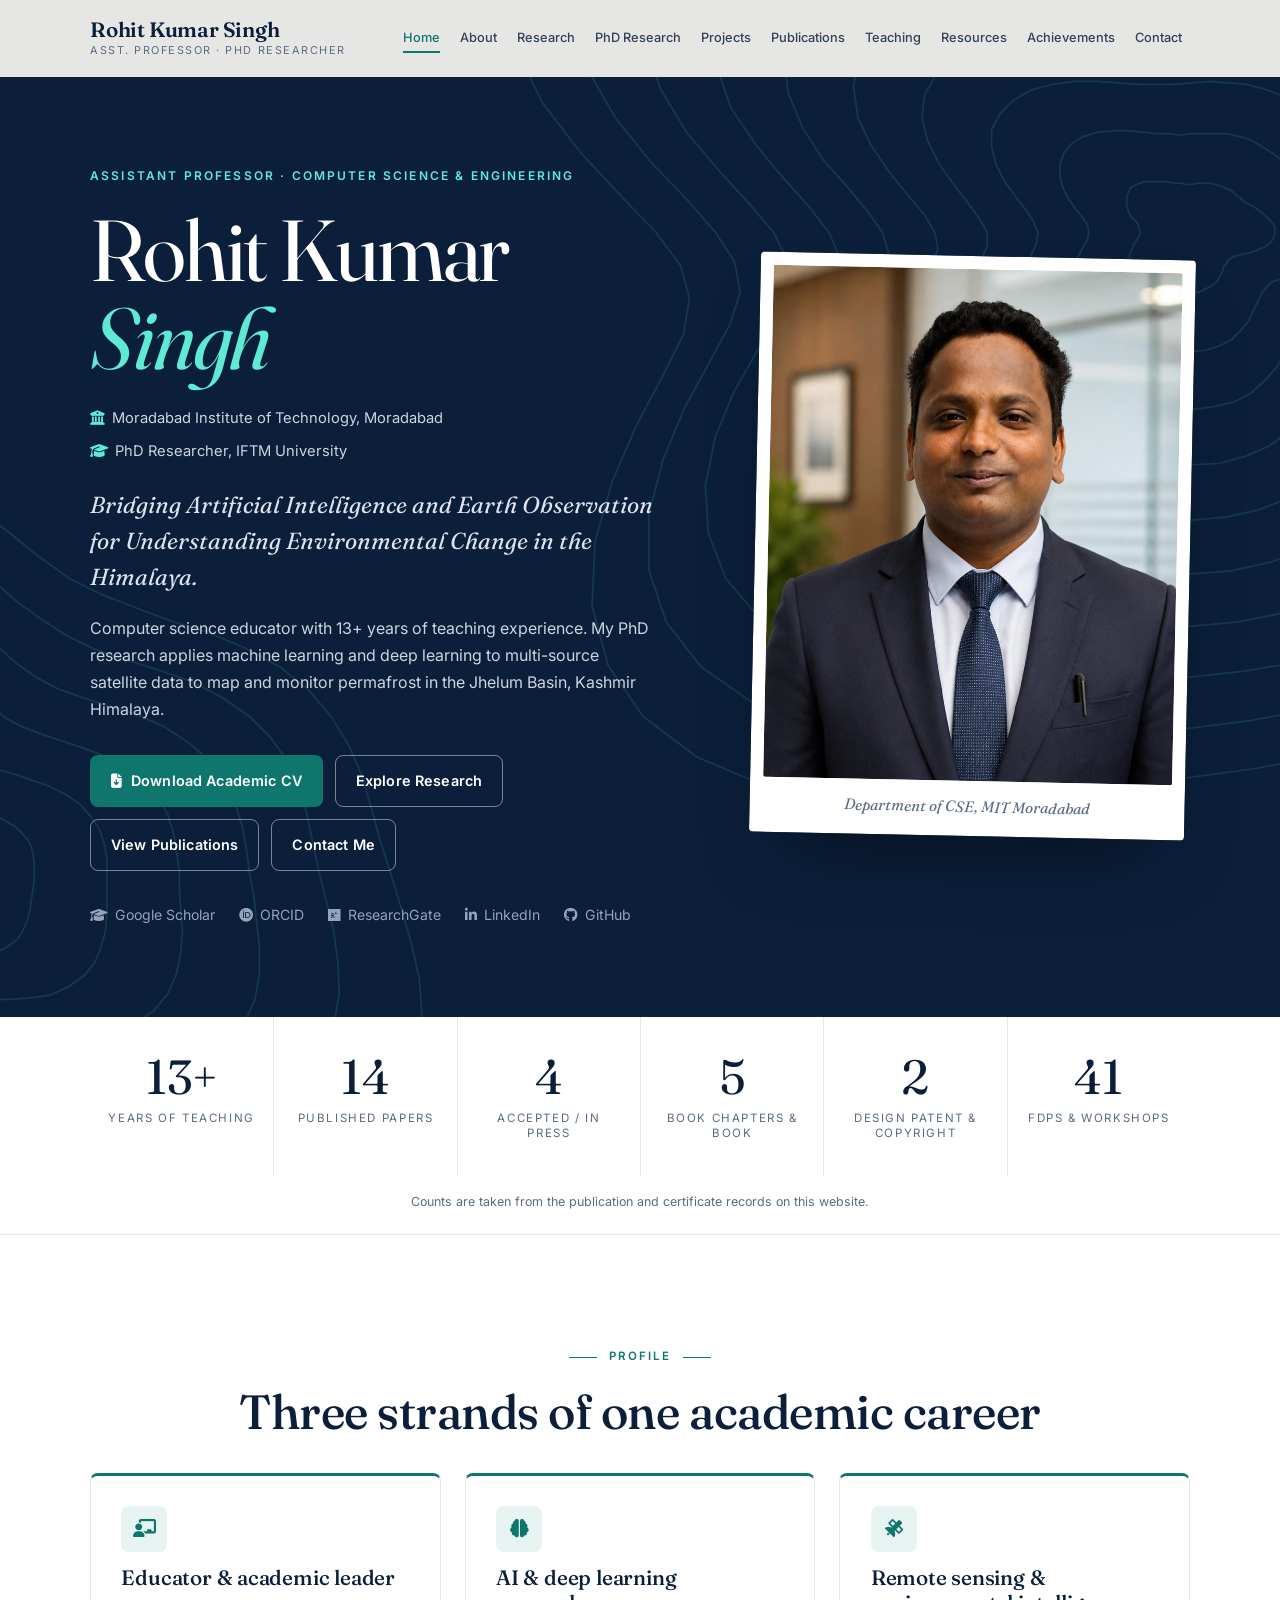
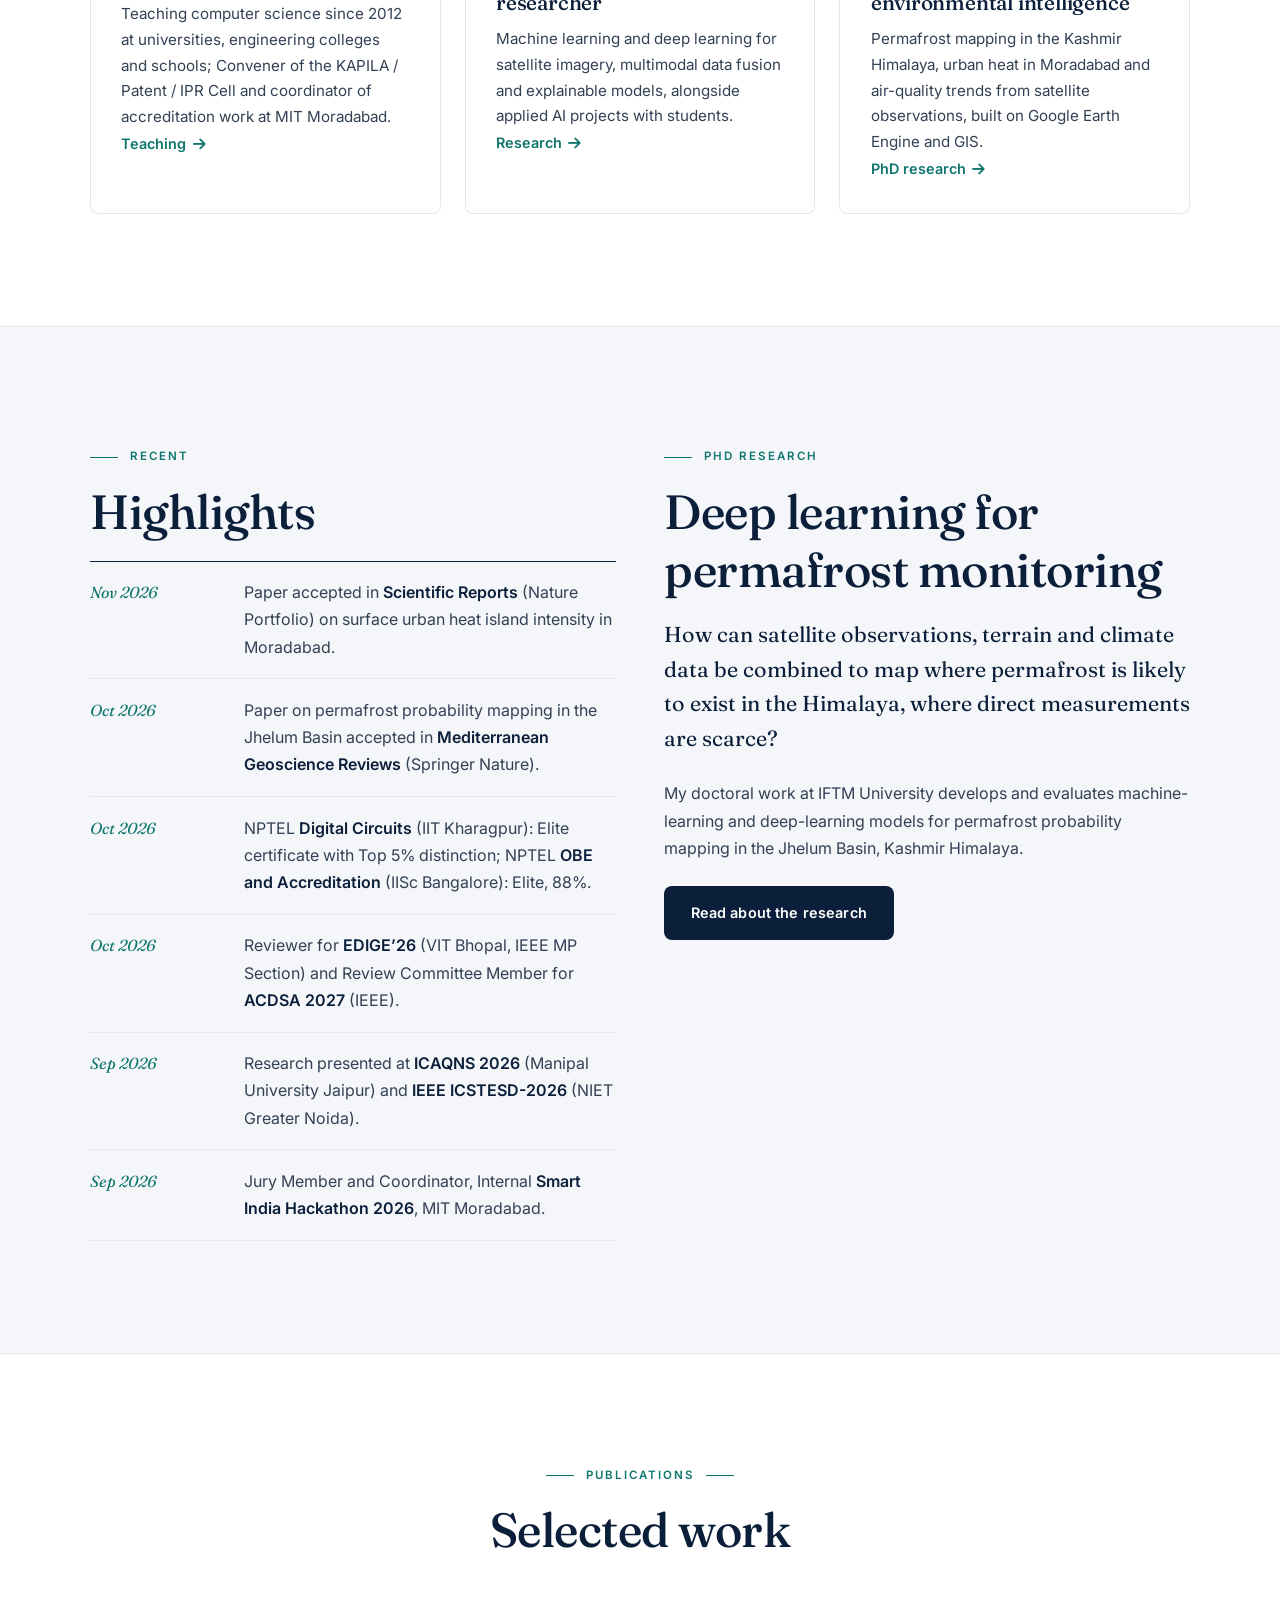
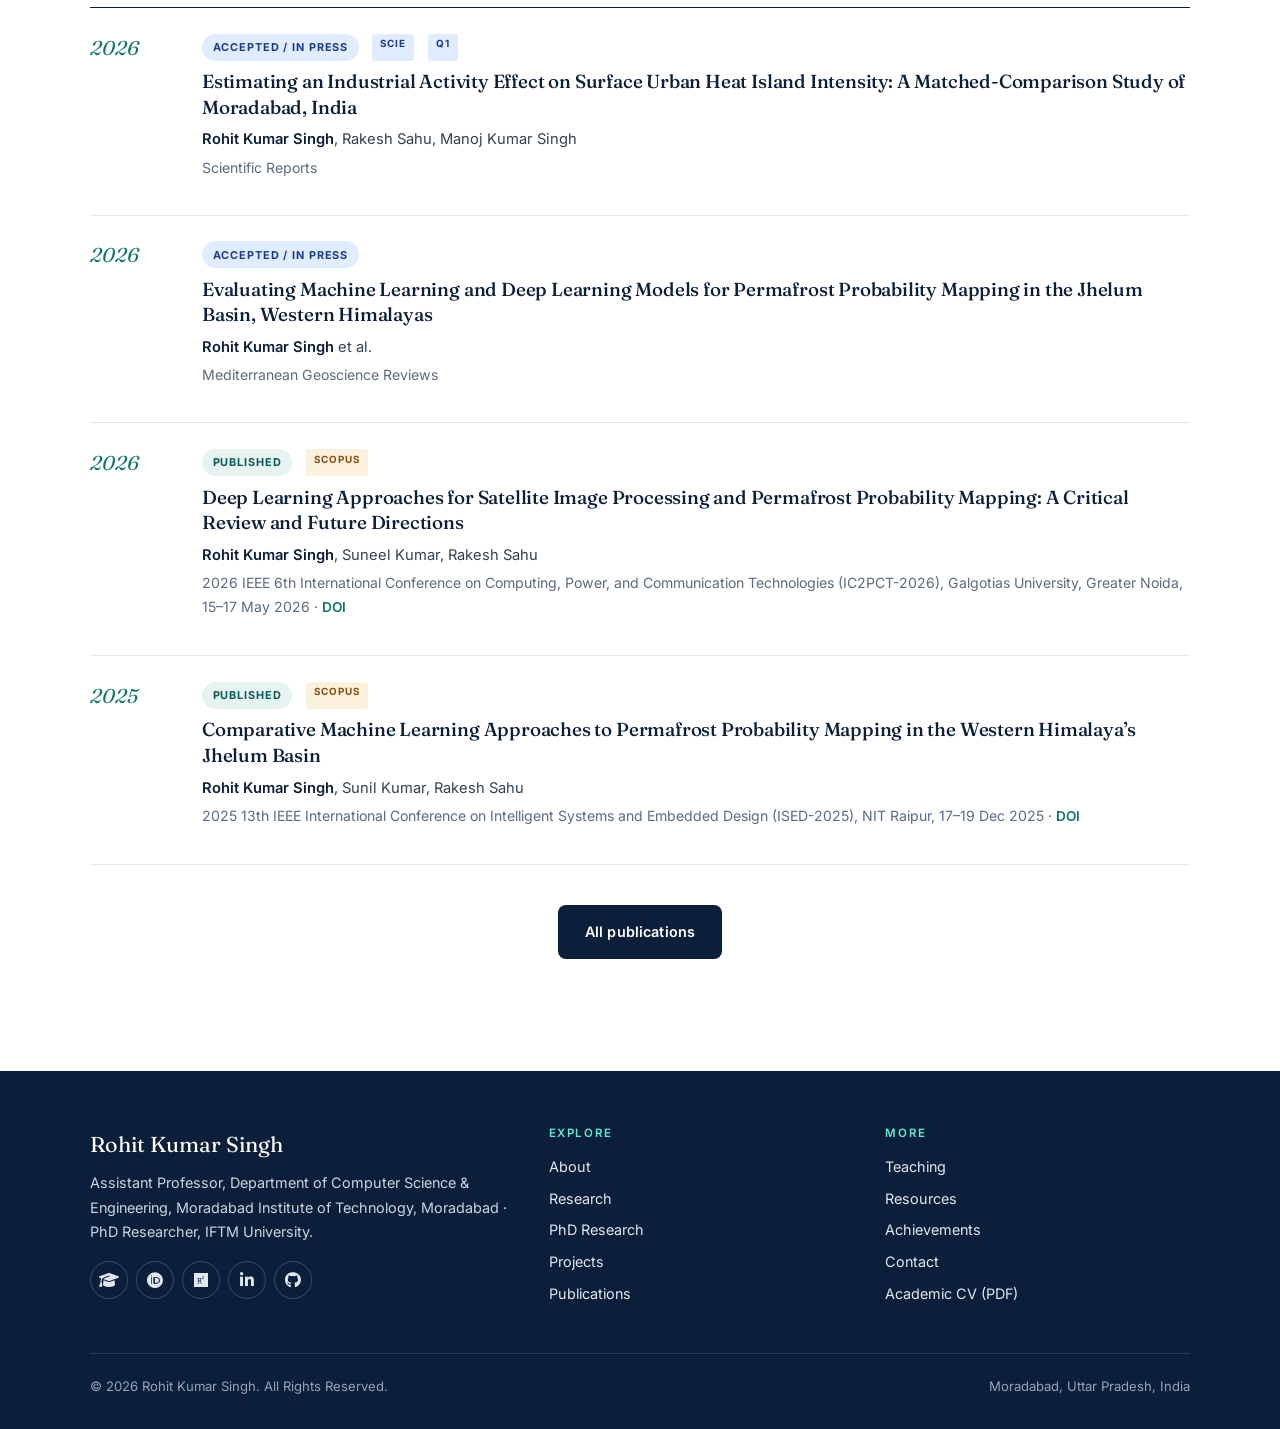
<file: index.html>
<!DOCTYPE html>
<html lang="en">
<head>
  <meta charset="UTF-8" />
  <meta name="viewport" content="width=device-width, initial-scale=1.0" />
  <title>Rohit Kumar Singh | AI &amp; Remote Sensing Researcher, Assistant Professor (CSE)</title>
  <meta name="description" content="Rohit Kumar Singh – Assistant Professor (CSE), MIT Moradabad, and PhD researcher at IFTM University working on deep learning and remote sensing for permafrost monitoring in the Himalaya." />
  <meta name="author" content="Rohit Kumar Singh" />
  <meta name="robots" content="index, follow" />
  <link rel="canonical" href="https://rohittheprofessor.netlify.app/" />
  <meta property="og:type" content="profile" />
  <meta property="og:site_name" content="Rohit Kumar Singh – Academic Portfolio" />
  <meta property="og:title" content="Rohit Kumar Singh | AI &amp; Remote Sensing Researcher, Assistant Professor (CSE)" />
  <meta property="og:description" content="Rohit Kumar Singh – Assistant Professor (CSE), MIT Moradabad, and PhD researcher at IFTM University working on deep learning and remote sensing for permafrost monitoring in the Himalaya." />
  <meta property="og:url" content="https://rohittheprofessor.netlify.app/" />
  <meta property="og:image" content="https://rohittheprofessor.netlify.app/assets/photo.jpg" />
  <meta property="og:locale" content="en_IN" />
  <meta name="twitter:card" content="summary" />
  <meta name="twitter:title" content="Rohit Kumar Singh | AI &amp; Remote Sensing Researcher, Assistant Professor (CSE)" />
  <meta name="twitter:description" content="Rohit Kumar Singh – Assistant Professor (CSE), MIT Moradabad, and PhD researcher at IFTM University working on deep learning and remote sensing for permafrost monitoring in the Himalaya." />
  <meta name="theme-color" content="#0b1f3a" />
  <link rel="icon" href="data:image/svg+xml,%3Csvg xmlns='http://www.w3.org/2000/svg' viewBox='0 0 64 64'%3E%3Crect width='64' height='64' rx='12' fill='%230b1f3a'/%3E%3Ctext x='32' y='44' font-family='Georgia,serif' font-size='34' fill='%235eead4' text-anchor='middle'%3ERS%3C/text%3E%3C/svg%3E" />
  <link rel="preconnect" href="https://fonts.googleapis.com">
  <link rel="preconnect" href="https://fonts.gstatic.com" crossorigin>
  <link href="https://fonts.googleapis.com/css2?family=Fraunces:ital,opsz,wght@0,9..144,300..700;1,9..144,300..700&family=Inter:wght@400;500;600;700&display=swap" rel="stylesheet">
  <link rel="stylesheet" href="https://cdnjs.cloudflare.com/ajax/libs/font-awesome/6.4.0/css/all.min.css" />
  <link rel="stylesheet" href="/style.css" />
  <script type="application/ld+json">{"@context": "https://schema.org", "@graph": [{"@type": "Person", "@id": "https://rohittheprofessor.netlify.app/#person", "name": "Rohit Kumar Singh", "jobTitle": "Assistant Professor, Computer Science & Engineering", "affiliation": [{"@type": "CollegeOrUniversity", "name": "Moradabad Institute of Technology, Moradabad"}, {"@type": "CollegeOrUniversity", "name": "IFTM University, Moradabad"}], "url": "https://rohittheprofessor.netlify.app/", "image": "https://rohittheprofessor.netlify.app/assets/photo.jpg", "address": {"@type": "PostalAddress", "addressLocality": "Moradabad", "addressRegion": "Uttar Pradesh", "addressCountry": "IN"}, "sameAs": ["https://scholar.google.co.in/citations?user=rX7KQU0AAAAJ&hl=en", "https://orcid.org/0009-0001-3104-0350", "https://www.researchgate.net/profile/Rohit-Singh-220/research", "https://www.linkedin.com/in/rohit-kumar-singh-1ba386183/", "https://github.com/rohittheprofessor"], "knowsAbout": ["Artificial Intelligence", "Machine Learning", "Deep Learning", "Remote Sensing", "Satellite Image Processing", "GIS", "Permafrost Monitoring", "Computer Vision", "Multimodal Learning"]}, {"@type": "WebSite", "@id": "https://rohittheprofessor.netlify.app/#website", "url": "https://rohittheprofessor.netlify.app/", "name": "Rohit Kumar Singh – Academic Portfolio"}]}</script><script type="application/ld+json">{"@context": "https://schema.org", "@type": "ProfilePage", "mainEntity": {"@id": "https://rohittheprofessor.netlify.app/#person"}}</script>
</head>
<body data-page="home">
  <a class="skip-link" href="#main">Skip to content</a>
  <nav id="navbar" aria-label="Primary">
    <div class="nav-container">
      <a class="brand" href="/" aria-label="Rohit Kumar Singh – home">
        <span class="brand-name">Rohit Kumar Singh</span>
        <span class="brand-sub">Asst. Professor · PhD Researcher</span>
      </a>
      <ul class="nav-links">
          <li><a href="/">Home</a></li>
          <li><a href="/about">About</a></li>
          <li><a href="/research">Research</a></li>
          <li><a href="/phd-research">PhD Research</a></li>
          <li><a href="/projects">Projects</a></li>
          <li><a href="/publications">Publications</a></li>
          <li><a href="/teaching">Teaching</a></li>
          <li><a href="/resources">Resources</a></li>
          <li><a href="/achievements">Achievements</a></li>
          <li><a href="/contact">Contact</a></li>
      </ul>
      <button class="hamburger" type="button" aria-label="Open menu" aria-expanded="false" aria-controls="mobile-menu"><i class="fas fa-bars"></i></button>
    </div>
  </nav>
  <div class="mobile-menu" id="mobile-menu">
    <ul>
          <li><a href="/">Home</a></li>
          <li><a href="/about">About</a></li>
          <li><a href="/research">Research</a></li>
          <li><a href="/phd-research">PhD Research</a></li>
          <li><a href="/projects">Projects</a></li>
          <li><a href="/publications">Publications</a></li>
          <li><a href="/teaching">Teaching</a></li>
          <li><a href="/resources">Resources</a></li>
          <li><a href="/achievements">Achievements</a></li>
          <li><a href="/contact">Contact</a></li>
    </ul>
  </div>
  <main id="main">
    <header class="hero">
      <svg class="hero-contours" viewBox="0 0 1400 700" preserveAspectRatio="xMidYMid slice" aria-hidden="true"><g fill="none" stroke="currentColor" stroke-width="1.2"><path d="M1137,160 L1136,164 L1134,167 L1130,170 L1125,172 L1120,174 L1115,175 L1111,176 L1108,177 L1105,179 L1104,181 L1102,183 L1101,187 L1099,190 L1097,194 L1093,197 L1089,199 L1085,201 L1080,202 L1075,201 L1070,201 L1066,199 L1061,198 L1057,196 L1053,195 L1049,193 L1045,191 L1042,188 L1039,185 L1038,182 L1037,178 L1037,175 L1039,171 L1040,168 L1042,165 L1044,162 L1044,160 L1044,158 L1043,155 L1041,152 L1038,149 L1036,145 L1035,141 L1035,136 L1036,133 L1038,129 L1042,127 L1047,125 L1052,125 L1058,125 L1063,125 L1068,126 L1072,126 L1076,127 L1080,127 L1084,126 L1088,126 L1092,126 L1096,127 L1100,128 L1104,130 L1107,131 L1110,134 L1113,136 L1115,138 L1118,140 L1122,142 L1125,144 L1129,147 L1132,150 L1135,153 L1137,156 L1137,160 Z"/><path d="M1195,160 L1193,167 L1187,174 L1179,180 L1169,184 L1159,187 L1149,190 L1141,192 L1135,194 L1131,198 L1128,202 L1125,208 L1122,214 L1119,221 L1113,228 L1107,234 L1099,238 L1090,241 L1080,242 L1070,242 L1061,240 L1052,238 L1043,236 L1034,233 L1026,230 L1017,226 L1010,222 L1003,217 L998,211 L995,204 L994,197 L995,189 L998,182 L1002,176 L1005,170 L1008,165 L1009,160 L1008,155 L1005,150 L1000,144 L995,137 L991,129 L989,121 L989,113 L992,105 L997,99 L1005,94 L1015,91 L1026,90 L1036,90 L1046,91 L1055,92 L1064,92 L1072,93 L1080,92 L1088,92 L1096,92 L1104,92 L1113,94 L1120,96 L1127,100 L1133,104 L1139,108 L1144,112 L1150,116 L1156,120 L1163,124 L1171,129 L1178,133 L1186,139 L1191,145 L1195,153 L1195,160 Z"/><path d="M1254,160 L1249,171 L1239,181 L1226,189 L1211,195 L1196,200 L1183,204 L1171,207 L1163,212 L1157,217 L1153,224 L1149,233 L1144,243 L1138,253 L1130,262 L1120,271 L1108,277 L1094,280 L1080,282 L1066,281 L1052,280 L1038,277 L1024,274 L1011,270 L998,266 L985,261 L973,254 L963,246 L956,237 L952,226 L951,215 L954,204 L959,193 L965,183 L970,174 L973,167 L974,160 L971,153 L966,145 L959,136 L951,125 L945,113 L942,101 L942,89 L948,78 L957,69 L969,62 L984,58 L999,56 L1015,56 L1029,57 L1043,58 L1056,58 L1068,58 L1080,57 L1092,56 L1105,57 L1117,58 L1129,61 L1140,65 L1150,70 L1159,76 L1167,83 L1176,89 L1184,95 L1194,101 L1205,106 L1217,113 L1229,120 L1240,128 L1249,138 L1254,149 L1254,160 Z"/><path d="M1312,160 L1304,175 L1291,187 L1273,198 L1253,207 L1233,213 L1216,218 L1202,223 L1191,229 L1184,237 L1178,247 L1173,259 L1167,272 L1159,285 L1147,297 L1133,307 L1117,314 L1099,319 L1080,320 L1061,320 L1042,318 L1024,315 L1005,312 L987,308 L969,302 L952,296 L936,287 L923,276 L914,263 L909,248 L910,233 L914,217 L921,203 L929,190 L935,179 L939,169 L939,160 L934,151 L926,140 L916,127 L906,113 L898,97 L894,81 L896,65 L904,51 L917,39 L934,31 L953,26 L974,23 L994,23 L1013,23 L1031,23 L1047,23 L1064,22 L1080,21 L1097,20 L1113,21 L1130,23 L1145,28 L1159,34 L1172,42 L1184,50 L1195,59 L1206,67 L1218,74 L1232,81 L1248,88 L1265,96 L1282,106 L1296,117 L1307,130 L1313,145 L1312,160 Z"/><path d="M1370,160 L1359,178 L1341,194 L1318,207 L1293,217 L1269,225 L1248,232 L1232,239 L1220,247 L1211,257 L1205,270 L1198,285 L1190,301 L1179,317 L1164,331 L1146,343 L1126,351 L1103,356 L1080,358 L1057,358 L1033,356 L1010,353 L987,350 L963,346 L940,340 L918,332 L898,321 L882,307 L872,289 L867,270 L868,250 L875,231 L884,213 L894,197 L901,183 L905,171 L903,160 L896,148 L885,135 L872,119 L859,100 L850,81 L847,60 L850,41 L861,24 L878,10 L899,0 L923,-6 L948,-9 L973,-10 L996,-11 L1018,-12 L1039,-13 L1059,-15 L1080,-16 L1101,-17 L1122,-16 L1142,-12 L1161,-5 L1178,4 L1194,14 L1208,25 L1222,35 L1236,45 L1252,53 L1271,61 L1291,70 L1314,79 L1335,91 L1354,106 L1367,123 L1372,141 L1370,160 Z"/><path d="M1427,160 L1412,182 L1389,200 L1362,216 L1332,228 L1305,238 L1281,246 L1263,255 L1249,265 L1240,278 L1232,294 L1224,312 L1214,331 L1199,350 L1181,366 L1159,378 L1134,387 L1107,393 L1080,395 L1052,395 L1024,394 L996,392 L967,389 L938,385 L910,378 L883,368 L859,355 L841,337 L830,316 L825,292 L828,268 L837,244 L848,222 L860,204 L868,188 L871,174 L867,160 L857,146 L843,129 L826,110 L812,88 L802,64 L799,40 L805,17 L819,-3 L840,-18 L865,-29 L894,-37 L923,-41 L952,-43 L979,-45 L1005,-47 L1030,-50 L1055,-53 L1080,-55 L1105,-55 L1130,-52 L1155,-46 L1177,-37 L1197,-26 L1215,-13 L1231,-0 L1248,12 L1266,23 L1286,32 L1310,41 L1336,51 L1364,62 L1390,76 L1412,94 L1426,115 L1432,137 L1427,160 Z"/><path d="M1483,160 L1464,185 L1437,207 L1404,224 L1371,238 L1340,250 L1314,260 L1294,271 L1280,284 L1269,300 L1261,319 L1251,340 L1237,362 L1220,382 L1198,399 L1172,413 L1142,422 L1112,428 L1080,431 L1048,432 L1015,432 L982,431 L948,429 L913,425 L879,418 L848,406 L820,389 L800,367 L788,342 L785,313 L790,284 L800,257 L814,232 L827,210 L835,192 L837,176 L830,160 L817,143 L799,123 L780,100 L763,75 L753,47 L751,19 L760,-6 L777,-28 L802,-46 L833,-58 L866,-67 L899,-72 L931,-76 L962,-80 L992,-84 L1021,-88 L1050,-92 L1080,-94 L1110,-93 L1139,-89 L1167,-80 L1192,-68 L1215,-54 L1235,-39 L1254,-24 L1273,-11 L1295,1 L1320,11 L1350,20 L1382,31 L1415,44 L1446,61 L1471,82 L1486,107 L1491,133 L1483,160 Z"/><path d="M1538,160 L1515,188 L1482,213 L1445,233 L1408,248 L1375,262 L1347,274 L1326,288 L1311,304 L1300,323 L1290,345 L1277,369 L1261,392 L1240,414 L1214,432 L1184,447 L1151,456 L1116,462 L1080,466 L1044,468 L1006,470 L968,470 L928,470 L887,466 L848,458 L812,444 L781,424 L759,398 L747,367 L745,334 L752,300 L765,269 L781,241 L794,217 L802,196 L801,178 L792,160 L775,140 L754,117 L732,91 L714,61 L704,30 L704,-1 L716,-29 L737,-53 L766,-72 L801,-87 L837,-97 L874,-104 L910,-110 L945,-115 L978,-121 L1012,-127 L1046,-131 L1080,-133 L1114,-131 L1148,-125 L1179,-114 L1207,-99 L1232,-82 L1255,-64 L1276,-47 L1299,-33 L1325,-21 L1355,-11 L1390,-1 L1429,11 L1467,26 L1502,46 L1530,71 L1546,99 L1549,130 L1538,160 Z"/><path d="M1592,160 L1564,191 L1527,218 L1486,241 L1446,259 L1410,274 L1381,289 L1360,305 L1344,324 L1332,346 L1319,371 L1305,398 L1285,423 L1260,446 L1230,465 L1195,479 L1158,489 L1120,496 L1080,501 L1039,505 L997,508 L953,511 L907,511 L861,508 L816,499 L775,482 L742,459 L718,428 L706,392 L706,354 L716,316 L731,280 L748,249 L762,223 L769,201 L765,180 L752,160 L732,137 L707,111 L683,81 L664,48 L655,13 L658,-20 L673,-51 L698,-78 L731,-98 L769,-114 L810,-126 L850,-135 L889,-144 L927,-152 L964,-160 L1002,-167 L1041,-172 L1080,-173 L1119,-170 L1156,-161 L1191,-146 L1222,-128 L1249,-108 L1273,-88 L1298,-70 L1324,-56 L1355,-44 L1391,-33 L1432,-23 L1477,-10 L1521,8 L1560,31 L1590,59 L1606,91 L1606,126 L1592,160 Z"/><path d="M1644,160 L1611,194 L1570,224 L1526,248 L1483,269 L1446,286 L1416,304 L1394,323 L1378,345 L1364,371 L1350,398 L1332,426 L1309,453 L1279,477 L1245,496 L1207,510 L1166,521 L1124,529 L1080,535 L1035,542 L988,548 L938,552 L886,554 L834,551 L784,540 L739,521 L702,493 L678,458 L667,417 L669,373 L681,331 L698,292 L716,258 L730,230 L734,205 L728,183 L711,160 L687,135 L659,105 L633,71 L615,35 L607,-3 L613,-40 L631,-73 L660,-101 L697,-124 L739,-141 L782,-155 L825,-167 L867,-178 L908,-189 L950,-199 L992,-208 L1036,-213 L1080,-214 L1123,-208 L1165,-196 L1202,-178 L1235,-156 L1265,-133 L1292,-112 L1319,-93 L1350,-78 L1385,-66 L1428,-56 L1476,-45 L1527,-31 L1576,-11 L1619,15 L1649,47 L1665,84 L1663,122 L1644,160 Z"/><path d="M232,600 L232,603 L231,607 L231,610 L230,613 L229,617 L227,620 L225,623 L222,626 L218,628 L213,629 L208,630 L203,629 L198,628 L193,627 L189,626 L186,625 L183,625 L180,626 L177,628 L173,630 L168,633 L163,635 L157,636 L152,636 L146,636 L142,634 L138,631 L135,628 L134,624 L133,620 L132,616 L132,613 L132,610 L131,606 L131,603 L131,600 L132,597 L133,594 L135,591 L138,589 L141,586 L144,585 L147,583 L149,581 L151,579 L153,576 L155,573 L157,570 L159,566 L162,563 L165,560 L170,558 L175,557 L180,557 L185,559 L189,561 L193,564 L196,568 L198,571 L201,573 L203,576 L206,577 L209,578 L213,580 L217,581 L221,582 L225,585 L228,587 L230,590 L232,593 L232,597 L232,600 Z"/><path d="M283,600 L283,607 L282,613 L281,620 L280,627 L278,634 L275,641 L271,647 L264,652 L256,656 L246,658 L236,659 L225,658 L215,656 L206,653 L199,651 L192,650 L186,651 L180,653 L173,657 L165,662 L156,666 L145,670 L134,673 L123,673 L113,671 L104,667 L97,661 L92,655 L88,647 L86,640 L85,633 L84,626 L83,619 L82,613 L81,606 L82,600 L83,594 L86,588 L91,582 L96,577 L103,573 L109,570 L114,566 L119,562 L123,558 L126,552 L129,546 L132,539 L137,532 L143,525 L151,519 L160,515 L170,514 L180,515 L190,518 L198,523 L205,530 L211,536 L217,542 L221,547 L226,551 L232,554 L239,556 L247,559 L255,561 L263,565 L270,569 L275,574 L280,580 L282,587 L283,593 L283,600 Z"/><path d="M333,600 L333,610 L333,620 L333,630 L332,641 L329,652 L325,662 L318,671 L307,679 L294,685 L279,687 L263,688 L247,686 L232,682 L219,679 L207,676 L198,675 L189,677 L180,681 L170,687 L158,694 L143,701 L128,706 L111,709 L95,709 L80,706 L67,700 L57,691 L49,681 L44,671 L40,660 L37,649 L35,639 L32,629 L31,619 L30,610 L31,600 L34,591 L39,582 L47,574 L56,566 L65,560 L75,555 L83,550 L90,544 L95,537 L99,528 L103,518 L108,507 L115,496 L124,486 L136,477 L150,472 L165,471 L180,473 L194,478 L207,486 L218,496 L227,505 L234,513 L242,520 L250,526 L259,530 L270,533 L281,537 L293,541 L305,547 L315,554 L322,562 L328,571 L331,580 L333,590 L333,600 Z"/><path d="M383,600 L383,613 L384,627 L385,641 L384,655 L381,670 L375,684 L365,696 L351,706 L332,713 L311,716 L289,716 L268,713 L248,708 L231,703 L216,700 L204,700 L192,703 L180,709 L166,718 L150,727 L131,736 L110,743 L88,746 L67,745 L47,740 L31,732 L18,720 L8,707 L0,693 L-6,679 L-11,666 L-15,653 L-19,639 L-22,626 L-23,613 L-21,600 L-16,587 L-8,575 L3,565 L16,556 L30,548 L42,541 L53,534 L61,526 L67,516 L71,504 L76,490 L83,475 L92,460 L104,446 L121,436 L139,429 L160,428 L180,432 L199,440 L216,450 L230,463 L242,474 L252,485 L263,494 L274,500 L287,505 L302,510 L317,515 L333,521 L347,529 L359,538 L369,549 L375,561 L379,574 L381,587 L383,600 Z"/><path d="M431,600 L434,616 L436,633 L438,651 L438,670 L435,688 L427,706 L413,721 L394,733 L370,741 L343,744 L315,743 L288,739 L264,733 L243,727 L225,724 L210,725 L195,730 L180,738 L162,750 L142,762 L118,772 L92,780 L65,783 L39,781 L15,774 L-4,763 L-21,749 L-33,733 L-43,716 L-52,699 L-59,683 L-66,666 L-71,650 L-75,633 L-76,617 L-73,600 L-66,584 L-54,569 L-39,557 L-22,546 L-5,536 L10,527 L23,518 L32,508 L38,495 L43,479 L49,461 L57,442 L68,423 L85,406 L105,394 L129,387 L155,386 L180,392 L203,402 L224,415 L241,430 L257,444 L270,456 L284,466 L299,474 L316,480 L334,486 L354,492 L372,500 L389,511 L403,523 L414,537 L421,552 L426,568 L429,584 L431,600 Z"/><path d="M479,600 L484,620 L489,640 L492,662 L493,684 L489,707 L479,728 L462,746 L437,760 L408,769 L374,771 L340,769 L308,764 L279,757 L254,751 L234,748 L216,750 L199,757 L180,768 L158,782 L133,797 L104,809 L73,817 L42,819 L12,816 L-16,807 L-39,793 L-58,776 L-74,758 L-87,738 L-98,719 L-109,700 L-118,680 L-125,661 L-130,641 L-131,620 L-126,600 L-115,581 L-99,564 L-80,548 L-59,536 L-39,525 L-21,514 L-7,503 L2,490 L9,473 L14,453 L20,431 L30,407 L44,385 L65,365 L90,352 L119,345 L150,345 L180,353 L208,365 L232,381 L253,398 L271,414 L289,427 L306,438 L325,447 L346,454 L368,461 L391,469 L412,480 L431,493 L446,508 L458,525 L466,543 L471,562 L475,581 L479,600 Z"/><path d="M528,600 L535,623 L542,647 L548,673 L550,700 L545,726 L532,751 L510,771 L480,787 L444,796 L404,798 L364,795 L327,788 L294,780 L266,775 L242,773 L222,776 L202,786 L180,800 L154,816 L125,832 L91,846 L55,854 L19,855 L-15,850 L-46,839 L-72,823 L-95,804 L-114,783 L-130,761 L-145,739 L-159,717 L-171,695 L-181,672 L-186,648 L-186,624 L-178,600 L-164,578 L-144,558 L-120,541 L-95,526 L-71,513 L-51,501 L-37,488 L-27,471 L-21,451 L-16,427 L-9,400 L3,372 L20,346 L45,325 L75,310 L109,303 L145,305 L180,315 L212,330 L240,348 L265,366 L286,383 L307,398 L329,409 L352,418 L376,427 L402,435 L428,446 L452,459 L472,475 L488,494 L500,514 L509,535 L515,556 L521,578 L528,600 Z"/></g></svg>
      <div class="container hero-grid">
        <div class="hero-text">
          <p class="hero-eyebrow">Assistant Professor · Computer Science &amp; Engineering</p>
          <h1 class="hero-title">Rohit Kumar <em>Singh</em></h1>
          <div class="hero-affil">
            <span><i class="fas fa-building-columns"></i> Moradabad Institute of Technology, Moradabad</span>
            <span><i class="fas fa-graduation-cap"></i> PhD Researcher, IFTM University</span>
          </div>
          <p class="hero-tagline">Bridging Artificial Intelligence and Earth Observation for Understanding Environmental Change in the Himalaya.</p>
          <p class="hero-intro">Computer science educator with 13+ years of teaching experience. My PhD research applies machine learning and deep learning to multi-source satellite data to map and monitor permafrost in the Jhelum Basin, Kashmir Himalaya.</p>
          <div class="hero-cta">
            <a class="btn btn-teal" href="/assets/cv.pdf" target="_blank" rel="noopener"><i class="fas fa-file-arrow-down"></i> Download Academic CV</a>
            <a class="btn btn-ghost-light" href="/research">Explore Research</a>
            <a class="btn btn-ghost-light" href="/publications">View Publications</a>
            <a class="btn btn-ghost-light" href="/contact">Contact Me</a>
          </div>
          <div class="hero-meta">
            <a href="https://scholar.google.co.in/citations?user=rX7KQU0AAAAJ&hl=en" target="_blank" rel="noopener noreferrer"><i class="fas fa-graduation-cap"></i> Google Scholar</a>
            <a href="https://orcid.org/0009-0001-3104-0350" target="_blank" rel="noopener noreferrer"><i class="fab fa-orcid"></i> ORCID</a>
            <a href="https://www.researchgate.net/profile/Rohit-Singh-220/research" target="_blank" rel="noopener noreferrer"><i class="fab fa-researchgate"></i> ResearchGate</a>
            <a href="https://www.linkedin.com/in/rohit-kumar-singh-1ba386183/" target="_blank" rel="noopener noreferrer"><i class="fab fa-linkedin-in"></i> LinkedIn</a>
            <a href="https://github.com/rohittheprofessor" target="_blank" rel="noopener noreferrer"><i class="fab fa-github"></i> GitHub</a>
          </div>
        </div>
        <div class="hero-portrait">
          <figure>
            <img src="/assets/photo.jpg" alt="Portrait of Rohit Kumar Singh" width="800" height="1000" fetchpriority="high">
            <figcaption>Department of CSE, MIT Moradabad</figcaption>
          </figure>
        </div>
      </div>
    </header>

    <section class="stats-strip" aria-label="Academic statistics">
      <div class="container stats-grid stats-6"><div><div class="stat-num">13+</div><div class="stat-label">Years of teaching</div></div><div><div class="stat-num">14</div><div class="stat-label">Published papers</div></div><div><div class="stat-num">4</div><div class="stat-label">Accepted / in press</div></div><div><div class="stat-num">5</div><div class="stat-label">Book chapters & book</div></div><div><div class="stat-num">2</div><div class="stat-label">Design patent & copyright</div></div><div><div class="stat-num">41</div><div class="stat-label">FDPs & workshops</div></div></div>
      <p class="stat-note container">Counts are taken from the publication and certificate records on this website.</p>
    </section>

    <section class="fade-in">
      <div class="container">
        <div class="section-head text-center">
          <span class="section-label">PROFILE</span>
          <h2 class="section-title">Three strands of one academic career</h2>
        </div>
        <div class="identity-grid">
          <div class="identity"><div class="card-icon"><i class="fas fa-chalkboard-user"></i></div>
            <h3>Educator &amp; academic leader</h3>
            <p>Teaching computer science since 2012 at universities, engineering colleges and schools; Convener of the KAPILA / Patent / IPR Cell and coordinator of accreditation work at MIT Moradabad.</p>
            <a class="card-link" href="/teaching">Teaching <i class="fas fa-arrow-right"></i></a></div>
          <div class="identity"><div class="card-icon"><i class="fas fa-brain"></i></div>
            <h3>AI &amp; deep learning researcher</h3>
            <p>Machine learning and deep learning for satellite imagery, multimodal data fusion and explainable models, alongside applied AI projects with students.</p>
            <a class="card-link" href="/research">Research <i class="fas fa-arrow-right"></i></a></div>
          <div class="identity"><div class="card-icon"><i class="fas fa-satellite"></i></div>
            <h3>Remote sensing &amp; environmental intelligence</h3>
            <p>Permafrost mapping in the Kashmir Himalaya, urban heat in Moradabad and air-quality trends from satellite observations, built on Google Earth Engine and GIS.</p>
            <a class="card-link" href="/phd-research">PhD research <i class="fas fa-arrow-right"></i></a></div>
        </div>
      </div>
    </section>

    <section class="bg-light fade-in">
      <div class="container two-col">
        <div>
          <span class="section-label">RECENT</span>
          <h2 class="section-title">Highlights</h2>
          <ul class="highlights"><li><span class="hl-date">Nov 2026</span><span class="hl-text">Paper accepted in <strong>Scientific Reports</strong> (Nature Portfolio) on surface urban heat island intensity in Moradabad.</span></li><li><span class="hl-date">Oct 2026</span><span class="hl-text">Paper on permafrost probability mapping in the Jhelum Basin accepted in <strong>Mediterranean Geoscience Reviews</strong> (Springer Nature).</span></li><li><span class="hl-date">Oct 2026</span><span class="hl-text">NPTEL <strong>Digital Circuits</strong> (IIT Kharagpur): Elite certificate with Top 5% distinction; NPTEL <strong>OBE and Accreditation</strong> (IISc Bangalore): Elite, 88%.</span></li><li><span class="hl-date">Oct 2026</span><span class="hl-text">Reviewer for <strong>EDIGE’26</strong> (VIT Bhopal, IEEE MP Section) and Review Committee Member for <strong>ACDSA 2027</strong> (IEEE).</span></li><li><span class="hl-date">Sep 2026</span><span class="hl-text">Research presented at <strong>ICAQNS 2026</strong> (Manipal University Jaipur) and <strong>IEEE ICSTESD-2026</strong> (NIET Greater Noida).</span></li><li><span class="hl-date">Sep 2026</span><span class="hl-text">Jury Member and Coordinator, Internal <strong>Smart India Hackathon 2026</strong>, MIT Moradabad.</span></li></ul>
        </div>
        <div>
          <span class="section-label">PHD RESEARCH</span>
          <h2 class="section-title">Deep learning for permafrost monitoring</h2>
          <p class="lead-text">How can satellite observations, terrain and climate data be combined to map where permafrost is likely to exist in the Himalaya, where direct measurements are scarce?</p>
          <p>My doctoral work at IFTM University develops and evaluates machine-learning and deep-learning models for permafrost probability mapping in the Jhelum Basin, Kashmir Himalaya.</p>
          <div class="button-group" style="justify-content:flex-start;margin-top:1.5rem">
            <a class="btn btn-primary" href="/phd-research">Read about the research</a>
          </div>
        </div>
      </div>
    </section>

    <section class="fade-in">
      <div class="container">
        <span class="section-label text-center-block">PUBLICATIONS</span>
        <h2 class="section-title text-center">Selected work</h2>
        <div class="academic-list mt-large">
        <div class="academic-row">
          <div class="academic-year">2026</div>
          <div class="academic-content">
            <div class="pub-meta"><span class="chip chip-accepted">Accepted / in press</span><span class="pub-tag scie">SCIE</span><span class="pub-tag q1">Q1</span></div>
            <h3 class="paper-title">Estimating an Industrial Activity Effect on Surface Urban Heat Island Intensity: A Matched-Comparison Study of Moradabad, India</h3>
            <p class="paper-authors"><strong>Rohit Kumar Singh</strong>, Rakesh Sahu, Manoj Kumar Singh</p>
            <p class="paper-venue">Scientific Reports</p>
          </div>
        </div>
        <div class="academic-row">
          <div class="academic-year">2026</div>
          <div class="academic-content">
            <div class="pub-meta"><span class="chip chip-accepted">Accepted / in press</span></div>
            <h3 class="paper-title">Evaluating Machine Learning and Deep Learning Models for Permafrost Probability Mapping in the Jhelum Basin, Western Himalayas</h3>
            <p class="paper-authors"><strong>Rohit Kumar Singh</strong> et al.</p>
            <p class="paper-venue">Mediterranean Geoscience Reviews</p>
          </div>
        </div>
        <div class="academic-row">
          <div class="academic-year">2026</div>
          <div class="academic-content">
            <div class="pub-meta"><span class="chip chip-published">Published</span><span class="pub-tag scopus">Scopus</span></div>
            <h3 class="paper-title">Deep Learning Approaches for Satellite Image Processing and Permafrost Probability Mapping: A Critical Review and Future Directions</h3>
            <p class="paper-authors"><strong>Rohit Kumar Singh</strong>, Suneel Kumar, Rakesh Sahu</p>
            <p class="paper-venue">2026 IEEE 6th International Conference on Computing, Power, and Communication Technologies (IC2PCT-2026), Galgotias University, Greater Noida, 15–17 May 2026 · <a class="paper-link" href="https://doi.org/10.1109/IC2PCT68894.2026.11584416" target="_blank" rel="noopener noreferrer">DOI</a></p>
          </div>
        </div>
        <div class="academic-row">
          <div class="academic-year">2025</div>
          <div class="academic-content">
            <div class="pub-meta"><span class="chip chip-published">Published</span><span class="pub-tag scopus">Scopus</span></div>
            <h3 class="paper-title">Comparative Machine Learning Approaches to Permafrost Probability Mapping in the Western Himalaya’s Jhelum Basin</h3>
            <p class="paper-authors"><strong>Rohit Kumar Singh</strong>, Sunil Kumar, Rakesh Sahu</p>
            <p class="paper-venue">2025 13th IEEE International Conference on Intelligent Systems and Embedded Design (ISED-2025), NIT Raipur, 17–19 Dec 2025 · <a class="paper-link" href="https://doi.org/10.1109/ISED67359.2025.11405315" target="_blank" rel="noopener noreferrer">DOI</a></p>
          </div>
        </div>
        </div>
        <div class="text-center" style="margin-top:2.5rem">
          <a class="btn btn-primary" href="/publications">All publications</a>
        </div>
      </div>
    </section>

  </main>
  <footer class="site-footer">
    <div class="container">
      <div class="footer-grid">
        <div>
          <div class="footer-brand">Rohit Kumar Singh</div>
          <p>Assistant Professor, Department of Computer Science &amp; Engineering, Moradabad Institute of Technology, Moradabad · PhD Researcher, IFTM University.</p>
          <div class="footer-social">
            <a href="https://scholar.google.co.in/citations?user=rX7KQU0AAAAJ&hl=en" target="_blank" rel="noopener noreferrer" aria-label="Google Scholar"><i class="fas fa-graduation-cap"></i></a>
            <a href="https://orcid.org/0009-0001-3104-0350" target="_blank" rel="noopener noreferrer" aria-label="ORCID"><i class="fab fa-orcid"></i></a>
            <a href="https://www.researchgate.net/profile/Rohit-Singh-220/research" target="_blank" rel="noopener noreferrer" aria-label="ResearchGate"><i class="fab fa-researchgate"></i></a>
            <a href="https://www.linkedin.com/in/rohit-kumar-singh-1ba386183/" target="_blank" rel="noopener noreferrer" aria-label="LinkedIn"><i class="fab fa-linkedin-in"></i></a>
            <a href="https://github.com/rohittheprofessor" target="_blank" rel="noopener noreferrer" aria-label="GitHub"><i class="fab fa-github"></i></a>
          </div>
        </div>
        <div><h4>Explore</h4><ul><li><a href="/about">About</a></li><li><a href="/research">Research</a></li><li><a href="/phd-research">PhD Research</a></li><li><a href="/projects">Projects</a></li><li><a href="/publications">Publications</a></li></ul></div>
        <div><h4>More</h4><ul><li><a href="/teaching">Teaching</a></li><li><a href="/resources">Resources</a></li><li><a href="/achievements">Achievements</a></li><li><a href="/contact">Contact</a></li><li><a href="/assets/cv.pdf" target="_blank" rel="noopener">Academic CV (PDF)</a></li></ul></div>
      </div>
      <div class="footer-bottom">
        <span>&copy; <span class="js-year">2026</span> Rohit Kumar Singh. All Rights Reserved.</span>
        <span>Moradabad, Uttar Pradesh, India</span>
      </div>
    </div>
  </footer>
  <div id="imageModal" class="img-modal" role="dialog" aria-label="Certificate preview">
    <button class="close-modal" type="button" aria-label="Close preview">&times;</button>
    <img class="modal-content" id="modalImg" alt="">
  </div>
  <script src="/script.js"></script>
</body>
</html>
</file>
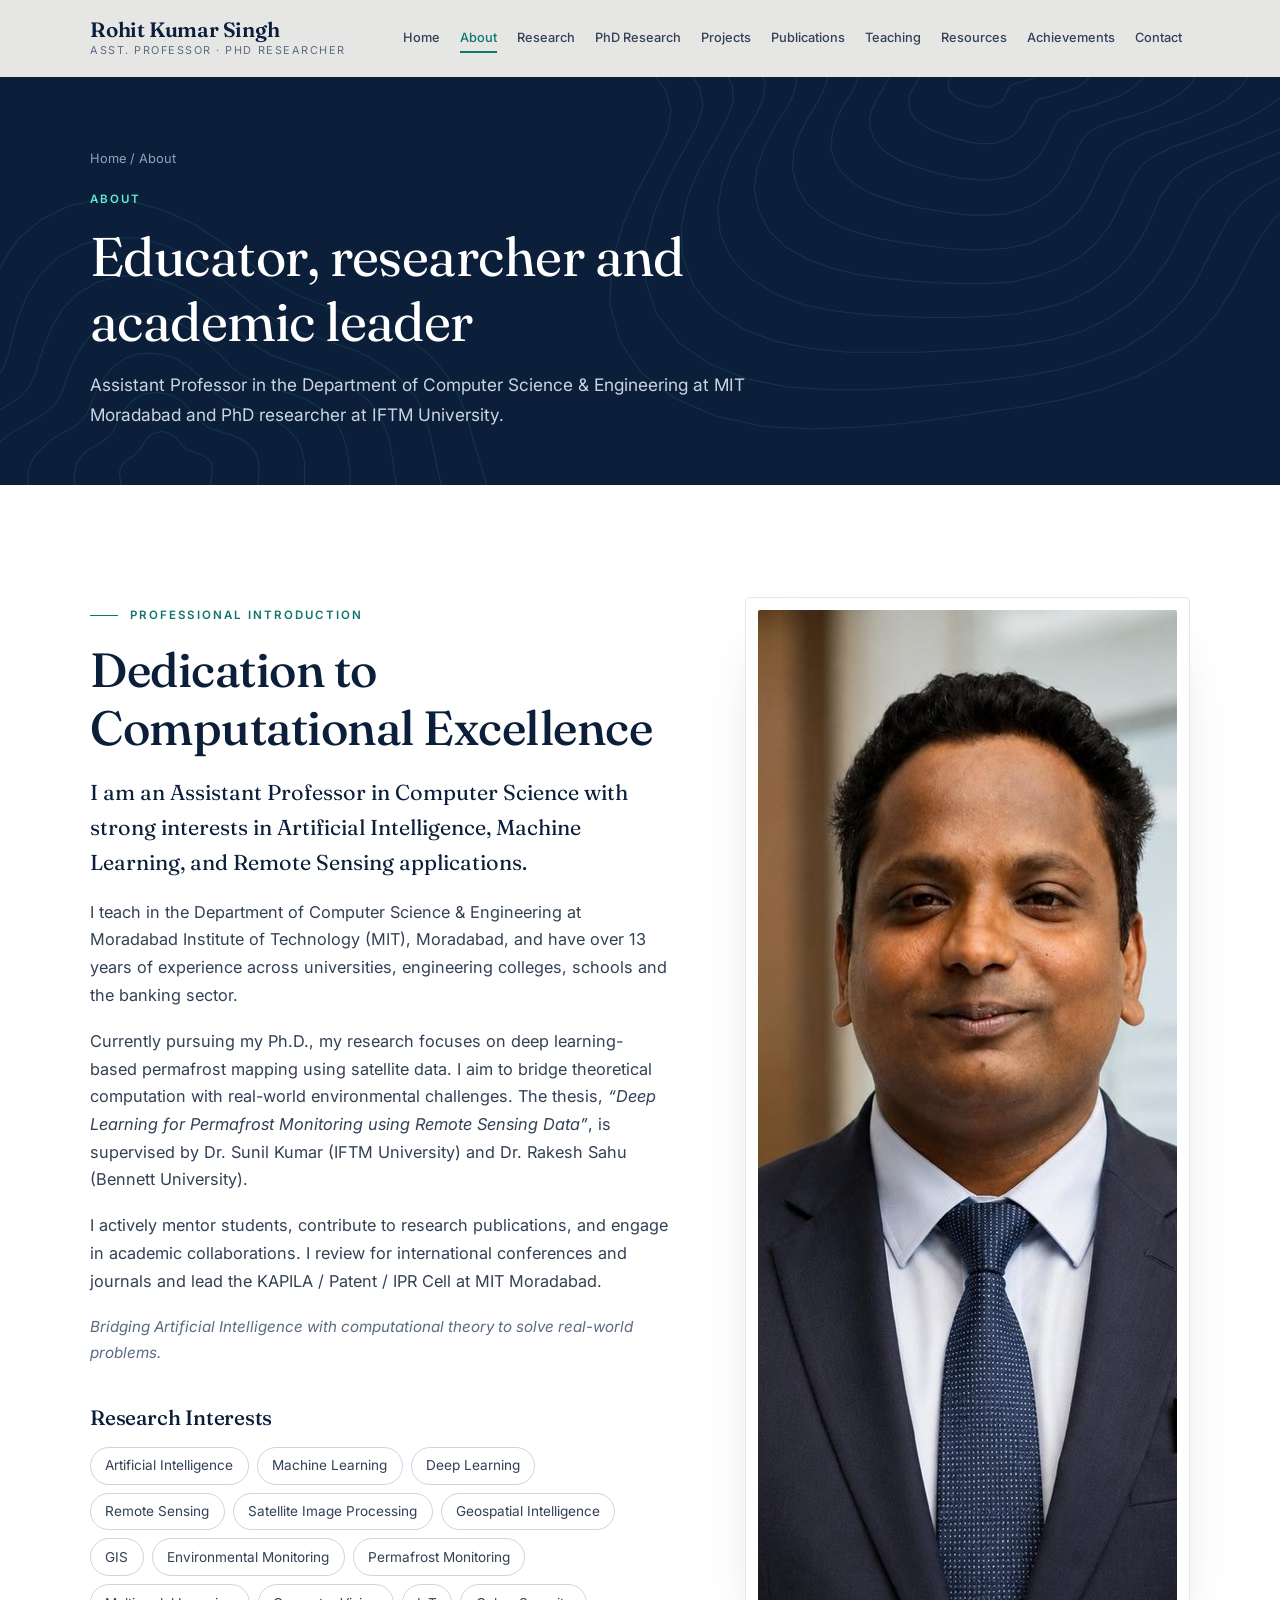
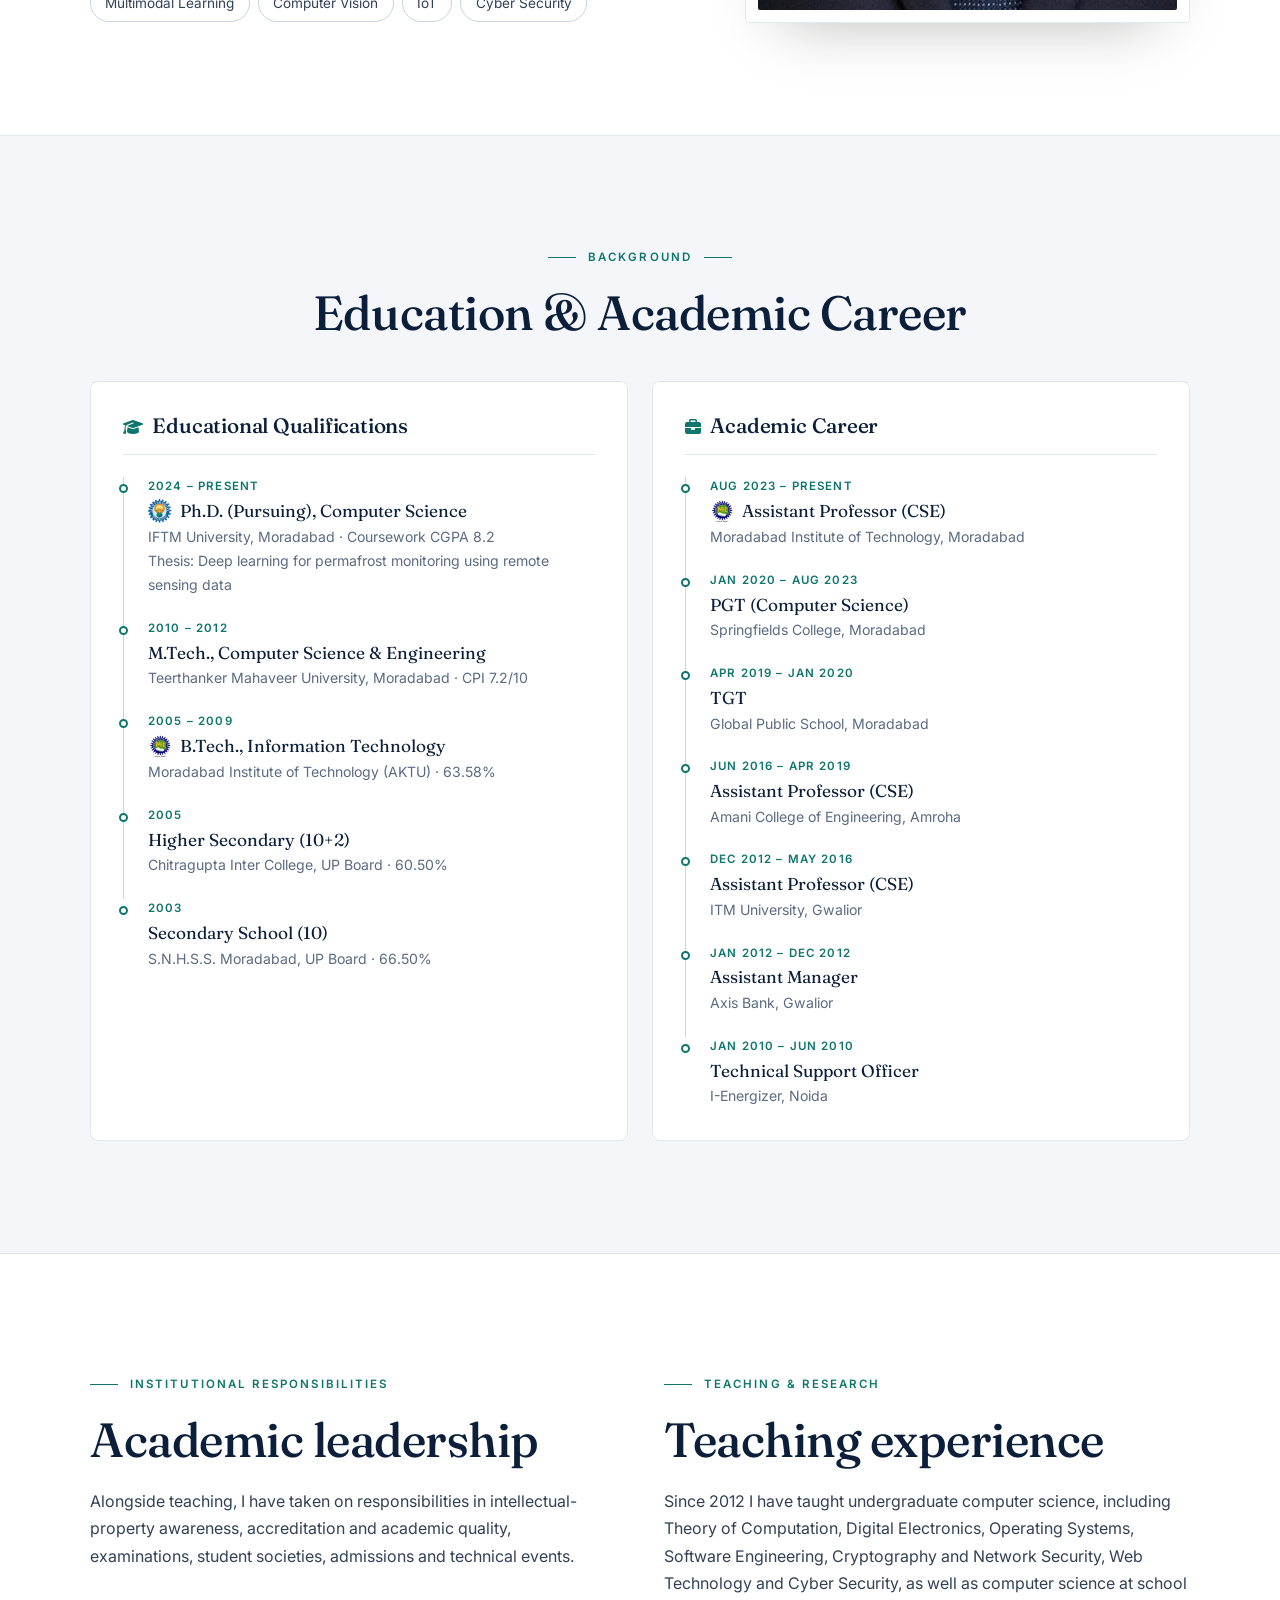
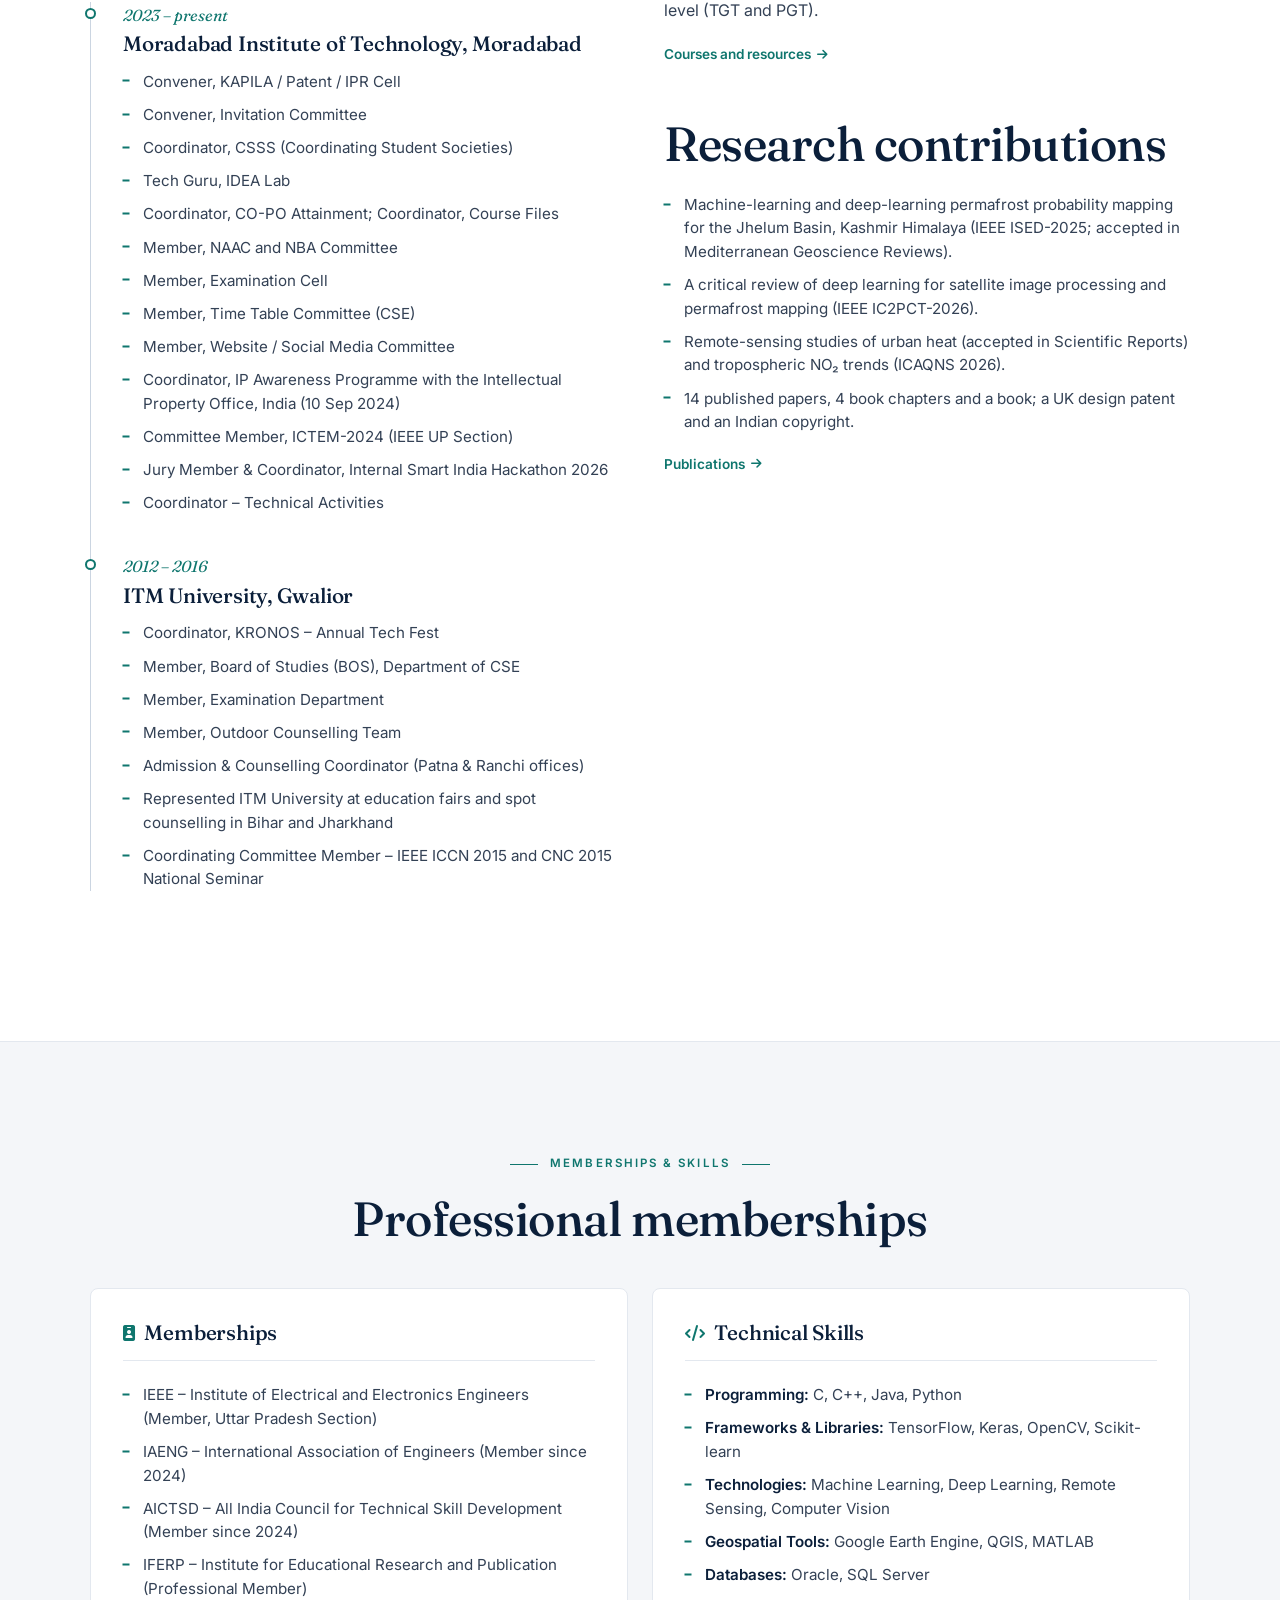
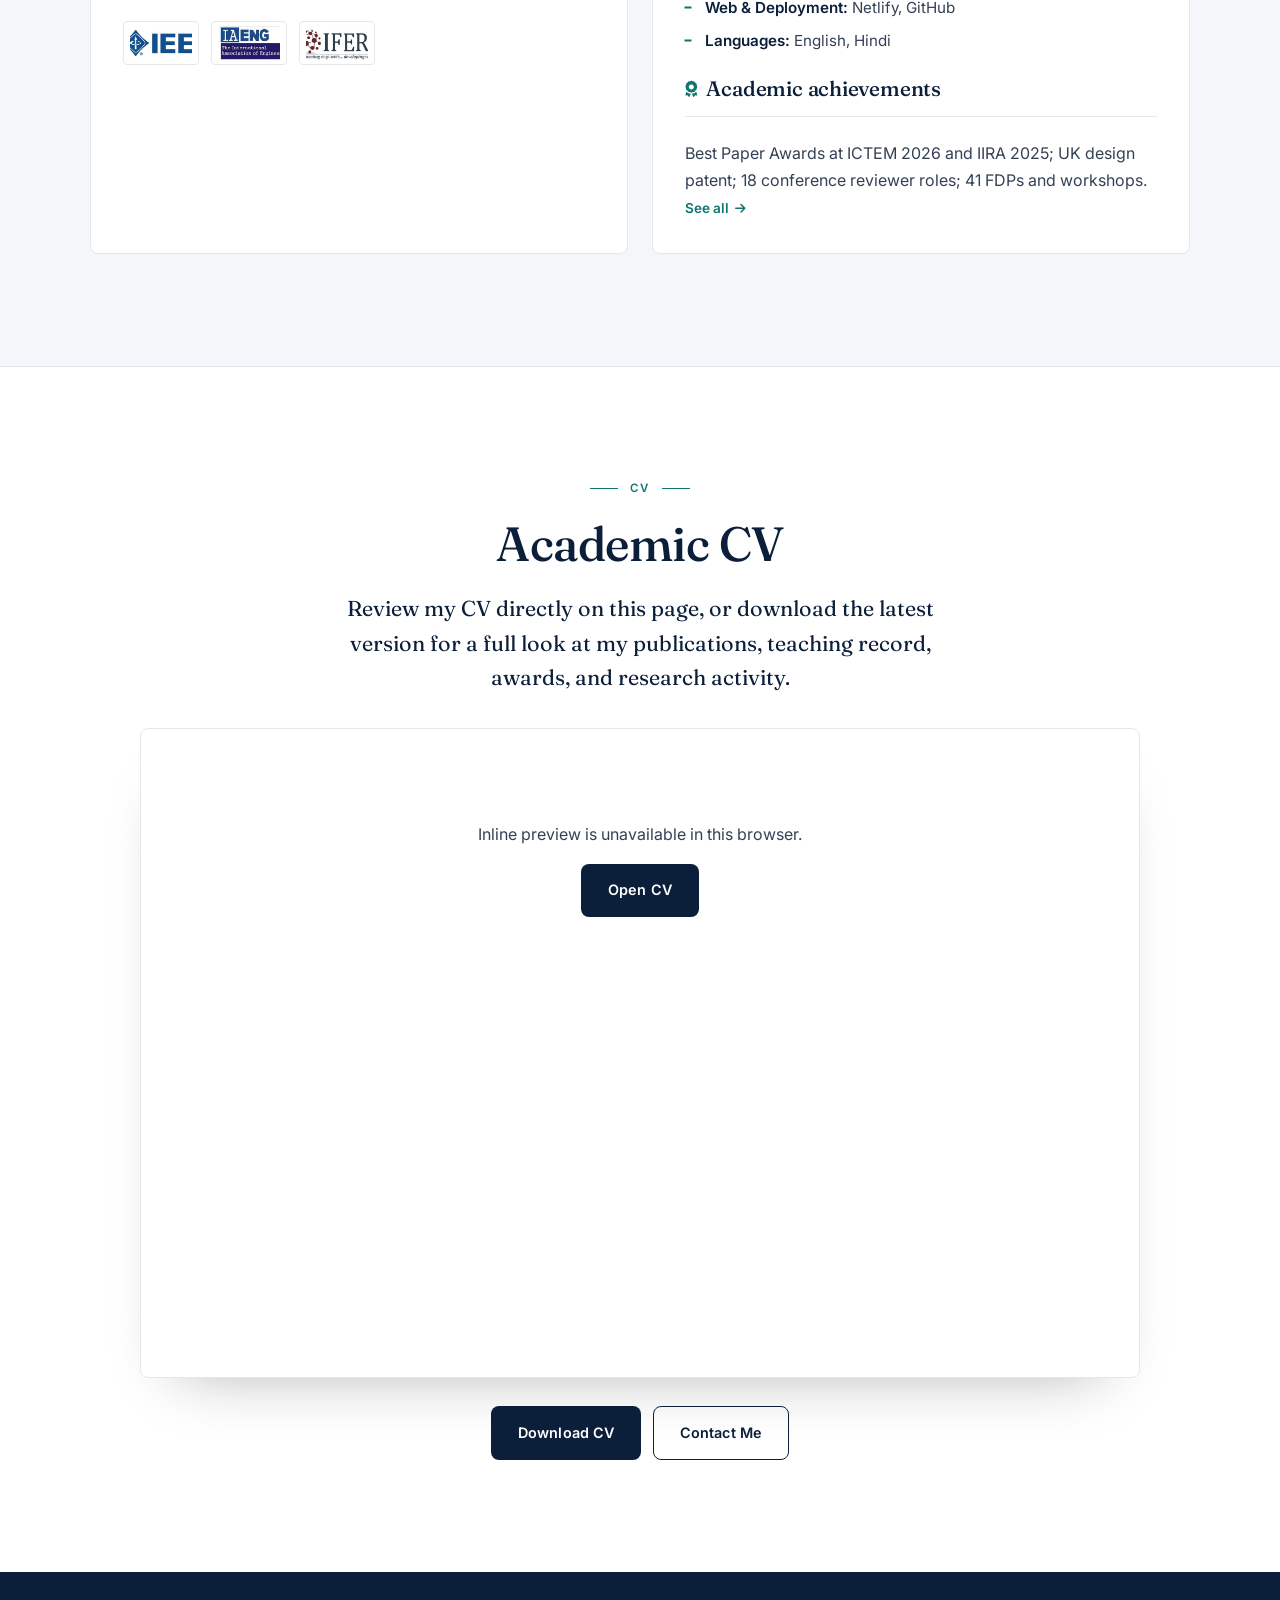
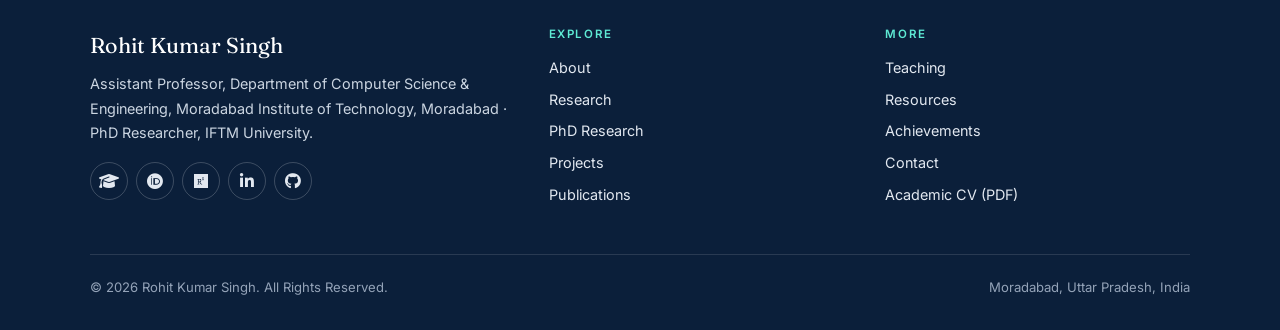
<file: about.html>
<!DOCTYPE html>
<html lang="en">
<head>
  <meta charset="UTF-8" />
  <meta name="viewport" content="width=device-width, initial-scale=1.0" />
  <title>About | Rohit Kumar Singh</title>
  <meta name="description" content="Biography, education, academic career, leadership roles, memberships and CV of Rohit Kumar Singh, Assistant Professor (CSE), MIT Moradabad." />
  <meta name="author" content="Rohit Kumar Singh" />
  <meta name="robots" content="index, follow" />
  <link rel="canonical" href="https://rohittheprofessor.netlify.app/about" />
  <meta property="og:type" content="profile" />
  <meta property="og:site_name" content="Rohit Kumar Singh – Academic Portfolio" />
  <meta property="og:title" content="About | Rohit Kumar Singh" />
  <meta property="og:description" content="Biography, education, academic career, leadership roles, memberships and CV of Rohit Kumar Singh, Assistant Professor (CSE), MIT Moradabad." />
  <meta property="og:url" content="https://rohittheprofessor.netlify.app/about" />
  <meta property="og:image" content="https://rohittheprofessor.netlify.app/assets/photo.jpg" />
  <meta property="og:locale" content="en_IN" />
  <meta name="twitter:card" content="summary" />
  <meta name="twitter:title" content="About | Rohit Kumar Singh" />
  <meta name="twitter:description" content="Biography, education, academic career, leadership roles, memberships and CV of Rohit Kumar Singh, Assistant Professor (CSE), MIT Moradabad." />
  <meta name="theme-color" content="#0b1f3a" />
  <link rel="icon" href="data:image/svg+xml,%3Csvg xmlns='http://www.w3.org/2000/svg' viewBox='0 0 64 64'%3E%3Crect width='64' height='64' rx='12' fill='%230b1f3a'/%3E%3Ctext x='32' y='44' font-family='Georgia,serif' font-size='34' fill='%235eead4' text-anchor='middle'%3ERS%3C/text%3E%3C/svg%3E" />
  <link rel="preconnect" href="https://fonts.googleapis.com">
  <link rel="preconnect" href="https://fonts.gstatic.com" crossorigin>
  <link href="https://fonts.googleapis.com/css2?family=Fraunces:ital,opsz,wght@0,9..144,300..700;1,9..144,300..700&family=Inter:wght@400;500;600;700&display=swap" rel="stylesheet">
  <link rel="stylesheet" href="https://cdnjs.cloudflare.com/ajax/libs/font-awesome/6.4.0/css/all.min.css" />
  <link rel="stylesheet" href="/style.css" />
  <script type="application/ld+json">{"@context": "https://schema.org", "@graph": [{"@type": "Person", "@id": "https://rohittheprofessor.netlify.app/#person", "name": "Rohit Kumar Singh", "jobTitle": "Assistant Professor, Computer Science & Engineering", "affiliation": [{"@type": "CollegeOrUniversity", "name": "Moradabad Institute of Technology, Moradabad"}, {"@type": "CollegeOrUniversity", "name": "IFTM University, Moradabad"}], "url": "https://rohittheprofessor.netlify.app/", "image": "https://rohittheprofessor.netlify.app/assets/photo.jpg", "address": {"@type": "PostalAddress", "addressLocality": "Moradabad", "addressRegion": "Uttar Pradesh", "addressCountry": "IN"}, "sameAs": ["https://scholar.google.co.in/citations?user=rX7KQU0AAAAJ&hl=en", "https://orcid.org/0009-0001-3104-0350", "https://www.researchgate.net/profile/Rohit-Singh-220/research", "https://www.linkedin.com/in/rohit-kumar-singh-1ba386183/", "https://github.com/rohittheprofessor"], "knowsAbout": ["Artificial Intelligence", "Machine Learning", "Deep Learning", "Remote Sensing", "Satellite Image Processing", "GIS", "Permafrost Monitoring", "Computer Vision", "Multimodal Learning"]}, {"@type": "WebSite", "@id": "https://rohittheprofessor.netlify.app/#website", "url": "https://rohittheprofessor.netlify.app/", "name": "Rohit Kumar Singh – Academic Portfolio"}]}</script><script type="application/ld+json">{"@context": "https://schema.org", "@type": "ProfilePage", "mainEntity": {"@id": "https://rohittheprofessor.netlify.app/#person"}}</script>
</head>
<body data-page="about">
  <a class="skip-link" href="#main">Skip to content</a>
  <nav id="navbar" aria-label="Primary">
    <div class="nav-container">
      <a class="brand" href="/" aria-label="Rohit Kumar Singh – home">
        <span class="brand-name">Rohit Kumar Singh</span>
        <span class="brand-sub">Asst. Professor · PhD Researcher</span>
      </a>
      <ul class="nav-links">
          <li><a href="/">Home</a></li>
          <li><a href="/about">About</a></li>
          <li><a href="/research">Research</a></li>
          <li><a href="/phd-research">PhD Research</a></li>
          <li><a href="/projects">Projects</a></li>
          <li><a href="/publications">Publications</a></li>
          <li><a href="/teaching">Teaching</a></li>
          <li><a href="/resources">Resources</a></li>
          <li><a href="/achievements">Achievements</a></li>
          <li><a href="/contact">Contact</a></li>
      </ul>
      <button class="hamburger" type="button" aria-label="Open menu" aria-expanded="false" aria-controls="mobile-menu"><i class="fas fa-bars"></i></button>
    </div>
  </nav>
  <div class="mobile-menu" id="mobile-menu">
    <ul>
          <li><a href="/">Home</a></li>
          <li><a href="/about">About</a></li>
          <li><a href="/research">Research</a></li>
          <li><a href="/phd-research">PhD Research</a></li>
          <li><a href="/projects">Projects</a></li>
          <li><a href="/publications">Publications</a></li>
          <li><a href="/teaching">Teaching</a></li>
          <li><a href="/resources">Resources</a></li>
          <li><a href="/achievements">Achievements</a></li>
          <li><a href="/contact">Contact</a></li>
    </ul>
  </div>
  <main id="main">
    <header class="page-head">
      <svg class="hero-contours" viewBox="0 0 1400 700" preserveAspectRatio="xMidYMid slice" aria-hidden="true"><g fill="none" stroke="currentColor" stroke-width="1.2"><path d="M1137,160 L1136,164 L1134,167 L1130,170 L1125,172 L1120,174 L1115,175 L1111,176 L1108,177 L1105,179 L1104,181 L1102,183 L1101,187 L1099,190 L1097,194 L1093,197 L1089,199 L1085,201 L1080,202 L1075,201 L1070,201 L1066,199 L1061,198 L1057,196 L1053,195 L1049,193 L1045,191 L1042,188 L1039,185 L1038,182 L1037,178 L1037,175 L1039,171 L1040,168 L1042,165 L1044,162 L1044,160 L1044,158 L1043,155 L1041,152 L1038,149 L1036,145 L1035,141 L1035,136 L1036,133 L1038,129 L1042,127 L1047,125 L1052,125 L1058,125 L1063,125 L1068,126 L1072,126 L1076,127 L1080,127 L1084,126 L1088,126 L1092,126 L1096,127 L1100,128 L1104,130 L1107,131 L1110,134 L1113,136 L1115,138 L1118,140 L1122,142 L1125,144 L1129,147 L1132,150 L1135,153 L1137,156 L1137,160 Z"/><path d="M1195,160 L1193,167 L1187,174 L1179,180 L1169,184 L1159,187 L1149,190 L1141,192 L1135,194 L1131,198 L1128,202 L1125,208 L1122,214 L1119,221 L1113,228 L1107,234 L1099,238 L1090,241 L1080,242 L1070,242 L1061,240 L1052,238 L1043,236 L1034,233 L1026,230 L1017,226 L1010,222 L1003,217 L998,211 L995,204 L994,197 L995,189 L998,182 L1002,176 L1005,170 L1008,165 L1009,160 L1008,155 L1005,150 L1000,144 L995,137 L991,129 L989,121 L989,113 L992,105 L997,99 L1005,94 L1015,91 L1026,90 L1036,90 L1046,91 L1055,92 L1064,92 L1072,93 L1080,92 L1088,92 L1096,92 L1104,92 L1113,94 L1120,96 L1127,100 L1133,104 L1139,108 L1144,112 L1150,116 L1156,120 L1163,124 L1171,129 L1178,133 L1186,139 L1191,145 L1195,153 L1195,160 Z"/><path d="M1254,160 L1249,171 L1239,181 L1226,189 L1211,195 L1196,200 L1183,204 L1171,207 L1163,212 L1157,217 L1153,224 L1149,233 L1144,243 L1138,253 L1130,262 L1120,271 L1108,277 L1094,280 L1080,282 L1066,281 L1052,280 L1038,277 L1024,274 L1011,270 L998,266 L985,261 L973,254 L963,246 L956,237 L952,226 L951,215 L954,204 L959,193 L965,183 L970,174 L973,167 L974,160 L971,153 L966,145 L959,136 L951,125 L945,113 L942,101 L942,89 L948,78 L957,69 L969,62 L984,58 L999,56 L1015,56 L1029,57 L1043,58 L1056,58 L1068,58 L1080,57 L1092,56 L1105,57 L1117,58 L1129,61 L1140,65 L1150,70 L1159,76 L1167,83 L1176,89 L1184,95 L1194,101 L1205,106 L1217,113 L1229,120 L1240,128 L1249,138 L1254,149 L1254,160 Z"/><path d="M1312,160 L1304,175 L1291,187 L1273,198 L1253,207 L1233,213 L1216,218 L1202,223 L1191,229 L1184,237 L1178,247 L1173,259 L1167,272 L1159,285 L1147,297 L1133,307 L1117,314 L1099,319 L1080,320 L1061,320 L1042,318 L1024,315 L1005,312 L987,308 L969,302 L952,296 L936,287 L923,276 L914,263 L909,248 L910,233 L914,217 L921,203 L929,190 L935,179 L939,169 L939,160 L934,151 L926,140 L916,127 L906,113 L898,97 L894,81 L896,65 L904,51 L917,39 L934,31 L953,26 L974,23 L994,23 L1013,23 L1031,23 L1047,23 L1064,22 L1080,21 L1097,20 L1113,21 L1130,23 L1145,28 L1159,34 L1172,42 L1184,50 L1195,59 L1206,67 L1218,74 L1232,81 L1248,88 L1265,96 L1282,106 L1296,117 L1307,130 L1313,145 L1312,160 Z"/><path d="M1370,160 L1359,178 L1341,194 L1318,207 L1293,217 L1269,225 L1248,232 L1232,239 L1220,247 L1211,257 L1205,270 L1198,285 L1190,301 L1179,317 L1164,331 L1146,343 L1126,351 L1103,356 L1080,358 L1057,358 L1033,356 L1010,353 L987,350 L963,346 L940,340 L918,332 L898,321 L882,307 L872,289 L867,270 L868,250 L875,231 L884,213 L894,197 L901,183 L905,171 L903,160 L896,148 L885,135 L872,119 L859,100 L850,81 L847,60 L850,41 L861,24 L878,10 L899,0 L923,-6 L948,-9 L973,-10 L996,-11 L1018,-12 L1039,-13 L1059,-15 L1080,-16 L1101,-17 L1122,-16 L1142,-12 L1161,-5 L1178,4 L1194,14 L1208,25 L1222,35 L1236,45 L1252,53 L1271,61 L1291,70 L1314,79 L1335,91 L1354,106 L1367,123 L1372,141 L1370,160 Z"/><path d="M1427,160 L1412,182 L1389,200 L1362,216 L1332,228 L1305,238 L1281,246 L1263,255 L1249,265 L1240,278 L1232,294 L1224,312 L1214,331 L1199,350 L1181,366 L1159,378 L1134,387 L1107,393 L1080,395 L1052,395 L1024,394 L996,392 L967,389 L938,385 L910,378 L883,368 L859,355 L841,337 L830,316 L825,292 L828,268 L837,244 L848,222 L860,204 L868,188 L871,174 L867,160 L857,146 L843,129 L826,110 L812,88 L802,64 L799,40 L805,17 L819,-3 L840,-18 L865,-29 L894,-37 L923,-41 L952,-43 L979,-45 L1005,-47 L1030,-50 L1055,-53 L1080,-55 L1105,-55 L1130,-52 L1155,-46 L1177,-37 L1197,-26 L1215,-13 L1231,-0 L1248,12 L1266,23 L1286,32 L1310,41 L1336,51 L1364,62 L1390,76 L1412,94 L1426,115 L1432,137 L1427,160 Z"/><path d="M1483,160 L1464,185 L1437,207 L1404,224 L1371,238 L1340,250 L1314,260 L1294,271 L1280,284 L1269,300 L1261,319 L1251,340 L1237,362 L1220,382 L1198,399 L1172,413 L1142,422 L1112,428 L1080,431 L1048,432 L1015,432 L982,431 L948,429 L913,425 L879,418 L848,406 L820,389 L800,367 L788,342 L785,313 L790,284 L800,257 L814,232 L827,210 L835,192 L837,176 L830,160 L817,143 L799,123 L780,100 L763,75 L753,47 L751,19 L760,-6 L777,-28 L802,-46 L833,-58 L866,-67 L899,-72 L931,-76 L962,-80 L992,-84 L1021,-88 L1050,-92 L1080,-94 L1110,-93 L1139,-89 L1167,-80 L1192,-68 L1215,-54 L1235,-39 L1254,-24 L1273,-11 L1295,1 L1320,11 L1350,20 L1382,31 L1415,44 L1446,61 L1471,82 L1486,107 L1491,133 L1483,160 Z"/><path d="M1538,160 L1515,188 L1482,213 L1445,233 L1408,248 L1375,262 L1347,274 L1326,288 L1311,304 L1300,323 L1290,345 L1277,369 L1261,392 L1240,414 L1214,432 L1184,447 L1151,456 L1116,462 L1080,466 L1044,468 L1006,470 L968,470 L928,470 L887,466 L848,458 L812,444 L781,424 L759,398 L747,367 L745,334 L752,300 L765,269 L781,241 L794,217 L802,196 L801,178 L792,160 L775,140 L754,117 L732,91 L714,61 L704,30 L704,-1 L716,-29 L737,-53 L766,-72 L801,-87 L837,-97 L874,-104 L910,-110 L945,-115 L978,-121 L1012,-127 L1046,-131 L1080,-133 L1114,-131 L1148,-125 L1179,-114 L1207,-99 L1232,-82 L1255,-64 L1276,-47 L1299,-33 L1325,-21 L1355,-11 L1390,-1 L1429,11 L1467,26 L1502,46 L1530,71 L1546,99 L1549,130 L1538,160 Z"/><path d="M1592,160 L1564,191 L1527,218 L1486,241 L1446,259 L1410,274 L1381,289 L1360,305 L1344,324 L1332,346 L1319,371 L1305,398 L1285,423 L1260,446 L1230,465 L1195,479 L1158,489 L1120,496 L1080,501 L1039,505 L997,508 L953,511 L907,511 L861,508 L816,499 L775,482 L742,459 L718,428 L706,392 L706,354 L716,316 L731,280 L748,249 L762,223 L769,201 L765,180 L752,160 L732,137 L707,111 L683,81 L664,48 L655,13 L658,-20 L673,-51 L698,-78 L731,-98 L769,-114 L810,-126 L850,-135 L889,-144 L927,-152 L964,-160 L1002,-167 L1041,-172 L1080,-173 L1119,-170 L1156,-161 L1191,-146 L1222,-128 L1249,-108 L1273,-88 L1298,-70 L1324,-56 L1355,-44 L1391,-33 L1432,-23 L1477,-10 L1521,8 L1560,31 L1590,59 L1606,91 L1606,126 L1592,160 Z"/><path d="M1644,160 L1611,194 L1570,224 L1526,248 L1483,269 L1446,286 L1416,304 L1394,323 L1378,345 L1364,371 L1350,398 L1332,426 L1309,453 L1279,477 L1245,496 L1207,510 L1166,521 L1124,529 L1080,535 L1035,542 L988,548 L938,552 L886,554 L834,551 L784,540 L739,521 L702,493 L678,458 L667,417 L669,373 L681,331 L698,292 L716,258 L730,230 L734,205 L728,183 L711,160 L687,135 L659,105 L633,71 L615,35 L607,-3 L613,-40 L631,-73 L660,-101 L697,-124 L739,-141 L782,-155 L825,-167 L867,-178 L908,-189 L950,-199 L992,-208 L1036,-213 L1080,-214 L1123,-208 L1165,-196 L1202,-178 L1235,-156 L1265,-133 L1292,-112 L1319,-93 L1350,-78 L1385,-66 L1428,-56 L1476,-45 L1527,-31 L1576,-11 L1619,15 L1649,47 L1665,84 L1663,122 L1644,160 Z"/><path d="M232,600 L232,603 L231,607 L231,610 L230,613 L229,617 L227,620 L225,623 L222,626 L218,628 L213,629 L208,630 L203,629 L198,628 L193,627 L189,626 L186,625 L183,625 L180,626 L177,628 L173,630 L168,633 L163,635 L157,636 L152,636 L146,636 L142,634 L138,631 L135,628 L134,624 L133,620 L132,616 L132,613 L132,610 L131,606 L131,603 L131,600 L132,597 L133,594 L135,591 L138,589 L141,586 L144,585 L147,583 L149,581 L151,579 L153,576 L155,573 L157,570 L159,566 L162,563 L165,560 L170,558 L175,557 L180,557 L185,559 L189,561 L193,564 L196,568 L198,571 L201,573 L203,576 L206,577 L209,578 L213,580 L217,581 L221,582 L225,585 L228,587 L230,590 L232,593 L232,597 L232,600 Z"/><path d="M283,600 L283,607 L282,613 L281,620 L280,627 L278,634 L275,641 L271,647 L264,652 L256,656 L246,658 L236,659 L225,658 L215,656 L206,653 L199,651 L192,650 L186,651 L180,653 L173,657 L165,662 L156,666 L145,670 L134,673 L123,673 L113,671 L104,667 L97,661 L92,655 L88,647 L86,640 L85,633 L84,626 L83,619 L82,613 L81,606 L82,600 L83,594 L86,588 L91,582 L96,577 L103,573 L109,570 L114,566 L119,562 L123,558 L126,552 L129,546 L132,539 L137,532 L143,525 L151,519 L160,515 L170,514 L180,515 L190,518 L198,523 L205,530 L211,536 L217,542 L221,547 L226,551 L232,554 L239,556 L247,559 L255,561 L263,565 L270,569 L275,574 L280,580 L282,587 L283,593 L283,600 Z"/><path d="M333,600 L333,610 L333,620 L333,630 L332,641 L329,652 L325,662 L318,671 L307,679 L294,685 L279,687 L263,688 L247,686 L232,682 L219,679 L207,676 L198,675 L189,677 L180,681 L170,687 L158,694 L143,701 L128,706 L111,709 L95,709 L80,706 L67,700 L57,691 L49,681 L44,671 L40,660 L37,649 L35,639 L32,629 L31,619 L30,610 L31,600 L34,591 L39,582 L47,574 L56,566 L65,560 L75,555 L83,550 L90,544 L95,537 L99,528 L103,518 L108,507 L115,496 L124,486 L136,477 L150,472 L165,471 L180,473 L194,478 L207,486 L218,496 L227,505 L234,513 L242,520 L250,526 L259,530 L270,533 L281,537 L293,541 L305,547 L315,554 L322,562 L328,571 L331,580 L333,590 L333,600 Z"/><path d="M383,600 L383,613 L384,627 L385,641 L384,655 L381,670 L375,684 L365,696 L351,706 L332,713 L311,716 L289,716 L268,713 L248,708 L231,703 L216,700 L204,700 L192,703 L180,709 L166,718 L150,727 L131,736 L110,743 L88,746 L67,745 L47,740 L31,732 L18,720 L8,707 L0,693 L-6,679 L-11,666 L-15,653 L-19,639 L-22,626 L-23,613 L-21,600 L-16,587 L-8,575 L3,565 L16,556 L30,548 L42,541 L53,534 L61,526 L67,516 L71,504 L76,490 L83,475 L92,460 L104,446 L121,436 L139,429 L160,428 L180,432 L199,440 L216,450 L230,463 L242,474 L252,485 L263,494 L274,500 L287,505 L302,510 L317,515 L333,521 L347,529 L359,538 L369,549 L375,561 L379,574 L381,587 L383,600 Z"/><path d="M431,600 L434,616 L436,633 L438,651 L438,670 L435,688 L427,706 L413,721 L394,733 L370,741 L343,744 L315,743 L288,739 L264,733 L243,727 L225,724 L210,725 L195,730 L180,738 L162,750 L142,762 L118,772 L92,780 L65,783 L39,781 L15,774 L-4,763 L-21,749 L-33,733 L-43,716 L-52,699 L-59,683 L-66,666 L-71,650 L-75,633 L-76,617 L-73,600 L-66,584 L-54,569 L-39,557 L-22,546 L-5,536 L10,527 L23,518 L32,508 L38,495 L43,479 L49,461 L57,442 L68,423 L85,406 L105,394 L129,387 L155,386 L180,392 L203,402 L224,415 L241,430 L257,444 L270,456 L284,466 L299,474 L316,480 L334,486 L354,492 L372,500 L389,511 L403,523 L414,537 L421,552 L426,568 L429,584 L431,600 Z"/><path d="M479,600 L484,620 L489,640 L492,662 L493,684 L489,707 L479,728 L462,746 L437,760 L408,769 L374,771 L340,769 L308,764 L279,757 L254,751 L234,748 L216,750 L199,757 L180,768 L158,782 L133,797 L104,809 L73,817 L42,819 L12,816 L-16,807 L-39,793 L-58,776 L-74,758 L-87,738 L-98,719 L-109,700 L-118,680 L-125,661 L-130,641 L-131,620 L-126,600 L-115,581 L-99,564 L-80,548 L-59,536 L-39,525 L-21,514 L-7,503 L2,490 L9,473 L14,453 L20,431 L30,407 L44,385 L65,365 L90,352 L119,345 L150,345 L180,353 L208,365 L232,381 L253,398 L271,414 L289,427 L306,438 L325,447 L346,454 L368,461 L391,469 L412,480 L431,493 L446,508 L458,525 L466,543 L471,562 L475,581 L479,600 Z"/><path d="M528,600 L535,623 L542,647 L548,673 L550,700 L545,726 L532,751 L510,771 L480,787 L444,796 L404,798 L364,795 L327,788 L294,780 L266,775 L242,773 L222,776 L202,786 L180,800 L154,816 L125,832 L91,846 L55,854 L19,855 L-15,850 L-46,839 L-72,823 L-95,804 L-114,783 L-130,761 L-145,739 L-159,717 L-171,695 L-181,672 L-186,648 L-186,624 L-178,600 L-164,578 L-144,558 L-120,541 L-95,526 L-71,513 L-51,501 L-37,488 L-27,471 L-21,451 L-16,427 L-9,400 L3,372 L20,346 L45,325 L75,310 L109,303 L145,305 L180,315 L212,330 L240,348 L265,366 L286,383 L307,398 L329,409 L352,418 L376,427 L402,435 L428,446 L452,459 L472,475 L488,494 L500,514 L509,535 L515,556 L521,578 L528,600 Z"/></g></svg>
      <div class="container">
        <p class="crumbs"><a href="/">Home</a> / About</p>
        <p class="eyebrow">About</p>
        <h1>Educator, researcher and academic leader</h1>
        <p class="lede">Assistant Professor in the Department of Computer Science &amp; Engineering at MIT Moradabad and PhD researcher at IFTM University.</p>
      </div>
    </header>
    <section class="about fade-in">
      <div class="container">
        <div class="about-grid">
          <div class="about-text">
            <span class="section-label">PROFESSIONAL INTRODUCTION</span>
            <h2 class="section-title">Dedication to Computational Excellence</h2>
            <p class="lead-text">I am an Assistant Professor in Computer Science with strong interests in Artificial Intelligence, Machine Learning, and Remote Sensing applications.</p>
            <p>I teach in the Department of Computer Science &amp; Engineering at Moradabad Institute of Technology (MIT), Moradabad, and have over 13 years of experience across universities, engineering colleges, schools and the banking sector.</p>
            <p>Currently pursuing my Ph.D., my research focuses on deep learning-based permafrost mapping using satellite data. I aim to bridge theoretical computation with real-world environmental challenges. The thesis, <em>“Deep Learning for Permafrost Monitoring using Remote Sensing Data”</em>, is supervised by Dr. Sunil Kumar (IFTM University) and Dr. Rakesh Sahu (Bennett University).</p>
            <p>I actively mentor students, contribute to research publications, and engage in academic collaborations. I review for international conferences and journals and lead the KAPILA / Patent / IPR Cell at MIT Moradabad.</p>
            <p style="color:var(--muted);font-size:.95rem"><em>Bridging Artificial Intelligence with computational theory to solve real-world problems.</em></p>
            <h3 class="subsection-title">Research Interests</h3>
            <div class="pill-group"><span class="pill-badge">Artificial Intelligence</span><span class="pill-badge">Machine Learning</span><span class="pill-badge">Deep Learning</span><span class="pill-badge">Remote Sensing</span><span class="pill-badge">Satellite Image Processing</span><span class="pill-badge">Geospatial Intelligence</span><span class="pill-badge">GIS</span><span class="pill-badge">Environmental Monitoring</span><span class="pill-badge">Permafrost Monitoring</span><span class="pill-badge">Multimodal Learning</span><span class="pill-badge">Computer Vision</span><span class="pill-badge">IoT</span><span class="pill-badge">Cyber Security</span></div>
          </div>
          <div class="about-image-wrapper">
            <img src="/assets/photo.jpg" alt="Rohit Kumar Singh" class="about-image" width="800" height="1000">
          </div>
        </div>
      </div>
    </section>

    <section class="bg-light fade-in" id="background">
      <div class="container">
        <span class="section-label text-center-block">BACKGROUND</span>
        <h2 class="section-title text-center">Education &amp; Academic Career</h2>
        <div class="info-grid">
          <div class="info-card">
            <h3><i class="fas fa-graduation-cap"></i> Educational Qualifications</h3>
            <ul class="mini-timeline">
              <li><div class="mt-when">2024 – Present</div><div class="mt-what"><img class="edu-logo" src="/assets/logos/iftm.png" alt="IFTM University" width="24" height="24">Ph.D. (Pursuing), Computer Science</div>
                <div class="mt-where">IFTM University, Moradabad · Coursework CGPA 8.2<br>Thesis: Deep learning for permafrost monitoring using remote sensing data</div></li>
              <li><div class="mt-when">2010 – 2012</div><div class="mt-what">M.Tech., Computer Science &amp; Engineering</div><div class="mt-where">Teerthanker Mahaveer University, Moradabad · CPI 7.2/10</div></li>
              <li><div class="mt-when">2005 – 2009</div><div class="mt-what"><img class="edu-logo" src="/assets/logos/mit.png" alt="MIT Moradabad" width="24" height="24">B.Tech., Information Technology</div><div class="mt-where">Moradabad Institute of Technology (AKTU) · 63.58%</div></li>
              <li><div class="mt-when">2005</div><div class="mt-what">Higher Secondary (10+2)</div><div class="mt-where">Chitragupta Inter College, UP Board · 60.50%</div></li>
              <li><div class="mt-when">2003</div><div class="mt-what">Secondary School (10)</div><div class="mt-where">S.N.H.S.S. Moradabad, UP Board · 66.50%</div></li>
            </ul>
          </div>
          <div class="info-card">
            <h3><i class="fas fa-briefcase"></i> Academic Career</h3>
            <ul class="mini-timeline">
              <li><div class="mt-when">Aug 2023 – Present</div><div class="mt-what"><img class="edu-logo" src="/assets/logos/mit.png" alt="MIT Moradabad" width="24" height="24">Assistant Professor (CSE)</div><div class="mt-where">Moradabad Institute of Technology, Moradabad</div></li>
              <li><div class="mt-when">Jan 2020 – Aug 2023</div><div class="mt-what">PGT (Computer Science)</div><div class="mt-where">Springfields College, Moradabad</div></li>
              <li><div class="mt-when">Apr 2019 – Jan 2020</div><div class="mt-what">TGT</div><div class="mt-where">Global Public School, Moradabad</div></li>
              <li><div class="mt-when">Jun 2016 – Apr 2019</div><div class="mt-what">Assistant Professor (CSE)</div><div class="mt-where">Amani College of Engineering, Amroha</div></li>
              <li><div class="mt-when">Dec 2012 – May 2016</div><div class="mt-what">Assistant Professor (CSE)</div><div class="mt-where">ITM University, Gwalior</div></li>
              <li><div class="mt-when">Jan 2012 – Dec 2012</div><div class="mt-what">Assistant Manager</div><div class="mt-where">Axis Bank, Gwalior</div></li>
              <li><div class="mt-when">Jan 2010 – Jun 2010</div><div class="mt-what">Technical Support Officer</div><div class="mt-where">I-Energizer, Noida</div></li>
            </ul>
          </div>
        </div>
      </div>
    </section>

    <section class="fade-in" id="leadership">
      <div class="container two-col">
        <div>
          <span class="section-label">INSTITUTIONAL RESPONSIBILITIES</span>
          <h2 class="section-title">Academic leadership</h2>
          <p>Alongside teaching, I have taken on responsibilities in intellectual-property awareness, accreditation and academic quality, examinations, student societies, admissions and technical events.</p>
          <div class="lead-timeline">
        <div class="lead-block">
          <div class="lead-when">2023 – present</div>
          <h3>Moradabad Institute of Technology, Moradabad</h3>
          <ul class="tick-list"><li>Convener, KAPILA / Patent / IPR Cell</li>
<li>Convener, Invitation Committee</li>
<li>Coordinator, CSSS (Coordinating Student Societies)</li>
<li>Tech Guru, IDEA Lab</li>
<li>Coordinator, CO-PO Attainment; Coordinator, Course Files</li>
<li>Member, NAAC and NBA Committee</li>
<li>Member, Examination Cell</li>
<li>Member, Time Table Committee (CSE)</li>
<li>Member, Website / Social Media Committee</li>
<li>Coordinator, IP Awareness Programme with the Intellectual Property Office, India (10 Sep 2024)</li>
<li>Committee Member, ICTEM-2024 (IEEE UP Section)</li>
<li>Jury Member &amp; Coordinator, Internal Smart India Hackathon 2026</li>
<li>Coordinator – Technical Activities</li></ul>
        </div>        <div class="lead-block">
          <div class="lead-when">2012 – 2016</div>
          <h3>ITM University, Gwalior</h3>
          <ul class="tick-list"><li>Coordinator, KRONOS – Annual Tech Fest</li>
<li>Member, Board of Studies (BOS), Department of CSE</li>
<li>Member, Examination Department</li>
<li>Member, Outdoor Counselling Team</li>
<li>Admission &amp; Counselling Coordinator (Patna &amp; Ranchi offices)</li>
<li>Represented ITM University at education fairs and spot counselling in Bihar and Jharkhand</li>
<li>Coordinating Committee Member – IEEE ICCN 2015 and CNC 2015 National Seminar</li></ul>
        </div>
          </div>
        </div>
        <div>
          <span class="section-label">TEACHING &amp; RESEARCH</span>
          <h2 class="section-title">Teaching experience</h2>
          <p>Since 2012 I have taught undergraduate computer science, including Theory of Computation, Digital Electronics, Operating Systems, Software Engineering, Cryptography and Network Security, Web Technology and Cyber Security, as well as computer science at school level (TGT and PGT).</p>
          <p style="margin-top:1rem"><a class="paper-link" href="/teaching">Courses and resources <i class="fas fa-arrow-right"></i></a></p>
          <h2 class="section-title" style="margin-top:3rem">Research contributions</h2>
          <ul class="tick-list">
            <li>Machine-learning and deep-learning permafrost probability mapping for the Jhelum Basin, Kashmir Himalaya (IEEE ISED-2025; accepted in Mediterranean Geoscience Reviews).</li>
            <li>A critical review of deep learning for satellite image processing and permafrost mapping (IEEE IC2PCT-2026).</li>
            <li>Remote-sensing studies of urban heat (accepted in Scientific Reports) and tropospheric NO₂ trends (ICAQNS 2026).</li>
            <li>14 published papers, 4 book chapters and a book; a UK design patent and an Indian copyright.</li>
          </ul>
          <p style="margin-top:1rem"><a class="paper-link" href="/publications">Publications <i class="fas fa-arrow-right"></i></a></p>
        </div>
      </div>
    </section>

    <section class="bg-light fade-in">
      <div class="container">
        <span class="section-label text-center-block">MEMBERSHIPS &amp; SKILLS</span>
        <h2 class="section-title text-center">Professional memberships</h2>
        <div class="info-grid">
          <div class="info-card">
            <h3><i class="fas fa-id-badge"></i> Memberships</h3>
            <ul class="tick-list">
              <li>IEEE – Institute of Electrical and Electronics Engineers (Member, Uttar Pradesh Section)</li>
              <li>IAENG – International Association of Engineers (Member since 2024)</li>
              <li>AICTSD – All India Council for Technical Skill Development (Member since 2024)</li>
              <li>IFERP – Institute for Educational Research and Publication (Professional Member)</li>
            </ul>
            <div class="logo-row">
              <img src="/assets/logos/ieee.png" alt="IEEE" width="80" height="44">
              <img src="/assets/logos/iaeng.png" alt="IAENG" width="80" height="44">
              <img src="/assets/logos/iferp.png" alt="IFERP" width="80" height="44">
            </div>
          </div>
          <div class="info-card">
            <h3><i class="fas fa-code"></i> Technical Skills</h3>
            <ul class="tick-list">
              <li><strong>Programming:</strong> C, C++, Java, Python</li>
              <li><strong>Frameworks &amp; Libraries:</strong> TensorFlow, Keras, OpenCV, Scikit-learn</li>
              <li><strong>Technologies:</strong> Machine Learning, Deep Learning, Remote Sensing, Computer Vision</li>
              <li><strong>Geospatial Tools:</strong> Google Earth Engine, QGIS, MATLAB</li>
              <li><strong>Databases:</strong> Oracle, SQL Server</li>
              <li><strong>Web &amp; Deployment:</strong> Netlify, GitHub</li>
              <li><strong>Languages:</strong> English, Hindi</li>
            </ul>
            <h3 style="margin-top:1.5rem"><i class="fas fa-award"></i> Academic achievements</h3>
            <p>Best Paper Awards at ICTEM 2026 and IIRA 2025; UK design patent; 18 conference reviewer roles; 41 FDPs and workshops. <a class="paper-link" href="/achievements">See all <i class="fas fa-arrow-right"></i></a></p>
          </div>
        </div>
      </div>
    </section>

    <section class="cv-panel fade-in" id="cv">
      <div class="container">
        <div class="text-center">
          <span class="section-label">CV</span>
          <h2 class="section-title">Academic CV</h2>
          <p class="lead-text">Review my CV directly on this page, or download the latest version for a full look at my publications, teaching record, awards, and research activity.</p>
        </div>
        <div class="cv-embed-wrapper">
          <object data="/assets/cv.pdf" type="application/pdf" class="cv-object" aria-label="Academic CV">
            <div class="cv-embed-fallback">
              <p>Inline preview is unavailable in this browser.</p>
              <a href="/assets/cv.pdf" class="btn btn-primary" target="_blank" rel="noopener">Open CV</a>
            </div>
          </object>
        </div>
        <div class="button-group">
          <a href="/assets/cv.pdf" class="btn btn-primary" target="_blank" rel="noopener" download>Download CV</a>
          <a class="btn btn-outline" href="/contact">Contact Me</a>
        </div>
      </div>
    </section>

  </main>
  <footer class="site-footer">
    <div class="container">
      <div class="footer-grid">
        <div>
          <div class="footer-brand">Rohit Kumar Singh</div>
          <p>Assistant Professor, Department of Computer Science &amp; Engineering, Moradabad Institute of Technology, Moradabad · PhD Researcher, IFTM University.</p>
          <div class="footer-social">
            <a href="https://scholar.google.co.in/citations?user=rX7KQU0AAAAJ&hl=en" target="_blank" rel="noopener noreferrer" aria-label="Google Scholar"><i class="fas fa-graduation-cap"></i></a>
            <a href="https://orcid.org/0009-0001-3104-0350" target="_blank" rel="noopener noreferrer" aria-label="ORCID"><i class="fab fa-orcid"></i></a>
            <a href="https://www.researchgate.net/profile/Rohit-Singh-220/research" target="_blank" rel="noopener noreferrer" aria-label="ResearchGate"><i class="fab fa-researchgate"></i></a>
            <a href="https://www.linkedin.com/in/rohit-kumar-singh-1ba386183/" target="_blank" rel="noopener noreferrer" aria-label="LinkedIn"><i class="fab fa-linkedin-in"></i></a>
            <a href="https://github.com/rohittheprofessor" target="_blank" rel="noopener noreferrer" aria-label="GitHub"><i class="fab fa-github"></i></a>
          </div>
        </div>
        <div><h4>Explore</h4><ul><li><a href="/about">About</a></li><li><a href="/research">Research</a></li><li><a href="/phd-research">PhD Research</a></li><li><a href="/projects">Projects</a></li><li><a href="/publications">Publications</a></li></ul></div>
        <div><h4>More</h4><ul><li><a href="/teaching">Teaching</a></li><li><a href="/resources">Resources</a></li><li><a href="/achievements">Achievements</a></li><li><a href="/contact">Contact</a></li><li><a href="/assets/cv.pdf" target="_blank" rel="noopener">Academic CV (PDF)</a></li></ul></div>
      </div>
      <div class="footer-bottom">
        <span>&copy; <span class="js-year">2026</span> Rohit Kumar Singh. All Rights Reserved.</span>
        <span>Moradabad, Uttar Pradesh, India</span>
      </div>
    </div>
  </footer>
  <div id="imageModal" class="img-modal" role="dialog" aria-label="Certificate preview">
    <button class="close-modal" type="button" aria-label="Close preview">&times;</button>
    <img class="modal-content" id="modalImg" alt="">
  </div>
  <script src="/script.js"></script>
</body>
</html>
</file>
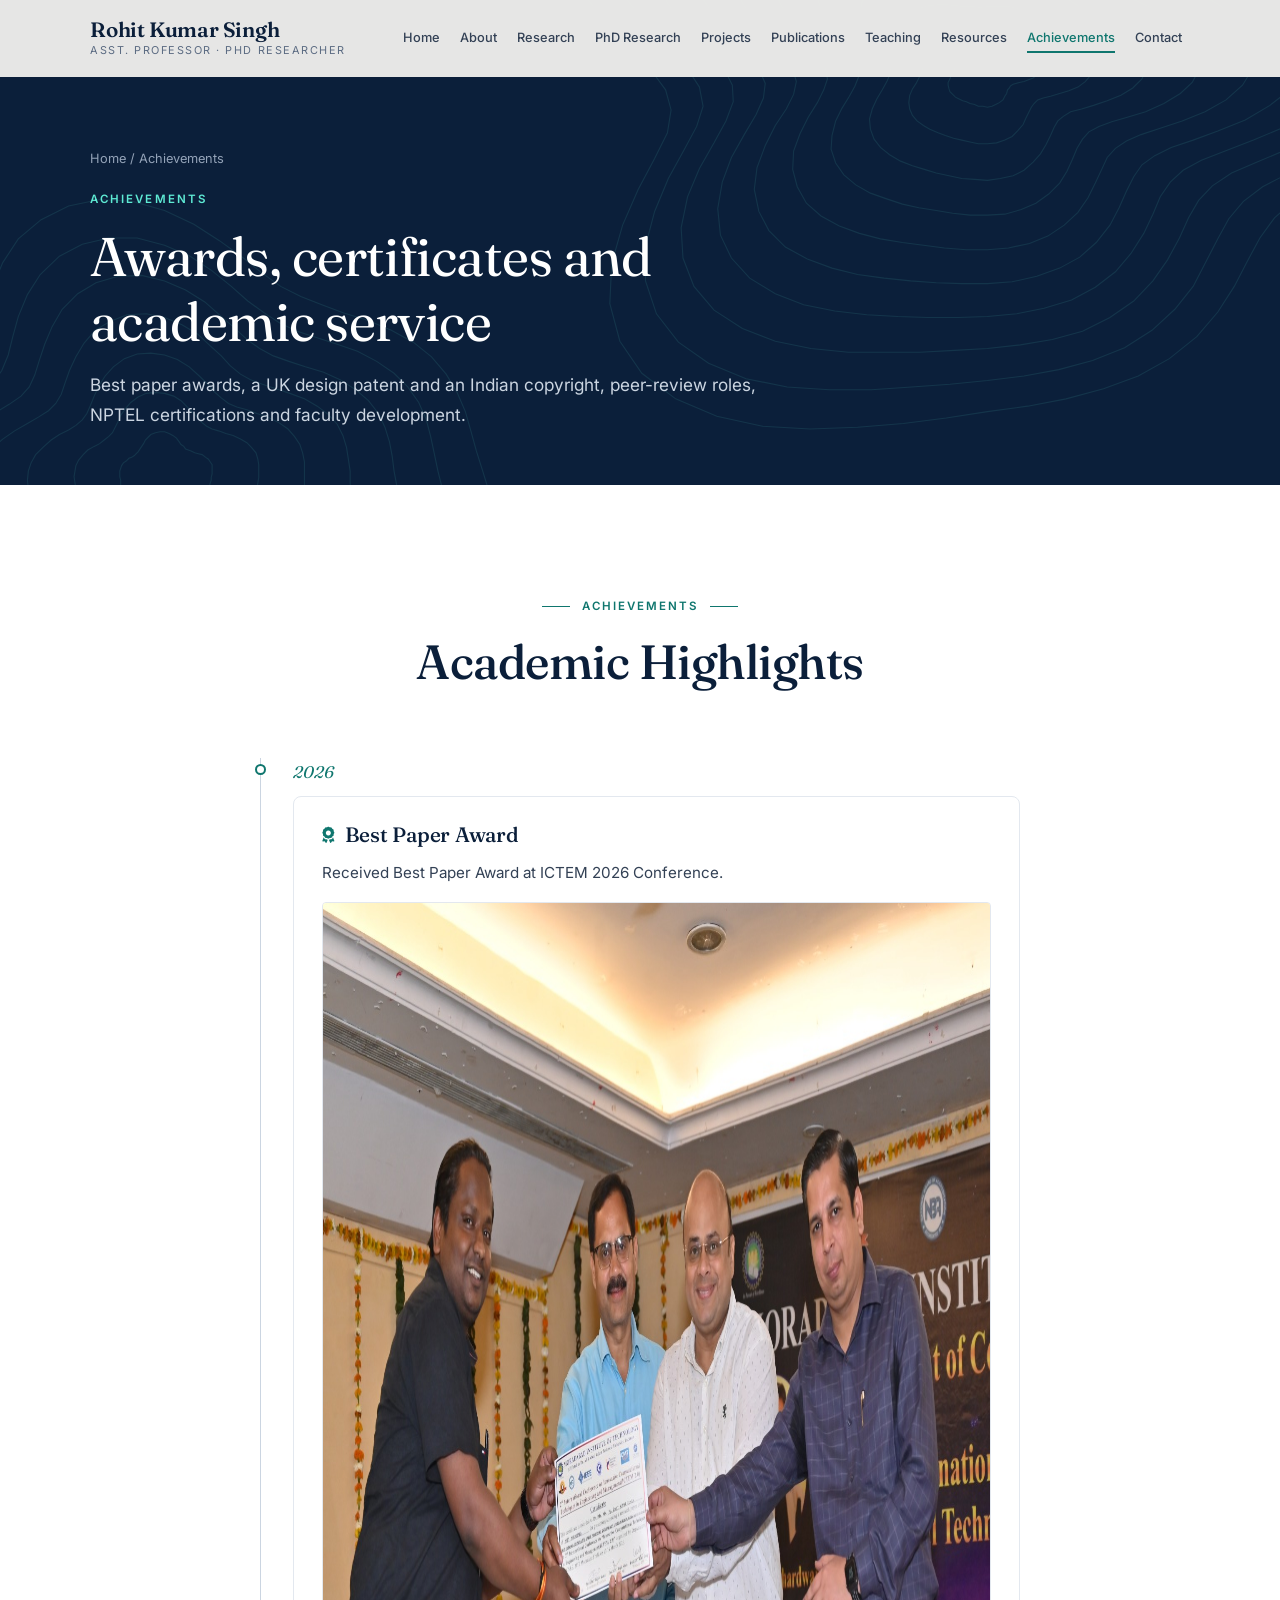
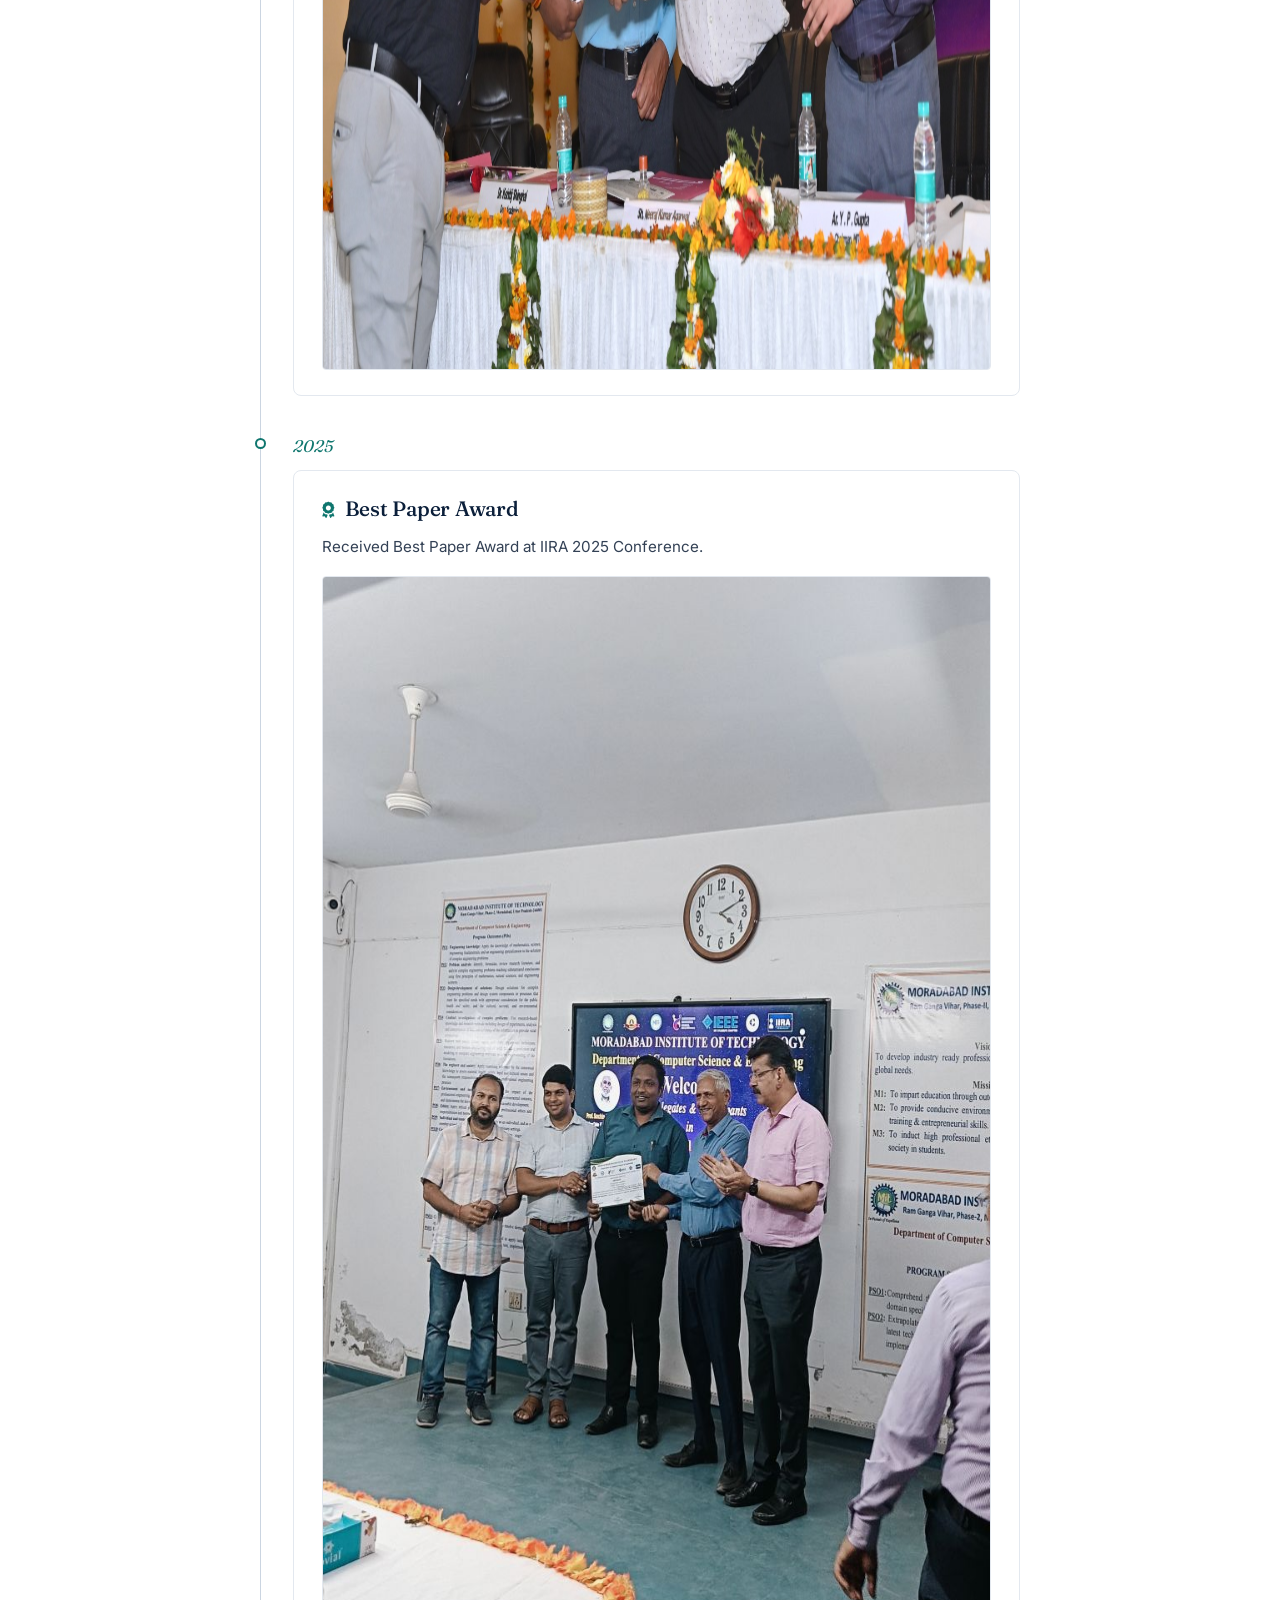
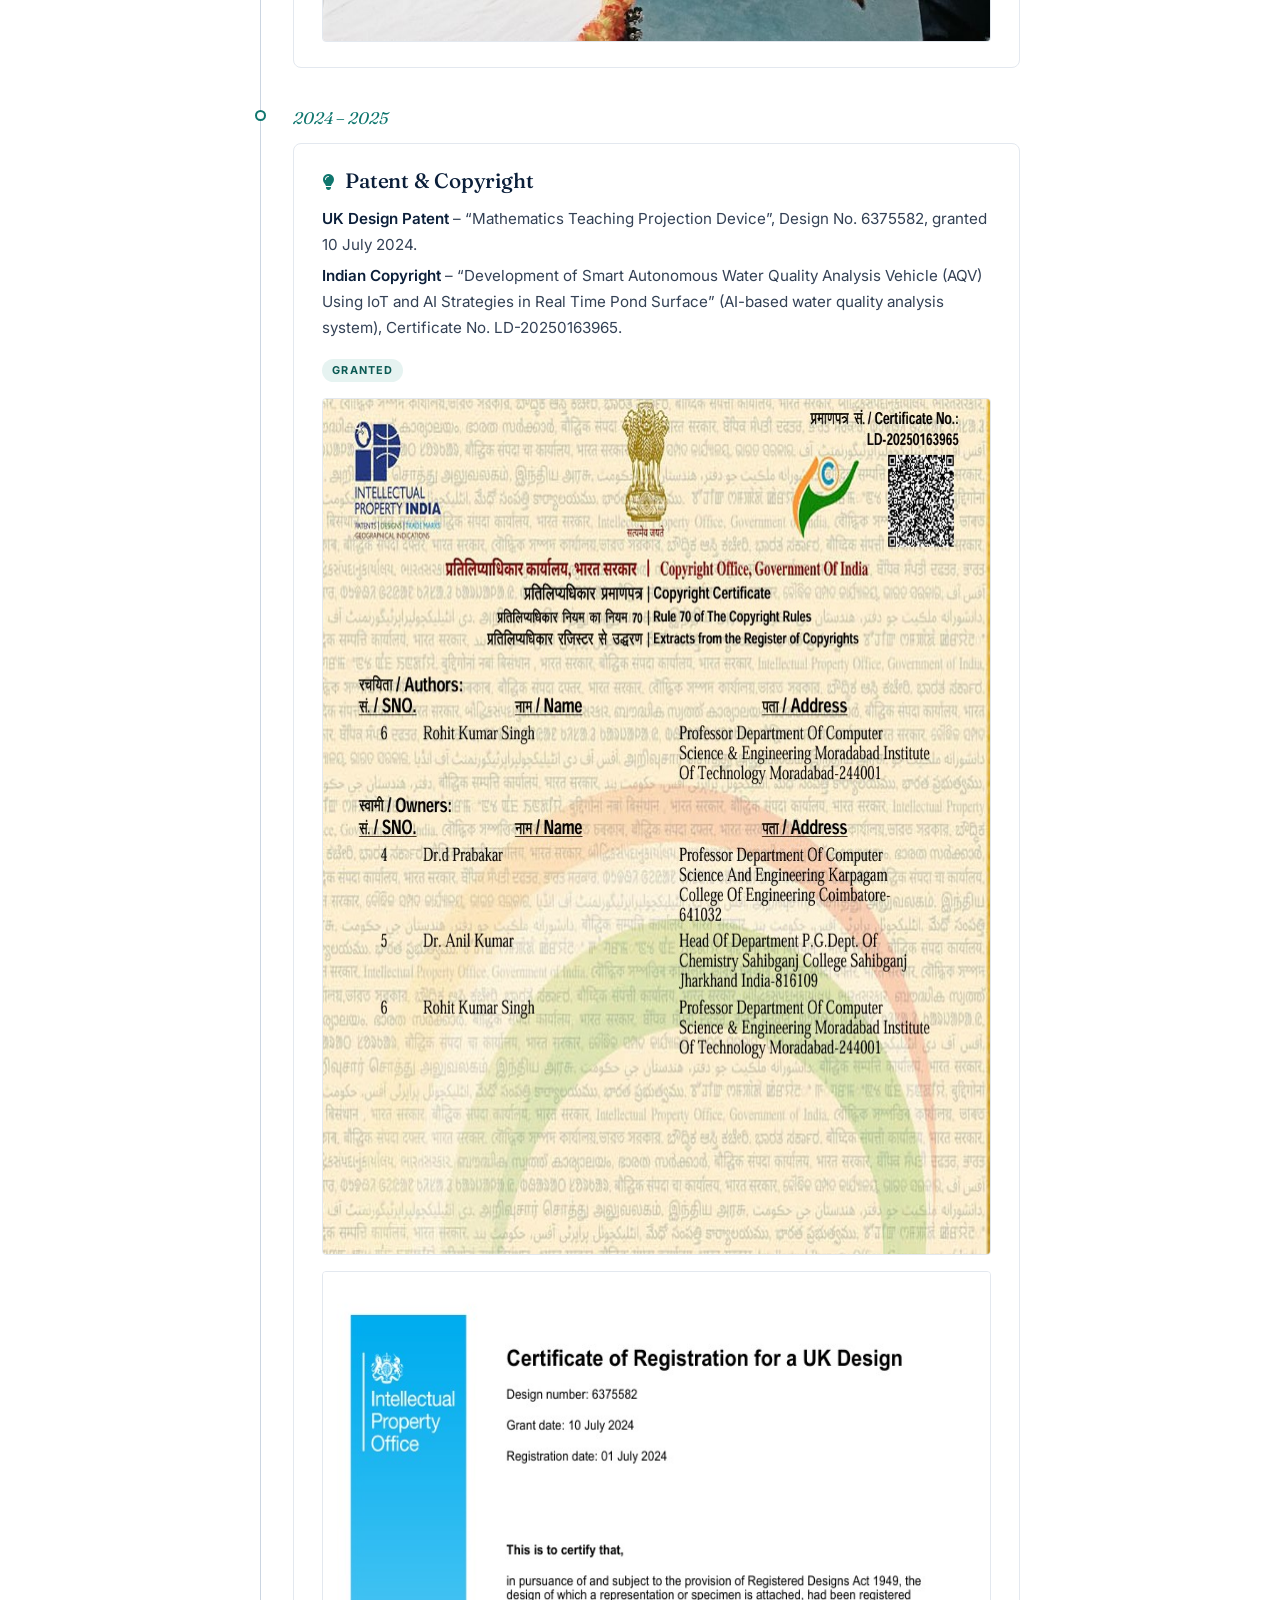
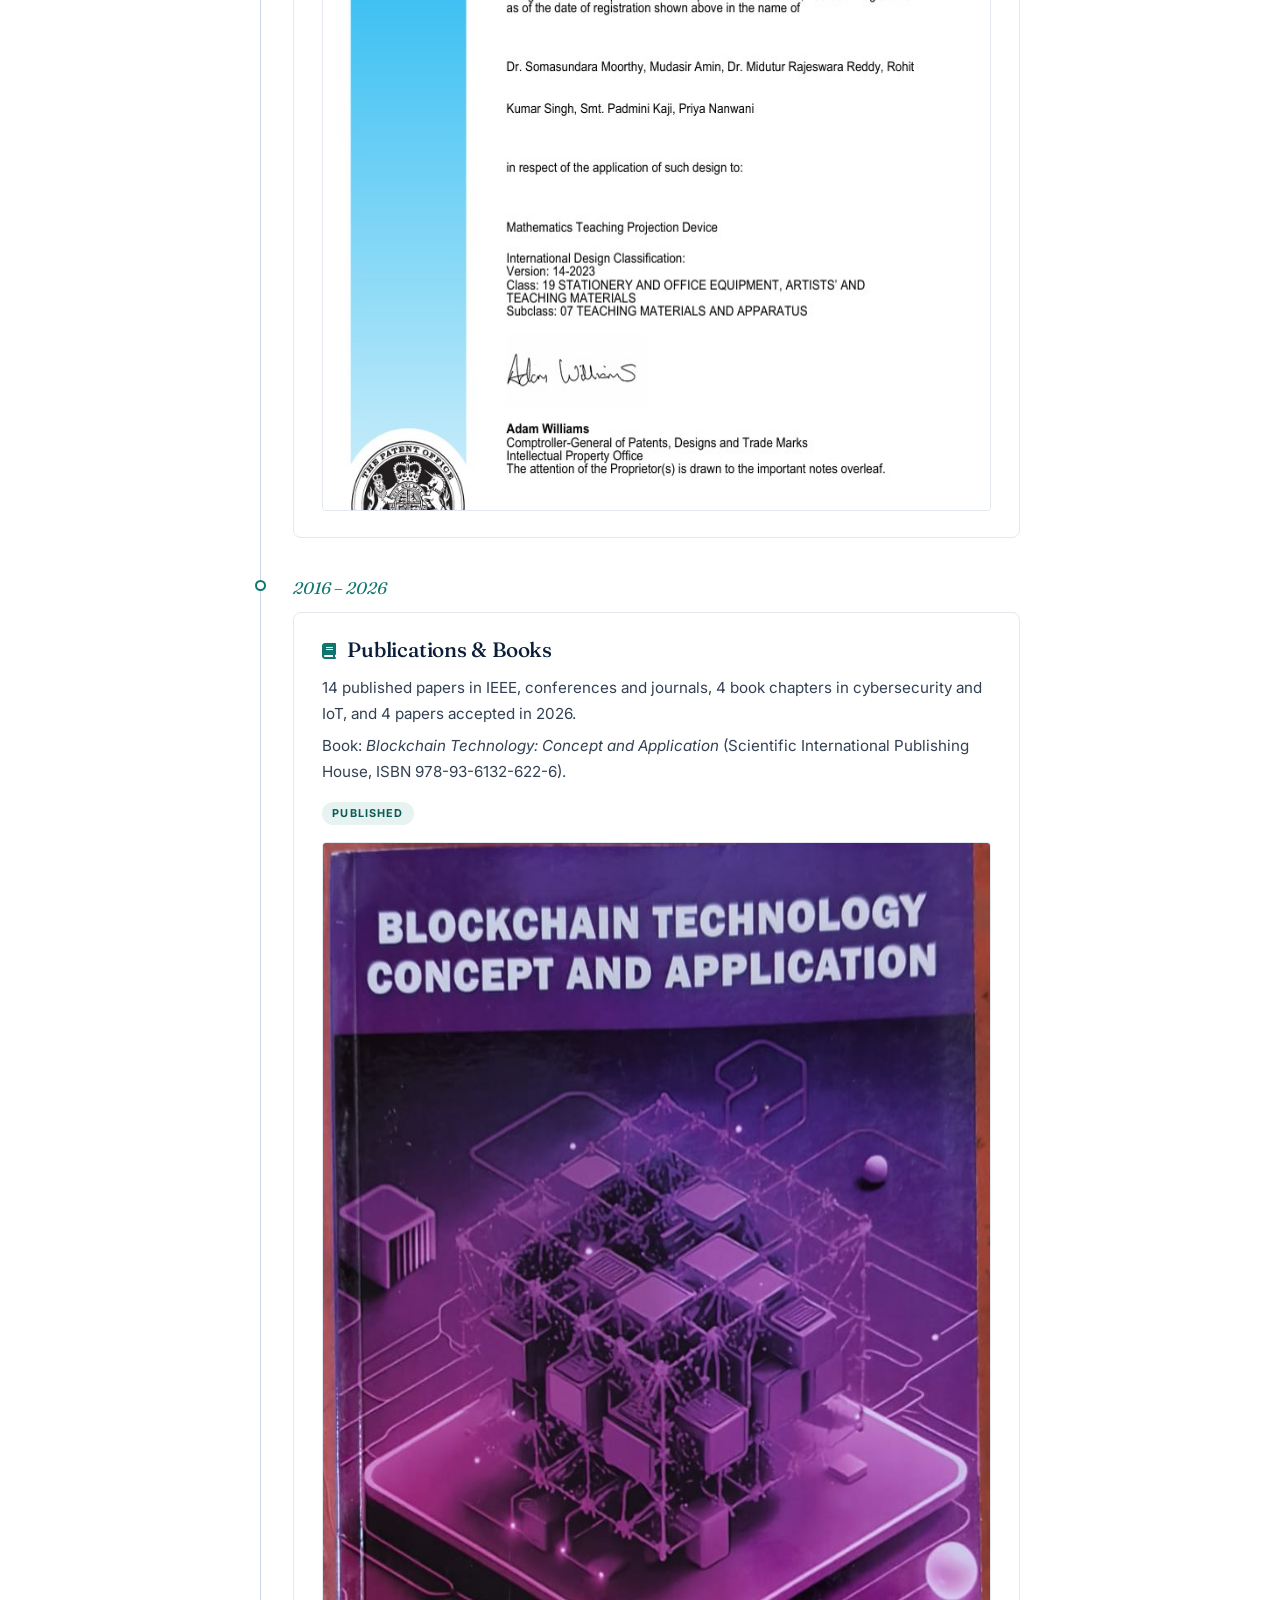
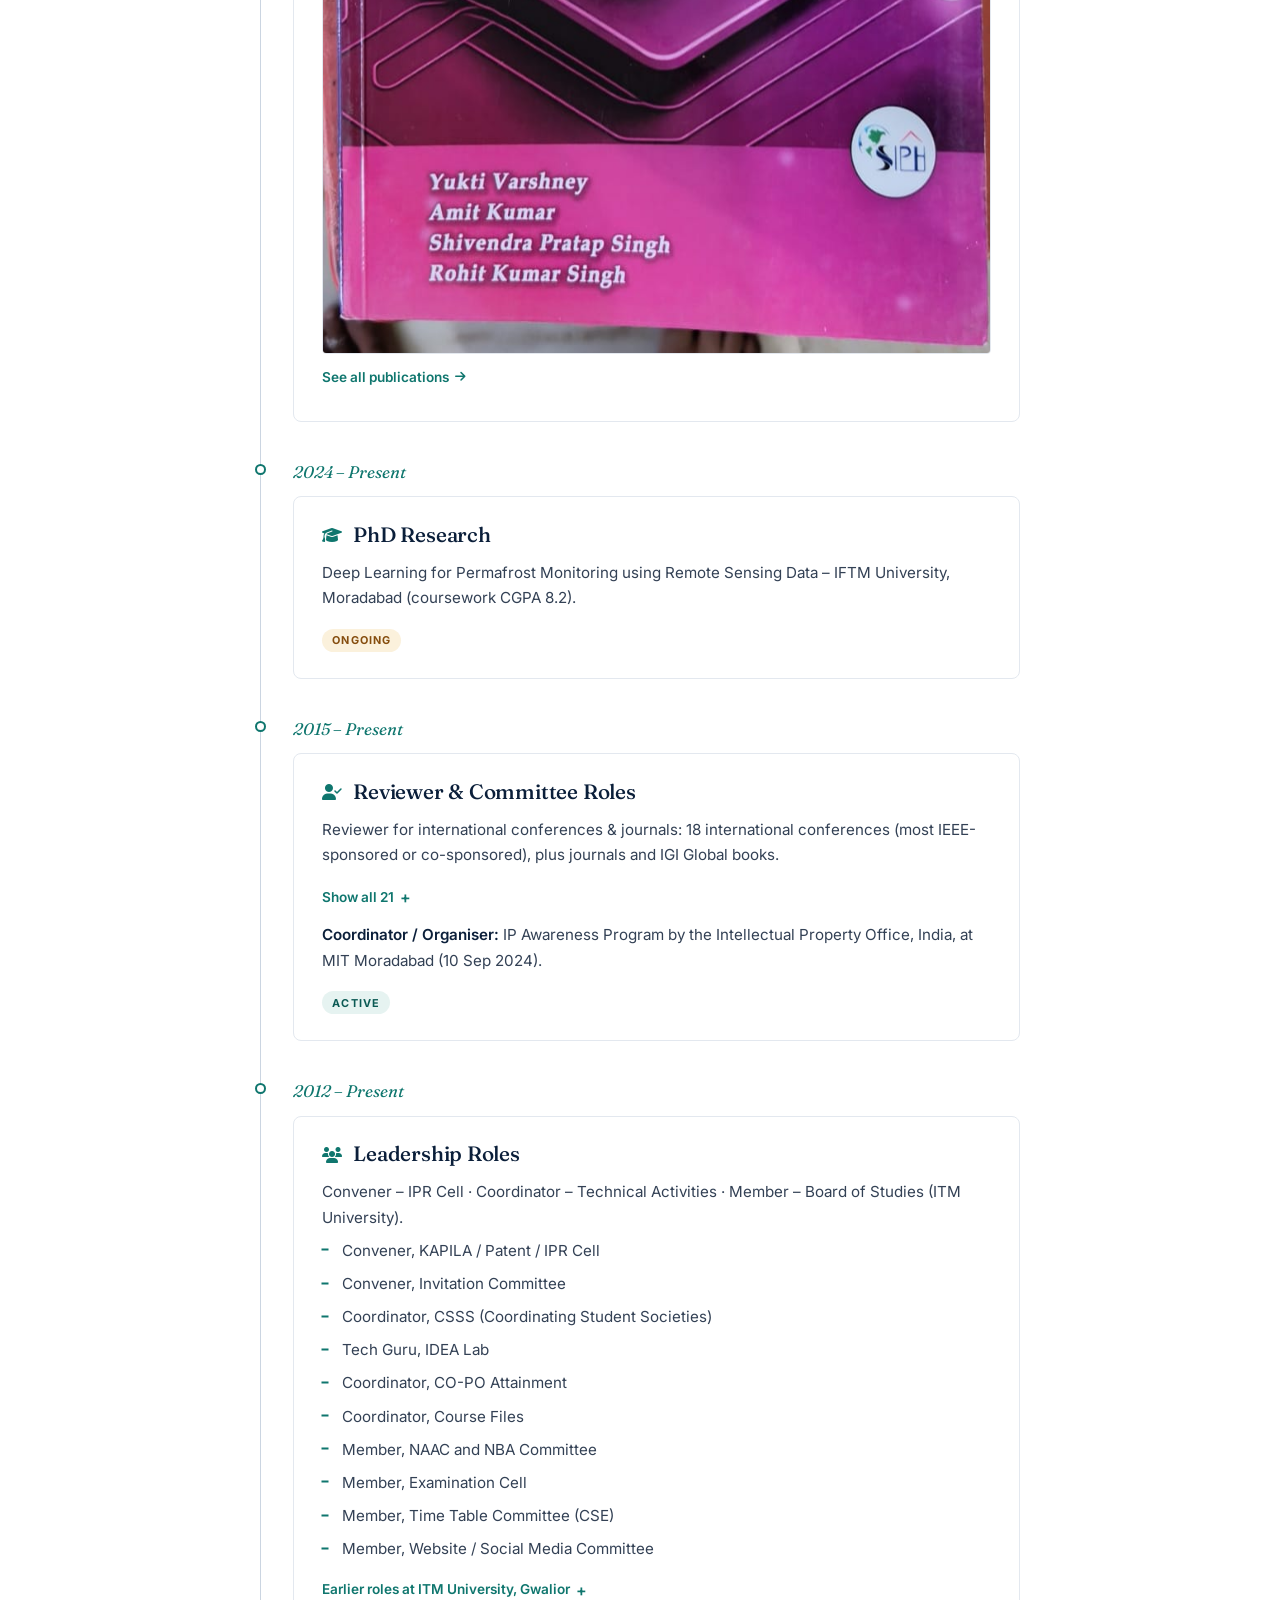
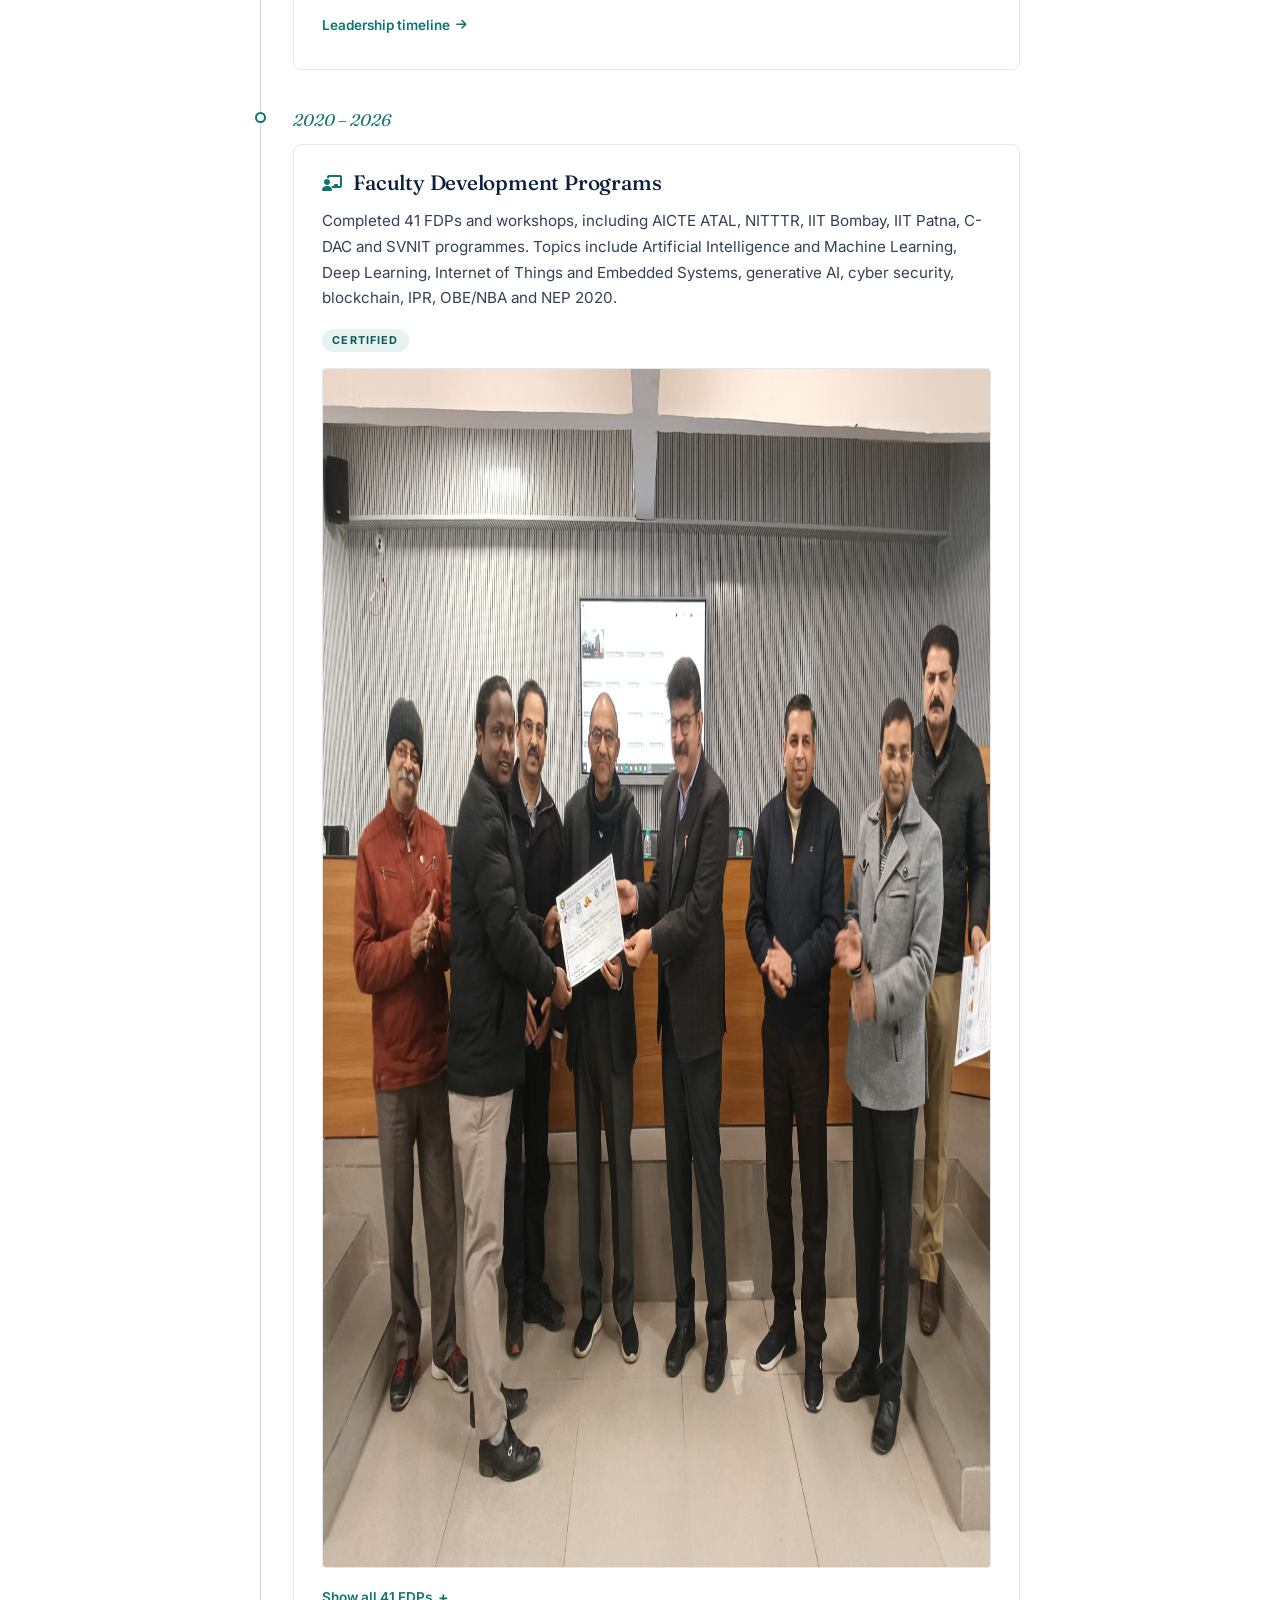
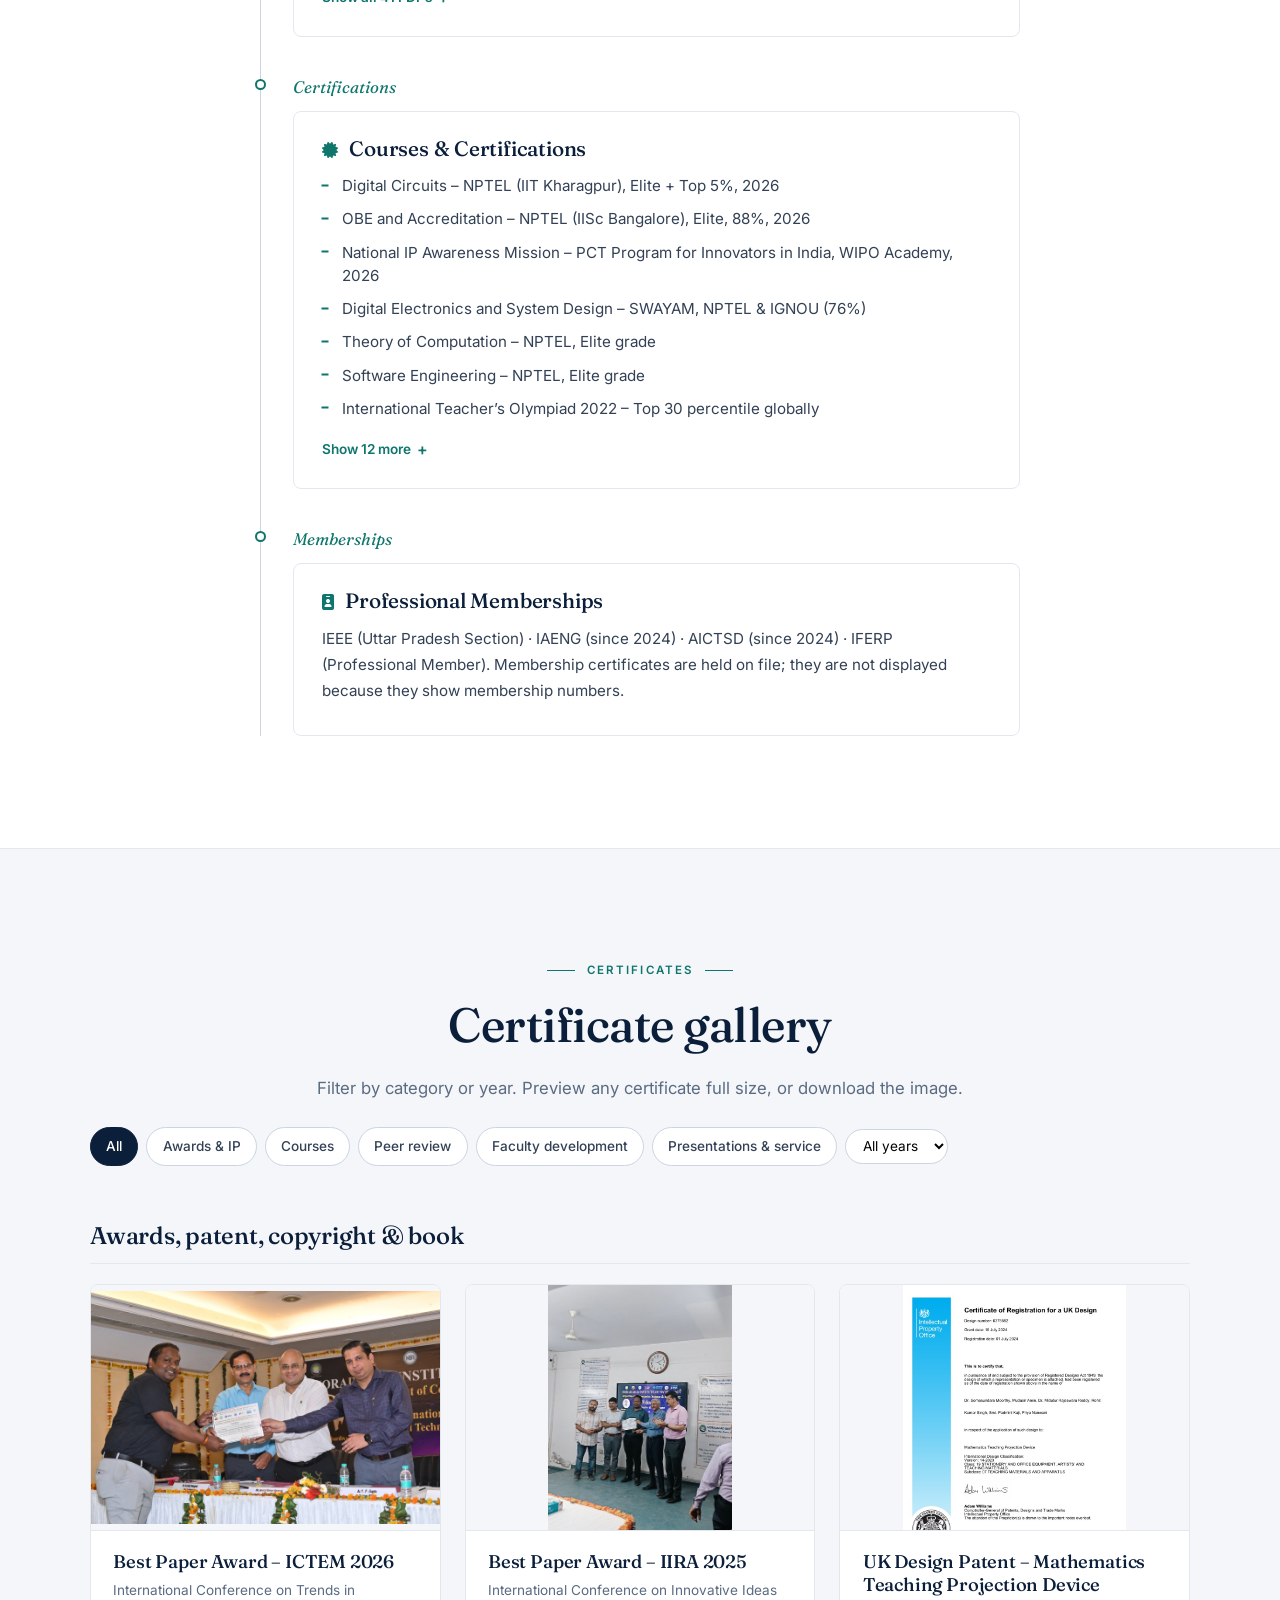
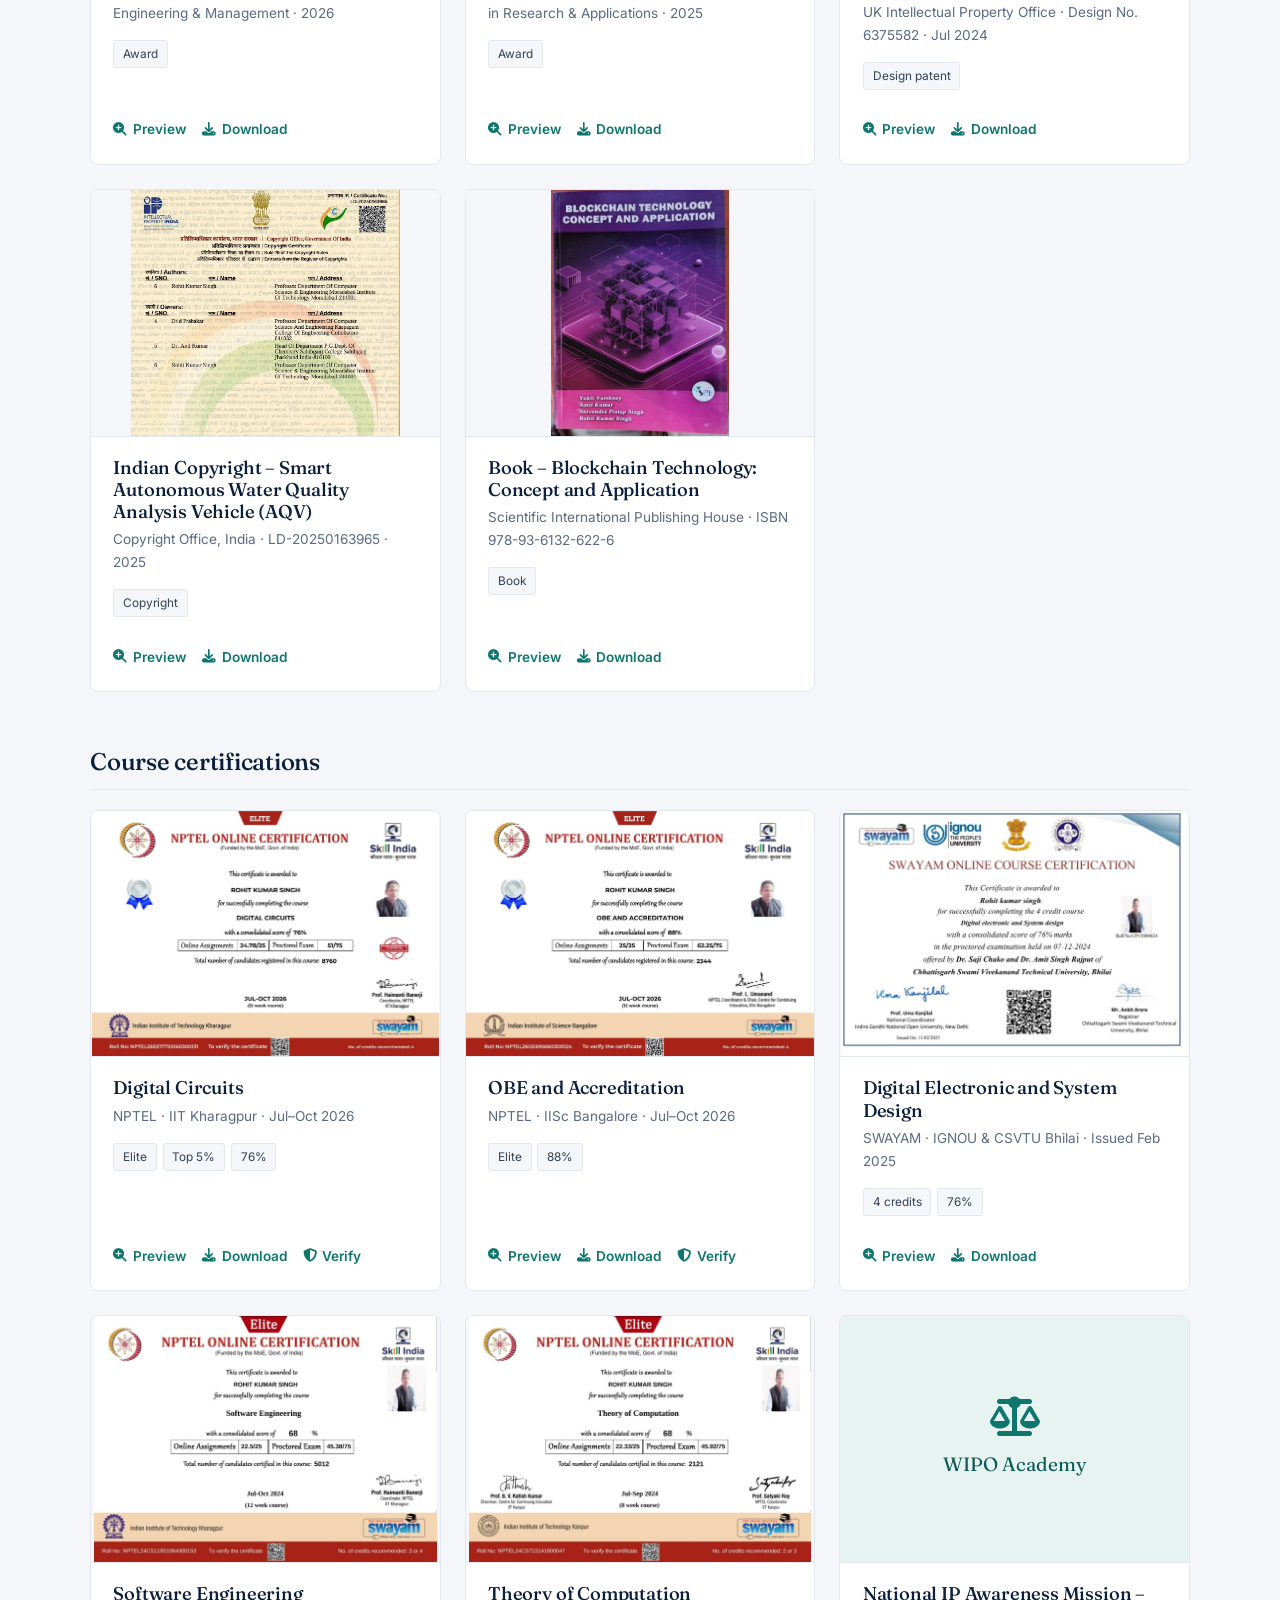
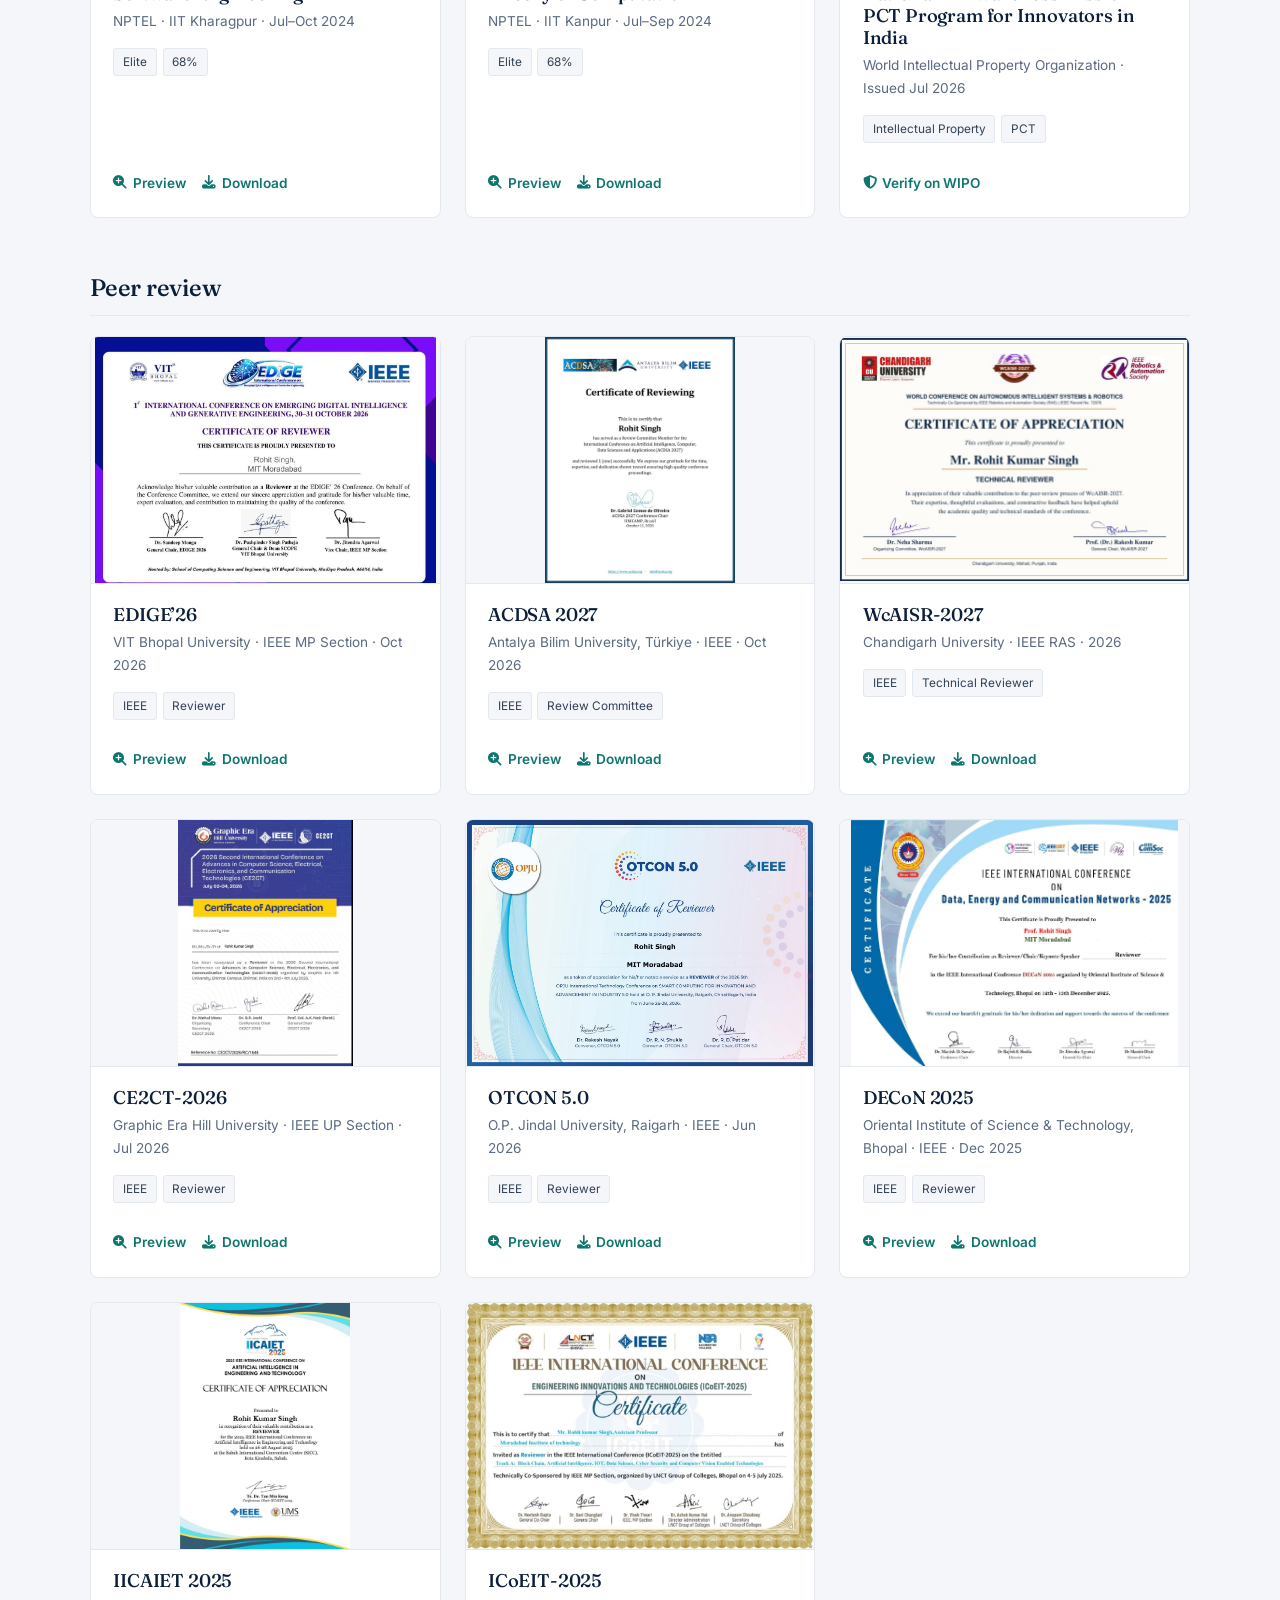
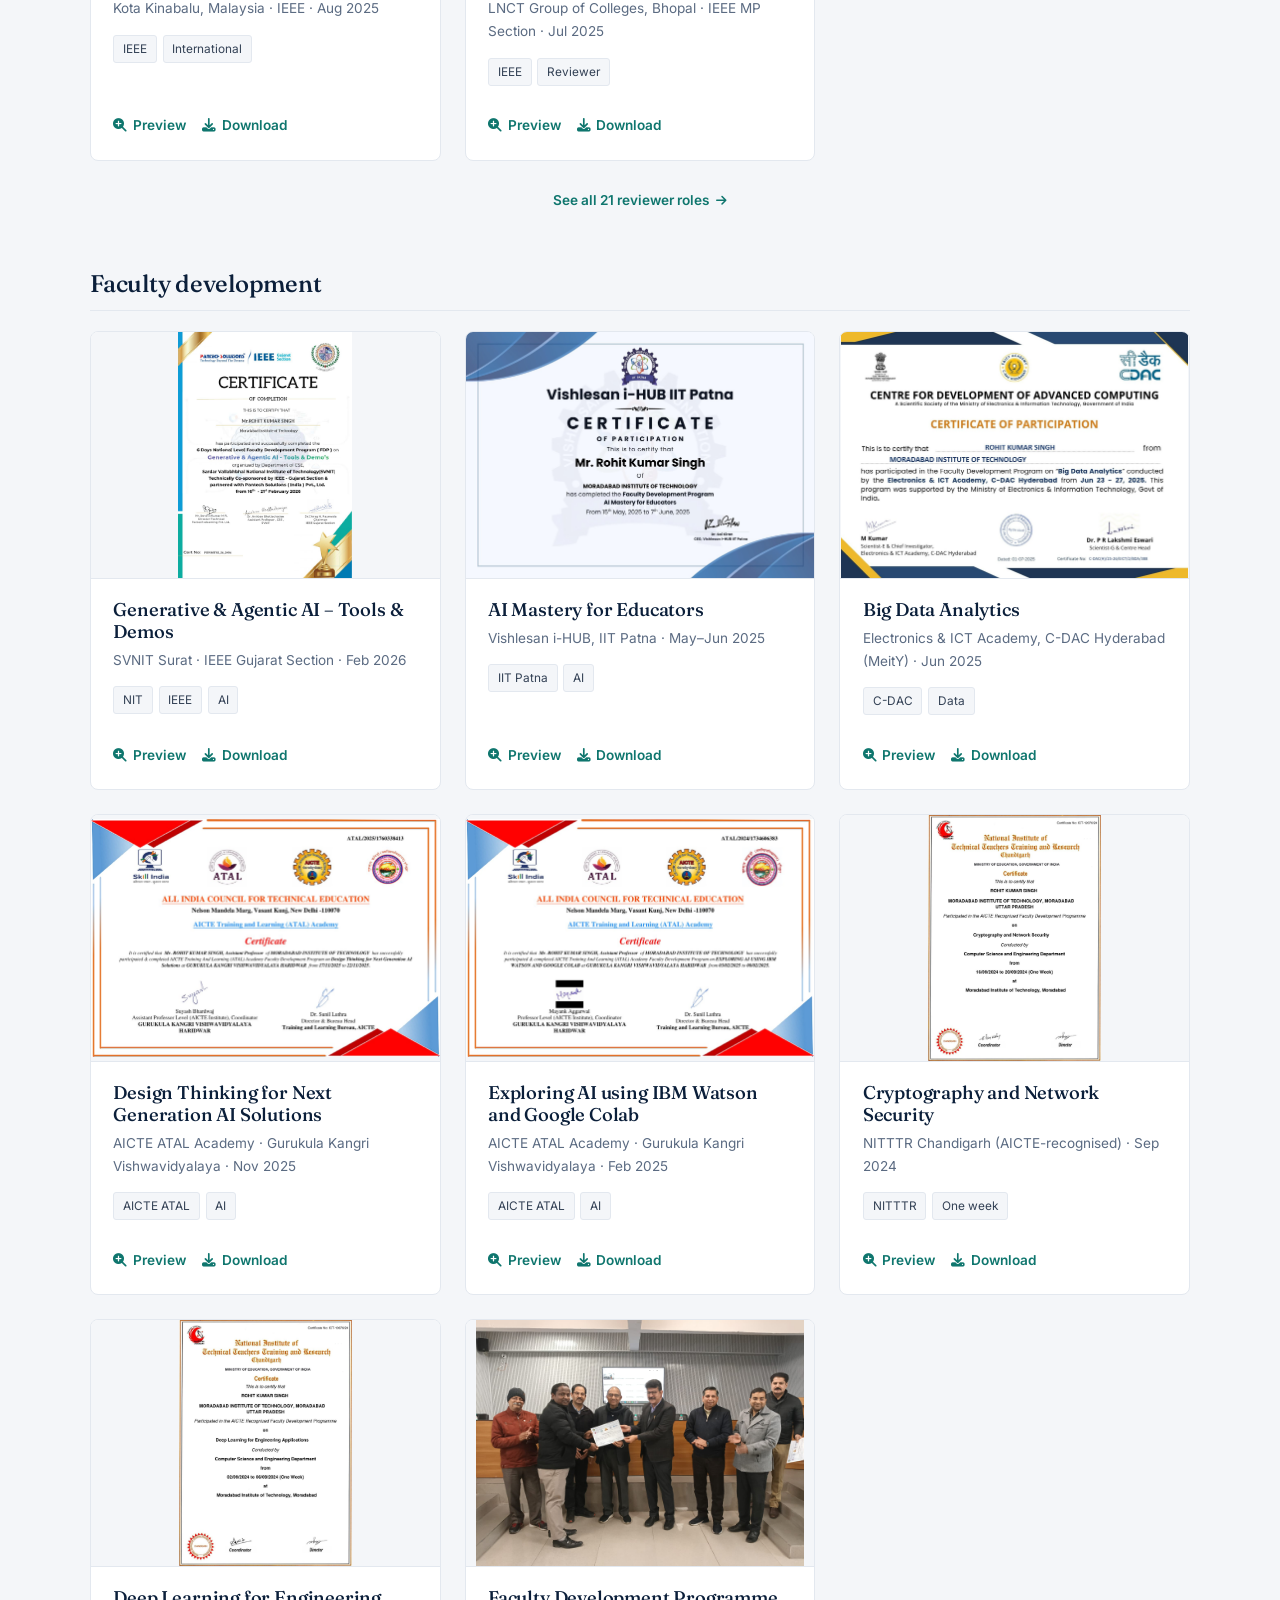
<file: achievements.html>
<!DOCTYPE html>
<html lang="en">
<head>
  <meta charset="UTF-8" />
  <meta name="viewport" content="width=device-width, initial-scale=1.0" />
  <title>Achievements &amp; Certificates | Rohit Kumar Singh</title>
  <meta name="description" content="Best paper awards, UK design patent, Indian copyright, reviewer roles for IEEE conferences, NPTEL certifications and faculty development of Rohit Kumar Singh." />
  <meta name="author" content="Rohit Kumar Singh" />
  <meta name="robots" content="index, follow" />
  <link rel="canonical" href="https://rohittheprofessor.netlify.app/achievements" />
  <meta property="og:type" content="website" />
  <meta property="og:site_name" content="Rohit Kumar Singh – Academic Portfolio" />
  <meta property="og:title" content="Achievements &amp; Certificates | Rohit Kumar Singh" />
  <meta property="og:description" content="Best paper awards, UK design patent, Indian copyright, reviewer roles for IEEE conferences, NPTEL certifications and faculty development of Rohit Kumar Singh." />
  <meta property="og:url" content="https://rohittheprofessor.netlify.app/achievements" />
  <meta property="og:image" content="https://rohittheprofessor.netlify.app/assets/photo.jpg" />
  <meta property="og:locale" content="en_IN" />
  <meta name="twitter:card" content="summary" />
  <meta name="twitter:title" content="Achievements &amp; Certificates | Rohit Kumar Singh" />
  <meta name="twitter:description" content="Best paper awards, UK design patent, Indian copyright, reviewer roles for IEEE conferences, NPTEL certifications and faculty development of Rohit Kumar Singh." />
  <meta name="theme-color" content="#0b1f3a" />
  <link rel="icon" href="data:image/svg+xml,%3Csvg xmlns='http://www.w3.org/2000/svg' viewBox='0 0 64 64'%3E%3Crect width='64' height='64' rx='12' fill='%230b1f3a'/%3E%3Ctext x='32' y='44' font-family='Georgia,serif' font-size='34' fill='%235eead4' text-anchor='middle'%3ERS%3C/text%3E%3C/svg%3E" />
  <link rel="preconnect" href="https://fonts.googleapis.com">
  <link rel="preconnect" href="https://fonts.gstatic.com" crossorigin>
  <link href="https://fonts.googleapis.com/css2?family=Fraunces:ital,opsz,wght@0,9..144,300..700;1,9..144,300..700&family=Inter:wght@400;500;600;700&display=swap" rel="stylesheet">
  <link rel="stylesheet" href="https://cdnjs.cloudflare.com/ajax/libs/font-awesome/6.4.0/css/all.min.css" />
  <link rel="stylesheet" href="/style.css" />
  <script type="application/ld+json">{"@context": "https://schema.org", "@graph": [{"@type": "Person", "@id": "https://rohittheprofessor.netlify.app/#person", "name": "Rohit Kumar Singh", "jobTitle": "Assistant Professor, Computer Science & Engineering", "affiliation": [{"@type": "CollegeOrUniversity", "name": "Moradabad Institute of Technology, Moradabad"}, {"@type": "CollegeOrUniversity", "name": "IFTM University, Moradabad"}], "url": "https://rohittheprofessor.netlify.app/", "image": "https://rohittheprofessor.netlify.app/assets/photo.jpg", "address": {"@type": "PostalAddress", "addressLocality": "Moradabad", "addressRegion": "Uttar Pradesh", "addressCountry": "IN"}, "sameAs": ["https://scholar.google.co.in/citations?user=rX7KQU0AAAAJ&hl=en", "https://orcid.org/0009-0001-3104-0350", "https://www.researchgate.net/profile/Rohit-Singh-220/research", "https://www.linkedin.com/in/rohit-kumar-singh-1ba386183/", "https://github.com/rohittheprofessor"], "knowsAbout": ["Artificial Intelligence", "Machine Learning", "Deep Learning", "Remote Sensing", "Satellite Image Processing", "GIS", "Permafrost Monitoring", "Computer Vision", "Multimodal Learning"]}, {"@type": "WebSite", "@id": "https://rohittheprofessor.netlify.app/#website", "url": "https://rohittheprofessor.netlify.app/", "name": "Rohit Kumar Singh – Academic Portfolio"}]}</script>
</head>
<body data-page="achievements">
  <a class="skip-link" href="#main">Skip to content</a>
  <nav id="navbar" aria-label="Primary">
    <div class="nav-container">
      <a class="brand" href="/" aria-label="Rohit Kumar Singh – home">
        <span class="brand-name">Rohit Kumar Singh</span>
        <span class="brand-sub">Asst. Professor · PhD Researcher</span>
      </a>
      <ul class="nav-links">
          <li><a href="/">Home</a></li>
          <li><a href="/about">About</a></li>
          <li><a href="/research">Research</a></li>
          <li><a href="/phd-research">PhD Research</a></li>
          <li><a href="/projects">Projects</a></li>
          <li><a href="/publications">Publications</a></li>
          <li><a href="/teaching">Teaching</a></li>
          <li><a href="/resources">Resources</a></li>
          <li><a href="/achievements">Achievements</a></li>
          <li><a href="/contact">Contact</a></li>
      </ul>
      <button class="hamburger" type="button" aria-label="Open menu" aria-expanded="false" aria-controls="mobile-menu"><i class="fas fa-bars"></i></button>
    </div>
  </nav>
  <div class="mobile-menu" id="mobile-menu">
    <ul>
          <li><a href="/">Home</a></li>
          <li><a href="/about">About</a></li>
          <li><a href="/research">Research</a></li>
          <li><a href="/phd-research">PhD Research</a></li>
          <li><a href="/projects">Projects</a></li>
          <li><a href="/publications">Publications</a></li>
          <li><a href="/teaching">Teaching</a></li>
          <li><a href="/resources">Resources</a></li>
          <li><a href="/achievements">Achievements</a></li>
          <li><a href="/contact">Contact</a></li>
    </ul>
  </div>
  <main id="main">
    <header class="page-head">
      <svg class="hero-contours" viewBox="0 0 1400 700" preserveAspectRatio="xMidYMid slice" aria-hidden="true"><g fill="none" stroke="currentColor" stroke-width="1.2"><path d="M1137,160 L1136,164 L1134,167 L1130,170 L1125,172 L1120,174 L1115,175 L1111,176 L1108,177 L1105,179 L1104,181 L1102,183 L1101,187 L1099,190 L1097,194 L1093,197 L1089,199 L1085,201 L1080,202 L1075,201 L1070,201 L1066,199 L1061,198 L1057,196 L1053,195 L1049,193 L1045,191 L1042,188 L1039,185 L1038,182 L1037,178 L1037,175 L1039,171 L1040,168 L1042,165 L1044,162 L1044,160 L1044,158 L1043,155 L1041,152 L1038,149 L1036,145 L1035,141 L1035,136 L1036,133 L1038,129 L1042,127 L1047,125 L1052,125 L1058,125 L1063,125 L1068,126 L1072,126 L1076,127 L1080,127 L1084,126 L1088,126 L1092,126 L1096,127 L1100,128 L1104,130 L1107,131 L1110,134 L1113,136 L1115,138 L1118,140 L1122,142 L1125,144 L1129,147 L1132,150 L1135,153 L1137,156 L1137,160 Z"/><path d="M1195,160 L1193,167 L1187,174 L1179,180 L1169,184 L1159,187 L1149,190 L1141,192 L1135,194 L1131,198 L1128,202 L1125,208 L1122,214 L1119,221 L1113,228 L1107,234 L1099,238 L1090,241 L1080,242 L1070,242 L1061,240 L1052,238 L1043,236 L1034,233 L1026,230 L1017,226 L1010,222 L1003,217 L998,211 L995,204 L994,197 L995,189 L998,182 L1002,176 L1005,170 L1008,165 L1009,160 L1008,155 L1005,150 L1000,144 L995,137 L991,129 L989,121 L989,113 L992,105 L997,99 L1005,94 L1015,91 L1026,90 L1036,90 L1046,91 L1055,92 L1064,92 L1072,93 L1080,92 L1088,92 L1096,92 L1104,92 L1113,94 L1120,96 L1127,100 L1133,104 L1139,108 L1144,112 L1150,116 L1156,120 L1163,124 L1171,129 L1178,133 L1186,139 L1191,145 L1195,153 L1195,160 Z"/><path d="M1254,160 L1249,171 L1239,181 L1226,189 L1211,195 L1196,200 L1183,204 L1171,207 L1163,212 L1157,217 L1153,224 L1149,233 L1144,243 L1138,253 L1130,262 L1120,271 L1108,277 L1094,280 L1080,282 L1066,281 L1052,280 L1038,277 L1024,274 L1011,270 L998,266 L985,261 L973,254 L963,246 L956,237 L952,226 L951,215 L954,204 L959,193 L965,183 L970,174 L973,167 L974,160 L971,153 L966,145 L959,136 L951,125 L945,113 L942,101 L942,89 L948,78 L957,69 L969,62 L984,58 L999,56 L1015,56 L1029,57 L1043,58 L1056,58 L1068,58 L1080,57 L1092,56 L1105,57 L1117,58 L1129,61 L1140,65 L1150,70 L1159,76 L1167,83 L1176,89 L1184,95 L1194,101 L1205,106 L1217,113 L1229,120 L1240,128 L1249,138 L1254,149 L1254,160 Z"/><path d="M1312,160 L1304,175 L1291,187 L1273,198 L1253,207 L1233,213 L1216,218 L1202,223 L1191,229 L1184,237 L1178,247 L1173,259 L1167,272 L1159,285 L1147,297 L1133,307 L1117,314 L1099,319 L1080,320 L1061,320 L1042,318 L1024,315 L1005,312 L987,308 L969,302 L952,296 L936,287 L923,276 L914,263 L909,248 L910,233 L914,217 L921,203 L929,190 L935,179 L939,169 L939,160 L934,151 L926,140 L916,127 L906,113 L898,97 L894,81 L896,65 L904,51 L917,39 L934,31 L953,26 L974,23 L994,23 L1013,23 L1031,23 L1047,23 L1064,22 L1080,21 L1097,20 L1113,21 L1130,23 L1145,28 L1159,34 L1172,42 L1184,50 L1195,59 L1206,67 L1218,74 L1232,81 L1248,88 L1265,96 L1282,106 L1296,117 L1307,130 L1313,145 L1312,160 Z"/><path d="M1370,160 L1359,178 L1341,194 L1318,207 L1293,217 L1269,225 L1248,232 L1232,239 L1220,247 L1211,257 L1205,270 L1198,285 L1190,301 L1179,317 L1164,331 L1146,343 L1126,351 L1103,356 L1080,358 L1057,358 L1033,356 L1010,353 L987,350 L963,346 L940,340 L918,332 L898,321 L882,307 L872,289 L867,270 L868,250 L875,231 L884,213 L894,197 L901,183 L905,171 L903,160 L896,148 L885,135 L872,119 L859,100 L850,81 L847,60 L850,41 L861,24 L878,10 L899,0 L923,-6 L948,-9 L973,-10 L996,-11 L1018,-12 L1039,-13 L1059,-15 L1080,-16 L1101,-17 L1122,-16 L1142,-12 L1161,-5 L1178,4 L1194,14 L1208,25 L1222,35 L1236,45 L1252,53 L1271,61 L1291,70 L1314,79 L1335,91 L1354,106 L1367,123 L1372,141 L1370,160 Z"/><path d="M1427,160 L1412,182 L1389,200 L1362,216 L1332,228 L1305,238 L1281,246 L1263,255 L1249,265 L1240,278 L1232,294 L1224,312 L1214,331 L1199,350 L1181,366 L1159,378 L1134,387 L1107,393 L1080,395 L1052,395 L1024,394 L996,392 L967,389 L938,385 L910,378 L883,368 L859,355 L841,337 L830,316 L825,292 L828,268 L837,244 L848,222 L860,204 L868,188 L871,174 L867,160 L857,146 L843,129 L826,110 L812,88 L802,64 L799,40 L805,17 L819,-3 L840,-18 L865,-29 L894,-37 L923,-41 L952,-43 L979,-45 L1005,-47 L1030,-50 L1055,-53 L1080,-55 L1105,-55 L1130,-52 L1155,-46 L1177,-37 L1197,-26 L1215,-13 L1231,-0 L1248,12 L1266,23 L1286,32 L1310,41 L1336,51 L1364,62 L1390,76 L1412,94 L1426,115 L1432,137 L1427,160 Z"/><path d="M1483,160 L1464,185 L1437,207 L1404,224 L1371,238 L1340,250 L1314,260 L1294,271 L1280,284 L1269,300 L1261,319 L1251,340 L1237,362 L1220,382 L1198,399 L1172,413 L1142,422 L1112,428 L1080,431 L1048,432 L1015,432 L982,431 L948,429 L913,425 L879,418 L848,406 L820,389 L800,367 L788,342 L785,313 L790,284 L800,257 L814,232 L827,210 L835,192 L837,176 L830,160 L817,143 L799,123 L780,100 L763,75 L753,47 L751,19 L760,-6 L777,-28 L802,-46 L833,-58 L866,-67 L899,-72 L931,-76 L962,-80 L992,-84 L1021,-88 L1050,-92 L1080,-94 L1110,-93 L1139,-89 L1167,-80 L1192,-68 L1215,-54 L1235,-39 L1254,-24 L1273,-11 L1295,1 L1320,11 L1350,20 L1382,31 L1415,44 L1446,61 L1471,82 L1486,107 L1491,133 L1483,160 Z"/><path d="M1538,160 L1515,188 L1482,213 L1445,233 L1408,248 L1375,262 L1347,274 L1326,288 L1311,304 L1300,323 L1290,345 L1277,369 L1261,392 L1240,414 L1214,432 L1184,447 L1151,456 L1116,462 L1080,466 L1044,468 L1006,470 L968,470 L928,470 L887,466 L848,458 L812,444 L781,424 L759,398 L747,367 L745,334 L752,300 L765,269 L781,241 L794,217 L802,196 L801,178 L792,160 L775,140 L754,117 L732,91 L714,61 L704,30 L704,-1 L716,-29 L737,-53 L766,-72 L801,-87 L837,-97 L874,-104 L910,-110 L945,-115 L978,-121 L1012,-127 L1046,-131 L1080,-133 L1114,-131 L1148,-125 L1179,-114 L1207,-99 L1232,-82 L1255,-64 L1276,-47 L1299,-33 L1325,-21 L1355,-11 L1390,-1 L1429,11 L1467,26 L1502,46 L1530,71 L1546,99 L1549,130 L1538,160 Z"/><path d="M1592,160 L1564,191 L1527,218 L1486,241 L1446,259 L1410,274 L1381,289 L1360,305 L1344,324 L1332,346 L1319,371 L1305,398 L1285,423 L1260,446 L1230,465 L1195,479 L1158,489 L1120,496 L1080,501 L1039,505 L997,508 L953,511 L907,511 L861,508 L816,499 L775,482 L742,459 L718,428 L706,392 L706,354 L716,316 L731,280 L748,249 L762,223 L769,201 L765,180 L752,160 L732,137 L707,111 L683,81 L664,48 L655,13 L658,-20 L673,-51 L698,-78 L731,-98 L769,-114 L810,-126 L850,-135 L889,-144 L927,-152 L964,-160 L1002,-167 L1041,-172 L1080,-173 L1119,-170 L1156,-161 L1191,-146 L1222,-128 L1249,-108 L1273,-88 L1298,-70 L1324,-56 L1355,-44 L1391,-33 L1432,-23 L1477,-10 L1521,8 L1560,31 L1590,59 L1606,91 L1606,126 L1592,160 Z"/><path d="M1644,160 L1611,194 L1570,224 L1526,248 L1483,269 L1446,286 L1416,304 L1394,323 L1378,345 L1364,371 L1350,398 L1332,426 L1309,453 L1279,477 L1245,496 L1207,510 L1166,521 L1124,529 L1080,535 L1035,542 L988,548 L938,552 L886,554 L834,551 L784,540 L739,521 L702,493 L678,458 L667,417 L669,373 L681,331 L698,292 L716,258 L730,230 L734,205 L728,183 L711,160 L687,135 L659,105 L633,71 L615,35 L607,-3 L613,-40 L631,-73 L660,-101 L697,-124 L739,-141 L782,-155 L825,-167 L867,-178 L908,-189 L950,-199 L992,-208 L1036,-213 L1080,-214 L1123,-208 L1165,-196 L1202,-178 L1235,-156 L1265,-133 L1292,-112 L1319,-93 L1350,-78 L1385,-66 L1428,-56 L1476,-45 L1527,-31 L1576,-11 L1619,15 L1649,47 L1665,84 L1663,122 L1644,160 Z"/><path d="M232,600 L232,603 L231,607 L231,610 L230,613 L229,617 L227,620 L225,623 L222,626 L218,628 L213,629 L208,630 L203,629 L198,628 L193,627 L189,626 L186,625 L183,625 L180,626 L177,628 L173,630 L168,633 L163,635 L157,636 L152,636 L146,636 L142,634 L138,631 L135,628 L134,624 L133,620 L132,616 L132,613 L132,610 L131,606 L131,603 L131,600 L132,597 L133,594 L135,591 L138,589 L141,586 L144,585 L147,583 L149,581 L151,579 L153,576 L155,573 L157,570 L159,566 L162,563 L165,560 L170,558 L175,557 L180,557 L185,559 L189,561 L193,564 L196,568 L198,571 L201,573 L203,576 L206,577 L209,578 L213,580 L217,581 L221,582 L225,585 L228,587 L230,590 L232,593 L232,597 L232,600 Z"/><path d="M283,600 L283,607 L282,613 L281,620 L280,627 L278,634 L275,641 L271,647 L264,652 L256,656 L246,658 L236,659 L225,658 L215,656 L206,653 L199,651 L192,650 L186,651 L180,653 L173,657 L165,662 L156,666 L145,670 L134,673 L123,673 L113,671 L104,667 L97,661 L92,655 L88,647 L86,640 L85,633 L84,626 L83,619 L82,613 L81,606 L82,600 L83,594 L86,588 L91,582 L96,577 L103,573 L109,570 L114,566 L119,562 L123,558 L126,552 L129,546 L132,539 L137,532 L143,525 L151,519 L160,515 L170,514 L180,515 L190,518 L198,523 L205,530 L211,536 L217,542 L221,547 L226,551 L232,554 L239,556 L247,559 L255,561 L263,565 L270,569 L275,574 L280,580 L282,587 L283,593 L283,600 Z"/><path d="M333,600 L333,610 L333,620 L333,630 L332,641 L329,652 L325,662 L318,671 L307,679 L294,685 L279,687 L263,688 L247,686 L232,682 L219,679 L207,676 L198,675 L189,677 L180,681 L170,687 L158,694 L143,701 L128,706 L111,709 L95,709 L80,706 L67,700 L57,691 L49,681 L44,671 L40,660 L37,649 L35,639 L32,629 L31,619 L30,610 L31,600 L34,591 L39,582 L47,574 L56,566 L65,560 L75,555 L83,550 L90,544 L95,537 L99,528 L103,518 L108,507 L115,496 L124,486 L136,477 L150,472 L165,471 L180,473 L194,478 L207,486 L218,496 L227,505 L234,513 L242,520 L250,526 L259,530 L270,533 L281,537 L293,541 L305,547 L315,554 L322,562 L328,571 L331,580 L333,590 L333,600 Z"/><path d="M383,600 L383,613 L384,627 L385,641 L384,655 L381,670 L375,684 L365,696 L351,706 L332,713 L311,716 L289,716 L268,713 L248,708 L231,703 L216,700 L204,700 L192,703 L180,709 L166,718 L150,727 L131,736 L110,743 L88,746 L67,745 L47,740 L31,732 L18,720 L8,707 L0,693 L-6,679 L-11,666 L-15,653 L-19,639 L-22,626 L-23,613 L-21,600 L-16,587 L-8,575 L3,565 L16,556 L30,548 L42,541 L53,534 L61,526 L67,516 L71,504 L76,490 L83,475 L92,460 L104,446 L121,436 L139,429 L160,428 L180,432 L199,440 L216,450 L230,463 L242,474 L252,485 L263,494 L274,500 L287,505 L302,510 L317,515 L333,521 L347,529 L359,538 L369,549 L375,561 L379,574 L381,587 L383,600 Z"/><path d="M431,600 L434,616 L436,633 L438,651 L438,670 L435,688 L427,706 L413,721 L394,733 L370,741 L343,744 L315,743 L288,739 L264,733 L243,727 L225,724 L210,725 L195,730 L180,738 L162,750 L142,762 L118,772 L92,780 L65,783 L39,781 L15,774 L-4,763 L-21,749 L-33,733 L-43,716 L-52,699 L-59,683 L-66,666 L-71,650 L-75,633 L-76,617 L-73,600 L-66,584 L-54,569 L-39,557 L-22,546 L-5,536 L10,527 L23,518 L32,508 L38,495 L43,479 L49,461 L57,442 L68,423 L85,406 L105,394 L129,387 L155,386 L180,392 L203,402 L224,415 L241,430 L257,444 L270,456 L284,466 L299,474 L316,480 L334,486 L354,492 L372,500 L389,511 L403,523 L414,537 L421,552 L426,568 L429,584 L431,600 Z"/><path d="M479,600 L484,620 L489,640 L492,662 L493,684 L489,707 L479,728 L462,746 L437,760 L408,769 L374,771 L340,769 L308,764 L279,757 L254,751 L234,748 L216,750 L199,757 L180,768 L158,782 L133,797 L104,809 L73,817 L42,819 L12,816 L-16,807 L-39,793 L-58,776 L-74,758 L-87,738 L-98,719 L-109,700 L-118,680 L-125,661 L-130,641 L-131,620 L-126,600 L-115,581 L-99,564 L-80,548 L-59,536 L-39,525 L-21,514 L-7,503 L2,490 L9,473 L14,453 L20,431 L30,407 L44,385 L65,365 L90,352 L119,345 L150,345 L180,353 L208,365 L232,381 L253,398 L271,414 L289,427 L306,438 L325,447 L346,454 L368,461 L391,469 L412,480 L431,493 L446,508 L458,525 L466,543 L471,562 L475,581 L479,600 Z"/><path d="M528,600 L535,623 L542,647 L548,673 L550,700 L545,726 L532,751 L510,771 L480,787 L444,796 L404,798 L364,795 L327,788 L294,780 L266,775 L242,773 L222,776 L202,786 L180,800 L154,816 L125,832 L91,846 L55,854 L19,855 L-15,850 L-46,839 L-72,823 L-95,804 L-114,783 L-130,761 L-145,739 L-159,717 L-171,695 L-181,672 L-186,648 L-186,624 L-178,600 L-164,578 L-144,558 L-120,541 L-95,526 L-71,513 L-51,501 L-37,488 L-27,471 L-21,451 L-16,427 L-9,400 L3,372 L20,346 L45,325 L75,310 L109,303 L145,305 L180,315 L212,330 L240,348 L265,366 L286,383 L307,398 L329,409 L352,418 L376,427 L402,435 L428,446 L452,459 L472,475 L488,494 L500,514 L509,535 L515,556 L521,578 L528,600 Z"/></g></svg>
      <div class="container">
        <p class="crumbs"><a href="/">Home</a> / Achievements</p>
        <p class="eyebrow">Achievements</p>
        <h1>Awards, certificates and academic service</h1>
        <p class="lede">Best paper awards, a UK design patent and an Indian copyright, peer-review roles, NPTEL certifications and faculty development.</p>
      </div>
    </header>
    <section class="achievements fade-in">
      <div class="container">
        <span class="section-label text-center-block">ACHIEVEMENTS</span>
        <h2 class="section-title text-center">Academic Highlights</h2>
        <div class="timeline-wrapper">
          <div class="timeline">
            <div class="timeline-item"><div class="timeline-year">2026</div>
              <div class="timeline-card premium-glass"><div class="card-header"><i class="fas fa-award"></i><h3>Best Paper Award</h3></div>
                <p>Received Best Paper Award at ICTEM 2026 Conference.</p>
                <img src="/assets/award1.jpg" class="achievement-img" loading="lazy" alt="Best Paper Award, ICTEM 2026" width="1600" height="1068" /></div></div>
            <div class="timeline-item"><div class="timeline-year">2025</div>
              <div class="timeline-card premium-glass"><div class="card-header"><i class="fas fa-award"></i><h3>Best Paper Award</h3></div>
                <p>Received Best Paper Award at IIRA 2025 Conference.</p>
                <img src="/assets/iira25.jpg" class="achievement-img" loading="lazy" alt="Best Paper Award, IIRA 2025" width="800" height="1066" /></div></div>
            <div class="timeline-item"><div class="timeline-year">2024 – 2025</div>
              <div class="timeline-card premium-glass"><div class="card-header"><i class="fas fa-lightbulb"></i><h3>Patent &amp; Copyright</h3></div>
                <p><strong>UK Design Patent</strong> – “Mathematics Teaching Projection Device”, Design No. 6375582, granted 10 July 2024.</p>
                <p><strong>Indian Copyright</strong> – “Development of Smart Autonomous Water Quality Analysis Vehicle (AQV) Using IoT and AI Strategies in Real Time Pond Surface” (AI-based water quality analysis system), Certificate No. LD-20250163965.</p>
                <span class="badge success">Granted</span>
                <img src="/assets/copy.jpg" class="achievement-img" loading="lazy" alt="Copyright certificate" width="937" height="857" />
                <img src="/assets/patent.jpg" class="achievement-img" loading="lazy" alt="UK design patent certificate" width="762" height="840" /></div></div>
            <div class="timeline-item"><div class="timeline-year">2016 – 2026</div>
              <div class="timeline-card premium-glass"><div class="card-header"><i class="fas fa-book"></i><h3>Publications &amp; Books</h3></div>
                <p>14 published papers in IEEE, conferences and journals, 4 book chapters in cybersecurity and IoT, and 4 papers accepted in 2026.</p>
                <p>Book: <em>Blockchain Technology: Concept and Application</em> (Scientific International Publishing House, ISBN 978-93-6132-622-6).</p>
                <span class="badge success">Published</span>
                <img src="/assets/block.jpg" class="achievement-img" loading="lazy" alt="Blockchain book" width="808" height="1112" />
                <p style="margin-top:10px"><a class="paper-link" href="/publications">See all publications <i class="fas fa-arrow-right"></i></a></p></div></div>
            <div class="timeline-item"><div class="timeline-year">2024 – Present</div>
              <div class="timeline-card premium-glass"><div class="card-header"><i class="fas fa-graduation-cap"></i><h3>PhD Research</h3></div>
                <p>Deep Learning for Permafrost Monitoring using Remote Sensing Data – IFTM University, Moradabad (coursework CGPA 8.2).</p>
                <span class="badge ongoing">Ongoing</span></div></div>
            <div class="timeline-item"><div class="timeline-year">2015 – Present</div>
              <div class="timeline-card premium-glass"><div class="card-header"><i class="fas fa-user-check"></i><h3>Reviewer &amp; Committee Roles</h3></div>
                <p>Reviewer for international conferences &amp; journals: 18 international conferences (most IEEE-sponsored or co-sponsored), plus journals and IGI Global books.</p>
                <details class="more" id="reviewer-list"><summary>Show all 21</summary>
                  <ul class="tick-list" style="margin-top:0.75rem"><li>EDIGE’26 – 1st International Conference on Emerging Digital Intelligence and Generative Engineering, VIT Bhopal University, with IEEE MP Section (Oct 2026)</li>
<li>ACDSA 2027 – International Conference on AI, Computer, Data Sciences and Applications (IEEE; Antalya Bilim University, Türkiye) – Review Committee Member (Oct 2026)</li>
<li>WcAISR-2027 – World Conference on Autonomous Intelligent Systems &amp; Robotics, Chandigarh University, technically co-sponsored by IEEE RAS – Technical Reviewer (2026)</li>
<li>CE2CT-2026 – 2nd International Conference on Advances in Computer Science, Electrical, Electronics and Communication Technologies, Graphic Era Hill University, technically co-sponsored by IEEE UP Section (Jul 2026)</li>
<li>OTCON 5.0 – 5th OPJU International Technology Conference (IEEE), O.P. Jindal University, Raigarh (Jun 2026)</li>
<li>AKGEC 2026 – 3rd International Conference on Advancements &amp; Key Challenges in Green Energy and Computing, Ajay Kumar Garg Engineering College, Ghaziabad (Feb 2026)</li>
<li>IEEE DECoN 2025 – International Conference on Data, Energy and Communication Networks, Oriental Institute of Science &amp; Technology, Bhopal (Dec 2025)</li>
<li>IICAIET 2025 – IEEE International Conference on Artificial Intelligence in Engineering and Technology, Kota Kinabalu, Sabah, Malaysia (Aug 2025)</li>
<li>ICoEIT-2025 – IEEE International Conference on Engineering Innovations and Technologies, LNCT Group of Colleges, Bhopal, technically co-sponsored by IEEE MP Section (Jul 2025)</li>
<li>IIRA 5.0 – 5th International Conference on Innovations in IoT, Robotics and Automation, MIT Moradabad (May 2025)</li>
<li>ICIC 2025 – 4th International Conference on Innovation in Computing, CGC College of Engineering, Mohali (Apr 2025)</li>
<li>OTCON 4.0 – 4th OPJU International Technology Conference (IEEE), O.P. Jindal University, Raigarh (Apr 2025)</li>
<li>IC3SE 2025 – 2nd International Conference on Communication, Computer Sciences and Engineering (Mar 2025)</li>
<li>CE2CT-2025 – 1st International Conference on Advances in Computer Science, Electrical, Electronics and Communication Technologies (IEEE), Graphic Era Hill University, Bhimtal (Feb 2025)</li>
<li>ICTEM-2024 – 1st IEEE International Conference on Innovative Computational Techniques in Engineering and Management, MIT Moradabad with IEEE UP Section (Dec 2024; also Committee Member)</li>
<li>Global AI Summit 2024 – Bennett University, with IEEE UP Section (Sep 2024)</li>
<li>ICASET 2024 – International Conference on Advances in Science, Engineering and Technology, Integral University, Lucknow (Jul 2024)</li>
<li>IIRA 4.0 – International Conference on Innovations in IoT, Robotics and Automation, MIT Moradabad (Mar 2024)</li>
<li>Coordinating Committee Member – IEEE ICCN 2015 and CNC 2015 National Seminar, ITM University, Gwalior</li>
<li><strong>Journals:</strong> American Journal of Information Science and Technology (3 reviews, 2025–26); Asian Journal of Research in Computer Science (2 reviews, 2025); Asian Journal of Geographical Research (Oct 2026)</li>
<li><strong>Books:</strong> <em>Understanding the Human Factors in the Psychology of Cyber Threats</em> and <em>Effective Strategies for Combatting Social Engineering in Cybersecurity</em>, IGI Global (2024)</li></ul></details>
                <p style="margin-top:0.75rem"><strong>Coordinator / Organiser:</strong> IP Awareness Program by the Intellectual Property Office, India, at MIT Moradabad (10 Sep 2024).</p>
                <span class="badge success">Active</span></div></div>
            <div class="timeline-item"><div class="timeline-year">2012 – Present</div>
              <div class="timeline-card premium-glass"><div class="card-header"><i class="fas fa-users"></i><h3>Leadership Roles</h3></div>
                <p>Convener – IPR Cell · Coordinator – Technical Activities · Member – Board of Studies (ITM University).</p>
                <ul class="tick-list" style="margin-top:0.5rem"><li>Convener, KAPILA / Patent / IPR Cell</li>
<li>Convener, Invitation Committee</li>
<li>Coordinator, CSSS (Coordinating Student Societies)</li>
<li>Tech Guru, IDEA Lab</li>
<li>Coordinator, CO-PO Attainment</li>
<li>Coordinator, Course Files</li>
<li>Member, NAAC and NBA Committee</li>
<li>Member, Examination Cell</li>
<li>Member, Time Table Committee (CSE)</li>
<li>Member, Website / Social Media Committee</li></ul>
                <details class="more"><summary>Earlier roles at ITM University, Gwalior</summary>
                  <ul class="tick-list" style="margin-top:0.75rem"><li>Coordinator, KRONOS – Annual Tech Fest</li>
<li>Member, Board of Studies (BOS), CSE</li>
<li>Member, Examination Department</li>
<li>Member, Outdoor Counselling Team</li>
<li>Admission &amp; Counselling Coordinator (Patna &amp; Ranchi offices)</li>
<li>Represented ITM University at education fairs and spot counselling in Bihar and Jharkhand</li></ul></details>
                <p style="margin-top:.6rem"><a class="paper-link" href="/about#leadership">Leadership timeline <i class="fas fa-arrow-right"></i></a></p></div></div>
            <div class="timeline-item"><div class="timeline-year">2020 – 2026</div>
              <div class="timeline-card premium-glass"><div class="card-header"><i class="fas fa-chalkboard-teacher"></i><h3>Faculty Development Programs</h3></div>
                <p>Completed 41 FDPs and workshops, including AICTE ATAL, NITTTR, IIT Bombay, IIT Patna, C-DAC and SVNIT programmes. Topics include Artificial Intelligence and Machine Learning, Deep Learning, Internet of Things and Embedded Systems, generative AI, cyber security, blockchain, IPR, OBE/NBA and NEP 2020.</p>
                <span class="badge success">Certified</span>
                <img src="/assets/fdp.jpg" class="achievement-img" loading="lazy" alt="FDP certificate" width="1600" height="1200" />
                <details class="more" id="fdp-list"><summary>Show all 41 FDPs</summary><ol class="fdp-list"><li>Python for Machine Learning – MIT Moradabad, with Spoken Tutorial Project, IIT Bombay (22–27 Jun 2026)</li>
<li>Integrating AI Tools in OBE Framework for NAAC and NBA Compliance – ECE Dept., MIT Moradabad (26 May – 1 Jun 2026)</li>
<li>Modern Educators AI Tool Box for Productivity Enhancement – AICTE-recognised, CSE Dept., MIT Moradabad, recognised by NITTTR Chandigarh (18–22 May 2026)</li>
<li>Generative &amp; Agentic AI – Tools &amp; Demos – SVNIT Surat, technically co-sponsored by IEEE Gujarat Section (16–21 Feb 2026)</li>
<li>AICTE ATAL FDP: Digital Application Fundamentals – nasscom (2–7 Feb 2026)</li>
<li>Digital Transformation and Emerging Technologies – CSE Dept., MIT Moradabad (27–31 Jan 2026)</li>
<li>Innovation, Entrepreneurship &amp; Design Thinking – ECE Dept., MIT Moradabad (19–23 Jan 2026)</li>
<li>AICTE ATAL FDP: AI Leading to Academic Excellence – Transforming Academic Writing &amp; Research – Oriental College of Management, Bhopal (12–17 Jan 2026)</li>
<li>AICTE ATAL FDP: Design Thinking for Next Generation AI Solutions – Gurukula Kangri Vishwavidyalaya, Haridwar (17–22 Nov 2025)</li>
<li>AICTE ATAL FDP: Artificial Intelligence – Concepts, Tools and Emerging Applications – Chadalawada Ramanamma Engineering College (27 Oct – 1 Nov 2025)</li>
<li>AICTE ATAL FDP: From Goals to Outcomes – Designing Education for Measurable SDG Impact – Teerthanker Mahaveer University (6–11 Oct 2025)</li>
<li>Big Data Analytics – Electronics &amp; ICT Academy, C-DAC Hyderabad, supported by MeitY (23–27 Jun 2025)</li>
<li>AI Mastery for Educators – Vishlesan i-HUB, IIT Patna (15 May – 7 Jun 2025)</li>
<li>IP Utsav Master Class Series – AICTE &amp; MIC (21–26 Apr 2025)</li>
<li>AICTE ATAL FDP: Exploring AI using IBM Watson and Google Colab – Gurukula Kangri Vishwavidyalaya, Haridwar (3–8 Feb 2025)</li>
<li>AICTE ATAL FDP: Deep Learning and Computer Vision in Clinical Research – Thiagarajar College of Engineering (17–22 Feb 2025)</li>
<li>AI Tools – Dayananda Sagar Academy of Technology and Management with Brainovision, in collaboration with AICTE (17–21 Feb 2025)</li>
<li>Methods of Research and Publication Ethics – NITTTR, held at MIT Moradabad (17–21 Feb 2025)</li>
<li>Generative AI – CSE Dept., MIT Moradabad with Logicpro Infosystem (27–31 Jan 2025)</li>
<li>AICTE ATAL FDP: AI Enabled Collaborative Learning in 6G and Beyond – Manipal University Jaipur (20–25 Jan 2025)</li>
<li>AICTE ATAL FDP: Quantum Machine Learning – Raj Kumar Goel Institute of Technology (6–11 Jan 2025)</li>
<li>AICTE ATAL FDP: Blockchain and Cyber Security for Smart City Infrastructure – Priyadarshini College of Engineering (2–7 Dec 2024)</li>
<li>AICTE ATAL FDP: Innovative Applications and Ethical Considerations of AI in Modern Research – Bhagwan Parshuram Institute of Technology (25–30 Nov 2024)</li>
<li>Cryptography and Network Security – CSE Dept., NITTTR (16–20 Sep 2024)</li>
<li>Deep Learning for Engineering Applications – CSE Dept., NITTTR (2–6 Sep 2024)</li>
<li>Entrepreneurship, Incubation and Innovation – Bansal Institute of Engineering and Technology, Lucknow (5–10 Aug 2024)</li>
<li>Inculcating Universal Human Values in Technical Education – AICTE, at MIT Moradabad (25–27 Jul 2024)</li>
<li>Recent Trends in Computing 4.0 – Vishwakarma Institute of Technology, Pune (8–13 Jul 2024)</li>
<li>Blockchain Technology and Application – BIT Mesra, Noida Campus (24–28 Jun 2024)</li>
<li>Intellectual Property Rights in the Age of AI, ML, Cyber Security and Blockchain – Mangalmay Institute of Management and Technology (24–28 Jun 2024)</li>
<li>Workshop: Transform Your Future with Generative AI – Pencil Blitz (21–22 Jun 2024)</li>
<li>Arduino Training – Spoken Tutorial Project, IIT Bombay (24 Jun 2024)</li>
<li>Machine Learning Applications for Sustainable Society – Dr. B.C. Roy Engineering College, Durgapur (22–26 Apr 2024)</li>
<li>Intellectual Property Rights and Wealth Creation – Rama University, Kanpur (24–28 Apr 2024)</li>
<li>NEP 2020: Education Policy, Reforms and Initiatives – Rama University, Kanpur (15–20 Apr 2024)</li>
<li>Intellectual Property Rights – Uttarakhand Open University, Haldwani (18–22 Mar 2024)</li>
<li>The Engine of Continuous Improvement in IP Management – Pencil Blitz (14 Apr 2024)</li>
<li>iOS App Development – Pencil Blitz (14 Apr 2024)</li>
<li>Navigating OBE and NBA – MIT Moradabad (22–26 Aug 2023)</li>
<li>Bloom’s Taxonomy, Assessment &amp; Role of Quotients – Full Marks (29 Aug 2020)</li>
<li>One-day FDP by GLA University, Mathura – at Springfields College (26 Oct 2020)</li></ol></details></div></div>
            <div class="timeline-item"><div class="timeline-year">Certifications</div>
              <div class="timeline-card premium-glass"><div class="card-header"><i class="fas fa-certificate"></i><h3>Courses &amp; Certifications</h3></div>
                <ul class="tick-list">
                  <li>Digital Circuits – NPTEL (IIT Kharagpur), Elite + Top 5%, 2026</li>
                  <li>OBE and Accreditation – NPTEL (IISc Bangalore), Elite, 88%, 2026</li>
                  <li>National IP Awareness Mission – PCT Program for Innovators in India, WIPO Academy, 2026</li>
                  <li>Digital Electronics and System Design – SWAYAM, NPTEL &amp; IGNOU (76%)</li>
                  <li>Theory of Computation – NPTEL, Elite grade</li>
                  <li>Software Engineering – NPTEL, Elite grade</li>
                  <li>International Teacher’s Olympiad 2022 – Top 30 percentile globally</li>
                </ul>
                <details class="more"><summary>Show 12 more</summary><ul class="tick-list" style="margin-top:0.75rem"><li>Python Foundation Certification – Infosys Springboard (Jul 2025)</li>
<li>Programming Fundamentals using Python, Parts 1 &amp; 2, and Basics of Python – Infosys Springboard (Jul 2025)</li>
<li>Introduction to Cloud Computing – Infosys Springboard (Jul 2025)</li>
<li>Introduction to Deep Learning – Infosys Springboard (Feb 2025)</li>
<li>Introduction to Artificial Intelligence – Infosys Springboard (Feb 2025)</li>
<li>Introduction to Robotic Process Automation – Infosys Springboard (Feb 2025)</li>
<li>Python 101 for Data Science – Cognitive Class (IBM)</li>
<li>SQL and Relational Databases 101 – Cognitive Class (IBM)</li>
<li>Google Analytics for Beginners, Advanced and Power Users – Google Analytics Academy</li>
<li>Course on Computer Concepts (CCC) – NIELIT (Grade A)</li>
<li>National Education Policy 2020 Quiz – GEM Foundation</li>
<li>30-day Industrial Training – BHEL, Haridwar</li></ul></details></div></div>
            <div class="timeline-item"><div class="timeline-year">Memberships</div>
              <div class="timeline-card premium-glass"><div class="card-header"><i class="fas fa-id-badge"></i><h3>Professional Memberships</h3></div>
                <p>IEEE (Uttar Pradesh Section) · IAENG (since 2024) · AICTSD (since 2024) · IFERP (Professional Member). Membership certificates are held on file; they are not displayed because they show membership numbers.</p></div></div>
          </div>
        </div>
      </div>
    </section>

    <section class="bg-light fade-in" id="certificates">
      <div class="container">
        <span class="section-label text-center-block">CERTIFICATES</span>
        <h2 class="section-title text-center">Certificate gallery</h2>
        <p class="section-intro">Filter by category or year. Preview any certificate full size, or download the image.</p>
        <div class="cert-filters" role="group" aria-label="Filter certificates">
          <button type="button" class="on" data-cat="all">All</button>
          <button type="button" data-cat="award">Awards &amp; IP</button>
          <button type="button" data-cat="course">Courses</button>
          <button type="button" data-cat="review">Peer review</button>
          <button type="button" data-cat="fdp">Faculty development</button>
          <button type="button" data-cat="talk">Presentations &amp; service</button>
          <select id="cert-year" aria-label="Filter by year"><option value="all">All years</option><option value="2026">2026</option><option value="2025">2025</option><option value="2024">2024</option></select>
        </div>
        <div data-certs>
          <div class="cert-group"><h3 class="cert-subhead">Awards, patent, copyright &amp; book</h3><div class="cert-grid">
        <figure class="cert-card" data-cat="award" data-year="2026">
          <img src="/assets/award1.jpg" class="achievement-img" loading="lazy" alt="Best Paper Award – ICTEM 2026 – certificate of Rohit Kumar Singh">
          <figcaption>
            <h3>Best Paper Award – ICTEM 2026</h3>
            <p class="cert-meta">International Conference on Trends in Engineering &amp; Management · 2026</p>
            <div class="tech-tags"><span>Award</span></div>
            <div class="cert-actions">
              <button type="button" data-zoom="/assets/award1.jpg"><i class="fas fa-magnifying-glass-plus"></i> Preview</button>
              <a href="/assets/award1.jpg" download><i class="fas fa-download"></i> Download</a>
              
            </div>
          </figcaption>
        </figure>
        <figure class="cert-card" data-cat="award" data-year="2025">
          <img src="/assets/iira25.jpg" class="achievement-img" loading="lazy" alt="Best Paper Award – IIRA 2025 – certificate of Rohit Kumar Singh">
          <figcaption>
            <h3>Best Paper Award – IIRA 2025</h3>
            <p class="cert-meta">International Conference on Innovative Ideas in Research &amp; Applications · 2025</p>
            <div class="tech-tags"><span>Award</span></div>
            <div class="cert-actions">
              <button type="button" data-zoom="/assets/iira25.jpg"><i class="fas fa-magnifying-glass-plus"></i> Preview</button>
              <a href="/assets/iira25.jpg" download><i class="fas fa-download"></i> Download</a>
              
            </div>
          </figcaption>
        </figure>
        <figure class="cert-card" data-cat="award" data-year="2024">
          <img src="/assets/patent.jpg" class="achievement-img" loading="lazy" alt="UK Design Patent – Mathematics Teaching Projection Device – certificate of Rohit Kumar Singh">
          <figcaption>
            <h3>UK Design Patent – Mathematics Teaching Projection Device</h3>
            <p class="cert-meta">UK Intellectual Property Office · Design No. 6375582 · Jul 2024</p>
            <div class="tech-tags"><span>Design patent</span></div>
            <div class="cert-actions">
              <button type="button" data-zoom="/assets/patent.jpg"><i class="fas fa-magnifying-glass-plus"></i> Preview</button>
              <a href="/assets/patent.jpg" download><i class="fas fa-download"></i> Download</a>
              
            </div>
          </figcaption>
        </figure>
        <figure class="cert-card" data-cat="award" data-year="2025">
          <img src="/assets/copy.jpg" class="achievement-img" loading="lazy" alt="Indian Copyright – Smart Autonomous Water Quality Analysis Vehicle (AQV) – certificate of Rohit Kumar Singh">
          <figcaption>
            <h3>Indian Copyright – Smart Autonomous Water Quality Analysis Vehicle (AQV)</h3>
            <p class="cert-meta">Copyright Office, India · LD-20250163965 · 2025</p>
            <div class="tech-tags"><span>Copyright</span></div>
            <div class="cert-actions">
              <button type="button" data-zoom="/assets/copy.jpg"><i class="fas fa-magnifying-glass-plus"></i> Preview</button>
              <a href="/assets/copy.jpg" download><i class="fas fa-download"></i> Download</a>
              
            </div>
          </figcaption>
        </figure>
        <figure class="cert-card" data-cat="award" data-year="n.d.">
          <img src="/assets/block.jpg" class="achievement-img" loading="lazy" alt="Book – Blockchain Technology: Concept and Application – certificate of Rohit Kumar Singh">
          <figcaption>
            <h3>Book – Blockchain Technology: Concept and Application</h3>
            <p class="cert-meta">Scientific International Publishing House · ISBN 978-93-6132-622-6</p>
            <div class="tech-tags"><span>Book</span></div>
            <div class="cert-actions">
              <button type="button" data-zoom="/assets/block.jpg"><i class="fas fa-magnifying-glass-plus"></i> Preview</button>
              <a href="/assets/block.jpg" download><i class="fas fa-download"></i> Download</a>
              
            </div>
          </figcaption>
        </figure>
          </div></div>
          <div class="cert-group"><h3 class="cert-subhead">Course certifications</h3><div class="cert-grid">
        <figure class="cert-card" data-cat="course" data-year="2026">
          <img src="/assets/certificates/nptel-digital-circuits-2026.jpg" class="achievement-img" loading="lazy" alt="Digital Circuits – certificate of Rohit Kumar Singh">
          <figcaption>
            <h3>Digital Circuits</h3>
            <p class="cert-meta">NPTEL · IIT Kharagpur · Jul–Oct 2026</p>
            <div class="tech-tags"><span>Elite</span><span>Top 5%</span><span>76%</span></div>
            <div class="cert-actions">
              <button type="button" data-zoom="/assets/certificates/nptel-digital-circuits-2026.jpg"><i class="fas fa-magnifying-glass-plus"></i> Preview</button>
              <a href="/assets/certificates/nptel-digital-circuits-2026.jpg" download><i class="fas fa-download"></i> Download</a>
              <a href="https://beta.nptel.ac.in/verify/NOC-1MAN-BFPB-47ZYC" target="_blank" rel="noopener noreferrer"><i class="fas fa-shield-halved"></i> Verify</a>
            </div>
          </figcaption>
        </figure>
        <figure class="cert-card" data-cat="course" data-year="2026">
          <img src="/assets/certificates/nptel-obe-accreditation-2026.jpg" class="achievement-img" loading="lazy" alt="OBE and Accreditation – certificate of Rohit Kumar Singh">
          <figcaption>
            <h3>OBE and Accreditation</h3>
            <p class="cert-meta">NPTEL · IISc Bangalore · Jul–Oct 2026</p>
            <div class="tech-tags"><span>Elite</span><span>88%</span></div>
            <div class="cert-actions">
              <button type="button" data-zoom="/assets/certificates/nptel-obe-accreditation-2026.jpg"><i class="fas fa-magnifying-glass-plus"></i> Preview</button>
              <a href="/assets/certificates/nptel-obe-accreditation-2026.jpg" download><i class="fas fa-download"></i> Download</a>
              <a href="https://beta.nptel.ac.in/verify/NOC-QCB3-TPN9-6W79B" target="_blank" rel="noopener noreferrer"><i class="fas fa-shield-halved"></i> Verify</a>
            </div>
          </figcaption>
        </figure>
        <figure class="cert-card" data-cat="course" data-year="2025">
          <img src="/assets/certificates/swayam-digital-electronics-2025.jpg" class="achievement-img" loading="lazy" alt="Digital Electronic and System Design – certificate of Rohit Kumar Singh">
          <figcaption>
            <h3>Digital Electronic and System Design</h3>
            <p class="cert-meta">SWAYAM · IGNOU &amp; CSVTU Bhilai · Issued Feb 2025</p>
            <div class="tech-tags"><span>4 credits</span><span>76%</span></div>
            <div class="cert-actions">
              <button type="button" data-zoom="/assets/certificates/swayam-digital-electronics-2025.jpg"><i class="fas fa-magnifying-glass-plus"></i> Preview</button>
              <a href="/assets/certificates/swayam-digital-electronics-2025.jpg" download><i class="fas fa-download"></i> Download</a>
              
            </div>
          </figcaption>
        </figure>
        <figure class="cert-card" data-cat="course" data-year="2024">
          <img src="/assets/certificates/nptel-software-engineering-2024.jpg" class="achievement-img" loading="lazy" alt="Software Engineering – certificate of Rohit Kumar Singh">
          <figcaption>
            <h3>Software Engineering</h3>
            <p class="cert-meta">NPTEL · IIT Kharagpur · Jul–Oct 2024</p>
            <div class="tech-tags"><span>Elite</span><span>68%</span></div>
            <div class="cert-actions">
              <button type="button" data-zoom="/assets/certificates/nptel-software-engineering-2024.jpg"><i class="fas fa-magnifying-glass-plus"></i> Preview</button>
              <a href="/assets/certificates/nptel-software-engineering-2024.jpg" download><i class="fas fa-download"></i> Download</a>
              
            </div>
          </figcaption>
        </figure>
        <figure class="cert-card" data-cat="course" data-year="2024">
          <img src="/assets/certificates/nptel-theory-of-computation-2024.jpg" class="achievement-img" loading="lazy" alt="Theory of Computation – certificate of Rohit Kumar Singh">
          <figcaption>
            <h3>Theory of Computation</h3>
            <p class="cert-meta">NPTEL · IIT Kanpur · Jul–Sep 2024</p>
            <div class="tech-tags"><span>Elite</span><span>68%</span></div>
            <div class="cert-actions">
              <button type="button" data-zoom="/assets/certificates/nptel-theory-of-computation-2024.jpg"><i class="fas fa-magnifying-glass-plus"></i> Preview</button>
              <a href="/assets/certificates/nptel-theory-of-computation-2024.jpg" download><i class="fas fa-download"></i> Download</a>
              
            </div>
          </figcaption>
        </figure>
        <figure class="cert-card" data-cat="course" data-year="2026">
          <div class="cert-placeholder"><i class="fas fa-scale-balanced"></i><span>WIPO Academy</span></div>
          <figcaption>
            <h3>National IP Awareness Mission – PCT Program for Innovators in India</h3>
            <p class="cert-meta">World Intellectual Property Organization · Issued Jul 2026</p>
            <div class="tech-tags"><span>Intellectual Property</span><span>PCT</span></div>
            <div class="cert-actions"><a href="https://welc.wipo.int/lms/verify/index.php?q=oyoGkHPtkh" target="_blank" rel="noopener noreferrer"><i class="fas fa-shield-halved"></i> Verify on WIPO</a></div>
          </figcaption>
        </figure>
          </div></div>
          <div class="cert-group"><h3 class="cert-subhead">Peer review</h3><div class="cert-grid">
        <figure class="cert-card" data-cat="review" data-year="2026">
          <img src="/assets/certificates/ieee-edige-2026-vit-bhopal.jpg" class="achievement-img" loading="lazy" alt="EDIGE’26 – certificate of Rohit Kumar Singh">
          <figcaption>
            <h3>EDIGE’26</h3>
            <p class="cert-meta">VIT Bhopal University · IEEE MP Section · Oct 2026</p>
            <div class="tech-tags"><span>IEEE</span><span>Reviewer</span></div>
            <div class="cert-actions">
              <button type="button" data-zoom="/assets/certificates/ieee-edige-2026-vit-bhopal.jpg"><i class="fas fa-magnifying-glass-plus"></i> Preview</button>
              <a href="/assets/certificates/ieee-edige-2026-vit-bhopal.jpg" download><i class="fas fa-download"></i> Download</a>
              
            </div>
          </figcaption>
        </figure>
        <figure class="cert-card" data-cat="review" data-year="2026">
          <img src="/assets/certificates/ieee-acdsa-2027-reviewer.jpg" class="achievement-img" loading="lazy" alt="ACDSA 2027 – certificate of Rohit Kumar Singh">
          <figcaption>
            <h3>ACDSA 2027</h3>
            <p class="cert-meta">Antalya Bilim University, Türkiye · IEEE · Oct 2026</p>
            <div class="tech-tags"><span>IEEE</span><span>Review Committee</span></div>
            <div class="cert-actions">
              <button type="button" data-zoom="/assets/certificates/ieee-acdsa-2027-reviewer.jpg"><i class="fas fa-magnifying-glass-plus"></i> Preview</button>
              <a href="/assets/certificates/ieee-acdsa-2027-reviewer.jpg" download><i class="fas fa-download"></i> Download</a>
              
            </div>
          </figcaption>
        </figure>
        <figure class="cert-card" data-cat="review" data-year="2026">
          <img src="/assets/certificates/ieee-wcaisr-2027-reviewer.jpg" class="achievement-img" loading="lazy" alt="WcAISR-2027 – certificate of Rohit Kumar Singh">
          <figcaption>
            <h3>WcAISR-2027</h3>
            <p class="cert-meta">Chandigarh University · IEEE RAS · 2026</p>
            <div class="tech-tags"><span>IEEE</span><span>Technical Reviewer</span></div>
            <div class="cert-actions">
              <button type="button" data-zoom="/assets/certificates/ieee-wcaisr-2027-reviewer.jpg"><i class="fas fa-magnifying-glass-plus"></i> Preview</button>
              <a href="/assets/certificates/ieee-wcaisr-2027-reviewer.jpg" download><i class="fas fa-download"></i> Download</a>
              
            </div>
          </figcaption>
        </figure>
        <figure class="cert-card" data-cat="review" data-year="2026">
          <img src="/assets/certificates/ieee-ce2ct-2026-reviewer.jpg" class="achievement-img" loading="lazy" alt="CE2CT-2026 – certificate of Rohit Kumar Singh">
          <figcaption>
            <h3>CE2CT-2026</h3>
            <p class="cert-meta">Graphic Era Hill University · IEEE UP Section · Jul 2026</p>
            <div class="tech-tags"><span>IEEE</span><span>Reviewer</span></div>
            <div class="cert-actions">
              <button type="button" data-zoom="/assets/certificates/ieee-ce2ct-2026-reviewer.jpg"><i class="fas fa-magnifying-glass-plus"></i> Preview</button>
              <a href="/assets/certificates/ieee-ce2ct-2026-reviewer.jpg" download><i class="fas fa-download"></i> Download</a>
              
            </div>
          </figcaption>
        </figure>
        <figure class="cert-card" data-cat="review" data-year="2026">
          <img src="/assets/certificates/ieee-otcon5-2026-reviewer.jpg" class="achievement-img" loading="lazy" alt="OTCON 5.0 – certificate of Rohit Kumar Singh">
          <figcaption>
            <h3>OTCON 5.0</h3>
            <p class="cert-meta">O.P. Jindal University, Raigarh · IEEE · Jun 2026</p>
            <div class="tech-tags"><span>IEEE</span><span>Reviewer</span></div>
            <div class="cert-actions">
              <button type="button" data-zoom="/assets/certificates/ieee-otcon5-2026-reviewer.jpg"><i class="fas fa-magnifying-glass-plus"></i> Preview</button>
              <a href="/assets/certificates/ieee-otcon5-2026-reviewer.jpg" download><i class="fas fa-download"></i> Download</a>
              
            </div>
          </figcaption>
        </figure>
        <figure class="cert-card" data-cat="review" data-year="2025">
          <img src="/assets/certificates/ieee-decon-2025-reviewer.jpg" class="achievement-img" loading="lazy" alt="DECoN 2025 – certificate of Rohit Kumar Singh">
          <figcaption>
            <h3>DECoN 2025</h3>
            <p class="cert-meta">Oriental Institute of Science &amp; Technology, Bhopal · IEEE · Dec 2025</p>
            <div class="tech-tags"><span>IEEE</span><span>Reviewer</span></div>
            <div class="cert-actions">
              <button type="button" data-zoom="/assets/certificates/ieee-decon-2025-reviewer.jpg"><i class="fas fa-magnifying-glass-plus"></i> Preview</button>
              <a href="/assets/certificates/ieee-decon-2025-reviewer.jpg" download><i class="fas fa-download"></i> Download</a>
              
            </div>
          </figcaption>
        </figure>
        <figure class="cert-card" data-cat="review" data-year="2025">
          <img src="/assets/certificates/ieee-iicaiet-2025-reviewer.jpg" class="achievement-img" loading="lazy" alt="IICAIET 2025 – certificate of Rohit Kumar Singh">
          <figcaption>
            <h3>IICAIET 2025</h3>
            <p class="cert-meta">Kota Kinabalu, Malaysia · IEEE · Aug 2025</p>
            <div class="tech-tags"><span>IEEE</span><span>International</span></div>
            <div class="cert-actions">
              <button type="button" data-zoom="/assets/certificates/ieee-iicaiet-2025-reviewer.jpg"><i class="fas fa-magnifying-glass-plus"></i> Preview</button>
              <a href="/assets/certificates/ieee-iicaiet-2025-reviewer.jpg" download><i class="fas fa-download"></i> Download</a>
              
            </div>
          </figcaption>
        </figure>
        <figure class="cert-card" data-cat="review" data-year="2025">
          <img src="/assets/certificates/ieee-icoeit-2025-reviewer.jpg" class="achievement-img" loading="lazy" alt="ICoEIT-2025 – certificate of Rohit Kumar Singh">
          <figcaption>
            <h3>ICoEIT-2025</h3>
            <p class="cert-meta">LNCT Group of Colleges, Bhopal · IEEE MP Section · Jul 2025</p>
            <div class="tech-tags"><span>IEEE</span><span>Reviewer</span></div>
            <div class="cert-actions">
              <button type="button" data-zoom="/assets/certificates/ieee-icoeit-2025-reviewer.jpg"><i class="fas fa-magnifying-glass-plus"></i> Preview</button>
              <a href="/assets/certificates/ieee-icoeit-2025-reviewer.jpg" download><i class="fas fa-download"></i> Download</a>
              
            </div>
          </figcaption>
        </figure>
          </div>
          <p class="section-intro" style="margin-top:1.5rem"><a class="paper-link" href="#reviewer-list" data-open="reviewer-list">See all 21 reviewer roles <i class="fas fa-arrow-right"></i></a></p></div>
          <div class="cert-group"><h3 class="cert-subhead">Faculty development</h3><div class="cert-grid">
        <figure class="cert-card" data-cat="fdp" data-year="2026">
          <img src="/assets/certificates/fdp-svnit-genai-2026.jpg" class="achievement-img" loading="lazy" alt="Generative &amp;amp; Agentic AI – Tools &amp;amp; Demos – certificate of Rohit Kumar Singh">
          <figcaption>
            <h3>Generative &amp; Agentic AI – Tools &amp; Demos</h3>
            <p class="cert-meta">SVNIT Surat · IEEE Gujarat Section · Feb 2026</p>
            <div class="tech-tags"><span>NIT</span><span>IEEE</span><span>AI</span></div>
            <div class="cert-actions">
              <button type="button" data-zoom="/assets/certificates/fdp-svnit-genai-2026.jpg"><i class="fas fa-magnifying-glass-plus"></i> Preview</button>
              <a href="/assets/certificates/fdp-svnit-genai-2026.jpg" download><i class="fas fa-download"></i> Download</a>
              
            </div>
          </figcaption>
        </figure>
        <figure class="cert-card" data-cat="fdp" data-year="2025">
          <img src="/assets/certificates/fdp-iitpatna-ai-mastery-2025.jpg" class="achievement-img" loading="lazy" alt="AI Mastery for Educators – certificate of Rohit Kumar Singh">
          <figcaption>
            <h3>AI Mastery for Educators</h3>
            <p class="cert-meta">Vishlesan i-HUB, IIT Patna · May–Jun 2025</p>
            <div class="tech-tags"><span>IIT Patna</span><span>AI</span></div>
            <div class="cert-actions">
              <button type="button" data-zoom="/assets/certificates/fdp-iitpatna-ai-mastery-2025.jpg"><i class="fas fa-magnifying-glass-plus"></i> Preview</button>
              <a href="/assets/certificates/fdp-iitpatna-ai-mastery-2025.jpg" download><i class="fas fa-download"></i> Download</a>
              
            </div>
          </figcaption>
        </figure>
        <figure class="cert-card" data-cat="fdp" data-year="2025">
          <img src="/assets/certificates/fdp-cdac-big-data-2025.jpg" class="achievement-img" loading="lazy" alt="Big Data Analytics – certificate of Rohit Kumar Singh">
          <figcaption>
            <h3>Big Data Analytics</h3>
            <p class="cert-meta">Electronics &amp; ICT Academy, C-DAC Hyderabad (MeitY) · Jun 2025</p>
            <div class="tech-tags"><span>C-DAC</span><span>Data</span></div>
            <div class="cert-actions">
              <button type="button" data-zoom="/assets/certificates/fdp-cdac-big-data-2025.jpg"><i class="fas fa-magnifying-glass-plus"></i> Preview</button>
              <a href="/assets/certificates/fdp-cdac-big-data-2025.jpg" download><i class="fas fa-download"></i> Download</a>
              
            </div>
          </figcaption>
        </figure>
        <figure class="cert-card" data-cat="fdp" data-year="2025">
          <img src="/assets/certificates/fdp-atal-design-thinking-ai-2025.jpg" class="achievement-img" loading="lazy" alt="Design Thinking for Next Generation AI Solutions – certificate of Rohit Kumar Singh">
          <figcaption>
            <h3>Design Thinking for Next Generation AI Solutions</h3>
            <p class="cert-meta">AICTE ATAL Academy · Gurukula Kangri Vishwavidyalaya · Nov 2025</p>
            <div class="tech-tags"><span>AICTE ATAL</span><span>AI</span></div>
            <div class="cert-actions">
              <button type="button" data-zoom="/assets/certificates/fdp-atal-design-thinking-ai-2025.jpg"><i class="fas fa-magnifying-glass-plus"></i> Preview</button>
              <a href="/assets/certificates/fdp-atal-design-thinking-ai-2025.jpg" download><i class="fas fa-download"></i> Download</a>
              
            </div>
          </figcaption>
        </figure>
        <figure class="cert-card" data-cat="fdp" data-year="2025">
          <img src="/assets/certificates/fdp-atal-ai-ibm-watson-2025.jpg" class="achievement-img" loading="lazy" alt="Exploring AI using IBM Watson and Google Colab – certificate of Rohit Kumar Singh">
          <figcaption>
            <h3>Exploring AI using IBM Watson and Google Colab</h3>
            <p class="cert-meta">AICTE ATAL Academy · Gurukula Kangri Vishwavidyalaya · Feb 2025</p>
            <div class="tech-tags"><span>AICTE ATAL</span><span>AI</span></div>
            <div class="cert-actions">
              <button type="button" data-zoom="/assets/certificates/fdp-atal-ai-ibm-watson-2025.jpg"><i class="fas fa-magnifying-glass-plus"></i> Preview</button>
              <a href="/assets/certificates/fdp-atal-ai-ibm-watson-2025.jpg" download><i class="fas fa-download"></i> Download</a>
              
            </div>
          </figcaption>
        </figure>
        <figure class="cert-card" data-cat="fdp" data-year="2024">
          <img src="/assets/certificates/fdp-nitttr-cryptography-2024.jpg" class="achievement-img" loading="lazy" alt="Cryptography and Network Security – certificate of Rohit Kumar Singh">
          <figcaption>
            <h3>Cryptography and Network Security</h3>
            <p class="cert-meta">NITTTR Chandigarh (AICTE-recognised) · Sep 2024</p>
            <div class="tech-tags"><span>NITTTR</span><span>One week</span></div>
            <div class="cert-actions">
              <button type="button" data-zoom="/assets/certificates/fdp-nitttr-cryptography-2024.jpg"><i class="fas fa-magnifying-glass-plus"></i> Preview</button>
              <a href="/assets/certificates/fdp-nitttr-cryptography-2024.jpg" download><i class="fas fa-download"></i> Download</a>
              
            </div>
          </figcaption>
        </figure>
        <figure class="cert-card" data-cat="fdp" data-year="2024">
          <img src="/assets/certificates/fdp-nitttr-deep-learning-2024.jpg" class="achievement-img" loading="lazy" alt="Deep Learning for Engineering Applications – certificate of Rohit Kumar Singh">
          <figcaption>
            <h3>Deep Learning for Engineering Applications</h3>
            <p class="cert-meta">NITTTR Chandigarh (AICTE-recognised) · Sep 2024</p>
            <div class="tech-tags"><span>NITTTR</span><span>One week</span></div>
            <div class="cert-actions">
              <button type="button" data-zoom="/assets/certificates/fdp-nitttr-deep-learning-2024.jpg"><i class="fas fa-magnifying-glass-plus"></i> Preview</button>
              <a href="/assets/certificates/fdp-nitttr-deep-learning-2024.jpg" download><i class="fas fa-download"></i> Download</a>
              
            </div>
          </figcaption>
        </figure>
        <figure class="cert-card" data-cat="fdp" data-year="n.d.">
          <img src="/assets/fdp.jpg" class="achievement-img" loading="lazy" alt="Faculty Development Programme certificate – certificate of Rohit Kumar Singh">
          <figcaption>
            <h3>Faculty Development Programme certificate</h3>
            <p class="cert-meta">Shown on the original website</p>
            <div class="tech-tags"><span>FDP</span></div>
            <div class="cert-actions">
              <button type="button" data-zoom="/assets/fdp.jpg"><i class="fas fa-magnifying-glass-plus"></i> Preview</button>
              <a href="/assets/fdp.jpg" download><i class="fas fa-download"></i> Download</a>
              
            </div>
          </figcaption>
        </figure>
          </div>
          <p class="section-intro" style="margin-top:1.5rem"><a class="paper-link" href="#fdp-list" data-open="fdp-list">See all 41 FDPs and workshops <i class="fas fa-arrow-right"></i></a></p></div>
          <div class="cert-group"><h3 class="cert-subhead">Presentations &amp; IP service</h3><div class="cert-grid">
        <figure class="cert-card" data-cat="talk" data-year="2026">
          <img src="/assets/certificates/icaqns-2026-manipal-presentation.jpg" class="achievement-img" loading="lazy" alt="Oral Presentation – ICAQNS 2026 – certificate of Rohit Kumar Singh">
          <figcaption>
            <h3>Oral Presentation – ICAQNS 2026</h3>
            <p class="cert-meta">Manipal University Jaipur with University of Crete, Greece · Sep–Oct 2026</p>
            <div class="tech-tags"><span>Conference talk</span><span>Remote Sensing</span></div>
            <div class="cert-actions">
              <button type="button" data-zoom="/assets/certificates/icaqns-2026-manipal-presentation.jpg"><i class="fas fa-magnifying-glass-plus"></i> Preview</button>
              <a href="/assets/certificates/icaqns-2026-manipal-presentation.jpg" download><i class="fas fa-download"></i> Download</a>
              
            </div>
          </figcaption>
        </figure>
        <figure class="cert-card" data-cat="talk" data-year="2024">
          <img src="/assets/certificates/ipr-awareness-coordinator-2024.jpg" class="achievement-img" loading="lazy" alt="Coordinator – IP Awareness Programme – certificate of Rohit Kumar Singh">
          <figcaption>
            <h3>Coordinator – IP Awareness Programme</h3>
            <p class="cert-meta">Intellectual Property Office, India (NIPAM) at MIT Moradabad · Sep 2024</p>
            <div class="tech-tags"><span>IPR</span><span>Outreach</span></div>
            <div class="cert-actions">
              <button type="button" data-zoom="/assets/certificates/ipr-awareness-coordinator-2024.jpg"><i class="fas fa-magnifying-glass-plus"></i> Preview</button>
              <a href="/assets/certificates/ipr-awareness-coordinator-2024.jpg" download><i class="fas fa-download"></i> Download</a>
              
            </div>
          </figcaption>
        </figure>
          </div></div>
        </div>
      </div>
    </section>

  </main>
  <footer class="site-footer">
    <div class="container">
      <div class="footer-grid">
        <div>
          <div class="footer-brand">Rohit Kumar Singh</div>
          <p>Assistant Professor, Department of Computer Science &amp; Engineering, Moradabad Institute of Technology, Moradabad · PhD Researcher, IFTM University.</p>
          <div class="footer-social">
            <a href="https://scholar.google.co.in/citations?user=rX7KQU0AAAAJ&hl=en" target="_blank" rel="noopener noreferrer" aria-label="Google Scholar"><i class="fas fa-graduation-cap"></i></a>
            <a href="https://orcid.org/0009-0001-3104-0350" target="_blank" rel="noopener noreferrer" aria-label="ORCID"><i class="fab fa-orcid"></i></a>
            <a href="https://www.researchgate.net/profile/Rohit-Singh-220/research" target="_blank" rel="noopener noreferrer" aria-label="ResearchGate"><i class="fab fa-researchgate"></i></a>
            <a href="https://www.linkedin.com/in/rohit-kumar-singh-1ba386183/" target="_blank" rel="noopener noreferrer" aria-label="LinkedIn"><i class="fab fa-linkedin-in"></i></a>
            <a href="https://github.com/rohittheprofessor" target="_blank" rel="noopener noreferrer" aria-label="GitHub"><i class="fab fa-github"></i></a>
          </div>
        </div>
        <div><h4>Explore</h4><ul><li><a href="/about">About</a></li><li><a href="/research">Research</a></li><li><a href="/phd-research">PhD Research</a></li><li><a href="/projects">Projects</a></li><li><a href="/publications">Publications</a></li></ul></div>
        <div><h4>More</h4><ul><li><a href="/teaching">Teaching</a></li><li><a href="/resources">Resources</a></li><li><a href="/achievements">Achievements</a></li><li><a href="/contact">Contact</a></li><li><a href="/assets/cv.pdf" target="_blank" rel="noopener">Academic CV (PDF)</a></li></ul></div>
      </div>
      <div class="footer-bottom">
        <span>&copy; <span class="js-year">2026</span> Rohit Kumar Singh. All Rights Reserved.</span>
        <span>Moradabad, Uttar Pradesh, India</span>
      </div>
    </div>
  </footer>
  <div id="imageModal" class="img-modal" role="dialog" aria-label="Certificate preview">
    <button class="close-modal" type="button" aria-label="Close preview">&times;</button>
    <img class="modal-content" id="modalImg" alt="">
  </div>
  <script src="/script.js"></script>
</body>
</html>
</file>
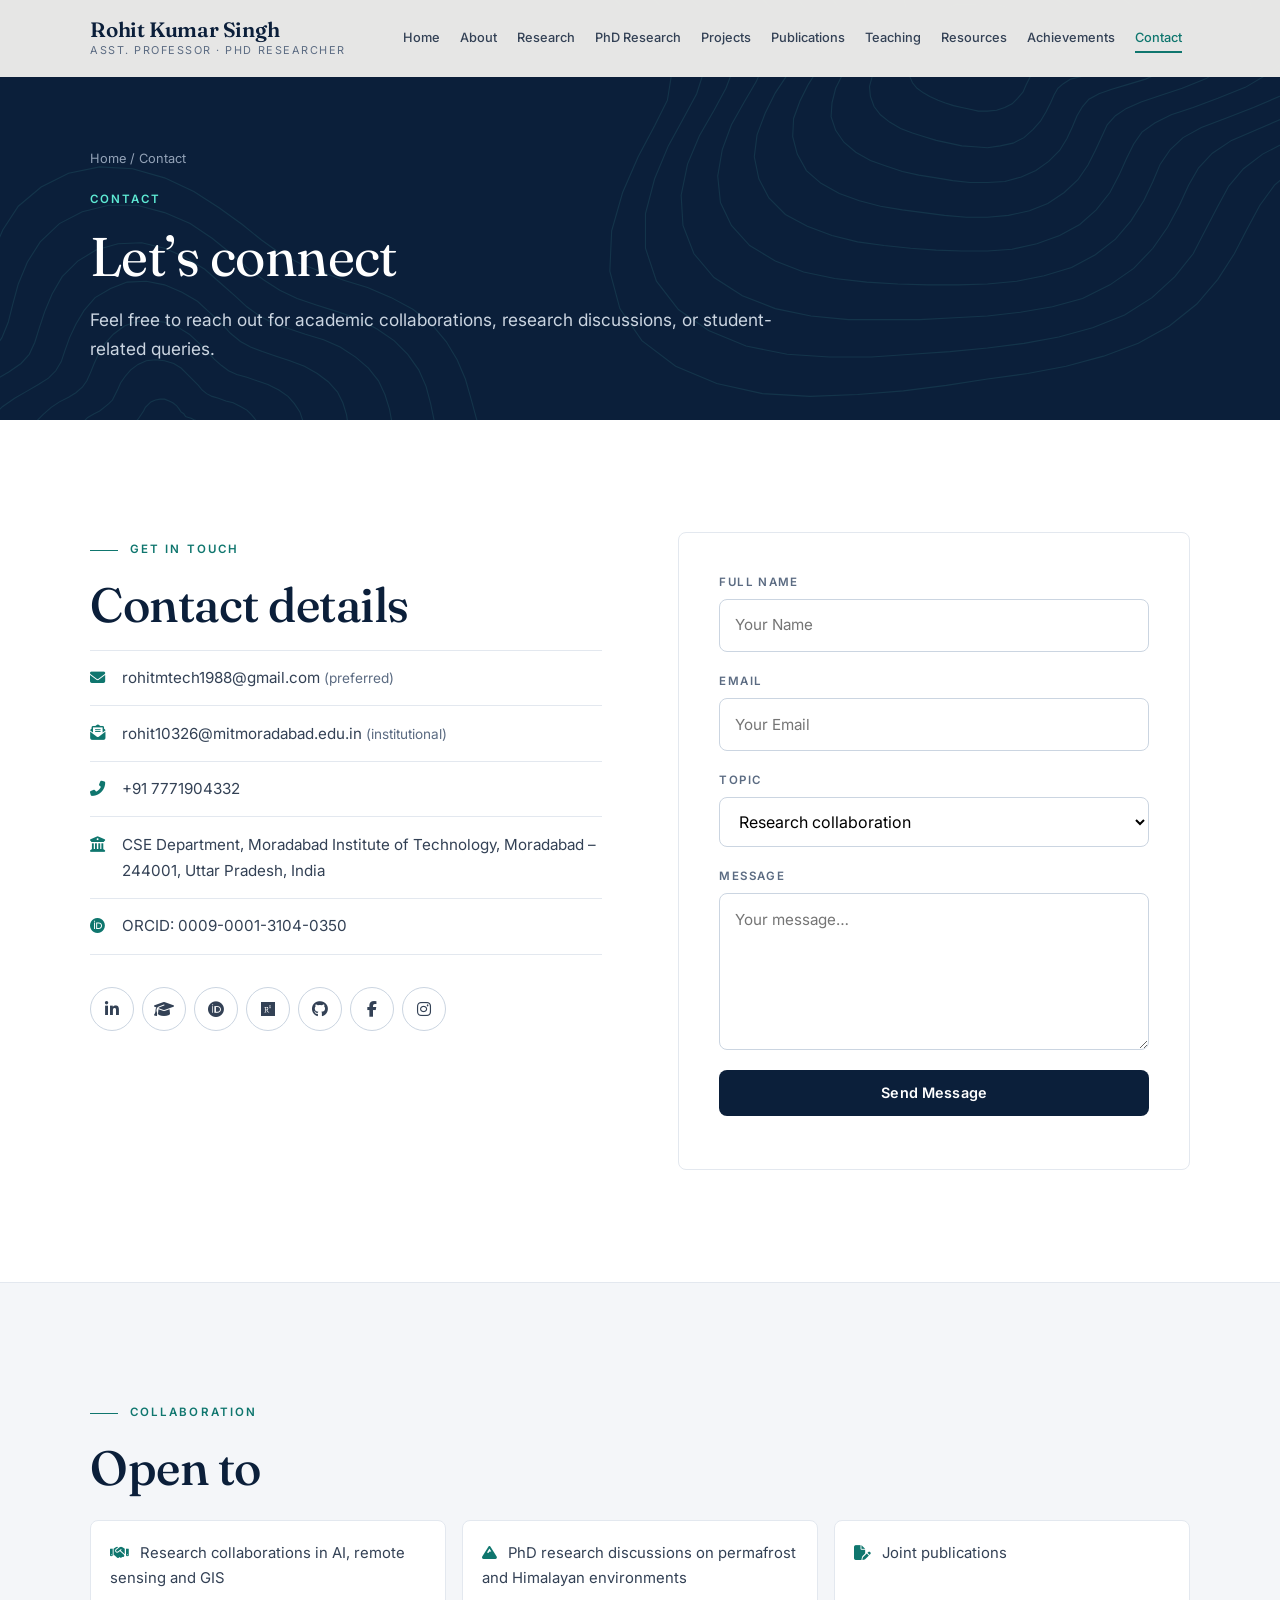
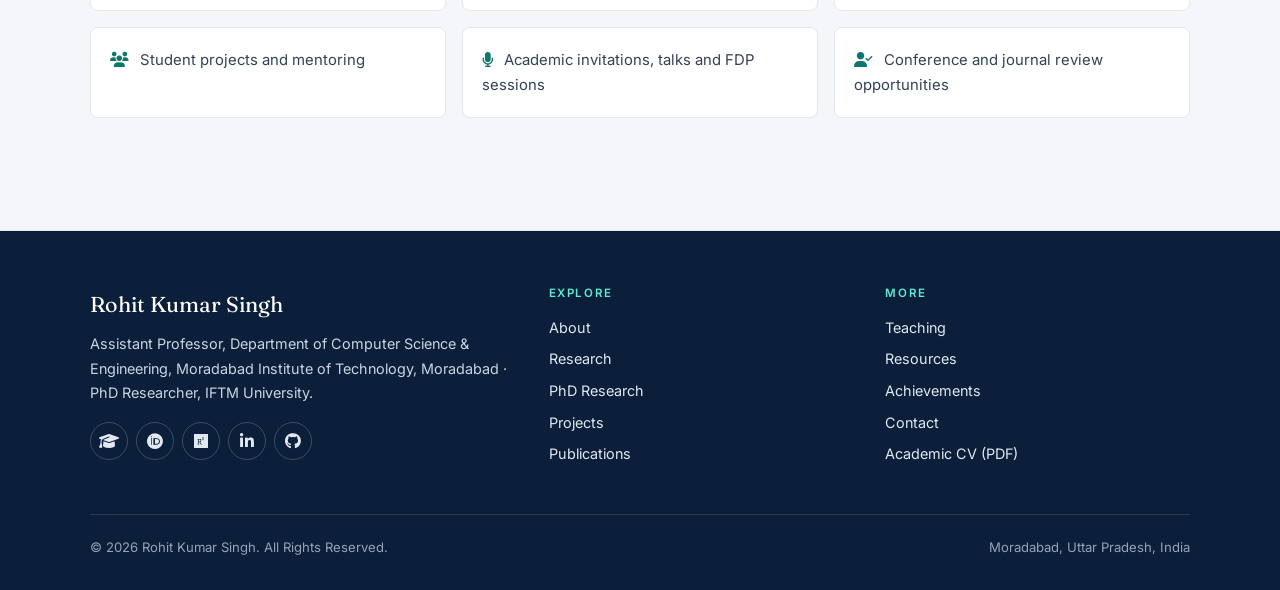
<file: contact.html>
<!DOCTYPE html>
<html lang="en">
<head>
  <meta charset="UTF-8" />
  <meta name="viewport" content="width=device-width, initial-scale=1.0" />
  <title>Contact | Rohit Kumar Singh</title>
  <meta name="description" content="Contact Rohit Kumar Singh, Assistant Professor (CSE), MIT Moradabad, for research collaborations, PhD discussions, joint publications and academic invitations." />
  <meta name="author" content="Rohit Kumar Singh" />
  <meta name="robots" content="index, follow" />
  <link rel="canonical" href="https://rohittheprofessor.netlify.app/contact" />
  <meta property="og:type" content="website" />
  <meta property="og:site_name" content="Rohit Kumar Singh – Academic Portfolio" />
  <meta property="og:title" content="Contact | Rohit Kumar Singh" />
  <meta property="og:description" content="Contact Rohit Kumar Singh, Assistant Professor (CSE), MIT Moradabad, for research collaborations, PhD discussions, joint publications and academic invitations." />
  <meta property="og:url" content="https://rohittheprofessor.netlify.app/contact" />
  <meta property="og:image" content="https://rohittheprofessor.netlify.app/assets/photo.jpg" />
  <meta property="og:locale" content="en_IN" />
  <meta name="twitter:card" content="summary" />
  <meta name="twitter:title" content="Contact | Rohit Kumar Singh" />
  <meta name="twitter:description" content="Contact Rohit Kumar Singh, Assistant Professor (CSE), MIT Moradabad, for research collaborations, PhD discussions, joint publications and academic invitations." />
  <meta name="theme-color" content="#0b1f3a" />
  <link rel="icon" href="data:image/svg+xml,%3Csvg xmlns='http://www.w3.org/2000/svg' viewBox='0 0 64 64'%3E%3Crect width='64' height='64' rx='12' fill='%230b1f3a'/%3E%3Ctext x='32' y='44' font-family='Georgia,serif' font-size='34' fill='%235eead4' text-anchor='middle'%3ERS%3C/text%3E%3C/svg%3E" />
  <link rel="preconnect" href="https://fonts.googleapis.com">
  <link rel="preconnect" href="https://fonts.gstatic.com" crossorigin>
  <link href="https://fonts.googleapis.com/css2?family=Fraunces:ital,opsz,wght@0,9..144,300..700;1,9..144,300..700&family=Inter:wght@400;500;600;700&display=swap" rel="stylesheet">
  <link rel="stylesheet" href="https://cdnjs.cloudflare.com/ajax/libs/font-awesome/6.4.0/css/all.min.css" />
  <link rel="stylesheet" href="/style.css" />
  <script type="application/ld+json">{"@context": "https://schema.org", "@graph": [{"@type": "Person", "@id": "https://rohittheprofessor.netlify.app/#person", "name": "Rohit Kumar Singh", "jobTitle": "Assistant Professor, Computer Science & Engineering", "affiliation": [{"@type": "CollegeOrUniversity", "name": "Moradabad Institute of Technology, Moradabad"}, {"@type": "CollegeOrUniversity", "name": "IFTM University, Moradabad"}], "url": "https://rohittheprofessor.netlify.app/", "image": "https://rohittheprofessor.netlify.app/assets/photo.jpg", "address": {"@type": "PostalAddress", "addressLocality": "Moradabad", "addressRegion": "Uttar Pradesh", "addressCountry": "IN"}, "sameAs": ["https://scholar.google.co.in/citations?user=rX7KQU0AAAAJ&hl=en", "https://orcid.org/0009-0001-3104-0350", "https://www.researchgate.net/profile/Rohit-Singh-220/research", "https://www.linkedin.com/in/rohit-kumar-singh-1ba386183/", "https://github.com/rohittheprofessor"], "knowsAbout": ["Artificial Intelligence", "Machine Learning", "Deep Learning", "Remote Sensing", "Satellite Image Processing", "GIS", "Permafrost Monitoring", "Computer Vision", "Multimodal Learning"]}, {"@type": "WebSite", "@id": "https://rohittheprofessor.netlify.app/#website", "url": "https://rohittheprofessor.netlify.app/", "name": "Rohit Kumar Singh – Academic Portfolio"}]}</script>
</head>
<body data-page="contact">
  <a class="skip-link" href="#main">Skip to content</a>
  <nav id="navbar" aria-label="Primary">
    <div class="nav-container">
      <a class="brand" href="/" aria-label="Rohit Kumar Singh – home">
        <span class="brand-name">Rohit Kumar Singh</span>
        <span class="brand-sub">Asst. Professor · PhD Researcher</span>
      </a>
      <ul class="nav-links">
          <li><a href="/">Home</a></li>
          <li><a href="/about">About</a></li>
          <li><a href="/research">Research</a></li>
          <li><a href="/phd-research">PhD Research</a></li>
          <li><a href="/projects">Projects</a></li>
          <li><a href="/publications">Publications</a></li>
          <li><a href="/teaching">Teaching</a></li>
          <li><a href="/resources">Resources</a></li>
          <li><a href="/achievements">Achievements</a></li>
          <li><a href="/contact">Contact</a></li>
      </ul>
      <button class="hamburger" type="button" aria-label="Open menu" aria-expanded="false" aria-controls="mobile-menu"><i class="fas fa-bars"></i></button>
    </div>
  </nav>
  <div class="mobile-menu" id="mobile-menu">
    <ul>
          <li><a href="/">Home</a></li>
          <li><a href="/about">About</a></li>
          <li><a href="/research">Research</a></li>
          <li><a href="/phd-research">PhD Research</a></li>
          <li><a href="/projects">Projects</a></li>
          <li><a href="/publications">Publications</a></li>
          <li><a href="/teaching">Teaching</a></li>
          <li><a href="/resources">Resources</a></li>
          <li><a href="/achievements">Achievements</a></li>
          <li><a href="/contact">Contact</a></li>
    </ul>
  </div>
  <main id="main">
    <header class="page-head">
      <svg class="hero-contours" viewBox="0 0 1400 700" preserveAspectRatio="xMidYMid slice" aria-hidden="true"><g fill="none" stroke="currentColor" stroke-width="1.2"><path d="M1137,160 L1136,164 L1134,167 L1130,170 L1125,172 L1120,174 L1115,175 L1111,176 L1108,177 L1105,179 L1104,181 L1102,183 L1101,187 L1099,190 L1097,194 L1093,197 L1089,199 L1085,201 L1080,202 L1075,201 L1070,201 L1066,199 L1061,198 L1057,196 L1053,195 L1049,193 L1045,191 L1042,188 L1039,185 L1038,182 L1037,178 L1037,175 L1039,171 L1040,168 L1042,165 L1044,162 L1044,160 L1044,158 L1043,155 L1041,152 L1038,149 L1036,145 L1035,141 L1035,136 L1036,133 L1038,129 L1042,127 L1047,125 L1052,125 L1058,125 L1063,125 L1068,126 L1072,126 L1076,127 L1080,127 L1084,126 L1088,126 L1092,126 L1096,127 L1100,128 L1104,130 L1107,131 L1110,134 L1113,136 L1115,138 L1118,140 L1122,142 L1125,144 L1129,147 L1132,150 L1135,153 L1137,156 L1137,160 Z"/><path d="M1195,160 L1193,167 L1187,174 L1179,180 L1169,184 L1159,187 L1149,190 L1141,192 L1135,194 L1131,198 L1128,202 L1125,208 L1122,214 L1119,221 L1113,228 L1107,234 L1099,238 L1090,241 L1080,242 L1070,242 L1061,240 L1052,238 L1043,236 L1034,233 L1026,230 L1017,226 L1010,222 L1003,217 L998,211 L995,204 L994,197 L995,189 L998,182 L1002,176 L1005,170 L1008,165 L1009,160 L1008,155 L1005,150 L1000,144 L995,137 L991,129 L989,121 L989,113 L992,105 L997,99 L1005,94 L1015,91 L1026,90 L1036,90 L1046,91 L1055,92 L1064,92 L1072,93 L1080,92 L1088,92 L1096,92 L1104,92 L1113,94 L1120,96 L1127,100 L1133,104 L1139,108 L1144,112 L1150,116 L1156,120 L1163,124 L1171,129 L1178,133 L1186,139 L1191,145 L1195,153 L1195,160 Z"/><path d="M1254,160 L1249,171 L1239,181 L1226,189 L1211,195 L1196,200 L1183,204 L1171,207 L1163,212 L1157,217 L1153,224 L1149,233 L1144,243 L1138,253 L1130,262 L1120,271 L1108,277 L1094,280 L1080,282 L1066,281 L1052,280 L1038,277 L1024,274 L1011,270 L998,266 L985,261 L973,254 L963,246 L956,237 L952,226 L951,215 L954,204 L959,193 L965,183 L970,174 L973,167 L974,160 L971,153 L966,145 L959,136 L951,125 L945,113 L942,101 L942,89 L948,78 L957,69 L969,62 L984,58 L999,56 L1015,56 L1029,57 L1043,58 L1056,58 L1068,58 L1080,57 L1092,56 L1105,57 L1117,58 L1129,61 L1140,65 L1150,70 L1159,76 L1167,83 L1176,89 L1184,95 L1194,101 L1205,106 L1217,113 L1229,120 L1240,128 L1249,138 L1254,149 L1254,160 Z"/><path d="M1312,160 L1304,175 L1291,187 L1273,198 L1253,207 L1233,213 L1216,218 L1202,223 L1191,229 L1184,237 L1178,247 L1173,259 L1167,272 L1159,285 L1147,297 L1133,307 L1117,314 L1099,319 L1080,320 L1061,320 L1042,318 L1024,315 L1005,312 L987,308 L969,302 L952,296 L936,287 L923,276 L914,263 L909,248 L910,233 L914,217 L921,203 L929,190 L935,179 L939,169 L939,160 L934,151 L926,140 L916,127 L906,113 L898,97 L894,81 L896,65 L904,51 L917,39 L934,31 L953,26 L974,23 L994,23 L1013,23 L1031,23 L1047,23 L1064,22 L1080,21 L1097,20 L1113,21 L1130,23 L1145,28 L1159,34 L1172,42 L1184,50 L1195,59 L1206,67 L1218,74 L1232,81 L1248,88 L1265,96 L1282,106 L1296,117 L1307,130 L1313,145 L1312,160 Z"/><path d="M1370,160 L1359,178 L1341,194 L1318,207 L1293,217 L1269,225 L1248,232 L1232,239 L1220,247 L1211,257 L1205,270 L1198,285 L1190,301 L1179,317 L1164,331 L1146,343 L1126,351 L1103,356 L1080,358 L1057,358 L1033,356 L1010,353 L987,350 L963,346 L940,340 L918,332 L898,321 L882,307 L872,289 L867,270 L868,250 L875,231 L884,213 L894,197 L901,183 L905,171 L903,160 L896,148 L885,135 L872,119 L859,100 L850,81 L847,60 L850,41 L861,24 L878,10 L899,0 L923,-6 L948,-9 L973,-10 L996,-11 L1018,-12 L1039,-13 L1059,-15 L1080,-16 L1101,-17 L1122,-16 L1142,-12 L1161,-5 L1178,4 L1194,14 L1208,25 L1222,35 L1236,45 L1252,53 L1271,61 L1291,70 L1314,79 L1335,91 L1354,106 L1367,123 L1372,141 L1370,160 Z"/><path d="M1427,160 L1412,182 L1389,200 L1362,216 L1332,228 L1305,238 L1281,246 L1263,255 L1249,265 L1240,278 L1232,294 L1224,312 L1214,331 L1199,350 L1181,366 L1159,378 L1134,387 L1107,393 L1080,395 L1052,395 L1024,394 L996,392 L967,389 L938,385 L910,378 L883,368 L859,355 L841,337 L830,316 L825,292 L828,268 L837,244 L848,222 L860,204 L868,188 L871,174 L867,160 L857,146 L843,129 L826,110 L812,88 L802,64 L799,40 L805,17 L819,-3 L840,-18 L865,-29 L894,-37 L923,-41 L952,-43 L979,-45 L1005,-47 L1030,-50 L1055,-53 L1080,-55 L1105,-55 L1130,-52 L1155,-46 L1177,-37 L1197,-26 L1215,-13 L1231,-0 L1248,12 L1266,23 L1286,32 L1310,41 L1336,51 L1364,62 L1390,76 L1412,94 L1426,115 L1432,137 L1427,160 Z"/><path d="M1483,160 L1464,185 L1437,207 L1404,224 L1371,238 L1340,250 L1314,260 L1294,271 L1280,284 L1269,300 L1261,319 L1251,340 L1237,362 L1220,382 L1198,399 L1172,413 L1142,422 L1112,428 L1080,431 L1048,432 L1015,432 L982,431 L948,429 L913,425 L879,418 L848,406 L820,389 L800,367 L788,342 L785,313 L790,284 L800,257 L814,232 L827,210 L835,192 L837,176 L830,160 L817,143 L799,123 L780,100 L763,75 L753,47 L751,19 L760,-6 L777,-28 L802,-46 L833,-58 L866,-67 L899,-72 L931,-76 L962,-80 L992,-84 L1021,-88 L1050,-92 L1080,-94 L1110,-93 L1139,-89 L1167,-80 L1192,-68 L1215,-54 L1235,-39 L1254,-24 L1273,-11 L1295,1 L1320,11 L1350,20 L1382,31 L1415,44 L1446,61 L1471,82 L1486,107 L1491,133 L1483,160 Z"/><path d="M1538,160 L1515,188 L1482,213 L1445,233 L1408,248 L1375,262 L1347,274 L1326,288 L1311,304 L1300,323 L1290,345 L1277,369 L1261,392 L1240,414 L1214,432 L1184,447 L1151,456 L1116,462 L1080,466 L1044,468 L1006,470 L968,470 L928,470 L887,466 L848,458 L812,444 L781,424 L759,398 L747,367 L745,334 L752,300 L765,269 L781,241 L794,217 L802,196 L801,178 L792,160 L775,140 L754,117 L732,91 L714,61 L704,30 L704,-1 L716,-29 L737,-53 L766,-72 L801,-87 L837,-97 L874,-104 L910,-110 L945,-115 L978,-121 L1012,-127 L1046,-131 L1080,-133 L1114,-131 L1148,-125 L1179,-114 L1207,-99 L1232,-82 L1255,-64 L1276,-47 L1299,-33 L1325,-21 L1355,-11 L1390,-1 L1429,11 L1467,26 L1502,46 L1530,71 L1546,99 L1549,130 L1538,160 Z"/><path d="M1592,160 L1564,191 L1527,218 L1486,241 L1446,259 L1410,274 L1381,289 L1360,305 L1344,324 L1332,346 L1319,371 L1305,398 L1285,423 L1260,446 L1230,465 L1195,479 L1158,489 L1120,496 L1080,501 L1039,505 L997,508 L953,511 L907,511 L861,508 L816,499 L775,482 L742,459 L718,428 L706,392 L706,354 L716,316 L731,280 L748,249 L762,223 L769,201 L765,180 L752,160 L732,137 L707,111 L683,81 L664,48 L655,13 L658,-20 L673,-51 L698,-78 L731,-98 L769,-114 L810,-126 L850,-135 L889,-144 L927,-152 L964,-160 L1002,-167 L1041,-172 L1080,-173 L1119,-170 L1156,-161 L1191,-146 L1222,-128 L1249,-108 L1273,-88 L1298,-70 L1324,-56 L1355,-44 L1391,-33 L1432,-23 L1477,-10 L1521,8 L1560,31 L1590,59 L1606,91 L1606,126 L1592,160 Z"/><path d="M1644,160 L1611,194 L1570,224 L1526,248 L1483,269 L1446,286 L1416,304 L1394,323 L1378,345 L1364,371 L1350,398 L1332,426 L1309,453 L1279,477 L1245,496 L1207,510 L1166,521 L1124,529 L1080,535 L1035,542 L988,548 L938,552 L886,554 L834,551 L784,540 L739,521 L702,493 L678,458 L667,417 L669,373 L681,331 L698,292 L716,258 L730,230 L734,205 L728,183 L711,160 L687,135 L659,105 L633,71 L615,35 L607,-3 L613,-40 L631,-73 L660,-101 L697,-124 L739,-141 L782,-155 L825,-167 L867,-178 L908,-189 L950,-199 L992,-208 L1036,-213 L1080,-214 L1123,-208 L1165,-196 L1202,-178 L1235,-156 L1265,-133 L1292,-112 L1319,-93 L1350,-78 L1385,-66 L1428,-56 L1476,-45 L1527,-31 L1576,-11 L1619,15 L1649,47 L1665,84 L1663,122 L1644,160 Z"/><path d="M232,600 L232,603 L231,607 L231,610 L230,613 L229,617 L227,620 L225,623 L222,626 L218,628 L213,629 L208,630 L203,629 L198,628 L193,627 L189,626 L186,625 L183,625 L180,626 L177,628 L173,630 L168,633 L163,635 L157,636 L152,636 L146,636 L142,634 L138,631 L135,628 L134,624 L133,620 L132,616 L132,613 L132,610 L131,606 L131,603 L131,600 L132,597 L133,594 L135,591 L138,589 L141,586 L144,585 L147,583 L149,581 L151,579 L153,576 L155,573 L157,570 L159,566 L162,563 L165,560 L170,558 L175,557 L180,557 L185,559 L189,561 L193,564 L196,568 L198,571 L201,573 L203,576 L206,577 L209,578 L213,580 L217,581 L221,582 L225,585 L228,587 L230,590 L232,593 L232,597 L232,600 Z"/><path d="M283,600 L283,607 L282,613 L281,620 L280,627 L278,634 L275,641 L271,647 L264,652 L256,656 L246,658 L236,659 L225,658 L215,656 L206,653 L199,651 L192,650 L186,651 L180,653 L173,657 L165,662 L156,666 L145,670 L134,673 L123,673 L113,671 L104,667 L97,661 L92,655 L88,647 L86,640 L85,633 L84,626 L83,619 L82,613 L81,606 L82,600 L83,594 L86,588 L91,582 L96,577 L103,573 L109,570 L114,566 L119,562 L123,558 L126,552 L129,546 L132,539 L137,532 L143,525 L151,519 L160,515 L170,514 L180,515 L190,518 L198,523 L205,530 L211,536 L217,542 L221,547 L226,551 L232,554 L239,556 L247,559 L255,561 L263,565 L270,569 L275,574 L280,580 L282,587 L283,593 L283,600 Z"/><path d="M333,600 L333,610 L333,620 L333,630 L332,641 L329,652 L325,662 L318,671 L307,679 L294,685 L279,687 L263,688 L247,686 L232,682 L219,679 L207,676 L198,675 L189,677 L180,681 L170,687 L158,694 L143,701 L128,706 L111,709 L95,709 L80,706 L67,700 L57,691 L49,681 L44,671 L40,660 L37,649 L35,639 L32,629 L31,619 L30,610 L31,600 L34,591 L39,582 L47,574 L56,566 L65,560 L75,555 L83,550 L90,544 L95,537 L99,528 L103,518 L108,507 L115,496 L124,486 L136,477 L150,472 L165,471 L180,473 L194,478 L207,486 L218,496 L227,505 L234,513 L242,520 L250,526 L259,530 L270,533 L281,537 L293,541 L305,547 L315,554 L322,562 L328,571 L331,580 L333,590 L333,600 Z"/><path d="M383,600 L383,613 L384,627 L385,641 L384,655 L381,670 L375,684 L365,696 L351,706 L332,713 L311,716 L289,716 L268,713 L248,708 L231,703 L216,700 L204,700 L192,703 L180,709 L166,718 L150,727 L131,736 L110,743 L88,746 L67,745 L47,740 L31,732 L18,720 L8,707 L0,693 L-6,679 L-11,666 L-15,653 L-19,639 L-22,626 L-23,613 L-21,600 L-16,587 L-8,575 L3,565 L16,556 L30,548 L42,541 L53,534 L61,526 L67,516 L71,504 L76,490 L83,475 L92,460 L104,446 L121,436 L139,429 L160,428 L180,432 L199,440 L216,450 L230,463 L242,474 L252,485 L263,494 L274,500 L287,505 L302,510 L317,515 L333,521 L347,529 L359,538 L369,549 L375,561 L379,574 L381,587 L383,600 Z"/><path d="M431,600 L434,616 L436,633 L438,651 L438,670 L435,688 L427,706 L413,721 L394,733 L370,741 L343,744 L315,743 L288,739 L264,733 L243,727 L225,724 L210,725 L195,730 L180,738 L162,750 L142,762 L118,772 L92,780 L65,783 L39,781 L15,774 L-4,763 L-21,749 L-33,733 L-43,716 L-52,699 L-59,683 L-66,666 L-71,650 L-75,633 L-76,617 L-73,600 L-66,584 L-54,569 L-39,557 L-22,546 L-5,536 L10,527 L23,518 L32,508 L38,495 L43,479 L49,461 L57,442 L68,423 L85,406 L105,394 L129,387 L155,386 L180,392 L203,402 L224,415 L241,430 L257,444 L270,456 L284,466 L299,474 L316,480 L334,486 L354,492 L372,500 L389,511 L403,523 L414,537 L421,552 L426,568 L429,584 L431,600 Z"/><path d="M479,600 L484,620 L489,640 L492,662 L493,684 L489,707 L479,728 L462,746 L437,760 L408,769 L374,771 L340,769 L308,764 L279,757 L254,751 L234,748 L216,750 L199,757 L180,768 L158,782 L133,797 L104,809 L73,817 L42,819 L12,816 L-16,807 L-39,793 L-58,776 L-74,758 L-87,738 L-98,719 L-109,700 L-118,680 L-125,661 L-130,641 L-131,620 L-126,600 L-115,581 L-99,564 L-80,548 L-59,536 L-39,525 L-21,514 L-7,503 L2,490 L9,473 L14,453 L20,431 L30,407 L44,385 L65,365 L90,352 L119,345 L150,345 L180,353 L208,365 L232,381 L253,398 L271,414 L289,427 L306,438 L325,447 L346,454 L368,461 L391,469 L412,480 L431,493 L446,508 L458,525 L466,543 L471,562 L475,581 L479,600 Z"/><path d="M528,600 L535,623 L542,647 L548,673 L550,700 L545,726 L532,751 L510,771 L480,787 L444,796 L404,798 L364,795 L327,788 L294,780 L266,775 L242,773 L222,776 L202,786 L180,800 L154,816 L125,832 L91,846 L55,854 L19,855 L-15,850 L-46,839 L-72,823 L-95,804 L-114,783 L-130,761 L-145,739 L-159,717 L-171,695 L-181,672 L-186,648 L-186,624 L-178,600 L-164,578 L-144,558 L-120,541 L-95,526 L-71,513 L-51,501 L-37,488 L-27,471 L-21,451 L-16,427 L-9,400 L3,372 L20,346 L45,325 L75,310 L109,303 L145,305 L180,315 L212,330 L240,348 L265,366 L286,383 L307,398 L329,409 L352,418 L376,427 L402,435 L428,446 L452,459 L472,475 L488,494 L500,514 L509,535 L515,556 L521,578 L528,600 Z"/></g></svg>
      <div class="container">
        <p class="crumbs"><a href="/">Home</a> / Contact</p>
        <p class="eyebrow">Contact</p>
        <h1>Let’s connect</h1>
        <p class="lede">Feel free to reach out for academic collaborations, research discussions, or student-related queries.</p>
      </div>
    </header>
    <section class="contact contact-page-layout fade-in">
      <div class="container full-width-grid">
        <div class="contact-info-wrapper">
          <span class="section-label">GET IN TOUCH</span>
          <h2 class="section-title">Contact details</h2>
          <ul class="contact-list">
            <li><i class="fas fa-envelope"></i> <span><a href="mailto:rohitmtech1988@gmail.com">rohitmtech1988@gmail.com</a> <span style="color:var(--muted);font-size:.85rem">(preferred)</span></span></li>
            <li><i class="fas fa-envelope-open-text"></i> <span><a href="mailto:rohit10326@mitmoradabad.edu.in">rohit10326@mitmoradabad.edu.in</a> <span style="color:var(--muted);font-size:.85rem">(institutional)</span></span></li>
            <li><i class="fas fa-phone-alt"></i> <a href="tel:+917771904332">+91 7771904332</a></li>
            <li><i class="fas fa-building-columns"></i> CSE Department, Moradabad Institute of Technology, Moradabad – 244001, Uttar Pradesh, India</li>
            <li><i class="fab fa-orcid"></i> <a href="https://orcid.org/0009-0001-3104-0350" target="_blank" rel="noopener noreferrer">ORCID: 0009-0001-3104-0350</a></li>
          </ul>
          <div class="social-circles">
            <a href="https://www.linkedin.com/in/rohit-kumar-singh-1ba386183/" target="_blank" rel="noopener noreferrer" aria-label="LinkedIn"><i class="fab fa-linkedin-in"></i></a>
            <a href="https://scholar.google.co.in/citations?user=rX7KQU0AAAAJ&hl=en" target="_blank" rel="noopener noreferrer" aria-label="Google Scholar"><i class="fas fa-graduation-cap"></i></a>
            <a href="https://orcid.org/0009-0001-3104-0350" target="_blank" rel="noopener noreferrer" aria-label="ORCID"><i class="fab fa-orcid"></i></a>
            <a href="https://www.researchgate.net/profile/Rohit-Singh-220/research" target="_blank" rel="noopener noreferrer" aria-label="ResearchGate"><i class="fab fa-researchgate"></i></a>
            <a href="https://github.com/rohittheprofessor" target="_blank" rel="noopener noreferrer" aria-label="GitHub"><i class="fab fa-github"></i></a>
            <a href="https://www.facebook.com/drohits1" target="_blank" rel="noopener noreferrer" aria-label="Facebook"><i class="fab fa-facebook-f"></i></a>
            <a href="https://www.instagram.com/rohit_the_professor/" target="_blank" rel="noopener noreferrer" aria-label="Instagram"><i class="fab fa-instagram"></i></a>
          </div>
        </div>
        <div class="contact-form-wrapper glass-card">
          <form class="contact-form" name="contact" method="POST" data-netlify="true" netlify-honeypot="bot-field">
            <input type="hidden" name="form-name" value="contact" />
            <p class="hp"><label>Leave this empty <input name="bot-field" /></label></p>
            <div class="form-group"><label for="cf-name">Full Name</label><input id="cf-name" name="name" type="text" placeholder="Your Name" required autocomplete="name" /></div>
            <div class="form-group"><label for="cf-email">Email</label><input id="cf-email" name="email" type="email" placeholder="Your Email" required autocomplete="email" /></div>
            <div class="form-group"><label for="cf-topic">Topic</label>
              <select id="cf-topic" name="topic" style="width:100%;padding:.8rem .9rem;font:inherit;border:1px solid var(--rule-strong);border-radius:var(--radius);background:var(--paper)">
                <option>Research collaboration</option><option>PhD research discussion</option><option>Joint publication</option>
                <option>Student project</option><option>Academic invitation</option><option>Conference or journal opportunity</option><option>Other</option>
              </select></div>
            <div class="form-group"><label for="cf-msg">Message</label><textarea id="cf-msg" name="message" rows="5" placeholder="Your message…" required></textarea></div>
            <button type="submit" class="btn btn-primary btn-block">Send Message</button>
            <p class="form-status" role="status" aria-live="polite"></p>
          </form>
        </div>
      </div>
    </section>

    <section class="bg-light fade-in">
      <div class="container">
        <span class="section-label">COLLABORATION</span>
        <h2 class="section-title">Open to</h2>
        <div class="collab-grid">
          <div><i class="fas fa-handshake"></i> Research collaborations in AI, remote sensing and GIS</div>
          <div><i class="fas fa-mountain"></i> PhD research discussions on permafrost and Himalayan environments</div>
          <div><i class="fas fa-file-pen"></i> Joint publications</div>
          <div><i class="fas fa-users"></i> Student projects and mentoring</div>
          <div><i class="fas fa-microphone"></i> Academic invitations, talks and FDP sessions</div>
          <div><i class="fas fa-user-check"></i> Conference and journal review opportunities</div>
        </div>
      </div>
    </section>

  </main>
  <footer class="site-footer">
    <div class="container">
      <div class="footer-grid">
        <div>
          <div class="footer-brand">Rohit Kumar Singh</div>
          <p>Assistant Professor, Department of Computer Science &amp; Engineering, Moradabad Institute of Technology, Moradabad · PhD Researcher, IFTM University.</p>
          <div class="footer-social">
            <a href="https://scholar.google.co.in/citations?user=rX7KQU0AAAAJ&hl=en" target="_blank" rel="noopener noreferrer" aria-label="Google Scholar"><i class="fas fa-graduation-cap"></i></a>
            <a href="https://orcid.org/0009-0001-3104-0350" target="_blank" rel="noopener noreferrer" aria-label="ORCID"><i class="fab fa-orcid"></i></a>
            <a href="https://www.researchgate.net/profile/Rohit-Singh-220/research" target="_blank" rel="noopener noreferrer" aria-label="ResearchGate"><i class="fab fa-researchgate"></i></a>
            <a href="https://www.linkedin.com/in/rohit-kumar-singh-1ba386183/" target="_blank" rel="noopener noreferrer" aria-label="LinkedIn"><i class="fab fa-linkedin-in"></i></a>
            <a href="https://github.com/rohittheprofessor" target="_blank" rel="noopener noreferrer" aria-label="GitHub"><i class="fab fa-github"></i></a>
          </div>
        </div>
        <div><h4>Explore</h4><ul><li><a href="/about">About</a></li><li><a href="/research">Research</a></li><li><a href="/phd-research">PhD Research</a></li><li><a href="/projects">Projects</a></li><li><a href="/publications">Publications</a></li></ul></div>
        <div><h4>More</h4><ul><li><a href="/teaching">Teaching</a></li><li><a href="/resources">Resources</a></li><li><a href="/achievements">Achievements</a></li><li><a href="/contact">Contact</a></li><li><a href="/assets/cv.pdf" target="_blank" rel="noopener">Academic CV (PDF)</a></li></ul></div>
      </div>
      <div class="footer-bottom">
        <span>&copy; <span class="js-year">2026</span> Rohit Kumar Singh. All Rights Reserved.</span>
        <span>Moradabad, Uttar Pradesh, India</span>
      </div>
    </div>
  </footer>
  <div id="imageModal" class="img-modal" role="dialog" aria-label="Certificate preview">
    <button class="close-modal" type="button" aria-label="Close preview">&times;</button>
    <img class="modal-content" id="modalImg" alt="">
  </div>
  <script src="/script.js"></script>
</body>
</html>
</file>
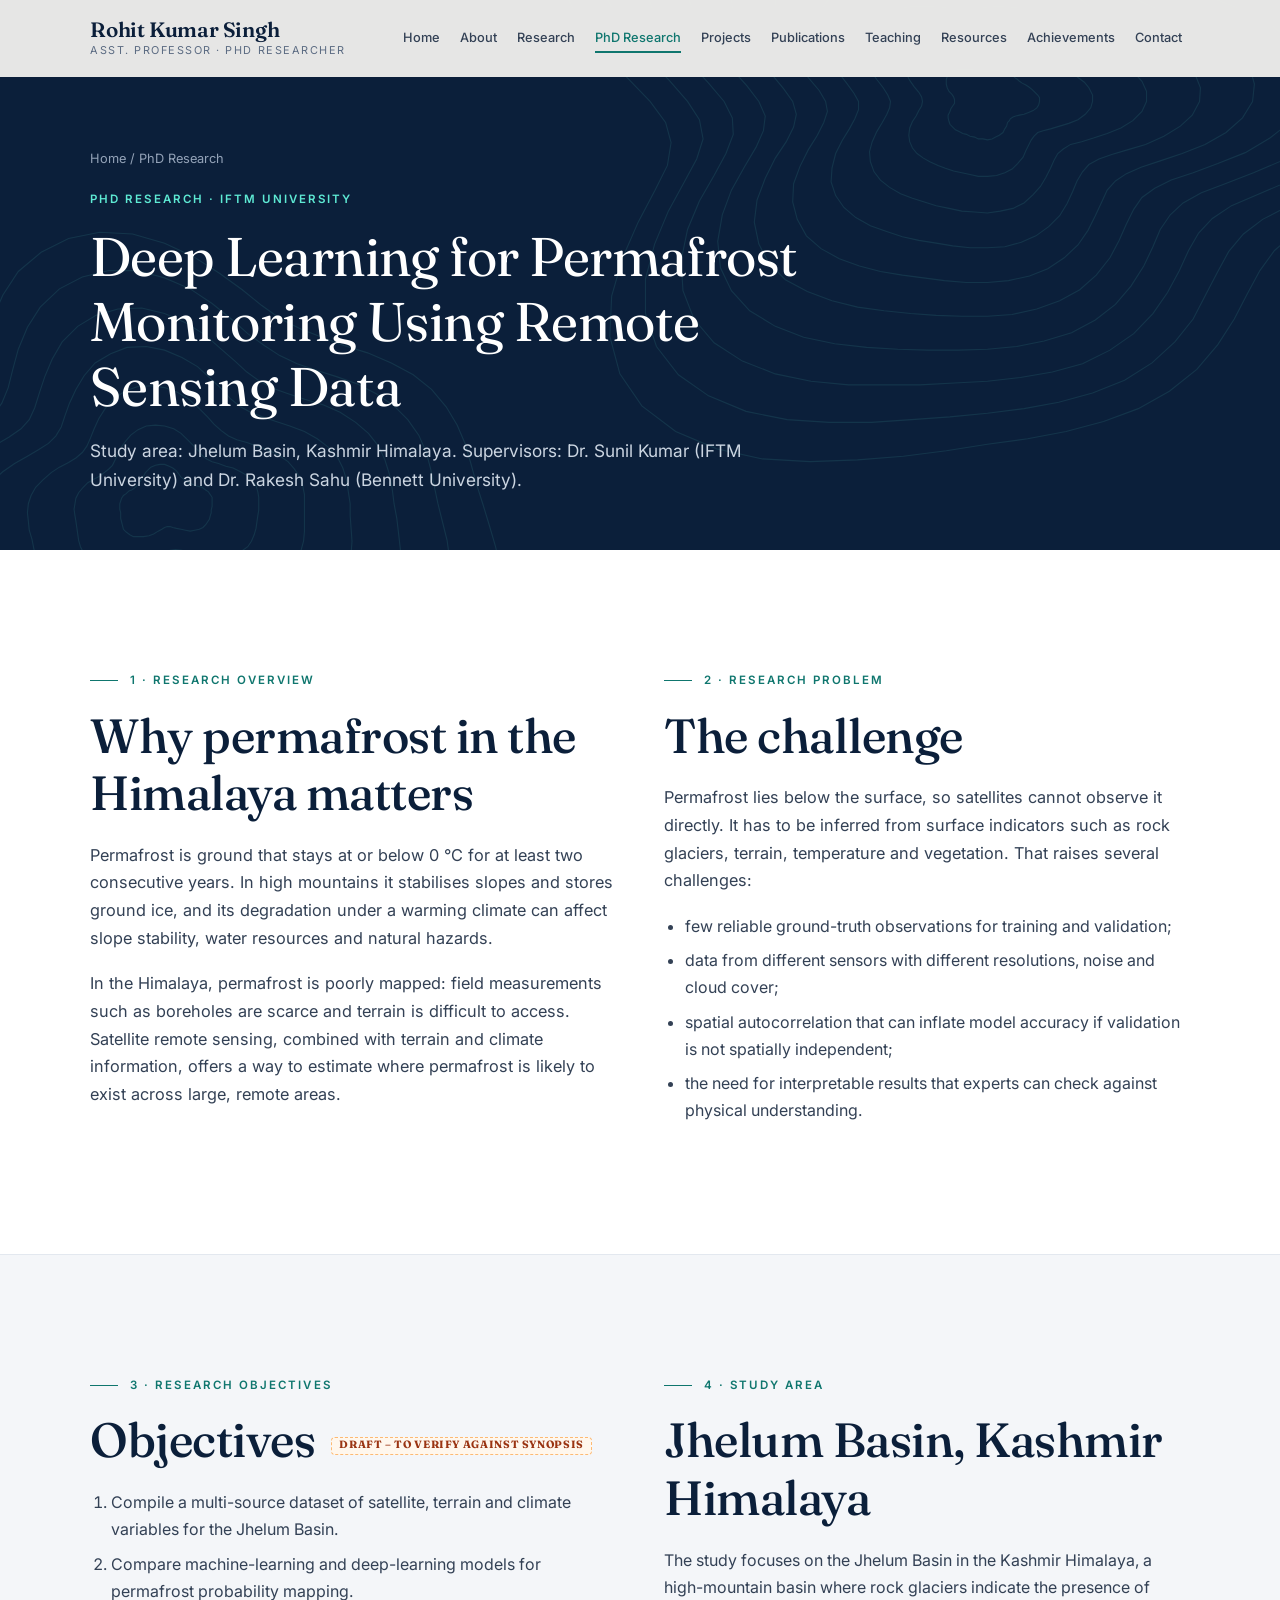
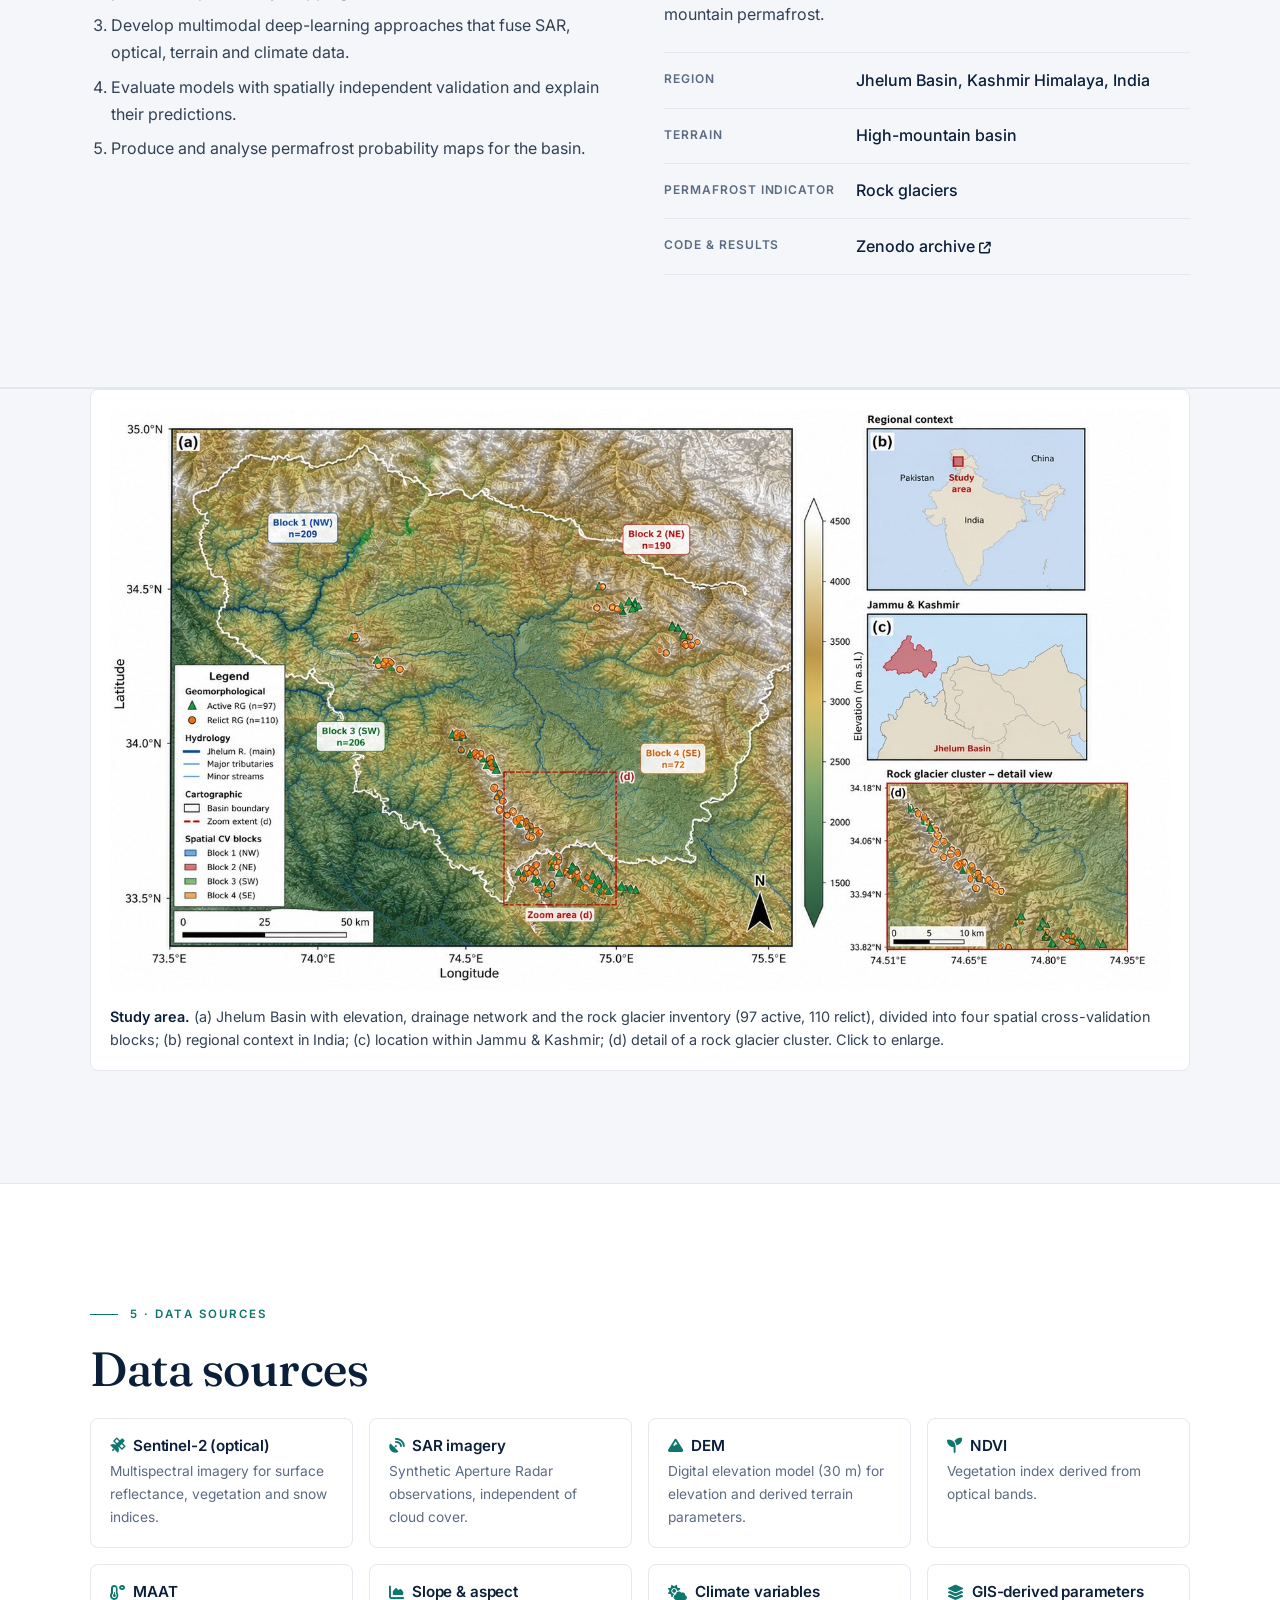
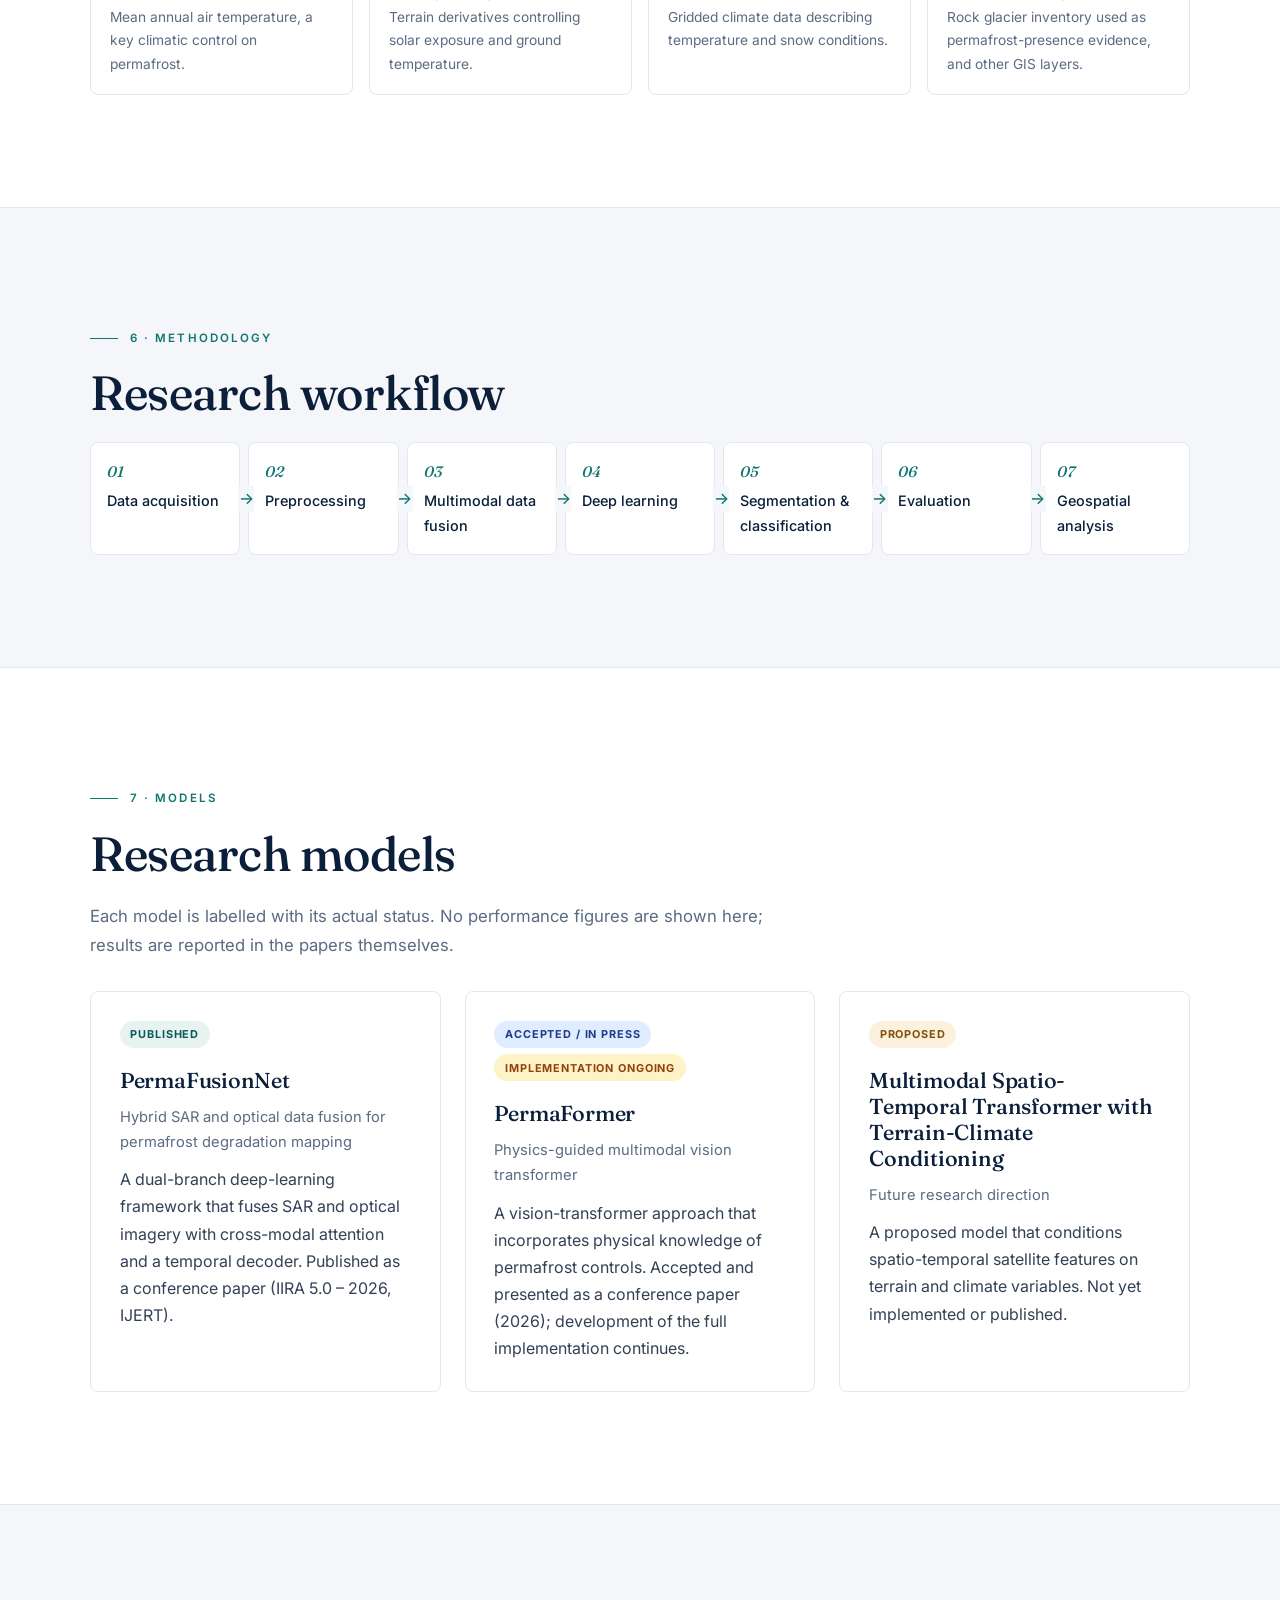
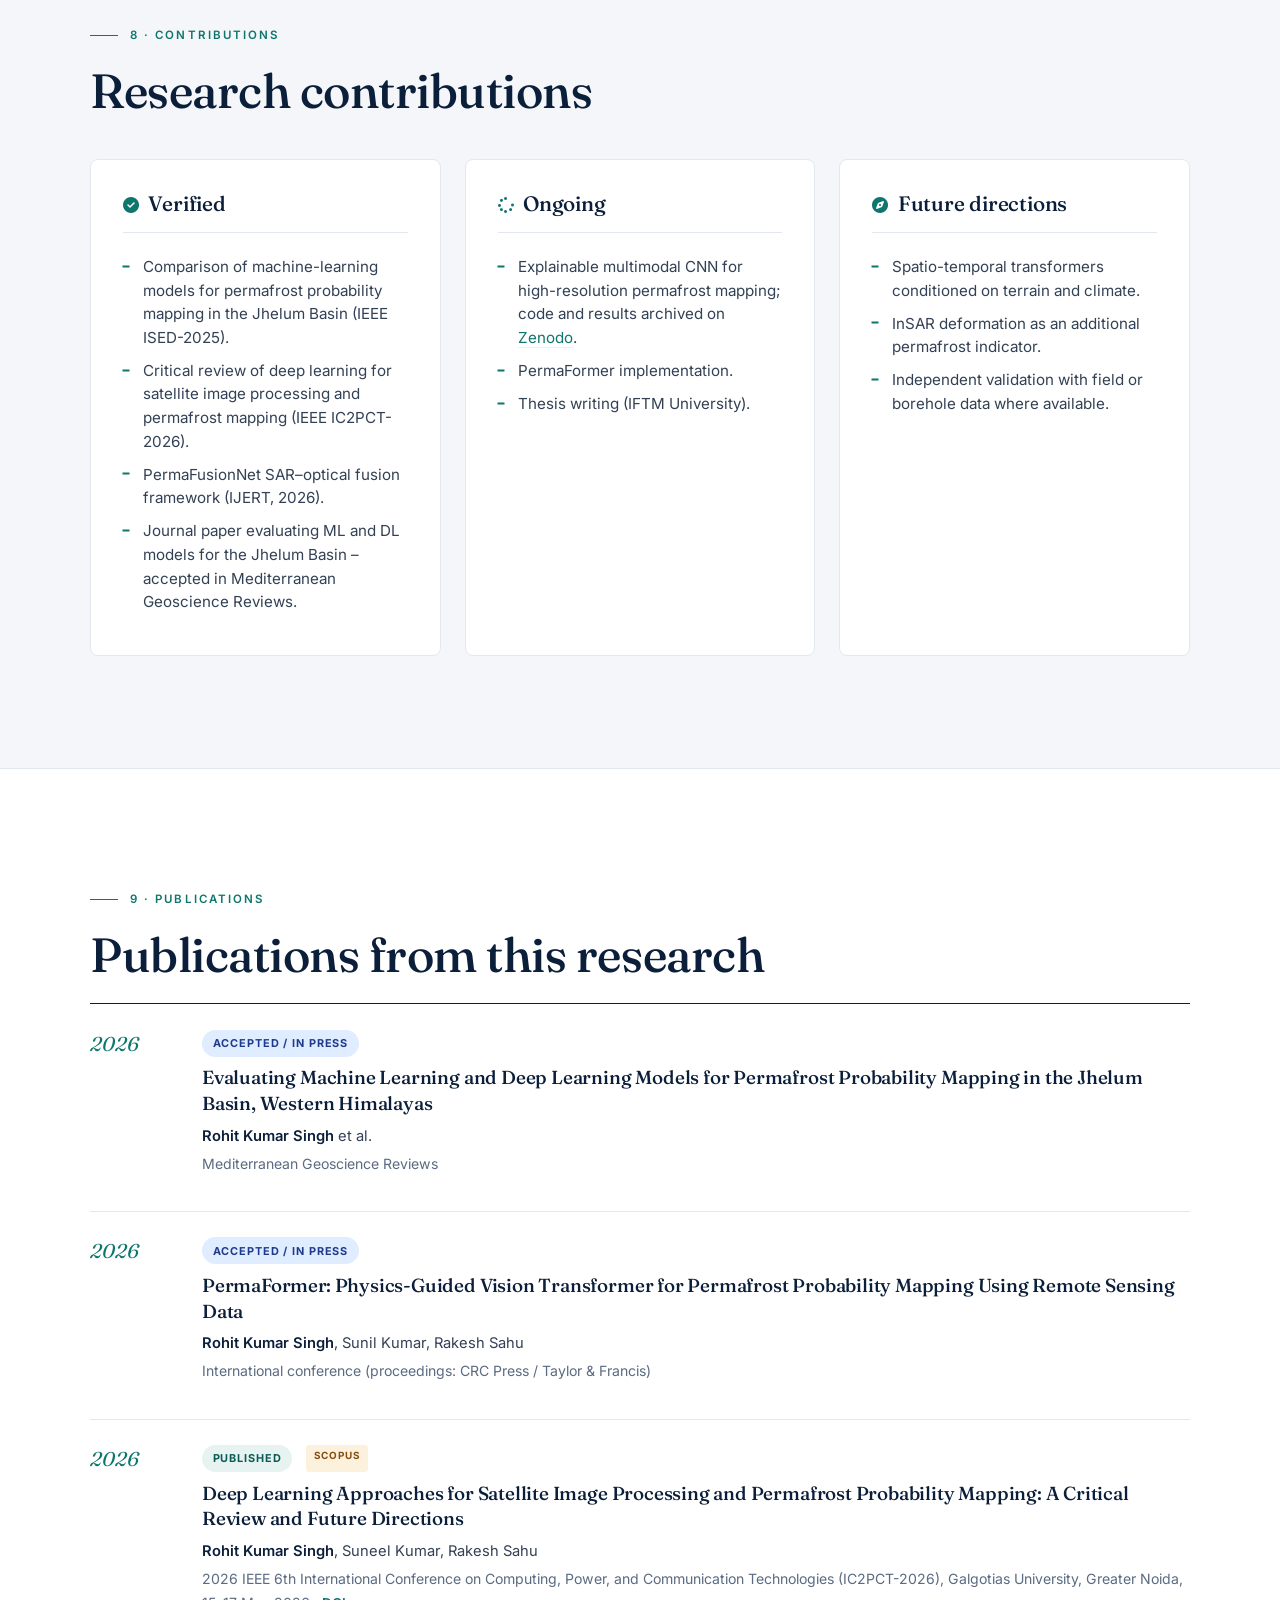
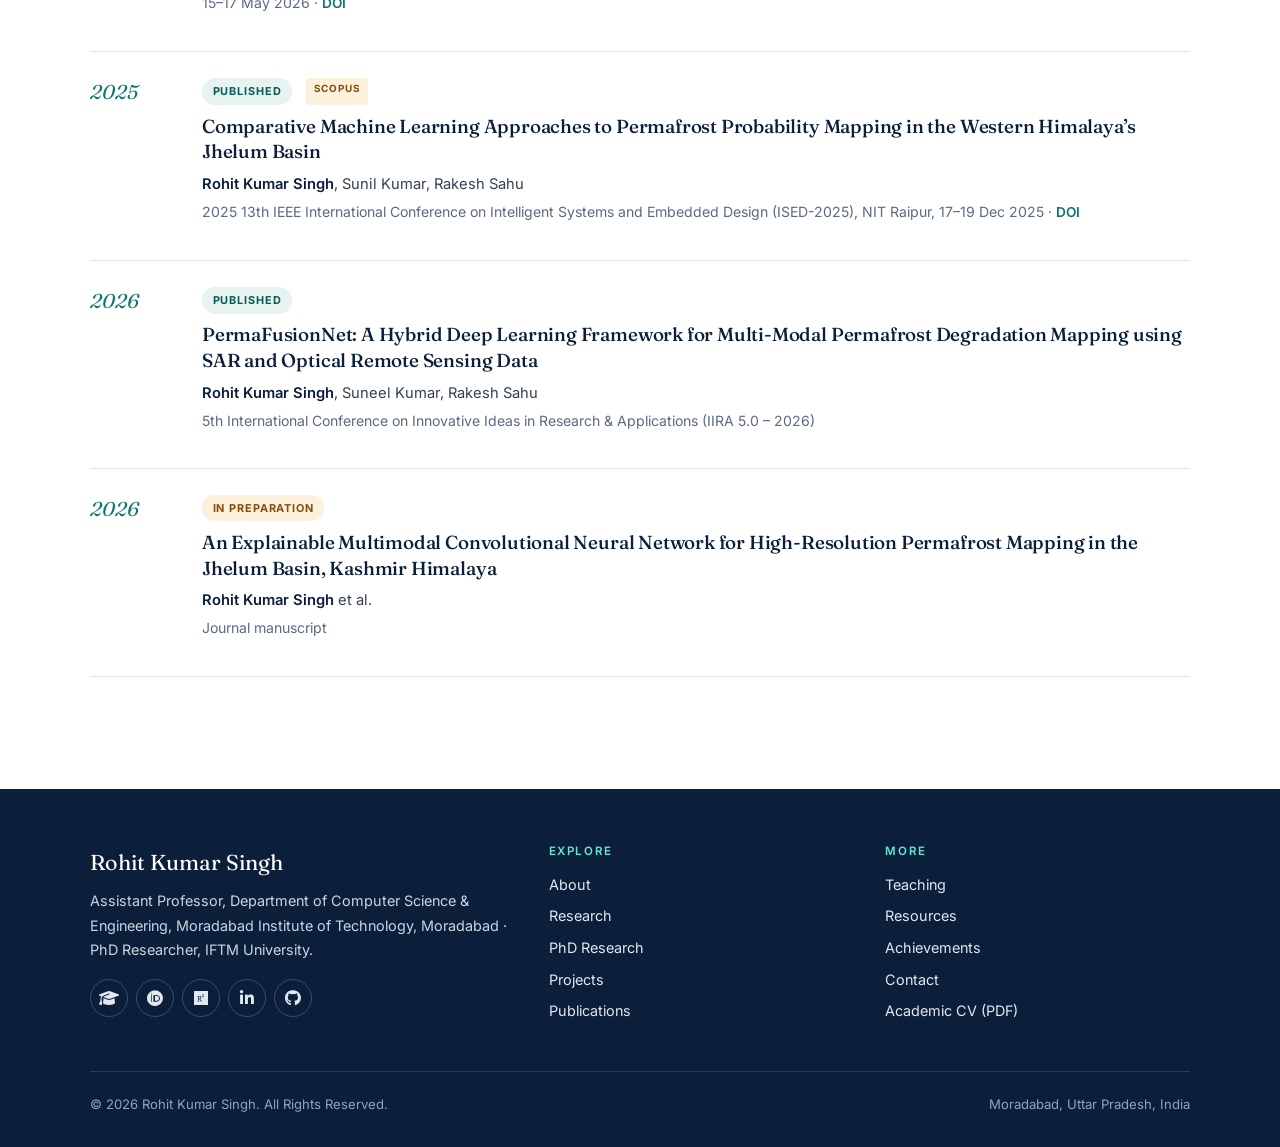
<file: phd-research.html>
<!DOCTYPE html>
<html lang="en">
<head>
  <meta charset="UTF-8" />
  <meta name="viewport" content="width=device-width, initial-scale=1.0" />
  <title>PhD Research: Deep Learning for Permafrost Monitoring | Rohit Kumar Singh</title>
  <meta name="description" content="Doctoral research of Rohit Kumar Singh at IFTM University on deep learning and remote sensing for permafrost monitoring in the Jhelum Basin, Kashmir Himalaya." />
  <meta name="author" content="Rohit Kumar Singh" />
  <meta name="robots" content="index, follow" />
  <link rel="canonical" href="https://rohittheprofessor.netlify.app/phd-research" />
  <meta property="og:type" content="website" />
  <meta property="og:site_name" content="Rohit Kumar Singh – Academic Portfolio" />
  <meta property="og:title" content="PhD Research: Deep Learning for Permafrost Monitoring | Rohit Kumar Singh" />
  <meta property="og:description" content="Doctoral research of Rohit Kumar Singh at IFTM University on deep learning and remote sensing for permafrost monitoring in the Jhelum Basin, Kashmir Himalaya." />
  <meta property="og:url" content="https://rohittheprofessor.netlify.app/phd-research" />
  <meta property="og:image" content="https://rohittheprofessor.netlify.app/assets/photo.jpg" />
  <meta property="og:locale" content="en_IN" />
  <meta name="twitter:card" content="summary" />
  <meta name="twitter:title" content="PhD Research: Deep Learning for Permafrost Monitoring | Rohit Kumar Singh" />
  <meta name="twitter:description" content="Doctoral research of Rohit Kumar Singh at IFTM University on deep learning and remote sensing for permafrost monitoring in the Jhelum Basin, Kashmir Himalaya." />
  <meta name="theme-color" content="#0b1f3a" />
  <link rel="icon" href="data:image/svg+xml,%3Csvg xmlns='http://www.w3.org/2000/svg' viewBox='0 0 64 64'%3E%3Crect width='64' height='64' rx='12' fill='%230b1f3a'/%3E%3Ctext x='32' y='44' font-family='Georgia,serif' font-size='34' fill='%235eead4' text-anchor='middle'%3ERS%3C/text%3E%3C/svg%3E" />
  <link rel="preconnect" href="https://fonts.googleapis.com">
  <link rel="preconnect" href="https://fonts.gstatic.com" crossorigin>
  <link href="https://fonts.googleapis.com/css2?family=Fraunces:ital,opsz,wght@0,9..144,300..700;1,9..144,300..700&family=Inter:wght@400;500;600;700&display=swap" rel="stylesheet">
  <link rel="stylesheet" href="https://cdnjs.cloudflare.com/ajax/libs/font-awesome/6.4.0/css/all.min.css" />
  <link rel="stylesheet" href="/style.css" />
  <script type="application/ld+json">{"@context": "https://schema.org", "@graph": [{"@type": "Person", "@id": "https://rohittheprofessor.netlify.app/#person", "name": "Rohit Kumar Singh", "jobTitle": "Assistant Professor, Computer Science & Engineering", "affiliation": [{"@type": "CollegeOrUniversity", "name": "Moradabad Institute of Technology, Moradabad"}, {"@type": "CollegeOrUniversity", "name": "IFTM University, Moradabad"}], "url": "https://rohittheprofessor.netlify.app/", "image": "https://rohittheprofessor.netlify.app/assets/photo.jpg", "address": {"@type": "PostalAddress", "addressLocality": "Moradabad", "addressRegion": "Uttar Pradesh", "addressCountry": "IN"}, "sameAs": ["https://scholar.google.co.in/citations?user=rX7KQU0AAAAJ&hl=en", "https://orcid.org/0009-0001-3104-0350", "https://www.researchgate.net/profile/Rohit-Singh-220/research", "https://www.linkedin.com/in/rohit-kumar-singh-1ba386183/", "https://github.com/rohittheprofessor"], "knowsAbout": ["Artificial Intelligence", "Machine Learning", "Deep Learning", "Remote Sensing", "Satellite Image Processing", "GIS", "Permafrost Monitoring", "Computer Vision", "Multimodal Learning"]}, {"@type": "WebSite", "@id": "https://rohittheprofessor.netlify.app/#website", "url": "https://rohittheprofessor.netlify.app/", "name": "Rohit Kumar Singh – Academic Portfolio"}]}</script><script type="application/ld+json">{"@context": "https://schema.org", "@type": "ResearchProject", "name": "Deep Learning for Permafrost Monitoring Using Remote Sensing Data", "description": "PhD research on permafrost probability mapping in the Jhelum Basin, Kashmir Himalaya.", "member": {"@id": "https://rohittheprofessor.netlify.app/#person"}, "parentOrganization": {"@type": "CollegeOrUniversity", "name": "IFTM University, Moradabad"}}</script>
</head>
<body data-page="phd-research">
  <a class="skip-link" href="#main">Skip to content</a>
  <nav id="navbar" aria-label="Primary">
    <div class="nav-container">
      <a class="brand" href="/" aria-label="Rohit Kumar Singh – home">
        <span class="brand-name">Rohit Kumar Singh</span>
        <span class="brand-sub">Asst. Professor · PhD Researcher</span>
      </a>
      <ul class="nav-links">
          <li><a href="/">Home</a></li>
          <li><a href="/about">About</a></li>
          <li><a href="/research">Research</a></li>
          <li><a href="/phd-research">PhD Research</a></li>
          <li><a href="/projects">Projects</a></li>
          <li><a href="/publications">Publications</a></li>
          <li><a href="/teaching">Teaching</a></li>
          <li><a href="/resources">Resources</a></li>
          <li><a href="/achievements">Achievements</a></li>
          <li><a href="/contact">Contact</a></li>
      </ul>
      <button class="hamburger" type="button" aria-label="Open menu" aria-expanded="false" aria-controls="mobile-menu"><i class="fas fa-bars"></i></button>
    </div>
  </nav>
  <div class="mobile-menu" id="mobile-menu">
    <ul>
          <li><a href="/">Home</a></li>
          <li><a href="/about">About</a></li>
          <li><a href="/research">Research</a></li>
          <li><a href="/phd-research">PhD Research</a></li>
          <li><a href="/projects">Projects</a></li>
          <li><a href="/publications">Publications</a></li>
          <li><a href="/teaching">Teaching</a></li>
          <li><a href="/resources">Resources</a></li>
          <li><a href="/achievements">Achievements</a></li>
          <li><a href="/contact">Contact</a></li>
    </ul>
  </div>
  <main id="main">
    <header class="page-head">
      <svg class="hero-contours" viewBox="0 0 1400 700" preserveAspectRatio="xMidYMid slice" aria-hidden="true"><g fill="none" stroke="currentColor" stroke-width="1.2"><path d="M1137,160 L1136,164 L1134,167 L1130,170 L1125,172 L1120,174 L1115,175 L1111,176 L1108,177 L1105,179 L1104,181 L1102,183 L1101,187 L1099,190 L1097,194 L1093,197 L1089,199 L1085,201 L1080,202 L1075,201 L1070,201 L1066,199 L1061,198 L1057,196 L1053,195 L1049,193 L1045,191 L1042,188 L1039,185 L1038,182 L1037,178 L1037,175 L1039,171 L1040,168 L1042,165 L1044,162 L1044,160 L1044,158 L1043,155 L1041,152 L1038,149 L1036,145 L1035,141 L1035,136 L1036,133 L1038,129 L1042,127 L1047,125 L1052,125 L1058,125 L1063,125 L1068,126 L1072,126 L1076,127 L1080,127 L1084,126 L1088,126 L1092,126 L1096,127 L1100,128 L1104,130 L1107,131 L1110,134 L1113,136 L1115,138 L1118,140 L1122,142 L1125,144 L1129,147 L1132,150 L1135,153 L1137,156 L1137,160 Z"/><path d="M1195,160 L1193,167 L1187,174 L1179,180 L1169,184 L1159,187 L1149,190 L1141,192 L1135,194 L1131,198 L1128,202 L1125,208 L1122,214 L1119,221 L1113,228 L1107,234 L1099,238 L1090,241 L1080,242 L1070,242 L1061,240 L1052,238 L1043,236 L1034,233 L1026,230 L1017,226 L1010,222 L1003,217 L998,211 L995,204 L994,197 L995,189 L998,182 L1002,176 L1005,170 L1008,165 L1009,160 L1008,155 L1005,150 L1000,144 L995,137 L991,129 L989,121 L989,113 L992,105 L997,99 L1005,94 L1015,91 L1026,90 L1036,90 L1046,91 L1055,92 L1064,92 L1072,93 L1080,92 L1088,92 L1096,92 L1104,92 L1113,94 L1120,96 L1127,100 L1133,104 L1139,108 L1144,112 L1150,116 L1156,120 L1163,124 L1171,129 L1178,133 L1186,139 L1191,145 L1195,153 L1195,160 Z"/><path d="M1254,160 L1249,171 L1239,181 L1226,189 L1211,195 L1196,200 L1183,204 L1171,207 L1163,212 L1157,217 L1153,224 L1149,233 L1144,243 L1138,253 L1130,262 L1120,271 L1108,277 L1094,280 L1080,282 L1066,281 L1052,280 L1038,277 L1024,274 L1011,270 L998,266 L985,261 L973,254 L963,246 L956,237 L952,226 L951,215 L954,204 L959,193 L965,183 L970,174 L973,167 L974,160 L971,153 L966,145 L959,136 L951,125 L945,113 L942,101 L942,89 L948,78 L957,69 L969,62 L984,58 L999,56 L1015,56 L1029,57 L1043,58 L1056,58 L1068,58 L1080,57 L1092,56 L1105,57 L1117,58 L1129,61 L1140,65 L1150,70 L1159,76 L1167,83 L1176,89 L1184,95 L1194,101 L1205,106 L1217,113 L1229,120 L1240,128 L1249,138 L1254,149 L1254,160 Z"/><path d="M1312,160 L1304,175 L1291,187 L1273,198 L1253,207 L1233,213 L1216,218 L1202,223 L1191,229 L1184,237 L1178,247 L1173,259 L1167,272 L1159,285 L1147,297 L1133,307 L1117,314 L1099,319 L1080,320 L1061,320 L1042,318 L1024,315 L1005,312 L987,308 L969,302 L952,296 L936,287 L923,276 L914,263 L909,248 L910,233 L914,217 L921,203 L929,190 L935,179 L939,169 L939,160 L934,151 L926,140 L916,127 L906,113 L898,97 L894,81 L896,65 L904,51 L917,39 L934,31 L953,26 L974,23 L994,23 L1013,23 L1031,23 L1047,23 L1064,22 L1080,21 L1097,20 L1113,21 L1130,23 L1145,28 L1159,34 L1172,42 L1184,50 L1195,59 L1206,67 L1218,74 L1232,81 L1248,88 L1265,96 L1282,106 L1296,117 L1307,130 L1313,145 L1312,160 Z"/><path d="M1370,160 L1359,178 L1341,194 L1318,207 L1293,217 L1269,225 L1248,232 L1232,239 L1220,247 L1211,257 L1205,270 L1198,285 L1190,301 L1179,317 L1164,331 L1146,343 L1126,351 L1103,356 L1080,358 L1057,358 L1033,356 L1010,353 L987,350 L963,346 L940,340 L918,332 L898,321 L882,307 L872,289 L867,270 L868,250 L875,231 L884,213 L894,197 L901,183 L905,171 L903,160 L896,148 L885,135 L872,119 L859,100 L850,81 L847,60 L850,41 L861,24 L878,10 L899,0 L923,-6 L948,-9 L973,-10 L996,-11 L1018,-12 L1039,-13 L1059,-15 L1080,-16 L1101,-17 L1122,-16 L1142,-12 L1161,-5 L1178,4 L1194,14 L1208,25 L1222,35 L1236,45 L1252,53 L1271,61 L1291,70 L1314,79 L1335,91 L1354,106 L1367,123 L1372,141 L1370,160 Z"/><path d="M1427,160 L1412,182 L1389,200 L1362,216 L1332,228 L1305,238 L1281,246 L1263,255 L1249,265 L1240,278 L1232,294 L1224,312 L1214,331 L1199,350 L1181,366 L1159,378 L1134,387 L1107,393 L1080,395 L1052,395 L1024,394 L996,392 L967,389 L938,385 L910,378 L883,368 L859,355 L841,337 L830,316 L825,292 L828,268 L837,244 L848,222 L860,204 L868,188 L871,174 L867,160 L857,146 L843,129 L826,110 L812,88 L802,64 L799,40 L805,17 L819,-3 L840,-18 L865,-29 L894,-37 L923,-41 L952,-43 L979,-45 L1005,-47 L1030,-50 L1055,-53 L1080,-55 L1105,-55 L1130,-52 L1155,-46 L1177,-37 L1197,-26 L1215,-13 L1231,-0 L1248,12 L1266,23 L1286,32 L1310,41 L1336,51 L1364,62 L1390,76 L1412,94 L1426,115 L1432,137 L1427,160 Z"/><path d="M1483,160 L1464,185 L1437,207 L1404,224 L1371,238 L1340,250 L1314,260 L1294,271 L1280,284 L1269,300 L1261,319 L1251,340 L1237,362 L1220,382 L1198,399 L1172,413 L1142,422 L1112,428 L1080,431 L1048,432 L1015,432 L982,431 L948,429 L913,425 L879,418 L848,406 L820,389 L800,367 L788,342 L785,313 L790,284 L800,257 L814,232 L827,210 L835,192 L837,176 L830,160 L817,143 L799,123 L780,100 L763,75 L753,47 L751,19 L760,-6 L777,-28 L802,-46 L833,-58 L866,-67 L899,-72 L931,-76 L962,-80 L992,-84 L1021,-88 L1050,-92 L1080,-94 L1110,-93 L1139,-89 L1167,-80 L1192,-68 L1215,-54 L1235,-39 L1254,-24 L1273,-11 L1295,1 L1320,11 L1350,20 L1382,31 L1415,44 L1446,61 L1471,82 L1486,107 L1491,133 L1483,160 Z"/><path d="M1538,160 L1515,188 L1482,213 L1445,233 L1408,248 L1375,262 L1347,274 L1326,288 L1311,304 L1300,323 L1290,345 L1277,369 L1261,392 L1240,414 L1214,432 L1184,447 L1151,456 L1116,462 L1080,466 L1044,468 L1006,470 L968,470 L928,470 L887,466 L848,458 L812,444 L781,424 L759,398 L747,367 L745,334 L752,300 L765,269 L781,241 L794,217 L802,196 L801,178 L792,160 L775,140 L754,117 L732,91 L714,61 L704,30 L704,-1 L716,-29 L737,-53 L766,-72 L801,-87 L837,-97 L874,-104 L910,-110 L945,-115 L978,-121 L1012,-127 L1046,-131 L1080,-133 L1114,-131 L1148,-125 L1179,-114 L1207,-99 L1232,-82 L1255,-64 L1276,-47 L1299,-33 L1325,-21 L1355,-11 L1390,-1 L1429,11 L1467,26 L1502,46 L1530,71 L1546,99 L1549,130 L1538,160 Z"/><path d="M1592,160 L1564,191 L1527,218 L1486,241 L1446,259 L1410,274 L1381,289 L1360,305 L1344,324 L1332,346 L1319,371 L1305,398 L1285,423 L1260,446 L1230,465 L1195,479 L1158,489 L1120,496 L1080,501 L1039,505 L997,508 L953,511 L907,511 L861,508 L816,499 L775,482 L742,459 L718,428 L706,392 L706,354 L716,316 L731,280 L748,249 L762,223 L769,201 L765,180 L752,160 L732,137 L707,111 L683,81 L664,48 L655,13 L658,-20 L673,-51 L698,-78 L731,-98 L769,-114 L810,-126 L850,-135 L889,-144 L927,-152 L964,-160 L1002,-167 L1041,-172 L1080,-173 L1119,-170 L1156,-161 L1191,-146 L1222,-128 L1249,-108 L1273,-88 L1298,-70 L1324,-56 L1355,-44 L1391,-33 L1432,-23 L1477,-10 L1521,8 L1560,31 L1590,59 L1606,91 L1606,126 L1592,160 Z"/><path d="M1644,160 L1611,194 L1570,224 L1526,248 L1483,269 L1446,286 L1416,304 L1394,323 L1378,345 L1364,371 L1350,398 L1332,426 L1309,453 L1279,477 L1245,496 L1207,510 L1166,521 L1124,529 L1080,535 L1035,542 L988,548 L938,552 L886,554 L834,551 L784,540 L739,521 L702,493 L678,458 L667,417 L669,373 L681,331 L698,292 L716,258 L730,230 L734,205 L728,183 L711,160 L687,135 L659,105 L633,71 L615,35 L607,-3 L613,-40 L631,-73 L660,-101 L697,-124 L739,-141 L782,-155 L825,-167 L867,-178 L908,-189 L950,-199 L992,-208 L1036,-213 L1080,-214 L1123,-208 L1165,-196 L1202,-178 L1235,-156 L1265,-133 L1292,-112 L1319,-93 L1350,-78 L1385,-66 L1428,-56 L1476,-45 L1527,-31 L1576,-11 L1619,15 L1649,47 L1665,84 L1663,122 L1644,160 Z"/><path d="M232,600 L232,603 L231,607 L231,610 L230,613 L229,617 L227,620 L225,623 L222,626 L218,628 L213,629 L208,630 L203,629 L198,628 L193,627 L189,626 L186,625 L183,625 L180,626 L177,628 L173,630 L168,633 L163,635 L157,636 L152,636 L146,636 L142,634 L138,631 L135,628 L134,624 L133,620 L132,616 L132,613 L132,610 L131,606 L131,603 L131,600 L132,597 L133,594 L135,591 L138,589 L141,586 L144,585 L147,583 L149,581 L151,579 L153,576 L155,573 L157,570 L159,566 L162,563 L165,560 L170,558 L175,557 L180,557 L185,559 L189,561 L193,564 L196,568 L198,571 L201,573 L203,576 L206,577 L209,578 L213,580 L217,581 L221,582 L225,585 L228,587 L230,590 L232,593 L232,597 L232,600 Z"/><path d="M283,600 L283,607 L282,613 L281,620 L280,627 L278,634 L275,641 L271,647 L264,652 L256,656 L246,658 L236,659 L225,658 L215,656 L206,653 L199,651 L192,650 L186,651 L180,653 L173,657 L165,662 L156,666 L145,670 L134,673 L123,673 L113,671 L104,667 L97,661 L92,655 L88,647 L86,640 L85,633 L84,626 L83,619 L82,613 L81,606 L82,600 L83,594 L86,588 L91,582 L96,577 L103,573 L109,570 L114,566 L119,562 L123,558 L126,552 L129,546 L132,539 L137,532 L143,525 L151,519 L160,515 L170,514 L180,515 L190,518 L198,523 L205,530 L211,536 L217,542 L221,547 L226,551 L232,554 L239,556 L247,559 L255,561 L263,565 L270,569 L275,574 L280,580 L282,587 L283,593 L283,600 Z"/><path d="M333,600 L333,610 L333,620 L333,630 L332,641 L329,652 L325,662 L318,671 L307,679 L294,685 L279,687 L263,688 L247,686 L232,682 L219,679 L207,676 L198,675 L189,677 L180,681 L170,687 L158,694 L143,701 L128,706 L111,709 L95,709 L80,706 L67,700 L57,691 L49,681 L44,671 L40,660 L37,649 L35,639 L32,629 L31,619 L30,610 L31,600 L34,591 L39,582 L47,574 L56,566 L65,560 L75,555 L83,550 L90,544 L95,537 L99,528 L103,518 L108,507 L115,496 L124,486 L136,477 L150,472 L165,471 L180,473 L194,478 L207,486 L218,496 L227,505 L234,513 L242,520 L250,526 L259,530 L270,533 L281,537 L293,541 L305,547 L315,554 L322,562 L328,571 L331,580 L333,590 L333,600 Z"/><path d="M383,600 L383,613 L384,627 L385,641 L384,655 L381,670 L375,684 L365,696 L351,706 L332,713 L311,716 L289,716 L268,713 L248,708 L231,703 L216,700 L204,700 L192,703 L180,709 L166,718 L150,727 L131,736 L110,743 L88,746 L67,745 L47,740 L31,732 L18,720 L8,707 L0,693 L-6,679 L-11,666 L-15,653 L-19,639 L-22,626 L-23,613 L-21,600 L-16,587 L-8,575 L3,565 L16,556 L30,548 L42,541 L53,534 L61,526 L67,516 L71,504 L76,490 L83,475 L92,460 L104,446 L121,436 L139,429 L160,428 L180,432 L199,440 L216,450 L230,463 L242,474 L252,485 L263,494 L274,500 L287,505 L302,510 L317,515 L333,521 L347,529 L359,538 L369,549 L375,561 L379,574 L381,587 L383,600 Z"/><path d="M431,600 L434,616 L436,633 L438,651 L438,670 L435,688 L427,706 L413,721 L394,733 L370,741 L343,744 L315,743 L288,739 L264,733 L243,727 L225,724 L210,725 L195,730 L180,738 L162,750 L142,762 L118,772 L92,780 L65,783 L39,781 L15,774 L-4,763 L-21,749 L-33,733 L-43,716 L-52,699 L-59,683 L-66,666 L-71,650 L-75,633 L-76,617 L-73,600 L-66,584 L-54,569 L-39,557 L-22,546 L-5,536 L10,527 L23,518 L32,508 L38,495 L43,479 L49,461 L57,442 L68,423 L85,406 L105,394 L129,387 L155,386 L180,392 L203,402 L224,415 L241,430 L257,444 L270,456 L284,466 L299,474 L316,480 L334,486 L354,492 L372,500 L389,511 L403,523 L414,537 L421,552 L426,568 L429,584 L431,600 Z"/><path d="M479,600 L484,620 L489,640 L492,662 L493,684 L489,707 L479,728 L462,746 L437,760 L408,769 L374,771 L340,769 L308,764 L279,757 L254,751 L234,748 L216,750 L199,757 L180,768 L158,782 L133,797 L104,809 L73,817 L42,819 L12,816 L-16,807 L-39,793 L-58,776 L-74,758 L-87,738 L-98,719 L-109,700 L-118,680 L-125,661 L-130,641 L-131,620 L-126,600 L-115,581 L-99,564 L-80,548 L-59,536 L-39,525 L-21,514 L-7,503 L2,490 L9,473 L14,453 L20,431 L30,407 L44,385 L65,365 L90,352 L119,345 L150,345 L180,353 L208,365 L232,381 L253,398 L271,414 L289,427 L306,438 L325,447 L346,454 L368,461 L391,469 L412,480 L431,493 L446,508 L458,525 L466,543 L471,562 L475,581 L479,600 Z"/><path d="M528,600 L535,623 L542,647 L548,673 L550,700 L545,726 L532,751 L510,771 L480,787 L444,796 L404,798 L364,795 L327,788 L294,780 L266,775 L242,773 L222,776 L202,786 L180,800 L154,816 L125,832 L91,846 L55,854 L19,855 L-15,850 L-46,839 L-72,823 L-95,804 L-114,783 L-130,761 L-145,739 L-159,717 L-171,695 L-181,672 L-186,648 L-186,624 L-178,600 L-164,578 L-144,558 L-120,541 L-95,526 L-71,513 L-51,501 L-37,488 L-27,471 L-21,451 L-16,427 L-9,400 L3,372 L20,346 L45,325 L75,310 L109,303 L145,305 L180,315 L212,330 L240,348 L265,366 L286,383 L307,398 L329,409 L352,418 L376,427 L402,435 L428,446 L452,459 L472,475 L488,494 L500,514 L509,535 L515,556 L521,578 L528,600 Z"/></g></svg>
      <div class="container">
        <p class="crumbs"><a href="/">Home</a> / PhD Research</p>
        <p class="eyebrow">PhD Research · IFTM University</p>
        <h1>Deep Learning for Permafrost Monitoring Using Remote Sensing Data</h1>
        <p class="lede">Study area: Jhelum Basin, Kashmir Himalaya. Supervisors: Dr. Sunil Kumar (IFTM University) and Dr. Rakesh Sahu (Bennett University).</p>
      </div>
    </header>
    <section class="fade-in">
      <div class="container two-col">
        <div class="prose">
          <span class="section-label">1 · RESEARCH OVERVIEW</span>
          <h2 class="section-title">Why permafrost in the Himalaya matters</h2>
          <p>Permafrost is ground that stays at or below 0 °C for at least two consecutive years. In high mountains it stabilises slopes and stores ground ice, and its degradation under a warming climate can affect slope stability, water resources and natural hazards.</p>
          <p>In the Himalaya, permafrost is poorly mapped: field measurements such as boreholes are scarce and terrain is difficult to access. Satellite remote sensing, combined with terrain and climate information, offers a way to estimate where permafrost is likely to exist across large, remote areas.</p>
        </div>
        <div class="prose">
          <span class="section-label">2 · RESEARCH PROBLEM</span>
          <h2 class="section-title">The challenge</h2>
          <p>Permafrost lies below the surface, so satellites cannot observe it directly. It has to be inferred from surface indicators such as rock glaciers, terrain, temperature and vegetation. That raises several challenges:</p>
          <ul>
            <li>few reliable ground-truth observations for training and validation;</li>
            <li>data from different sensors with different resolutions, noise and cloud cover;</li>
            <li>spatial autocorrelation that can inflate model accuracy if validation is not spatially independent;</li>
            <li>the need for interpretable results that experts can check against physical understanding.</li>
          </ul>
        </div>
      </div>
    </section>

    <section class="bg-light fade-in">
      <div class="container two-col">
        <div class="prose">
          <span class="section-label">3 · RESEARCH OBJECTIVES</span>
          <h2 class="section-title">Objectives <span class="verify-tag">Draft – to verify against synopsis</span></h2>
          <ol style="list-style:decimal;padding-left:1.3rem">
            <li>Compile a multi-source dataset of satellite, terrain and climate variables for the Jhelum Basin.</li>
            <li>Compare machine-learning and deep-learning models for permafrost probability mapping.</li>
            <li>Develop multimodal deep-learning approaches that fuse SAR, optical, terrain and climate data.</li>
            <li>Evaluate models with spatially independent validation and explain their predictions.</li>
            <li>Produce and analyse permafrost probability maps for the basin.</li>
          </ol>
        </div>
        <div>
          <span class="section-label">4 · STUDY AREA</span>
          <h2 class="section-title">Jhelum Basin, Kashmir Himalaya</h2>
          <p>The study focuses on the Jhelum Basin in the Kashmir Himalaya, a high-mountain basin where rock glaciers indicate the presence of mountain permafrost.</p>
          <ul class="fact-list">
            <li><span>Region</span>Jhelum Basin, Kashmir Himalaya, India</li>
            <li><span>Terrain</span>High-mountain basin</li>
            <li><span>Permafrost indicator</span>Rock glaciers</li>
            <li><span>Code &amp; results</span><a href="https://zenodo.org/records/23293597" target="_blank" rel="noopener noreferrer">Zenodo archive <i class="fas fa-arrow-up-right-from-square" style="font-size:.75em"></i></a></li>
          </ul>
        </div>
      </div>
    </section>

    <section class="bg-light" style="padding-top:0">
      <div class="container">
        <figure class="study-map">
          <img src="/assets/research/jhelum-study-area.jpg" data-zoom="/assets/research/jhelum-study-area.jpg" width="1623" height="891" loading="lazy"
               alt="Study-area map of the Jhelum Basin, Kashmir Himalaya, showing elevation, drainage, the basin boundary, active and relict rock glaciers, and four spatial cross-validation blocks">
          <figcaption><strong>Study area.</strong> (a) Jhelum Basin with elevation, drainage network and the rock glacier inventory (97 active, 110 relict), divided into four spatial cross-validation blocks; (b) regional context in India; (c) location within Jammu &amp; Kashmir; (d) detail of a rock glacier cluster. Click to enlarge.</figcaption>
        </figure>
      </div>
    </section>

    <section class="fade-in">
      <div class="container">
        <span class="section-label">5 · DATA SOURCES</span>
        <h2 class="section-title">Data sources</h2>
        <div class="data-grid"><div class="data-item"><h4><i class="fas fa-satellite"></i> Sentinel-2 (optical)</h4><p>Multispectral imagery for surface reflectance, vegetation and snow indices.</p></div><div class="data-item"><h4><i class="fas fa-satellite-dish"></i> SAR imagery</h4><p>Synthetic Aperture Radar observations, independent of cloud cover.</p></div><div class="data-item"><h4><i class="fas fa-mountain"></i> DEM</h4><p>Digital elevation model (30 m) for elevation and derived terrain parameters.</p></div><div class="data-item"><h4><i class="fas fa-seedling"></i> NDVI</h4><p>Vegetation index derived from optical bands.</p></div><div class="data-item"><h4><i class="fas fa-temperature-low"></i> MAAT</h4><p>Mean annual air temperature, a key climatic control on permafrost.</p></div><div class="data-item"><h4><i class="fas fa-chart-area"></i> Slope &amp; aspect</h4><p>Terrain derivatives controlling solar exposure and ground temperature.</p></div><div class="data-item"><h4><i class="fas fa-cloud-sun"></i> Climate variables</h4><p>Gridded climate data describing temperature and snow conditions.</p></div><div class="data-item"><h4><i class="fas fa-layer-group"></i> GIS-derived parameters</h4><p>Rock glacier inventory used as permafrost-presence evidence, and other GIS layers.</p></div></div>
      </div>
    </section>

    <section class="bg-light fade-in">
      <div class="container">
        <span class="section-label">6 · METHODOLOGY</span>
        <h2 class="section-title">Research workflow</h2>
        <ol class="workflow" aria-label="Research workflow"><li>Data acquisition</li><li>Preprocessing</li><li>Multimodal data fusion</li><li>Deep learning</li><li>Segmentation &amp; classification</li><li>Evaluation</li><li>Geospatial analysis</li></ol>
      </div>
    </section>

    <section class="fade-in">
      <div class="container">
        <span class="section-label">7 · MODELS</span>
        <h2 class="section-title">Research models</h2>
        <p class="section-intro" style="text-align:left;margin:0 0 2rem">Each model is labelled with its actual status. No performance figures are shown here; results are reported in the papers themselves.</p>
        <div class="research-grid">
          <div class="model-card">
            <div class="pub-meta"><span class="chip chip-published">Published</span></div>
            <h3>PermaFusionNet</h3>
            <p class="model-sub">Hybrid SAR and optical data fusion for permafrost degradation mapping</p>
            <p>A dual-branch deep-learning framework that fuses SAR and optical imagery with cross-modal attention and a temporal decoder. Published as a conference paper (IIRA 5.0 – 2026, IJERT).</p>
          </div>
          <div class="model-card">
            <div class="pub-meta"><span class="chip chip-accepted">Accepted / in press</span><span class="chip chip-ongoing">Implementation ongoing</span></div>
            <h3>PermaFormer</h3>
            <p class="model-sub">Physics-guided multimodal vision transformer</p>
            <p>A vision-transformer approach that incorporates physical knowledge of permafrost controls. Accepted and presented as a conference paper (2026); development of the full implementation continues.</p>
          </div>
          <div class="model-card">
            <div class="pub-meta"><span class="chip chip-proposed">Proposed</span></div>
            <h3>Multimodal Spatio-Temporal Transformer with Terrain-Climate Conditioning</h3>
            <p class="model-sub">Future research direction</p>
            <p>A proposed model that conditions spatio-temporal satellite features on terrain and climate variables. Not yet implemented or published.</p>
          </div>
        </div>
      </div>
    </section>

    <section class="bg-light fade-in">
      <div class="container">
        <span class="section-label">8 · CONTRIBUTIONS</span>
        <h2 class="section-title">Research contributions</h2>
        <div class="info-grid info-grid-3">
          <div class="info-card"><h3><i class="fas fa-circle-check"></i> Verified</h3>
            <ul class="tick-list">
              <li>Comparison of machine-learning models for permafrost probability mapping in the Jhelum Basin (IEEE ISED-2025).</li>
              <li>Critical review of deep learning for satellite image processing and permafrost mapping (IEEE IC2PCT-2026).</li>
              <li>PermaFusionNet SAR–optical fusion framework (IJERT, 2026).</li>
              <li>Journal paper evaluating ML and DL models for the Jhelum Basin – accepted in Mediterranean Geoscience Reviews.</li>
            </ul></div>
          <div class="info-card"><h3><i class="fas fa-spinner"></i> Ongoing</h3>
            <ul class="tick-list">
              <li>Explainable multimodal CNN for high-resolution permafrost mapping; code and results archived on <a href="https://zenodo.org/records/23293597" target="_blank" rel="noopener noreferrer">Zenodo</a>.</li>
              <li>PermaFormer implementation.</li>
              <li>Thesis writing (IFTM University).</li>
            </ul></div>
          <div class="info-card"><h3><i class="fas fa-compass"></i> Future directions</h3>
            <ul class="tick-list">
              <li>Spatio-temporal transformers conditioned on terrain and climate.</li>
              <li>InSAR deformation as an additional permafrost indicator.</li>
              <li>Independent validation with field or borehole data where available.</li>
            </ul></div>
        </div>
      </div>
    </section>

    <section class="fade-in">
      <div class="container">
        <span class="section-label">9 · PUBLICATIONS</span>
        <h2 class="section-title">Publications from this research</h2>
        <div class="academic-list">
        <div class="academic-row">
          <div class="academic-year">2026</div>
          <div class="academic-content">
            <div class="pub-meta"><span class="chip chip-accepted">Accepted / in press</span></div>
            <h3 class="paper-title">Evaluating Machine Learning and Deep Learning Models for Permafrost Probability Mapping in the Jhelum Basin, Western Himalayas</h3>
            <p class="paper-authors"><strong>Rohit Kumar Singh</strong> et al.</p>
            <p class="paper-venue">Mediterranean Geoscience Reviews</p>
          </div>
        </div>
        <div class="academic-row">
          <div class="academic-year">2026</div>
          <div class="academic-content">
            <div class="pub-meta"><span class="chip chip-accepted">Accepted / in press</span></div>
            <h3 class="paper-title">PermaFormer: Physics-Guided Vision Transformer for Permafrost Probability Mapping Using Remote Sensing Data</h3>
            <p class="paper-authors"><strong>Rohit Kumar Singh</strong>, Sunil Kumar, Rakesh Sahu</p>
            <p class="paper-venue">International conference (proceedings: CRC Press / Taylor &amp; Francis)</p>
          </div>
        </div>
        <div class="academic-row">
          <div class="academic-year">2026</div>
          <div class="academic-content">
            <div class="pub-meta"><span class="chip chip-published">Published</span><span class="pub-tag scopus">Scopus</span></div>
            <h3 class="paper-title">Deep Learning Approaches for Satellite Image Processing and Permafrost Probability Mapping: A Critical Review and Future Directions</h3>
            <p class="paper-authors"><strong>Rohit Kumar Singh</strong>, Suneel Kumar, Rakesh Sahu</p>
            <p class="paper-venue">2026 IEEE 6th International Conference on Computing, Power, and Communication Technologies (IC2PCT-2026), Galgotias University, Greater Noida, 15–17 May 2026 · <a class="paper-link" href="https://doi.org/10.1109/IC2PCT68894.2026.11584416" target="_blank" rel="noopener noreferrer">DOI</a></p>
          </div>
        </div>
        <div class="academic-row">
          <div class="academic-year">2025</div>
          <div class="academic-content">
            <div class="pub-meta"><span class="chip chip-published">Published</span><span class="pub-tag scopus">Scopus</span></div>
            <h3 class="paper-title">Comparative Machine Learning Approaches to Permafrost Probability Mapping in the Western Himalaya’s Jhelum Basin</h3>
            <p class="paper-authors"><strong>Rohit Kumar Singh</strong>, Sunil Kumar, Rakesh Sahu</p>
            <p class="paper-venue">2025 13th IEEE International Conference on Intelligent Systems and Embedded Design (ISED-2025), NIT Raipur, 17–19 Dec 2025 · <a class="paper-link" href="https://doi.org/10.1109/ISED67359.2025.11405315" target="_blank" rel="noopener noreferrer">DOI</a></p>
          </div>
        </div>
        <div class="academic-row">
          <div class="academic-year">2026</div>
          <div class="academic-content">
            <div class="pub-meta"><span class="chip chip-published">Published</span></div>
            <h3 class="paper-title">PermaFusionNet: A Hybrid Deep Learning Framework for Multi-Modal Permafrost Degradation Mapping using SAR and Optical Remote Sensing Data</h3>
            <p class="paper-authors"><strong>Rohit Kumar Singh</strong>, Suneel Kumar, Rakesh Sahu</p>
            <p class="paper-venue">5th International Conference on Innovative Ideas in Research &amp; Applications (IIRA 5.0 – 2026)</p>
          </div>
        </div>
        <div class="academic-row">
          <div class="academic-year">2026</div>
          <div class="academic-content">
            <div class="pub-meta"><span class="chip chip-in-prep">In preparation</span></div>
            <h3 class="paper-title">An Explainable Multimodal Convolutional Neural Network for High-Resolution Permafrost Mapping in the Jhelum Basin, Kashmir Himalaya</h3>
            <p class="paper-authors"><strong>Rohit Kumar Singh</strong> et al.</p>
            <p class="paper-venue">Journal manuscript</p>
          </div>
        </div>
        </div>
      </div>
    </section>


  </main>
  <footer class="site-footer">
    <div class="container">
      <div class="footer-grid">
        <div>
          <div class="footer-brand">Rohit Kumar Singh</div>
          <p>Assistant Professor, Department of Computer Science &amp; Engineering, Moradabad Institute of Technology, Moradabad · PhD Researcher, IFTM University.</p>
          <div class="footer-social">
            <a href="https://scholar.google.co.in/citations?user=rX7KQU0AAAAJ&hl=en" target="_blank" rel="noopener noreferrer" aria-label="Google Scholar"><i class="fas fa-graduation-cap"></i></a>
            <a href="https://orcid.org/0009-0001-3104-0350" target="_blank" rel="noopener noreferrer" aria-label="ORCID"><i class="fab fa-orcid"></i></a>
            <a href="https://www.researchgate.net/profile/Rohit-Singh-220/research" target="_blank" rel="noopener noreferrer" aria-label="ResearchGate"><i class="fab fa-researchgate"></i></a>
            <a href="https://www.linkedin.com/in/rohit-kumar-singh-1ba386183/" target="_blank" rel="noopener noreferrer" aria-label="LinkedIn"><i class="fab fa-linkedin-in"></i></a>
            <a href="https://github.com/rohittheprofessor" target="_blank" rel="noopener noreferrer" aria-label="GitHub"><i class="fab fa-github"></i></a>
          </div>
        </div>
        <div><h4>Explore</h4><ul><li><a href="/about">About</a></li><li><a href="/research">Research</a></li><li><a href="/phd-research">PhD Research</a></li><li><a href="/projects">Projects</a></li><li><a href="/publications">Publications</a></li></ul></div>
        <div><h4>More</h4><ul><li><a href="/teaching">Teaching</a></li><li><a href="/resources">Resources</a></li><li><a href="/achievements">Achievements</a></li><li><a href="/contact">Contact</a></li><li><a href="/assets/cv.pdf" target="_blank" rel="noopener">Academic CV (PDF)</a></li></ul></div>
      </div>
      <div class="footer-bottom">
        <span>&copy; <span class="js-year">2026</span> Rohit Kumar Singh. All Rights Reserved.</span>
        <span>Moradabad, Uttar Pradesh, India</span>
      </div>
    </div>
  </footer>
  <div id="imageModal" class="img-modal" role="dialog" aria-label="Certificate preview">
    <button class="close-modal" type="button" aria-label="Close preview">&times;</button>
    <img class="modal-content" id="modalImg" alt="">
  </div>
  <script src="/script.js"></script>
</body>
</html>
</file>
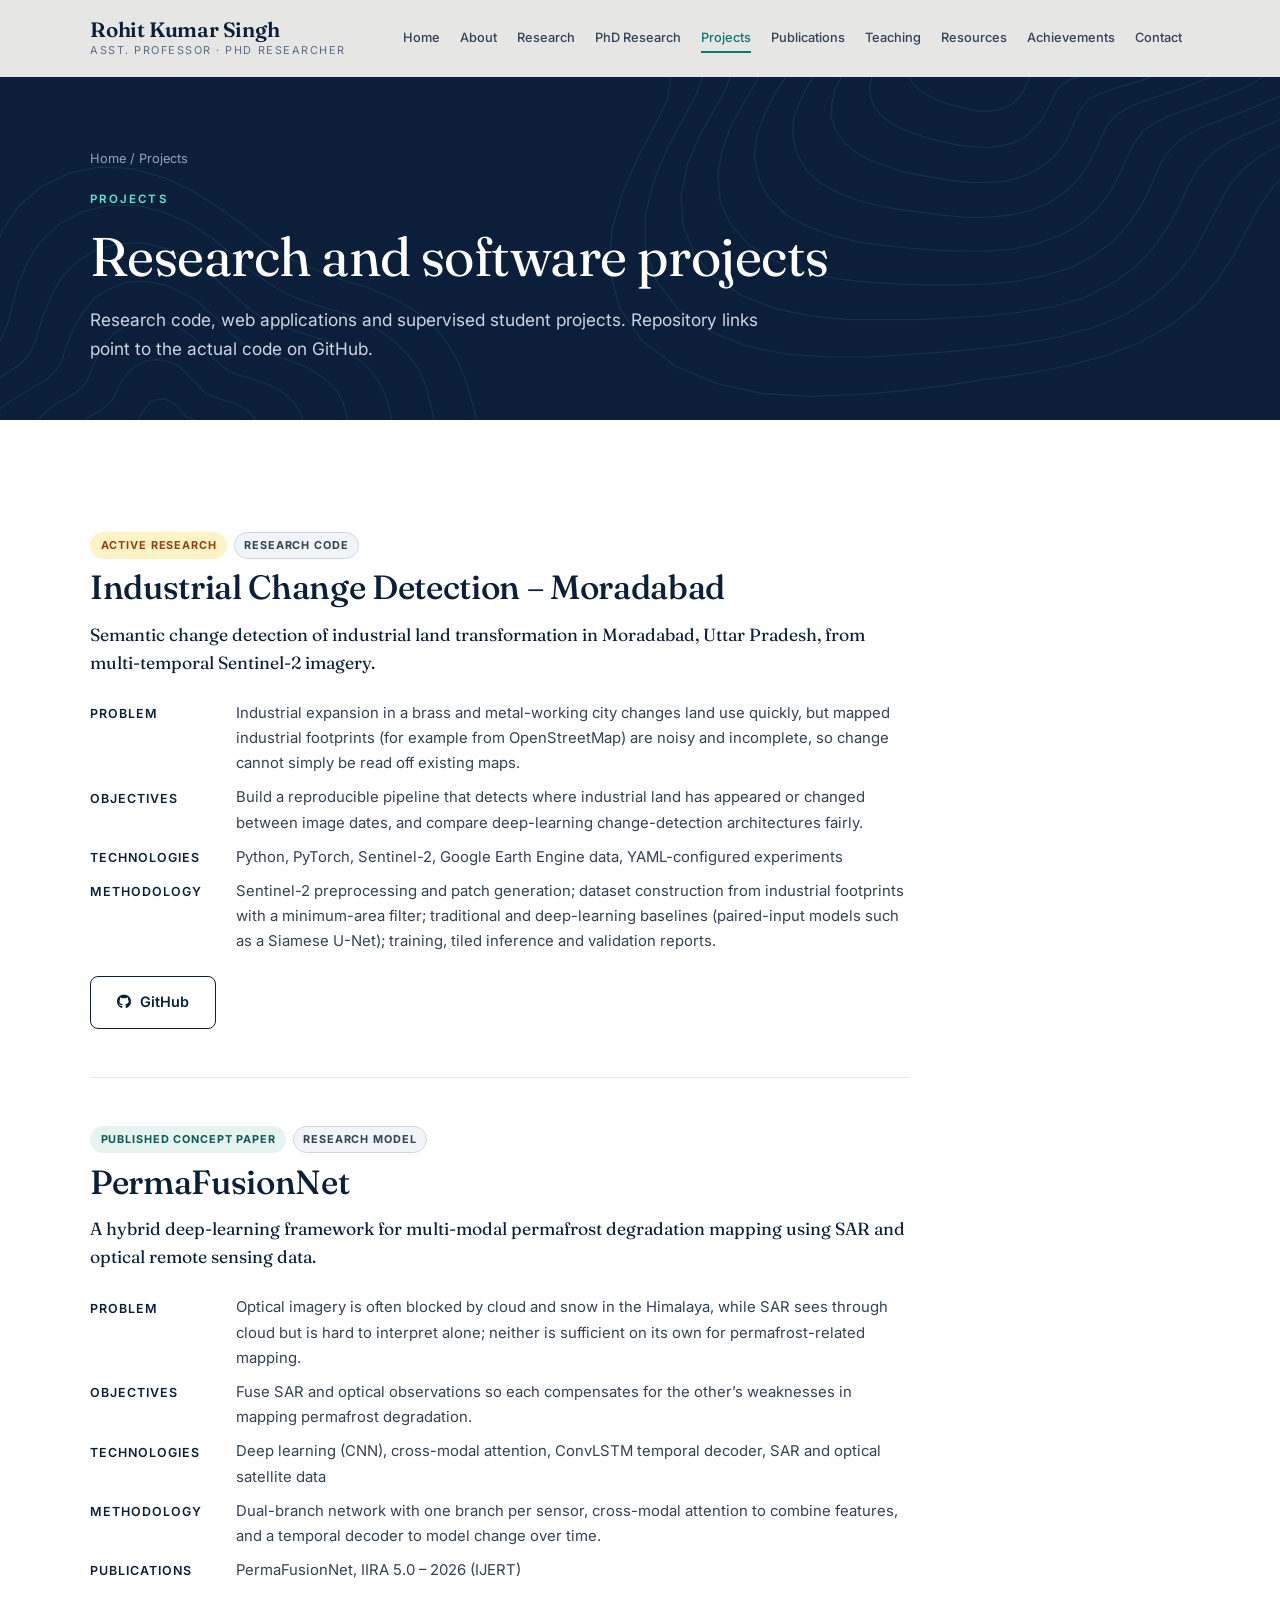
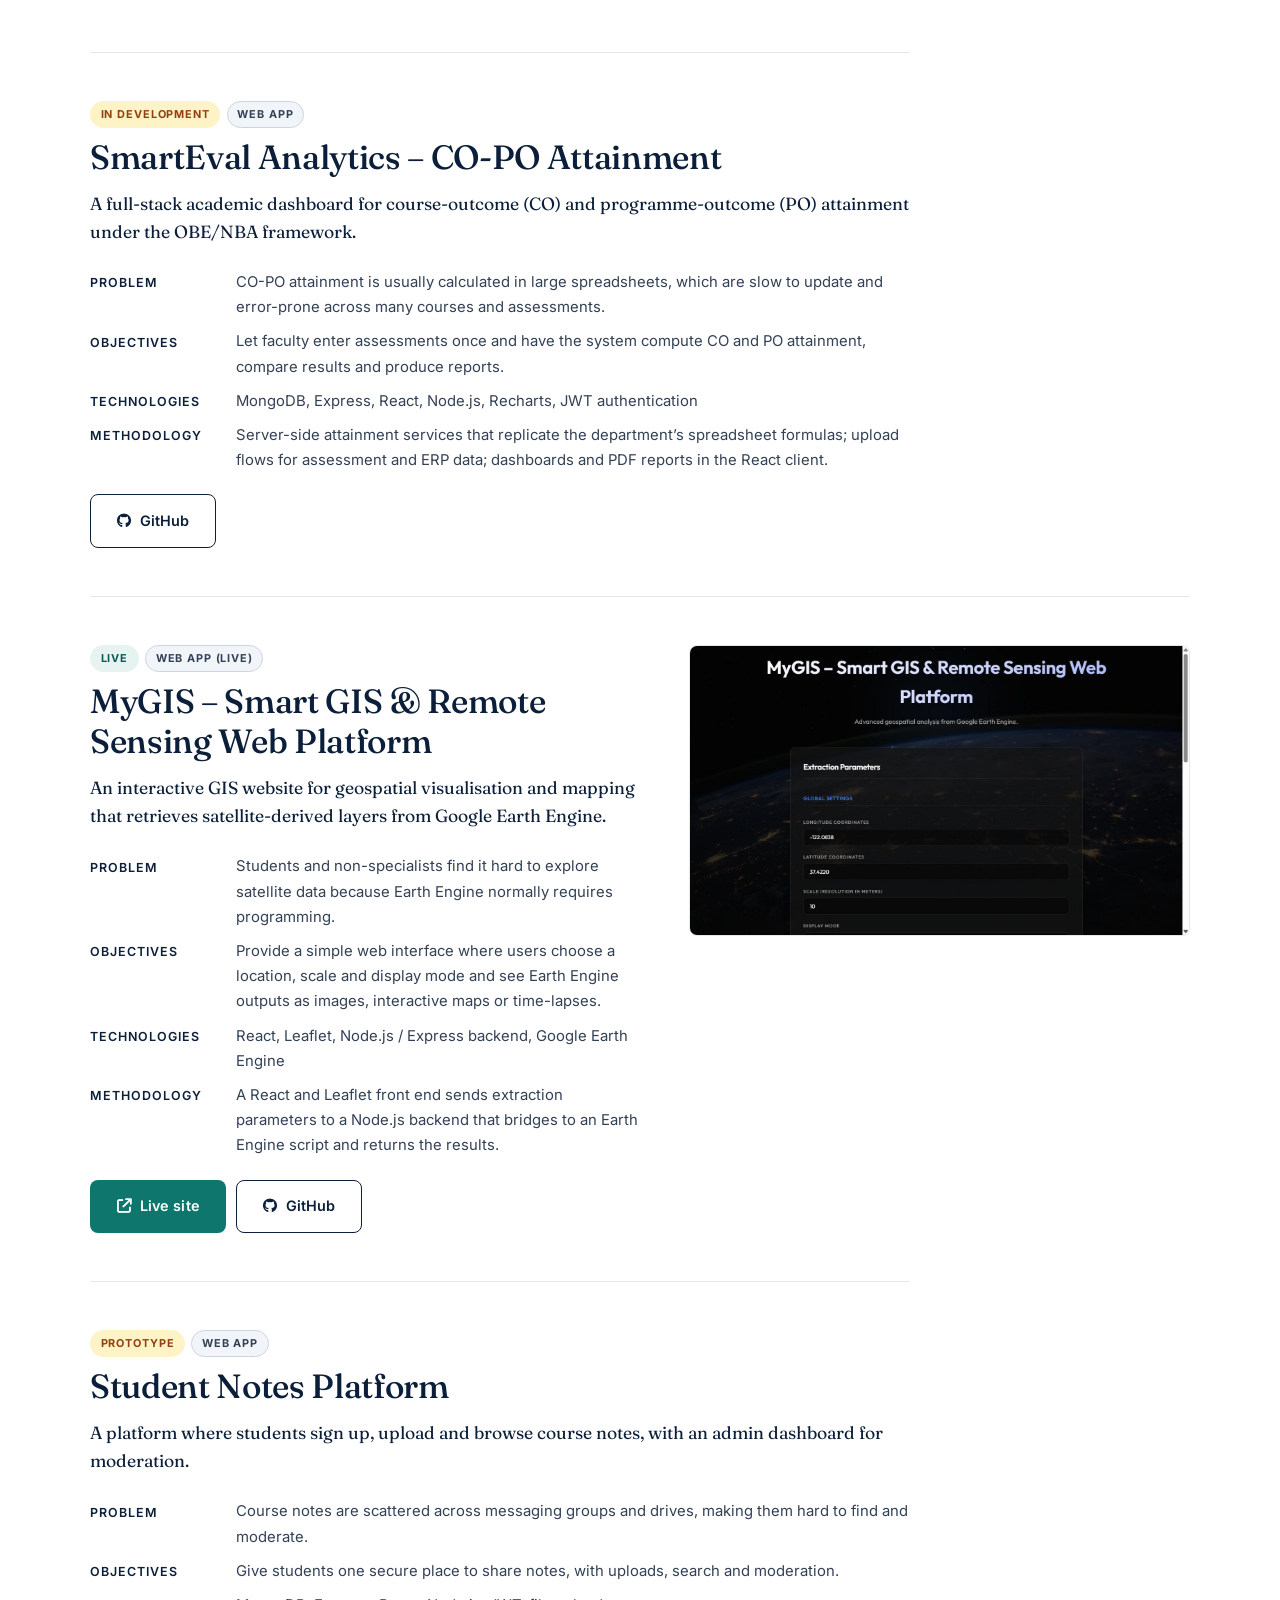
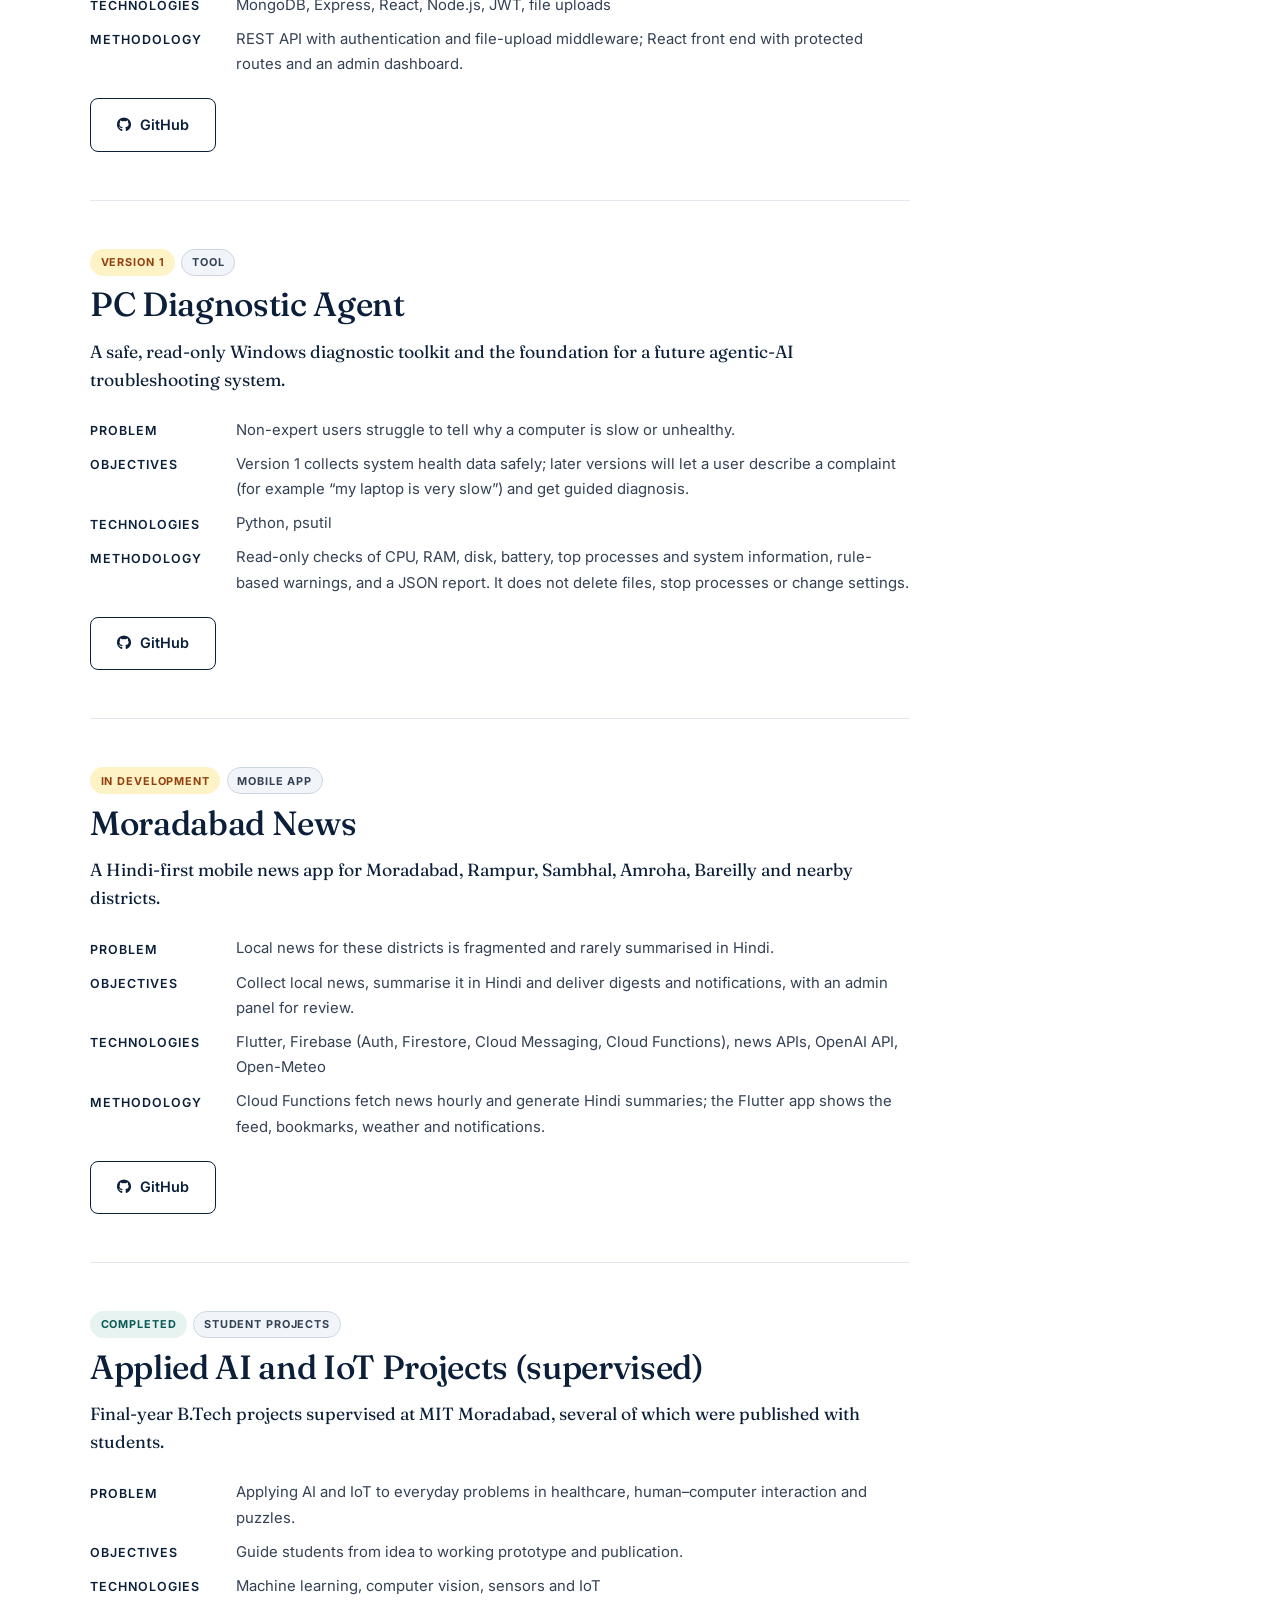
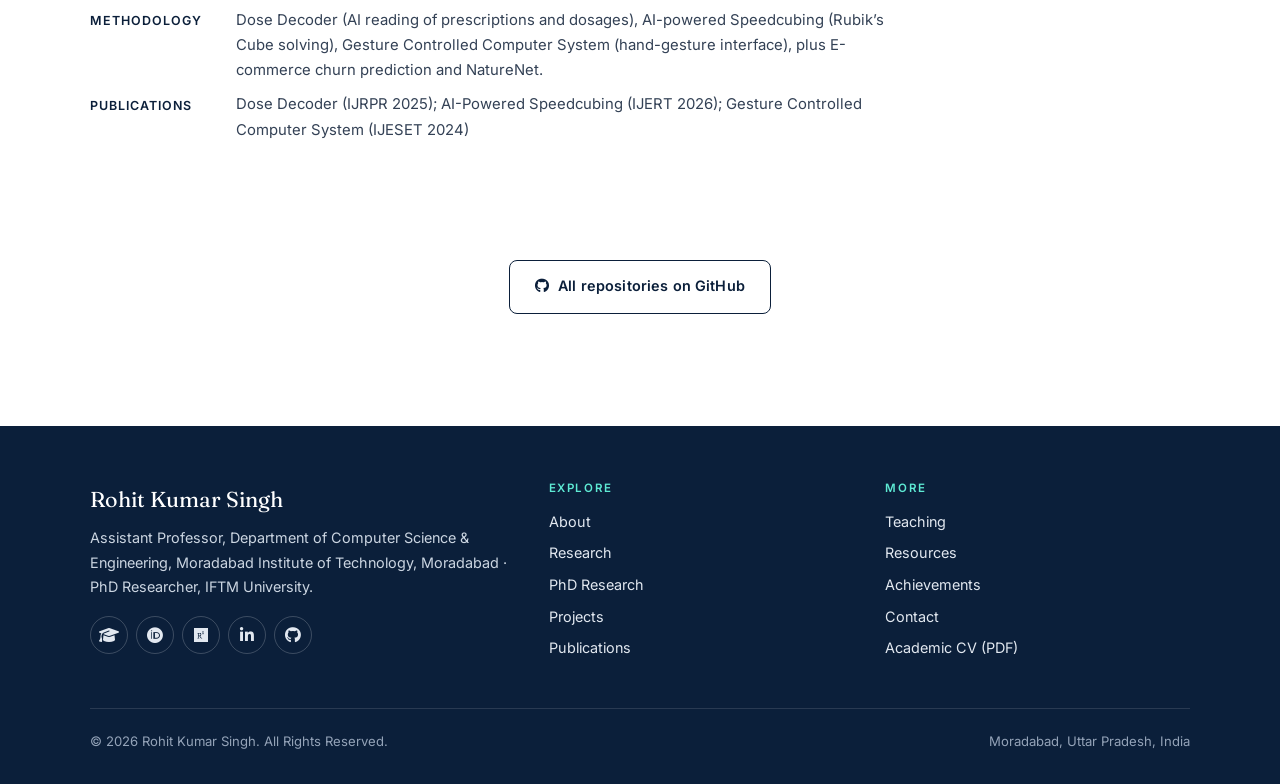
<file: projects.html>
<!DOCTYPE html>
<html lang="en">
<head>
  <meta charset="UTF-8" />
  <meta name="viewport" content="width=device-width, initial-scale=1.0" />
  <title>Projects | Rohit Kumar Singh</title>
  <meta name="description" content="Research and software projects by Rohit Kumar Singh: industrial change detection, PermaFusionNet, SmartEval CO-PO analytics, MyGIS Earth Engine platform and more." />
  <meta name="author" content="Rohit Kumar Singh" />
  <meta name="robots" content="index, follow" />
  <link rel="canonical" href="https://rohittheprofessor.netlify.app/projects" />
  <meta property="og:type" content="website" />
  <meta property="og:site_name" content="Rohit Kumar Singh – Academic Portfolio" />
  <meta property="og:title" content="Projects | Rohit Kumar Singh" />
  <meta property="og:description" content="Research and software projects by Rohit Kumar Singh: industrial change detection, PermaFusionNet, SmartEval CO-PO analytics, MyGIS Earth Engine platform and more." />
  <meta property="og:url" content="https://rohittheprofessor.netlify.app/projects" />
  <meta property="og:image" content="https://rohittheprofessor.netlify.app/assets/photo.jpg" />
  <meta property="og:locale" content="en_IN" />
  <meta name="twitter:card" content="summary" />
  <meta name="twitter:title" content="Projects | Rohit Kumar Singh" />
  <meta name="twitter:description" content="Research and software projects by Rohit Kumar Singh: industrial change detection, PermaFusionNet, SmartEval CO-PO analytics, MyGIS Earth Engine platform and more." />
  <meta name="theme-color" content="#0b1f3a" />
  <link rel="icon" href="data:image/svg+xml,%3Csvg xmlns='http://www.w3.org/2000/svg' viewBox='0 0 64 64'%3E%3Crect width='64' height='64' rx='12' fill='%230b1f3a'/%3E%3Ctext x='32' y='44' font-family='Georgia,serif' font-size='34' fill='%235eead4' text-anchor='middle'%3ERS%3C/text%3E%3C/svg%3E" />
  <link rel="preconnect" href="https://fonts.googleapis.com">
  <link rel="preconnect" href="https://fonts.gstatic.com" crossorigin>
  <link href="https://fonts.googleapis.com/css2?family=Fraunces:ital,opsz,wght@0,9..144,300..700;1,9..144,300..700&family=Inter:wght@400;500;600;700&display=swap" rel="stylesheet">
  <link rel="stylesheet" href="https://cdnjs.cloudflare.com/ajax/libs/font-awesome/6.4.0/css/all.min.css" />
  <link rel="stylesheet" href="/style.css" />
  <script type="application/ld+json">{"@context": "https://schema.org", "@graph": [{"@type": "Person", "@id": "https://rohittheprofessor.netlify.app/#person", "name": "Rohit Kumar Singh", "jobTitle": "Assistant Professor, Computer Science & Engineering", "affiliation": [{"@type": "CollegeOrUniversity", "name": "Moradabad Institute of Technology, Moradabad"}, {"@type": "CollegeOrUniversity", "name": "IFTM University, Moradabad"}], "url": "https://rohittheprofessor.netlify.app/", "image": "https://rohittheprofessor.netlify.app/assets/photo.jpg", "address": {"@type": "PostalAddress", "addressLocality": "Moradabad", "addressRegion": "Uttar Pradesh", "addressCountry": "IN"}, "sameAs": ["https://scholar.google.co.in/citations?user=rX7KQU0AAAAJ&hl=en", "https://orcid.org/0009-0001-3104-0350", "https://www.researchgate.net/profile/Rohit-Singh-220/research", "https://www.linkedin.com/in/rohit-kumar-singh-1ba386183/", "https://github.com/rohittheprofessor"], "knowsAbout": ["Artificial Intelligence", "Machine Learning", "Deep Learning", "Remote Sensing", "Satellite Image Processing", "GIS", "Permafrost Monitoring", "Computer Vision", "Multimodal Learning"]}, {"@type": "WebSite", "@id": "https://rohittheprofessor.netlify.app/#website", "url": "https://rohittheprofessor.netlify.app/", "name": "Rohit Kumar Singh – Academic Portfolio"}]}</script>
</head>
<body data-page="projects">
  <a class="skip-link" href="#main">Skip to content</a>
  <nav id="navbar" aria-label="Primary">
    <div class="nav-container">
      <a class="brand" href="/" aria-label="Rohit Kumar Singh – home">
        <span class="brand-name">Rohit Kumar Singh</span>
        <span class="brand-sub">Asst. Professor · PhD Researcher</span>
      </a>
      <ul class="nav-links">
          <li><a href="/">Home</a></li>
          <li><a href="/about">About</a></li>
          <li><a href="/research">Research</a></li>
          <li><a href="/phd-research">PhD Research</a></li>
          <li><a href="/projects">Projects</a></li>
          <li><a href="/publications">Publications</a></li>
          <li><a href="/teaching">Teaching</a></li>
          <li><a href="/resources">Resources</a></li>
          <li><a href="/achievements">Achievements</a></li>
          <li><a href="/contact">Contact</a></li>
      </ul>
      <button class="hamburger" type="button" aria-label="Open menu" aria-expanded="false" aria-controls="mobile-menu"><i class="fas fa-bars"></i></button>
    </div>
  </nav>
  <div class="mobile-menu" id="mobile-menu">
    <ul>
          <li><a href="/">Home</a></li>
          <li><a href="/about">About</a></li>
          <li><a href="/research">Research</a></li>
          <li><a href="/phd-research">PhD Research</a></li>
          <li><a href="/projects">Projects</a></li>
          <li><a href="/publications">Publications</a></li>
          <li><a href="/teaching">Teaching</a></li>
          <li><a href="/resources">Resources</a></li>
          <li><a href="/achievements">Achievements</a></li>
          <li><a href="/contact">Contact</a></li>
    </ul>
  </div>
  <main id="main">
    <header class="page-head">
      <svg class="hero-contours" viewBox="0 0 1400 700" preserveAspectRatio="xMidYMid slice" aria-hidden="true"><g fill="none" stroke="currentColor" stroke-width="1.2"><path d="M1137,160 L1136,164 L1134,167 L1130,170 L1125,172 L1120,174 L1115,175 L1111,176 L1108,177 L1105,179 L1104,181 L1102,183 L1101,187 L1099,190 L1097,194 L1093,197 L1089,199 L1085,201 L1080,202 L1075,201 L1070,201 L1066,199 L1061,198 L1057,196 L1053,195 L1049,193 L1045,191 L1042,188 L1039,185 L1038,182 L1037,178 L1037,175 L1039,171 L1040,168 L1042,165 L1044,162 L1044,160 L1044,158 L1043,155 L1041,152 L1038,149 L1036,145 L1035,141 L1035,136 L1036,133 L1038,129 L1042,127 L1047,125 L1052,125 L1058,125 L1063,125 L1068,126 L1072,126 L1076,127 L1080,127 L1084,126 L1088,126 L1092,126 L1096,127 L1100,128 L1104,130 L1107,131 L1110,134 L1113,136 L1115,138 L1118,140 L1122,142 L1125,144 L1129,147 L1132,150 L1135,153 L1137,156 L1137,160 Z"/><path d="M1195,160 L1193,167 L1187,174 L1179,180 L1169,184 L1159,187 L1149,190 L1141,192 L1135,194 L1131,198 L1128,202 L1125,208 L1122,214 L1119,221 L1113,228 L1107,234 L1099,238 L1090,241 L1080,242 L1070,242 L1061,240 L1052,238 L1043,236 L1034,233 L1026,230 L1017,226 L1010,222 L1003,217 L998,211 L995,204 L994,197 L995,189 L998,182 L1002,176 L1005,170 L1008,165 L1009,160 L1008,155 L1005,150 L1000,144 L995,137 L991,129 L989,121 L989,113 L992,105 L997,99 L1005,94 L1015,91 L1026,90 L1036,90 L1046,91 L1055,92 L1064,92 L1072,93 L1080,92 L1088,92 L1096,92 L1104,92 L1113,94 L1120,96 L1127,100 L1133,104 L1139,108 L1144,112 L1150,116 L1156,120 L1163,124 L1171,129 L1178,133 L1186,139 L1191,145 L1195,153 L1195,160 Z"/><path d="M1254,160 L1249,171 L1239,181 L1226,189 L1211,195 L1196,200 L1183,204 L1171,207 L1163,212 L1157,217 L1153,224 L1149,233 L1144,243 L1138,253 L1130,262 L1120,271 L1108,277 L1094,280 L1080,282 L1066,281 L1052,280 L1038,277 L1024,274 L1011,270 L998,266 L985,261 L973,254 L963,246 L956,237 L952,226 L951,215 L954,204 L959,193 L965,183 L970,174 L973,167 L974,160 L971,153 L966,145 L959,136 L951,125 L945,113 L942,101 L942,89 L948,78 L957,69 L969,62 L984,58 L999,56 L1015,56 L1029,57 L1043,58 L1056,58 L1068,58 L1080,57 L1092,56 L1105,57 L1117,58 L1129,61 L1140,65 L1150,70 L1159,76 L1167,83 L1176,89 L1184,95 L1194,101 L1205,106 L1217,113 L1229,120 L1240,128 L1249,138 L1254,149 L1254,160 Z"/><path d="M1312,160 L1304,175 L1291,187 L1273,198 L1253,207 L1233,213 L1216,218 L1202,223 L1191,229 L1184,237 L1178,247 L1173,259 L1167,272 L1159,285 L1147,297 L1133,307 L1117,314 L1099,319 L1080,320 L1061,320 L1042,318 L1024,315 L1005,312 L987,308 L969,302 L952,296 L936,287 L923,276 L914,263 L909,248 L910,233 L914,217 L921,203 L929,190 L935,179 L939,169 L939,160 L934,151 L926,140 L916,127 L906,113 L898,97 L894,81 L896,65 L904,51 L917,39 L934,31 L953,26 L974,23 L994,23 L1013,23 L1031,23 L1047,23 L1064,22 L1080,21 L1097,20 L1113,21 L1130,23 L1145,28 L1159,34 L1172,42 L1184,50 L1195,59 L1206,67 L1218,74 L1232,81 L1248,88 L1265,96 L1282,106 L1296,117 L1307,130 L1313,145 L1312,160 Z"/><path d="M1370,160 L1359,178 L1341,194 L1318,207 L1293,217 L1269,225 L1248,232 L1232,239 L1220,247 L1211,257 L1205,270 L1198,285 L1190,301 L1179,317 L1164,331 L1146,343 L1126,351 L1103,356 L1080,358 L1057,358 L1033,356 L1010,353 L987,350 L963,346 L940,340 L918,332 L898,321 L882,307 L872,289 L867,270 L868,250 L875,231 L884,213 L894,197 L901,183 L905,171 L903,160 L896,148 L885,135 L872,119 L859,100 L850,81 L847,60 L850,41 L861,24 L878,10 L899,0 L923,-6 L948,-9 L973,-10 L996,-11 L1018,-12 L1039,-13 L1059,-15 L1080,-16 L1101,-17 L1122,-16 L1142,-12 L1161,-5 L1178,4 L1194,14 L1208,25 L1222,35 L1236,45 L1252,53 L1271,61 L1291,70 L1314,79 L1335,91 L1354,106 L1367,123 L1372,141 L1370,160 Z"/><path d="M1427,160 L1412,182 L1389,200 L1362,216 L1332,228 L1305,238 L1281,246 L1263,255 L1249,265 L1240,278 L1232,294 L1224,312 L1214,331 L1199,350 L1181,366 L1159,378 L1134,387 L1107,393 L1080,395 L1052,395 L1024,394 L996,392 L967,389 L938,385 L910,378 L883,368 L859,355 L841,337 L830,316 L825,292 L828,268 L837,244 L848,222 L860,204 L868,188 L871,174 L867,160 L857,146 L843,129 L826,110 L812,88 L802,64 L799,40 L805,17 L819,-3 L840,-18 L865,-29 L894,-37 L923,-41 L952,-43 L979,-45 L1005,-47 L1030,-50 L1055,-53 L1080,-55 L1105,-55 L1130,-52 L1155,-46 L1177,-37 L1197,-26 L1215,-13 L1231,-0 L1248,12 L1266,23 L1286,32 L1310,41 L1336,51 L1364,62 L1390,76 L1412,94 L1426,115 L1432,137 L1427,160 Z"/><path d="M1483,160 L1464,185 L1437,207 L1404,224 L1371,238 L1340,250 L1314,260 L1294,271 L1280,284 L1269,300 L1261,319 L1251,340 L1237,362 L1220,382 L1198,399 L1172,413 L1142,422 L1112,428 L1080,431 L1048,432 L1015,432 L982,431 L948,429 L913,425 L879,418 L848,406 L820,389 L800,367 L788,342 L785,313 L790,284 L800,257 L814,232 L827,210 L835,192 L837,176 L830,160 L817,143 L799,123 L780,100 L763,75 L753,47 L751,19 L760,-6 L777,-28 L802,-46 L833,-58 L866,-67 L899,-72 L931,-76 L962,-80 L992,-84 L1021,-88 L1050,-92 L1080,-94 L1110,-93 L1139,-89 L1167,-80 L1192,-68 L1215,-54 L1235,-39 L1254,-24 L1273,-11 L1295,1 L1320,11 L1350,20 L1382,31 L1415,44 L1446,61 L1471,82 L1486,107 L1491,133 L1483,160 Z"/><path d="M1538,160 L1515,188 L1482,213 L1445,233 L1408,248 L1375,262 L1347,274 L1326,288 L1311,304 L1300,323 L1290,345 L1277,369 L1261,392 L1240,414 L1214,432 L1184,447 L1151,456 L1116,462 L1080,466 L1044,468 L1006,470 L968,470 L928,470 L887,466 L848,458 L812,444 L781,424 L759,398 L747,367 L745,334 L752,300 L765,269 L781,241 L794,217 L802,196 L801,178 L792,160 L775,140 L754,117 L732,91 L714,61 L704,30 L704,-1 L716,-29 L737,-53 L766,-72 L801,-87 L837,-97 L874,-104 L910,-110 L945,-115 L978,-121 L1012,-127 L1046,-131 L1080,-133 L1114,-131 L1148,-125 L1179,-114 L1207,-99 L1232,-82 L1255,-64 L1276,-47 L1299,-33 L1325,-21 L1355,-11 L1390,-1 L1429,11 L1467,26 L1502,46 L1530,71 L1546,99 L1549,130 L1538,160 Z"/><path d="M1592,160 L1564,191 L1527,218 L1486,241 L1446,259 L1410,274 L1381,289 L1360,305 L1344,324 L1332,346 L1319,371 L1305,398 L1285,423 L1260,446 L1230,465 L1195,479 L1158,489 L1120,496 L1080,501 L1039,505 L997,508 L953,511 L907,511 L861,508 L816,499 L775,482 L742,459 L718,428 L706,392 L706,354 L716,316 L731,280 L748,249 L762,223 L769,201 L765,180 L752,160 L732,137 L707,111 L683,81 L664,48 L655,13 L658,-20 L673,-51 L698,-78 L731,-98 L769,-114 L810,-126 L850,-135 L889,-144 L927,-152 L964,-160 L1002,-167 L1041,-172 L1080,-173 L1119,-170 L1156,-161 L1191,-146 L1222,-128 L1249,-108 L1273,-88 L1298,-70 L1324,-56 L1355,-44 L1391,-33 L1432,-23 L1477,-10 L1521,8 L1560,31 L1590,59 L1606,91 L1606,126 L1592,160 Z"/><path d="M1644,160 L1611,194 L1570,224 L1526,248 L1483,269 L1446,286 L1416,304 L1394,323 L1378,345 L1364,371 L1350,398 L1332,426 L1309,453 L1279,477 L1245,496 L1207,510 L1166,521 L1124,529 L1080,535 L1035,542 L988,548 L938,552 L886,554 L834,551 L784,540 L739,521 L702,493 L678,458 L667,417 L669,373 L681,331 L698,292 L716,258 L730,230 L734,205 L728,183 L711,160 L687,135 L659,105 L633,71 L615,35 L607,-3 L613,-40 L631,-73 L660,-101 L697,-124 L739,-141 L782,-155 L825,-167 L867,-178 L908,-189 L950,-199 L992,-208 L1036,-213 L1080,-214 L1123,-208 L1165,-196 L1202,-178 L1235,-156 L1265,-133 L1292,-112 L1319,-93 L1350,-78 L1385,-66 L1428,-56 L1476,-45 L1527,-31 L1576,-11 L1619,15 L1649,47 L1665,84 L1663,122 L1644,160 Z"/><path d="M232,600 L232,603 L231,607 L231,610 L230,613 L229,617 L227,620 L225,623 L222,626 L218,628 L213,629 L208,630 L203,629 L198,628 L193,627 L189,626 L186,625 L183,625 L180,626 L177,628 L173,630 L168,633 L163,635 L157,636 L152,636 L146,636 L142,634 L138,631 L135,628 L134,624 L133,620 L132,616 L132,613 L132,610 L131,606 L131,603 L131,600 L132,597 L133,594 L135,591 L138,589 L141,586 L144,585 L147,583 L149,581 L151,579 L153,576 L155,573 L157,570 L159,566 L162,563 L165,560 L170,558 L175,557 L180,557 L185,559 L189,561 L193,564 L196,568 L198,571 L201,573 L203,576 L206,577 L209,578 L213,580 L217,581 L221,582 L225,585 L228,587 L230,590 L232,593 L232,597 L232,600 Z"/><path d="M283,600 L283,607 L282,613 L281,620 L280,627 L278,634 L275,641 L271,647 L264,652 L256,656 L246,658 L236,659 L225,658 L215,656 L206,653 L199,651 L192,650 L186,651 L180,653 L173,657 L165,662 L156,666 L145,670 L134,673 L123,673 L113,671 L104,667 L97,661 L92,655 L88,647 L86,640 L85,633 L84,626 L83,619 L82,613 L81,606 L82,600 L83,594 L86,588 L91,582 L96,577 L103,573 L109,570 L114,566 L119,562 L123,558 L126,552 L129,546 L132,539 L137,532 L143,525 L151,519 L160,515 L170,514 L180,515 L190,518 L198,523 L205,530 L211,536 L217,542 L221,547 L226,551 L232,554 L239,556 L247,559 L255,561 L263,565 L270,569 L275,574 L280,580 L282,587 L283,593 L283,600 Z"/><path d="M333,600 L333,610 L333,620 L333,630 L332,641 L329,652 L325,662 L318,671 L307,679 L294,685 L279,687 L263,688 L247,686 L232,682 L219,679 L207,676 L198,675 L189,677 L180,681 L170,687 L158,694 L143,701 L128,706 L111,709 L95,709 L80,706 L67,700 L57,691 L49,681 L44,671 L40,660 L37,649 L35,639 L32,629 L31,619 L30,610 L31,600 L34,591 L39,582 L47,574 L56,566 L65,560 L75,555 L83,550 L90,544 L95,537 L99,528 L103,518 L108,507 L115,496 L124,486 L136,477 L150,472 L165,471 L180,473 L194,478 L207,486 L218,496 L227,505 L234,513 L242,520 L250,526 L259,530 L270,533 L281,537 L293,541 L305,547 L315,554 L322,562 L328,571 L331,580 L333,590 L333,600 Z"/><path d="M383,600 L383,613 L384,627 L385,641 L384,655 L381,670 L375,684 L365,696 L351,706 L332,713 L311,716 L289,716 L268,713 L248,708 L231,703 L216,700 L204,700 L192,703 L180,709 L166,718 L150,727 L131,736 L110,743 L88,746 L67,745 L47,740 L31,732 L18,720 L8,707 L0,693 L-6,679 L-11,666 L-15,653 L-19,639 L-22,626 L-23,613 L-21,600 L-16,587 L-8,575 L3,565 L16,556 L30,548 L42,541 L53,534 L61,526 L67,516 L71,504 L76,490 L83,475 L92,460 L104,446 L121,436 L139,429 L160,428 L180,432 L199,440 L216,450 L230,463 L242,474 L252,485 L263,494 L274,500 L287,505 L302,510 L317,515 L333,521 L347,529 L359,538 L369,549 L375,561 L379,574 L381,587 L383,600 Z"/><path d="M431,600 L434,616 L436,633 L438,651 L438,670 L435,688 L427,706 L413,721 L394,733 L370,741 L343,744 L315,743 L288,739 L264,733 L243,727 L225,724 L210,725 L195,730 L180,738 L162,750 L142,762 L118,772 L92,780 L65,783 L39,781 L15,774 L-4,763 L-21,749 L-33,733 L-43,716 L-52,699 L-59,683 L-66,666 L-71,650 L-75,633 L-76,617 L-73,600 L-66,584 L-54,569 L-39,557 L-22,546 L-5,536 L10,527 L23,518 L32,508 L38,495 L43,479 L49,461 L57,442 L68,423 L85,406 L105,394 L129,387 L155,386 L180,392 L203,402 L224,415 L241,430 L257,444 L270,456 L284,466 L299,474 L316,480 L334,486 L354,492 L372,500 L389,511 L403,523 L414,537 L421,552 L426,568 L429,584 L431,600 Z"/><path d="M479,600 L484,620 L489,640 L492,662 L493,684 L489,707 L479,728 L462,746 L437,760 L408,769 L374,771 L340,769 L308,764 L279,757 L254,751 L234,748 L216,750 L199,757 L180,768 L158,782 L133,797 L104,809 L73,817 L42,819 L12,816 L-16,807 L-39,793 L-58,776 L-74,758 L-87,738 L-98,719 L-109,700 L-118,680 L-125,661 L-130,641 L-131,620 L-126,600 L-115,581 L-99,564 L-80,548 L-59,536 L-39,525 L-21,514 L-7,503 L2,490 L9,473 L14,453 L20,431 L30,407 L44,385 L65,365 L90,352 L119,345 L150,345 L180,353 L208,365 L232,381 L253,398 L271,414 L289,427 L306,438 L325,447 L346,454 L368,461 L391,469 L412,480 L431,493 L446,508 L458,525 L466,543 L471,562 L475,581 L479,600 Z"/><path d="M528,600 L535,623 L542,647 L548,673 L550,700 L545,726 L532,751 L510,771 L480,787 L444,796 L404,798 L364,795 L327,788 L294,780 L266,775 L242,773 L222,776 L202,786 L180,800 L154,816 L125,832 L91,846 L55,854 L19,855 L-15,850 L-46,839 L-72,823 L-95,804 L-114,783 L-130,761 L-145,739 L-159,717 L-171,695 L-181,672 L-186,648 L-186,624 L-178,600 L-164,578 L-144,558 L-120,541 L-95,526 L-71,513 L-51,501 L-37,488 L-27,471 L-21,451 L-16,427 L-9,400 L3,372 L20,346 L45,325 L75,310 L109,303 L145,305 L180,315 L212,330 L240,348 L265,366 L286,383 L307,398 L329,409 L352,418 L376,427 L402,435 L428,446 L452,459 L472,475 L488,494 L500,514 L509,535 L515,556 L521,578 L528,600 Z"/></g></svg>
      <div class="container">
        <p class="crumbs"><a href="/">Home</a> / Projects</p>
        <p class="eyebrow">Projects</p>
        <h1>Research and software projects</h1>
        <p class="lede">Research code, web applications and supervised student projects. Repository links point to the actual code on GitHub.</p>
      </div>
    </header>
    <section>
      <div class="container">
      <article class="project no-shot fade-in" id="industrial_change_detection">
        <div>
          <div class="pub-meta"><span class="chip chip-ongoing">Active research</span><span class="chip chip-presented">Research code</span></div>
          <h2>Industrial Change Detection – Moradabad</h2>
          <p class="lead-text" style="font-size:1.1rem">Semantic change detection of industrial land transformation in Moradabad, Uttar Pradesh, from multi-temporal Sentinel-2 imagery.</p>
          <dl>
            <dt>Problem</dt><dd>Industrial expansion in a brass and metal-working city changes land use quickly, but mapped industrial footprints (for example from OpenStreetMap) are noisy and incomplete, so change cannot simply be read off existing maps.</dd>
            <dt>Objectives</dt><dd>Build a reproducible pipeline that detects where industrial land has appeared or changed between image dates, and compare deep-learning change-detection architectures fairly.</dd>
            <dt>Technologies</dt><dd>Python, PyTorch, Sentinel-2, Google Earth Engine data, YAML-configured experiments</dd>
            <dt>Methodology</dt><dd>Sentinel-2 preprocessing and patch generation; dataset construction from industrial footprints with a minimum-area filter; traditional and deep-learning baselines (paired-input models such as a Siamese U-Net); training, tiled inference and validation reports.</dd>
            
          </dl>
          <div class="project-links"><a class="btn btn-outline btn-sm" href="https://github.com/rohittheprofessor/industrial_change_detection" target="_blank" rel="noopener noreferrer"><i class="fab fa-github"></i> GitHub</a></div>
        </div>
        
      </article>
      <article class="project no-shot fade-in" id="permafusionnet">
        <div>
          <div class="pub-meta"><span class="chip chip-published">Published concept paper</span><span class="chip chip-presented">Research model</span></div>
          <h2>PermaFusionNet</h2>
          <p class="lead-text" style="font-size:1.1rem">A hybrid deep-learning framework for multi-modal permafrost degradation mapping using SAR and optical remote sensing data.</p>
          <dl>
            <dt>Problem</dt><dd>Optical imagery is often blocked by cloud and snow in the Himalaya, while SAR sees through cloud but is hard to interpret alone; neither is sufficient on its own for permafrost-related mapping.</dd>
            <dt>Objectives</dt><dd>Fuse SAR and optical observations so each compensates for the other’s weaknesses in mapping permafrost degradation.</dd>
            <dt>Technologies</dt><dd>Deep learning (CNN), cross-modal attention, ConvLSTM temporal decoder, SAR and optical satellite data</dd>
            <dt>Methodology</dt><dd>Dual-branch network with one branch per sensor, cross-modal attention to combine features, and a temporal decoder to model change over time.</dd>
            <dt>Publications</dt><dd>PermaFusionNet, IIRA 5.0 – 2026 (IJERT)</dd>
          </dl>
          <div class="project-links"></div>
        </div>
        
      </article>
      <article class="project no-shot fade-in" id="academic_dashboard">
        <div>
          <div class="pub-meta"><span class="chip chip-ongoing">In development</span><span class="chip chip-presented">Web app</span></div>
          <h2>SmartEval Analytics – CO-PO Attainment</h2>
          <p class="lead-text" style="font-size:1.1rem">A full-stack academic dashboard for course-outcome (CO) and programme-outcome (PO) attainment under the OBE/NBA framework.</p>
          <dl>
            <dt>Problem</dt><dd>CO-PO attainment is usually calculated in large spreadsheets, which are slow to update and error-prone across many courses and assessments.</dd>
            <dt>Objectives</dt><dd>Let faculty enter assessments once and have the system compute CO and PO attainment, compare results and produce reports.</dd>
            <dt>Technologies</dt><dd>MongoDB, Express, React, Node.js, Recharts, JWT authentication</dd>
            <dt>Methodology</dt><dd>Server-side attainment services that replicate the department’s spreadsheet formulas; upload flows for assessment and ERP data; dashboards and PDF reports in the React client.</dd>
            
          </dl>
          <div class="project-links"><a class="btn btn-outline btn-sm" href="https://github.com/rohittheprofessor/Academic_Dashboard" target="_blank" rel="noopener noreferrer"><i class="fab fa-github"></i> GitHub</a></div>
        </div>
        
      </article>
      <article class="project fade-in" id="gis">
        <div>
          <div class="pub-meta"><span class="chip chip-published">Live</span><span class="chip chip-presented">Web app (live)</span></div>
          <h2>MyGIS – Smart GIS &amp; Remote Sensing Web Platform</h2>
          <p class="lead-text" style="font-size:1.1rem">An interactive GIS website for geospatial visualisation and mapping that retrieves satellite-derived layers from Google Earth Engine.</p>
          <dl>
            <dt>Problem</dt><dd>Students and non-specialists find it hard to explore satellite data because Earth Engine normally requires programming.</dd>
            <dt>Objectives</dt><dd>Provide a simple web interface where users choose a location, scale and display mode and see Earth Engine outputs as images, interactive maps or time-lapses.</dd>
            <dt>Technologies</dt><dd>React, Leaflet, Node.js / Express backend, Google Earth Engine</dd>
            <dt>Methodology</dt><dd>A React and Leaflet front end sends extraction parameters to a Node.js backend that bridges to an Earth Engine script and returns the results.</dd>
            
          </dl>
          <div class="project-links"><a class="btn btn-teal btn-sm" href="https://mygis.netlify.app/" target="_blank" rel="noopener noreferrer"><i class="fas fa-arrow-up-right-from-square"></i> Live site</a><a class="btn btn-outline btn-sm" href="https://github.com/rohittheprofessor/GIS" target="_blank" rel="noopener noreferrer"><i class="fab fa-github"></i> GitHub</a></div>
        </div>
        <div><div class="shot"><img src="/assets/projects/mygis.jpg" alt="Screenshot of MyGIS – Smart GIS &amp; Remote Sensing Web Platform" loading="lazy" width="1438" height="832" data-zoom="/assets/projects/mygis.jpg"></div></div>
      </article>
      <article class="project no-shot fade-in" id="mern-student-notes">
        <div>
          <div class="pub-meta"><span class="chip chip-ongoing">Prototype</span><span class="chip chip-presented">Web app</span></div>
          <h2>Student Notes Platform</h2>
          <p class="lead-text" style="font-size:1.1rem">A platform where students sign up, upload and browse course notes, with an admin dashboard for moderation.</p>
          <dl>
            <dt>Problem</dt><dd>Course notes are scattered across messaging groups and drives, making them hard to find and moderate.</dd>
            <dt>Objectives</dt><dd>Give students one secure place to share notes, with uploads, search and moderation.</dd>
            <dt>Technologies</dt><dd>MongoDB, Express, React, Node.js, JWT, file uploads</dd>
            <dt>Methodology</dt><dd>REST API with authentication and file-upload middleware; React front end with protected routes and an admin dashboard.</dd>
            
          </dl>
          <div class="project-links"><a class="btn btn-outline btn-sm" href="https://github.com/rohittheprofessor/mern-student-notes" target="_blank" rel="noopener noreferrer"><i class="fab fa-github"></i> GitHub</a></div>
        </div>
        
      </article>
      <article class="project no-shot fade-in" id="pc-diagnostic-agent">
        <div>
          <div class="pub-meta"><span class="chip chip-ongoing">Version 1</span><span class="chip chip-presented">Tool</span></div>
          <h2>PC Diagnostic Agent</h2>
          <p class="lead-text" style="font-size:1.1rem">A safe, read-only Windows diagnostic toolkit and the foundation for a future agentic-AI troubleshooting system.</p>
          <dl>
            <dt>Problem</dt><dd>Non-expert users struggle to tell why a computer is slow or unhealthy.</dd>
            <dt>Objectives</dt><dd>Version 1 collects system health data safely; later versions will let a user describe a complaint (for example “my laptop is very slow”) and get guided diagnosis.</dd>
            <dt>Technologies</dt><dd>Python, psutil</dd>
            <dt>Methodology</dt><dd>Read-only checks of CPU, RAM, disk, battery, top processes and system information, rule-based warnings, and a JSON report. It does not delete files, stop processes or change settings.</dd>
            
          </dl>
          <div class="project-links"><a class="btn btn-outline btn-sm" href="https://github.com/rohittheprofessor/pc-diagnostic-agent" target="_blank" rel="noopener noreferrer"><i class="fab fa-github"></i> GitHub</a></div>
        </div>
        
      </article>
      <article class="project no-shot fade-in" id="moradabad-news">
        <div>
          <div class="pub-meta"><span class="chip chip-ongoing">In development</span><span class="chip chip-presented">Mobile app</span></div>
          <h2>Moradabad News</h2>
          <p class="lead-text" style="font-size:1.1rem">A Hindi-first mobile news app for Moradabad, Rampur, Sambhal, Amroha, Bareilly and nearby districts.</p>
          <dl>
            <dt>Problem</dt><dd>Local news for these districts is fragmented and rarely summarised in Hindi.</dd>
            <dt>Objectives</dt><dd>Collect local news, summarise it in Hindi and deliver digests and notifications, with an admin panel for review.</dd>
            <dt>Technologies</dt><dd>Flutter, Firebase (Auth, Firestore, Cloud Messaging, Cloud Functions), news APIs, OpenAI API, Open-Meteo</dd>
            <dt>Methodology</dt><dd>Cloud Functions fetch news hourly and generate Hindi summaries; the Flutter app shows the feed, bookmarks, weather and notifications.</dd>
            
          </dl>
          <div class="project-links"><a class="btn btn-outline btn-sm" href="https://github.com/rohittheprofessor/moradabad-news" target="_blank" rel="noopener noreferrer"><i class="fab fa-github"></i> GitHub</a></div>
        </div>
        
      </article>
      <article class="project no-shot fade-in" id="applied-ai">
        <div>
          <div class="pub-meta"><span class="chip chip-published">Completed</span><span class="chip chip-presented">Student projects</span></div>
          <h2>Applied AI and IoT Projects (supervised)</h2>
          <p class="lead-text" style="font-size:1.1rem">Final-year B.Tech projects supervised at MIT Moradabad, several of which were published with students.</p>
          <dl>
            <dt>Problem</dt><dd>Applying AI and IoT to everyday problems in healthcare, human–computer interaction and puzzles.</dd>
            <dt>Objectives</dt><dd>Guide students from idea to working prototype and publication.</dd>
            <dt>Technologies</dt><dd>Machine learning, computer vision, sensors and IoT</dd>
            <dt>Methodology</dt><dd>Dose Decoder (AI reading of prescriptions and dosages), AI-powered Speedcubing (Rubik’s Cube solving), Gesture Controlled Computer System (hand-gesture interface), plus E-commerce churn prediction and NatureNet.</dd>
            <dt>Publications</dt><dd>Dose Decoder (IJRPR 2025); AI-Powered Speedcubing (IJERT 2026); Gesture Controlled Computer System (IJESET 2024)</dd>
          </dl>
          <div class="project-links"></div>
        </div>
        
      </article>
        <div class="text-center" style="margin-top:3rem">
          <a class="btn btn-outline" href="https://github.com/rohittheprofessor" target="_blank" rel="noopener noreferrer"><i class="fab fa-github"></i> All repositories on GitHub</a>
        </div>
      </div>
    </section>

  </main>
  <footer class="site-footer">
    <div class="container">
      <div class="footer-grid">
        <div>
          <div class="footer-brand">Rohit Kumar Singh</div>
          <p>Assistant Professor, Department of Computer Science &amp; Engineering, Moradabad Institute of Technology, Moradabad · PhD Researcher, IFTM University.</p>
          <div class="footer-social">
            <a href="https://scholar.google.co.in/citations?user=rX7KQU0AAAAJ&hl=en" target="_blank" rel="noopener noreferrer" aria-label="Google Scholar"><i class="fas fa-graduation-cap"></i></a>
            <a href="https://orcid.org/0009-0001-3104-0350" target="_blank" rel="noopener noreferrer" aria-label="ORCID"><i class="fab fa-orcid"></i></a>
            <a href="https://www.researchgate.net/profile/Rohit-Singh-220/research" target="_blank" rel="noopener noreferrer" aria-label="ResearchGate"><i class="fab fa-researchgate"></i></a>
            <a href="https://www.linkedin.com/in/rohit-kumar-singh-1ba386183/" target="_blank" rel="noopener noreferrer" aria-label="LinkedIn"><i class="fab fa-linkedin-in"></i></a>
            <a href="https://github.com/rohittheprofessor" target="_blank" rel="noopener noreferrer" aria-label="GitHub"><i class="fab fa-github"></i></a>
          </div>
        </div>
        <div><h4>Explore</h4><ul><li><a href="/about">About</a></li><li><a href="/research">Research</a></li><li><a href="/phd-research">PhD Research</a></li><li><a href="/projects">Projects</a></li><li><a href="/publications">Publications</a></li></ul></div>
        <div><h4>More</h4><ul><li><a href="/teaching">Teaching</a></li><li><a href="/resources">Resources</a></li><li><a href="/achievements">Achievements</a></li><li><a href="/contact">Contact</a></li><li><a href="/assets/cv.pdf" target="_blank" rel="noopener">Academic CV (PDF)</a></li></ul></div>
      </div>
      <div class="footer-bottom">
        <span>&copy; <span class="js-year">2026</span> Rohit Kumar Singh. All Rights Reserved.</span>
        <span>Moradabad, Uttar Pradesh, India</span>
      </div>
    </div>
  </footer>
  <div id="imageModal" class="img-modal" role="dialog" aria-label="Certificate preview">
    <button class="close-modal" type="button" aria-label="Close preview">&times;</button>
    <img class="modal-content" id="modalImg" alt="">
  </div>
  <script src="/script.js"></script>
</body>
</html>
</file>
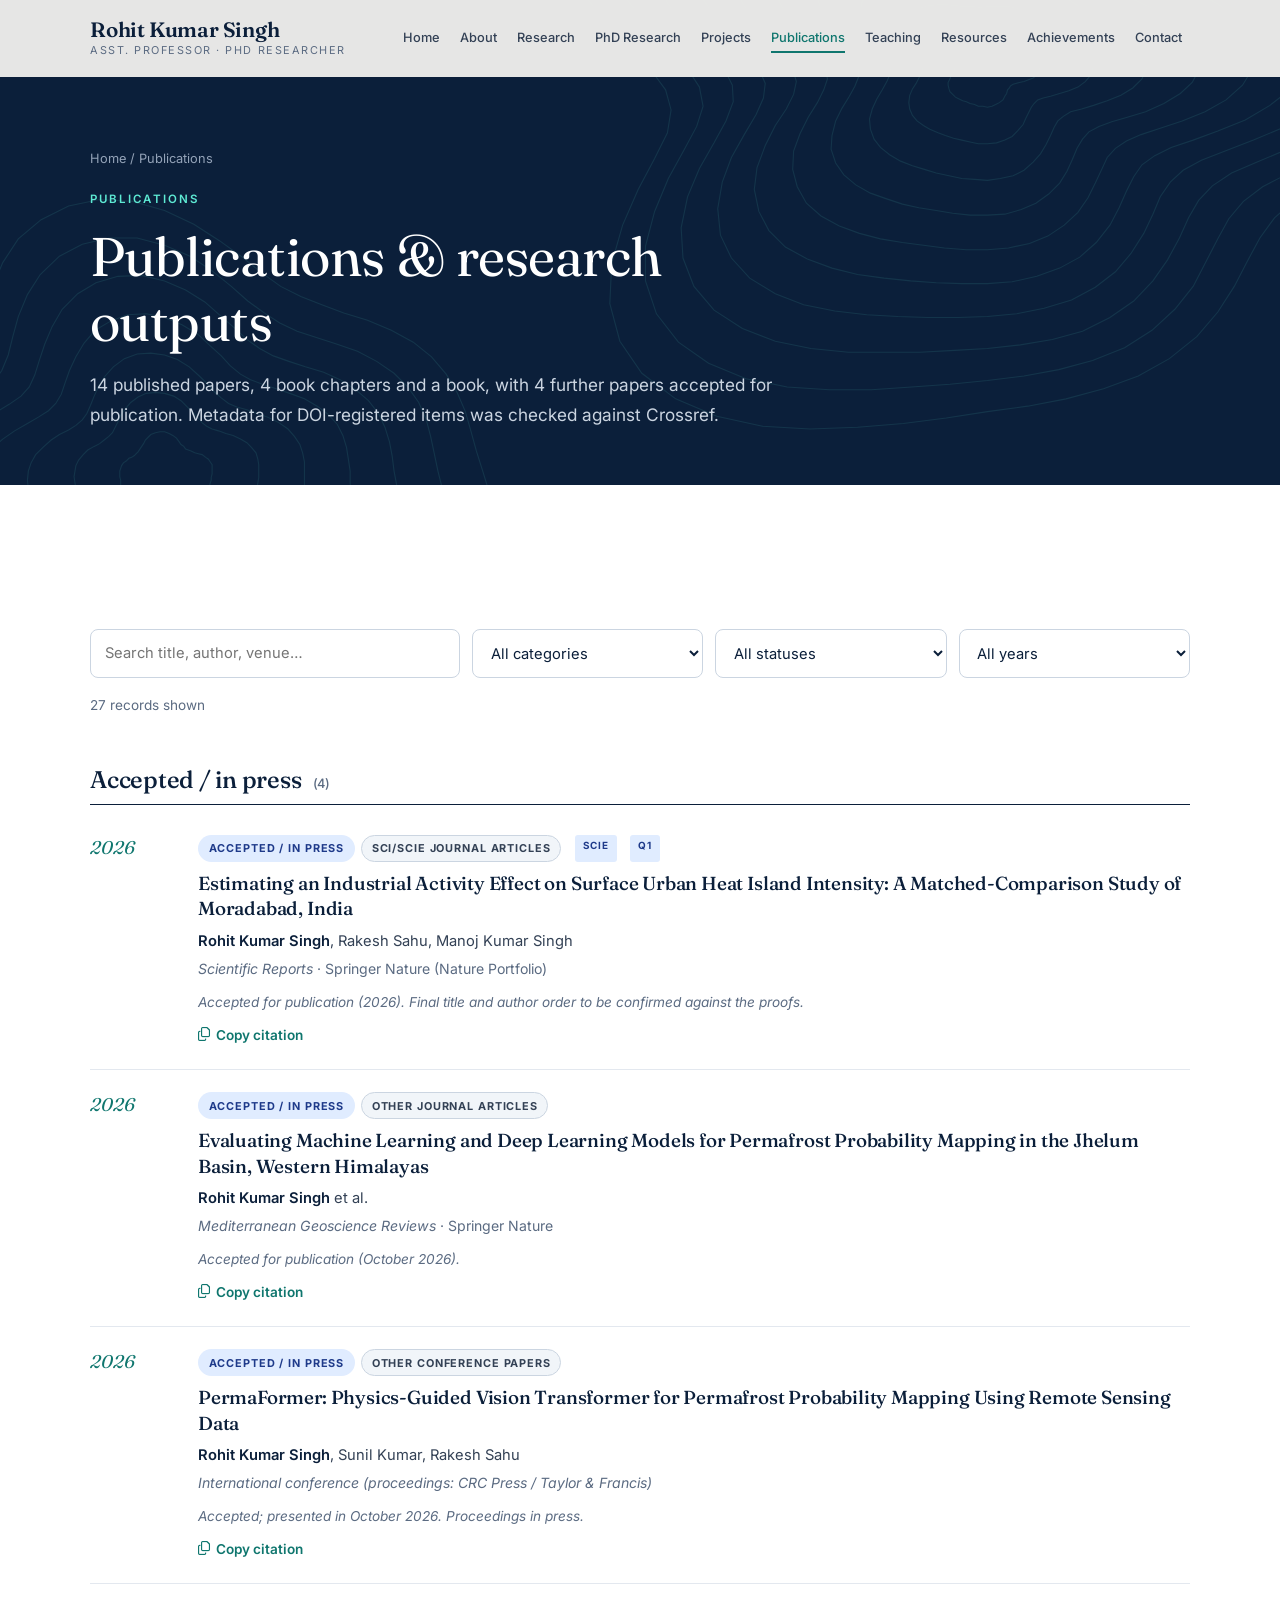
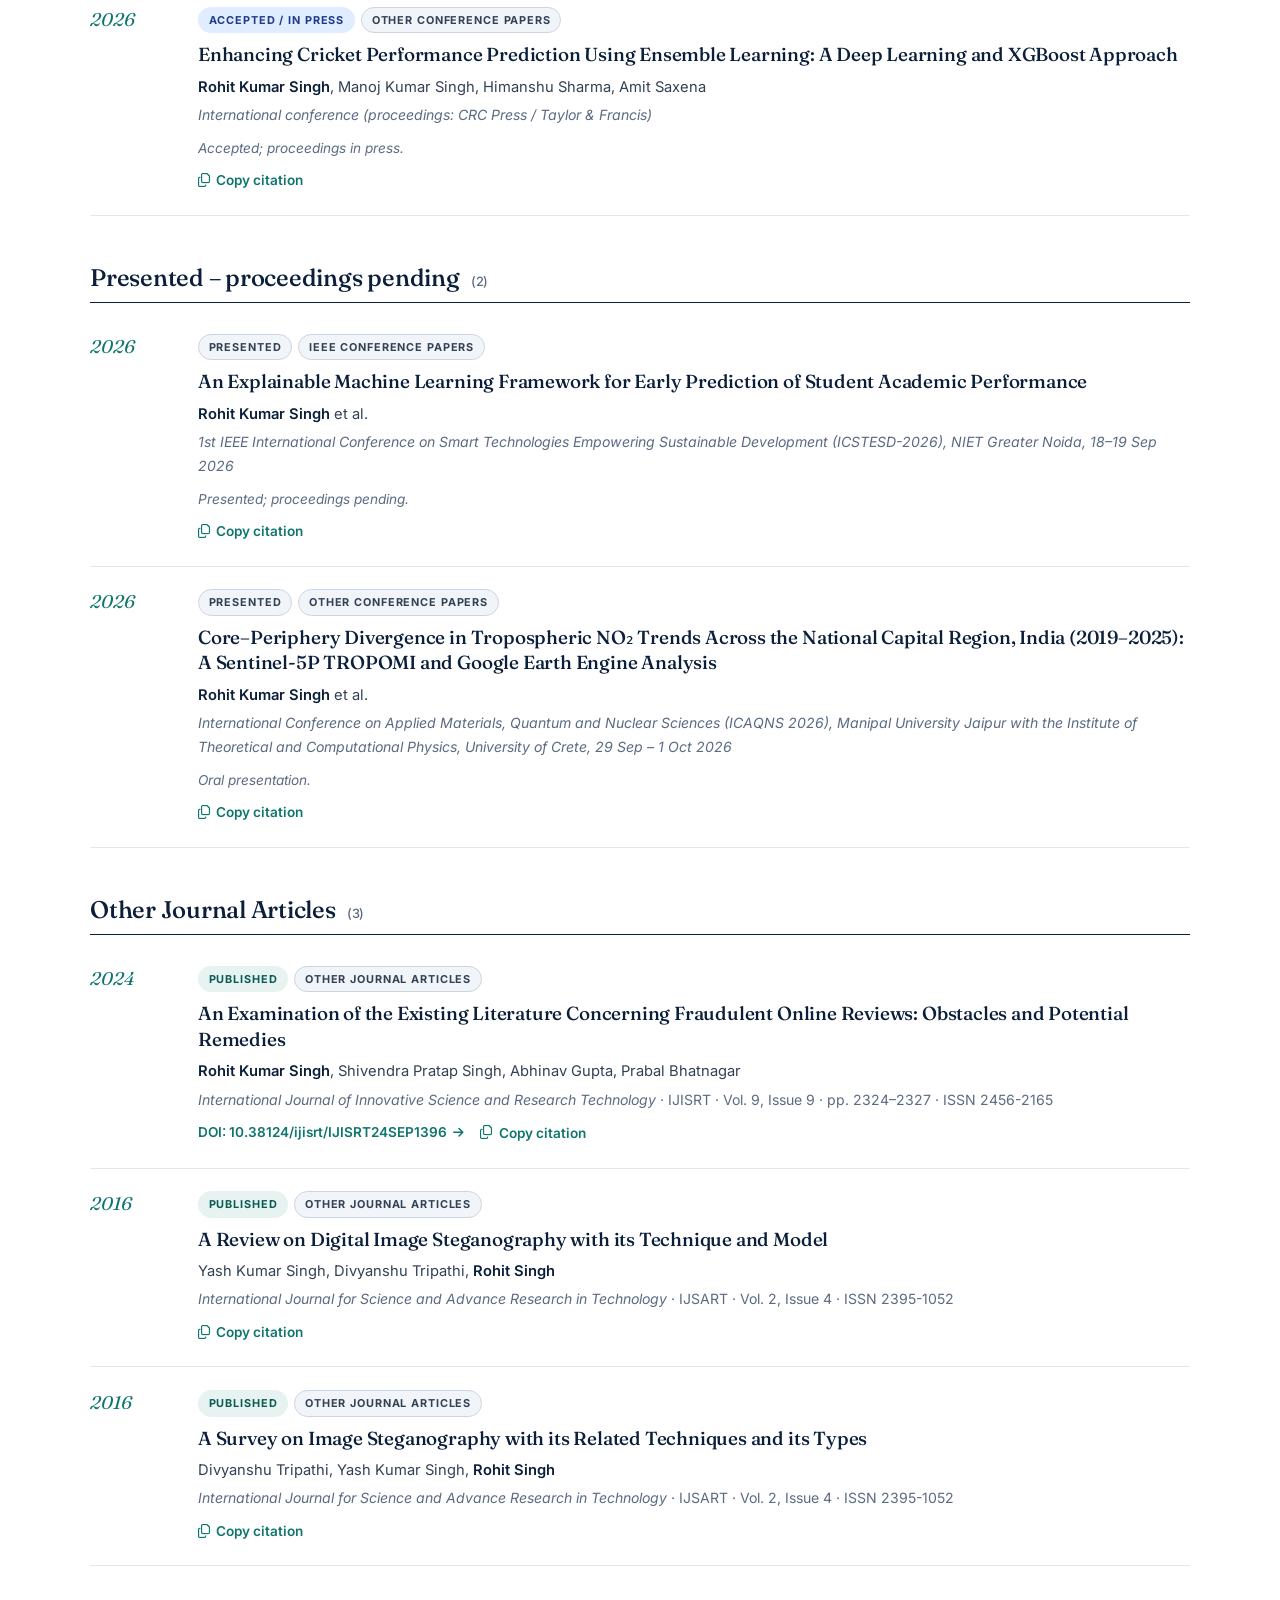
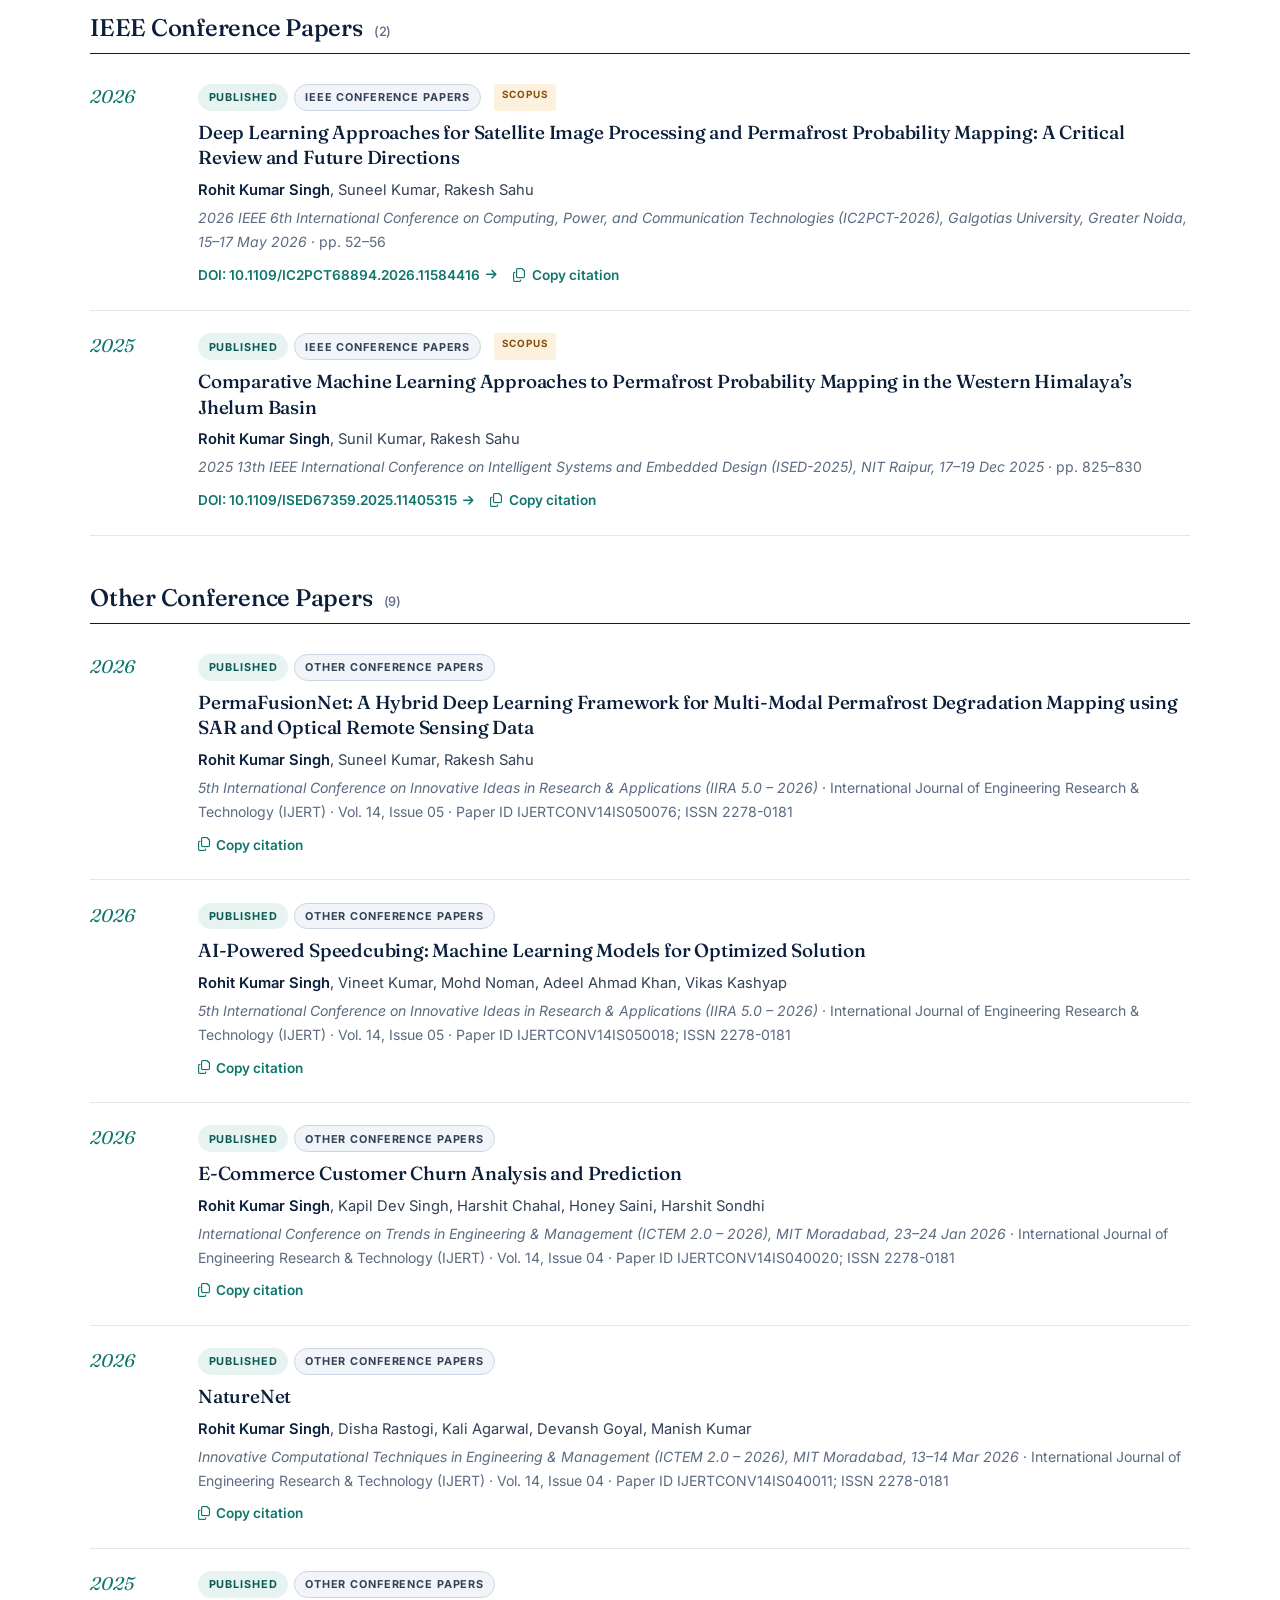
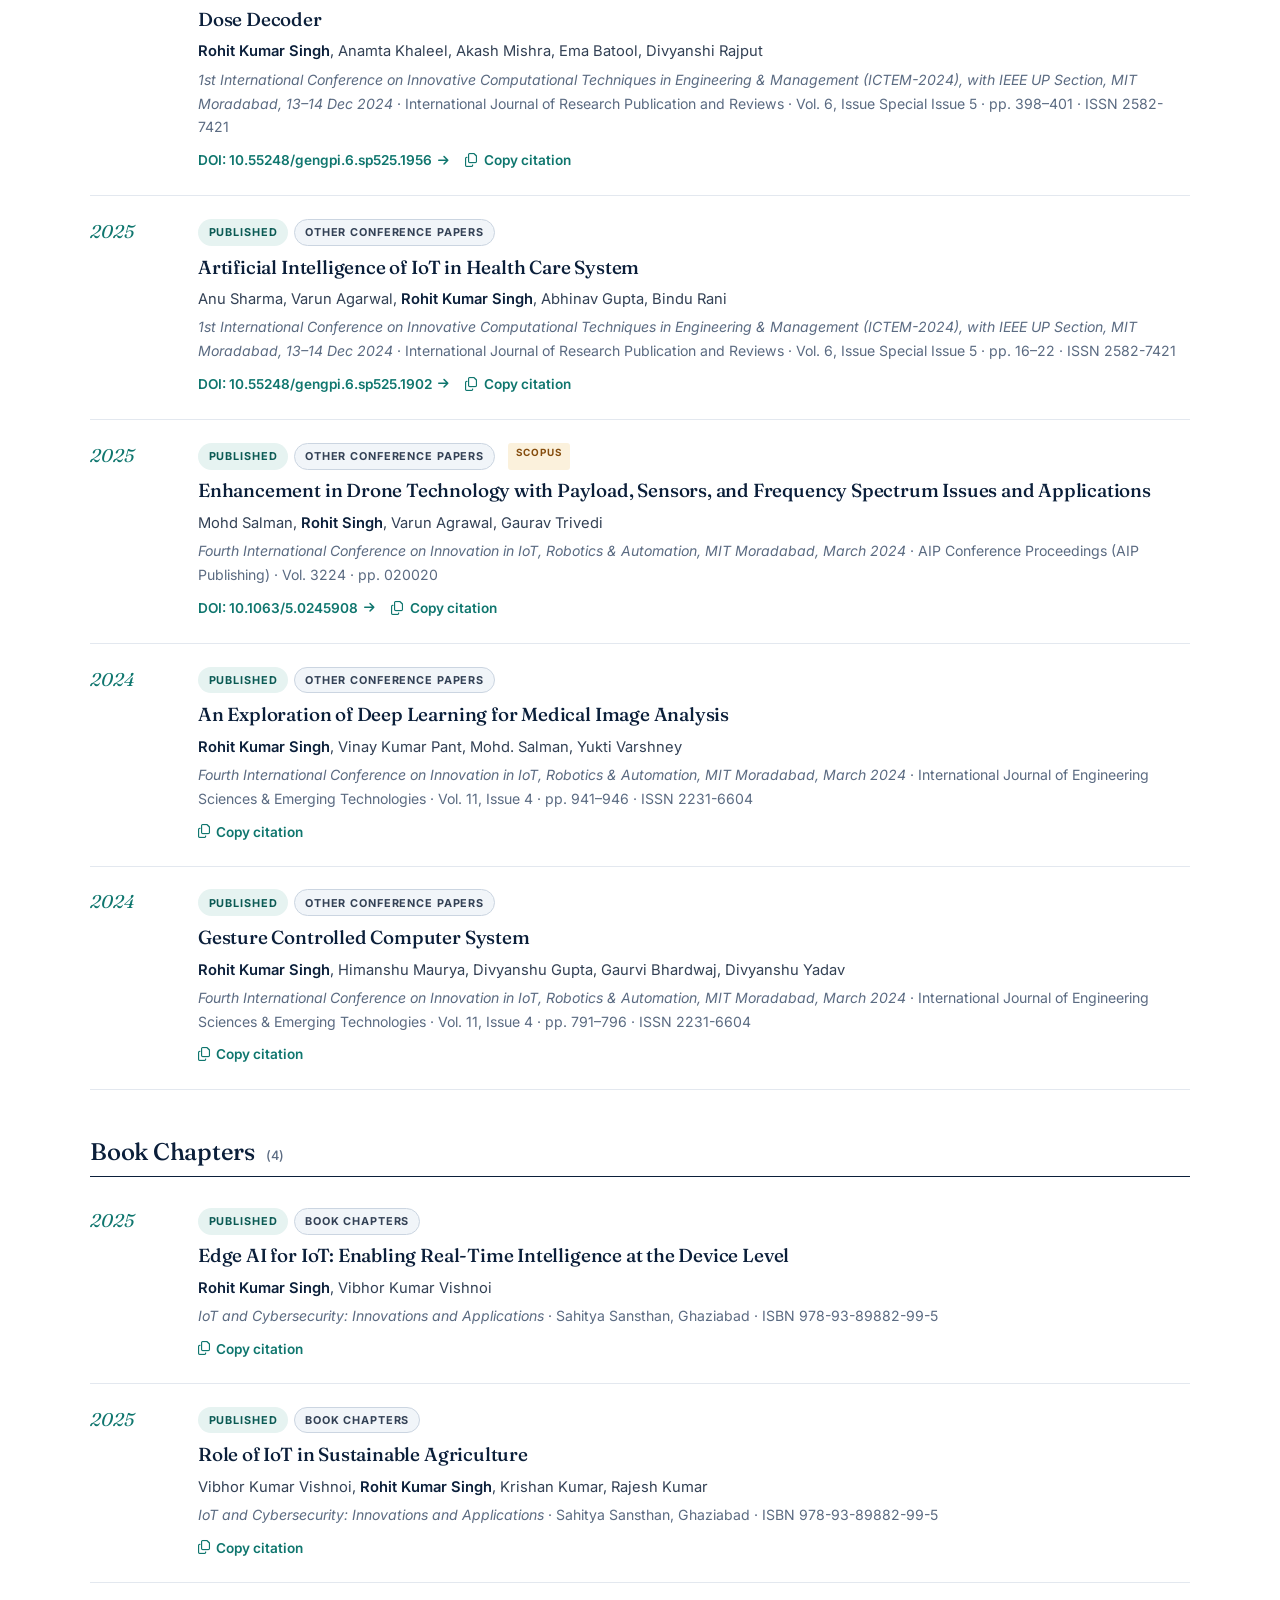
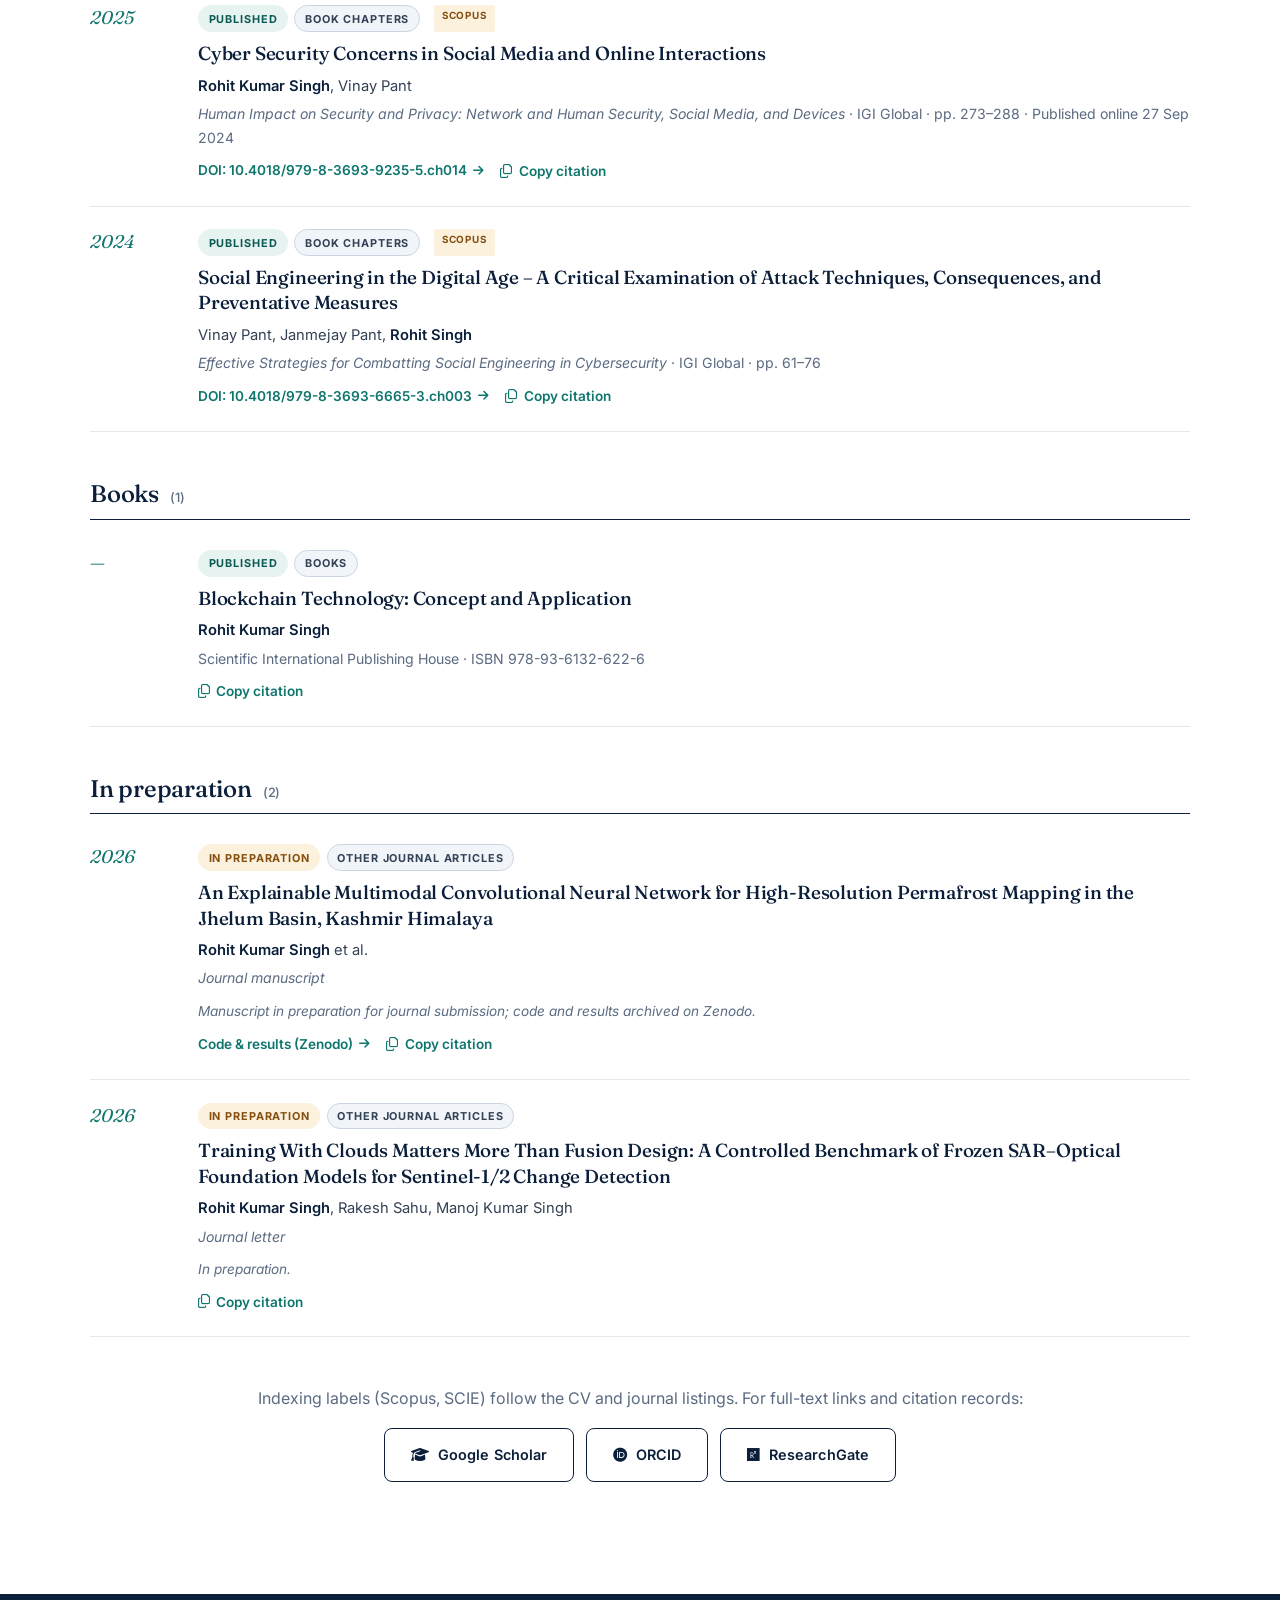
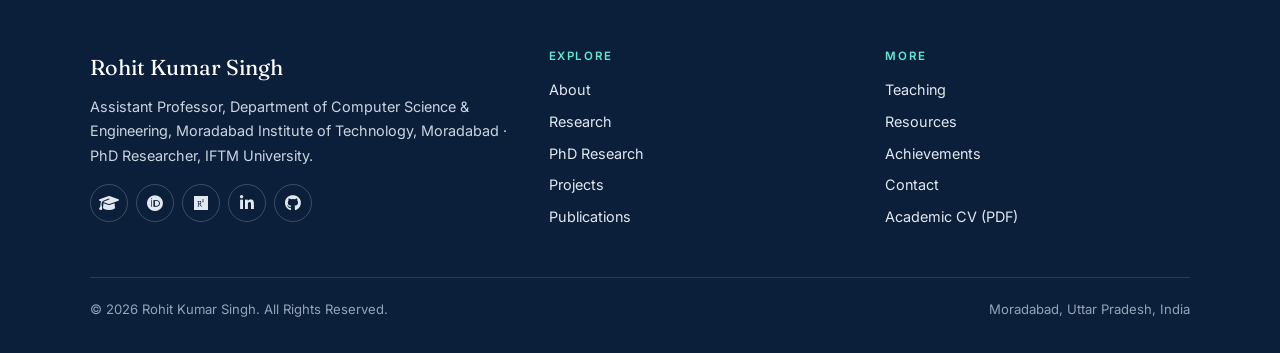
<file: publications.html>
<!DOCTYPE html>
<html lang="en">
<head>
  <meta charset="UTF-8" />
  <meta name="viewport" content="width=device-width, initial-scale=1.0" />
  <title>Publications | Rohit Kumar Singh</title>
  <meta name="description" content="Searchable list of journal articles, IEEE and other conference papers, book chapters and books by Rohit Kumar Singh, with DOI links and citations." />
  <meta name="author" content="Rohit Kumar Singh" />
  <meta name="robots" content="index, follow" />
  <link rel="canonical" href="https://rohittheprofessor.netlify.app/publications" />
  <meta property="og:type" content="website" />
  <meta property="og:site_name" content="Rohit Kumar Singh – Academic Portfolio" />
  <meta property="og:title" content="Publications | Rohit Kumar Singh" />
  <meta property="og:description" content="Searchable list of journal articles, IEEE and other conference papers, book chapters and books by Rohit Kumar Singh, with DOI links and citations." />
  <meta property="og:url" content="https://rohittheprofessor.netlify.app/publications" />
  <meta property="og:image" content="https://rohittheprofessor.netlify.app/assets/photo.jpg" />
  <meta property="og:locale" content="en_IN" />
  <meta name="twitter:card" content="summary" />
  <meta name="twitter:title" content="Publications | Rohit Kumar Singh" />
  <meta name="twitter:description" content="Searchable list of journal articles, IEEE and other conference papers, book chapters and books by Rohit Kumar Singh, with DOI links and citations." />
  <meta name="theme-color" content="#0b1f3a" />
  <link rel="icon" href="data:image/svg+xml,%3Csvg xmlns='http://www.w3.org/2000/svg' viewBox='0 0 64 64'%3E%3Crect width='64' height='64' rx='12' fill='%230b1f3a'/%3E%3Ctext x='32' y='44' font-family='Georgia,serif' font-size='34' fill='%235eead4' text-anchor='middle'%3ERS%3C/text%3E%3C/svg%3E" />
  <link rel="preconnect" href="https://fonts.googleapis.com">
  <link rel="preconnect" href="https://fonts.gstatic.com" crossorigin>
  <link href="https://fonts.googleapis.com/css2?family=Fraunces:ital,opsz,wght@0,9..144,300..700;1,9..144,300..700&family=Inter:wght@400;500;600;700&display=swap" rel="stylesheet">
  <link rel="stylesheet" href="https://cdnjs.cloudflare.com/ajax/libs/font-awesome/6.4.0/css/all.min.css" />
  <link rel="stylesheet" href="/style.css" />
  <script type="application/ld+json">{"@context": "https://schema.org", "@graph": [{"@type": "Person", "@id": "https://rohittheprofessor.netlify.app/#person", "name": "Rohit Kumar Singh", "jobTitle": "Assistant Professor, Computer Science & Engineering", "affiliation": [{"@type": "CollegeOrUniversity", "name": "Moradabad Institute of Technology, Moradabad"}, {"@type": "CollegeOrUniversity", "name": "IFTM University, Moradabad"}], "url": "https://rohittheprofessor.netlify.app/", "image": "https://rohittheprofessor.netlify.app/assets/photo.jpg", "address": {"@type": "PostalAddress", "addressLocality": "Moradabad", "addressRegion": "Uttar Pradesh", "addressCountry": "IN"}, "sameAs": ["https://scholar.google.co.in/citations?user=rX7KQU0AAAAJ&hl=en", "https://orcid.org/0009-0001-3104-0350", "https://www.researchgate.net/profile/Rohit-Singh-220/research", "https://www.linkedin.com/in/rohit-kumar-singh-1ba386183/", "https://github.com/rohittheprofessor"], "knowsAbout": ["Artificial Intelligence", "Machine Learning", "Deep Learning", "Remote Sensing", "Satellite Image Processing", "GIS", "Permafrost Monitoring", "Computer Vision", "Multimodal Learning"]}, {"@type": "WebSite", "@id": "https://rohittheprofessor.netlify.app/#website", "url": "https://rohittheprofessor.netlify.app/", "name": "Rohit Kumar Singh – Academic Portfolio"}]}</script><script type="application/ld+json">{"@context": "https://schema.org", "@type": "ItemList", "name": "Publications of Rohit Kumar Singh", "itemListElement": [{"@type": "ListItem", "position": 1, "item": {"@type": "ScholarlyArticle", "headline": "Deep Learning Approaches for Satellite Image Processing and Permafrost Probability Mapping: A Critical Review and Future Directions", "author": "Rohit Kumar Singh, Suneel Kumar, Rakesh Sahu", "datePublished": "2026", "isPartOf": "2026 IEEE 6th International Conference on Computing, Power, and Communication Technologies (IC2PCT-2026), Galgotias University, Greater Noida, 15–17 May 2026", "sameAs": "https://doi.org/10.1109/IC2PCT68894.2026.11584416"}}, {"@type": "ListItem", "position": 2, "item": {"@type": "ScholarlyArticle", "headline": "Comparative Machine Learning Approaches to Permafrost Probability Mapping in the Western Himalaya’s Jhelum Basin", "author": "Rohit Kumar Singh, Sunil Kumar, Rakesh Sahu", "datePublished": "2025", "isPartOf": "2025 13th IEEE International Conference on Intelligent Systems and Embedded Design (ISED-2025), NIT Raipur, 17–19 Dec 2025", "sameAs": "https://doi.org/10.1109/ISED67359.2025.11405315"}}, {"@type": "ListItem", "position": 3, "item": {"@type": "ScholarlyArticle", "headline": "Dose Decoder", "author": "Rohit Kumar Singh, Anamta Khaleel, Akash Mishra, Ema Batool, Divyanshi Rajput", "datePublished": "2025", "isPartOf": "1st International Conference on Innovative Computational Techniques in Engineering & Management (ICTEM-2024), with IEEE UP Section, MIT Moradabad, 13–14 Dec 2024", "sameAs": "https://doi.org/10.55248/gengpi.6.sp525.1956"}}, {"@type": "ListItem", "position": 4, "item": {"@type": "ScholarlyArticle", "headline": "Artificial Intelligence of IoT in Health Care System", "author": "Anu Sharma, Varun Agarwal, Rohit Kumar Singh, Abhinav Gupta, Bindu Rani", "datePublished": "2025", "isPartOf": "1st International Conference on Innovative Computational Techniques in Engineering & Management (ICTEM-2024), with IEEE UP Section, MIT Moradabad, 13–14 Dec 2024", "sameAs": "https://doi.org/10.55248/gengpi.6.sp525.1902"}}, {"@type": "ListItem", "position": 5, "item": {"@type": "ScholarlyArticle", "headline": "Enhancement in Drone Technology with Payload, Sensors, and Frequency Spectrum Issues and Applications", "author": "Mohd Salman, Rohit Singh, Varun Agrawal, Gaurav Trivedi", "datePublished": "2025", "isPartOf": "Fourth International Conference on Innovation in IoT, Robotics & Automation, MIT Moradabad, March 2024", "sameAs": "https://doi.org/10.1063/5.0245908"}}, {"@type": "ListItem", "position": 6, "item": {"@type": "ScholarlyArticle", "headline": "An Examination of the Existing Literature Concerning Fraudulent Online Reviews: Obstacles and Potential Remedies", "author": "Rohit Kumar Singh, Shivendra Pratap Singh, Abhinav Gupta, Prabal Bhatnagar", "datePublished": "2024", "isPartOf": "International Journal of Innovative Science and Research Technology", "sameAs": "https://doi.org/10.38124/ijisrt/IJISRT24SEP1396"}}, {"@type": "ListItem", "position": 7, "item": {"@type": "ScholarlyArticle", "headline": "Cyber Security Concerns in Social Media and Online Interactions", "author": "Rohit Kumar Singh, Vinay Pant", "datePublished": "2025", "isPartOf": "Human Impact on Security and Privacy: Network and Human Security, Social Media, and Devices", "sameAs": "https://doi.org/10.4018/979-8-3693-9235-5.ch014"}}, {"@type": "ListItem", "position": 8, "item": {"@type": "ScholarlyArticle", "headline": "Social Engineering in the Digital Age – A Critical Examination of Attack Techniques, Consequences, and Preventative Measures", "author": "Vinay Pant, Janmejay Pant, Rohit Singh", "datePublished": "2024", "isPartOf": "Effective Strategies for Combatting Social Engineering in Cybersecurity", "sameAs": "https://doi.org/10.4018/979-8-3693-6665-3.ch003"}}]}</script>
</head>
<body data-page="publications">
  <a class="skip-link" href="#main">Skip to content</a>
  <nav id="navbar" aria-label="Primary">
    <div class="nav-container">
      <a class="brand" href="/" aria-label="Rohit Kumar Singh – home">
        <span class="brand-name">Rohit Kumar Singh</span>
        <span class="brand-sub">Asst. Professor · PhD Researcher</span>
      </a>
      <ul class="nav-links">
          <li><a href="/">Home</a></li>
          <li><a href="/about">About</a></li>
          <li><a href="/research">Research</a></li>
          <li><a href="/phd-research">PhD Research</a></li>
          <li><a href="/projects">Projects</a></li>
          <li><a href="/publications">Publications</a></li>
          <li><a href="/teaching">Teaching</a></li>
          <li><a href="/resources">Resources</a></li>
          <li><a href="/achievements">Achievements</a></li>
          <li><a href="/contact">Contact</a></li>
      </ul>
      <button class="hamburger" type="button" aria-label="Open menu" aria-expanded="false" aria-controls="mobile-menu"><i class="fas fa-bars"></i></button>
    </div>
  </nav>
  <div class="mobile-menu" id="mobile-menu">
    <ul>
          <li><a href="/">Home</a></li>
          <li><a href="/about">About</a></li>
          <li><a href="/research">Research</a></li>
          <li><a href="/phd-research">PhD Research</a></li>
          <li><a href="/projects">Projects</a></li>
          <li><a href="/publications">Publications</a></li>
          <li><a href="/teaching">Teaching</a></li>
          <li><a href="/resources">Resources</a></li>
          <li><a href="/achievements">Achievements</a></li>
          <li><a href="/contact">Contact</a></li>
    </ul>
  </div>
  <main id="main">
    <header class="page-head">
      <svg class="hero-contours" viewBox="0 0 1400 700" preserveAspectRatio="xMidYMid slice" aria-hidden="true"><g fill="none" stroke="currentColor" stroke-width="1.2"><path d="M1137,160 L1136,164 L1134,167 L1130,170 L1125,172 L1120,174 L1115,175 L1111,176 L1108,177 L1105,179 L1104,181 L1102,183 L1101,187 L1099,190 L1097,194 L1093,197 L1089,199 L1085,201 L1080,202 L1075,201 L1070,201 L1066,199 L1061,198 L1057,196 L1053,195 L1049,193 L1045,191 L1042,188 L1039,185 L1038,182 L1037,178 L1037,175 L1039,171 L1040,168 L1042,165 L1044,162 L1044,160 L1044,158 L1043,155 L1041,152 L1038,149 L1036,145 L1035,141 L1035,136 L1036,133 L1038,129 L1042,127 L1047,125 L1052,125 L1058,125 L1063,125 L1068,126 L1072,126 L1076,127 L1080,127 L1084,126 L1088,126 L1092,126 L1096,127 L1100,128 L1104,130 L1107,131 L1110,134 L1113,136 L1115,138 L1118,140 L1122,142 L1125,144 L1129,147 L1132,150 L1135,153 L1137,156 L1137,160 Z"/><path d="M1195,160 L1193,167 L1187,174 L1179,180 L1169,184 L1159,187 L1149,190 L1141,192 L1135,194 L1131,198 L1128,202 L1125,208 L1122,214 L1119,221 L1113,228 L1107,234 L1099,238 L1090,241 L1080,242 L1070,242 L1061,240 L1052,238 L1043,236 L1034,233 L1026,230 L1017,226 L1010,222 L1003,217 L998,211 L995,204 L994,197 L995,189 L998,182 L1002,176 L1005,170 L1008,165 L1009,160 L1008,155 L1005,150 L1000,144 L995,137 L991,129 L989,121 L989,113 L992,105 L997,99 L1005,94 L1015,91 L1026,90 L1036,90 L1046,91 L1055,92 L1064,92 L1072,93 L1080,92 L1088,92 L1096,92 L1104,92 L1113,94 L1120,96 L1127,100 L1133,104 L1139,108 L1144,112 L1150,116 L1156,120 L1163,124 L1171,129 L1178,133 L1186,139 L1191,145 L1195,153 L1195,160 Z"/><path d="M1254,160 L1249,171 L1239,181 L1226,189 L1211,195 L1196,200 L1183,204 L1171,207 L1163,212 L1157,217 L1153,224 L1149,233 L1144,243 L1138,253 L1130,262 L1120,271 L1108,277 L1094,280 L1080,282 L1066,281 L1052,280 L1038,277 L1024,274 L1011,270 L998,266 L985,261 L973,254 L963,246 L956,237 L952,226 L951,215 L954,204 L959,193 L965,183 L970,174 L973,167 L974,160 L971,153 L966,145 L959,136 L951,125 L945,113 L942,101 L942,89 L948,78 L957,69 L969,62 L984,58 L999,56 L1015,56 L1029,57 L1043,58 L1056,58 L1068,58 L1080,57 L1092,56 L1105,57 L1117,58 L1129,61 L1140,65 L1150,70 L1159,76 L1167,83 L1176,89 L1184,95 L1194,101 L1205,106 L1217,113 L1229,120 L1240,128 L1249,138 L1254,149 L1254,160 Z"/><path d="M1312,160 L1304,175 L1291,187 L1273,198 L1253,207 L1233,213 L1216,218 L1202,223 L1191,229 L1184,237 L1178,247 L1173,259 L1167,272 L1159,285 L1147,297 L1133,307 L1117,314 L1099,319 L1080,320 L1061,320 L1042,318 L1024,315 L1005,312 L987,308 L969,302 L952,296 L936,287 L923,276 L914,263 L909,248 L910,233 L914,217 L921,203 L929,190 L935,179 L939,169 L939,160 L934,151 L926,140 L916,127 L906,113 L898,97 L894,81 L896,65 L904,51 L917,39 L934,31 L953,26 L974,23 L994,23 L1013,23 L1031,23 L1047,23 L1064,22 L1080,21 L1097,20 L1113,21 L1130,23 L1145,28 L1159,34 L1172,42 L1184,50 L1195,59 L1206,67 L1218,74 L1232,81 L1248,88 L1265,96 L1282,106 L1296,117 L1307,130 L1313,145 L1312,160 Z"/><path d="M1370,160 L1359,178 L1341,194 L1318,207 L1293,217 L1269,225 L1248,232 L1232,239 L1220,247 L1211,257 L1205,270 L1198,285 L1190,301 L1179,317 L1164,331 L1146,343 L1126,351 L1103,356 L1080,358 L1057,358 L1033,356 L1010,353 L987,350 L963,346 L940,340 L918,332 L898,321 L882,307 L872,289 L867,270 L868,250 L875,231 L884,213 L894,197 L901,183 L905,171 L903,160 L896,148 L885,135 L872,119 L859,100 L850,81 L847,60 L850,41 L861,24 L878,10 L899,0 L923,-6 L948,-9 L973,-10 L996,-11 L1018,-12 L1039,-13 L1059,-15 L1080,-16 L1101,-17 L1122,-16 L1142,-12 L1161,-5 L1178,4 L1194,14 L1208,25 L1222,35 L1236,45 L1252,53 L1271,61 L1291,70 L1314,79 L1335,91 L1354,106 L1367,123 L1372,141 L1370,160 Z"/><path d="M1427,160 L1412,182 L1389,200 L1362,216 L1332,228 L1305,238 L1281,246 L1263,255 L1249,265 L1240,278 L1232,294 L1224,312 L1214,331 L1199,350 L1181,366 L1159,378 L1134,387 L1107,393 L1080,395 L1052,395 L1024,394 L996,392 L967,389 L938,385 L910,378 L883,368 L859,355 L841,337 L830,316 L825,292 L828,268 L837,244 L848,222 L860,204 L868,188 L871,174 L867,160 L857,146 L843,129 L826,110 L812,88 L802,64 L799,40 L805,17 L819,-3 L840,-18 L865,-29 L894,-37 L923,-41 L952,-43 L979,-45 L1005,-47 L1030,-50 L1055,-53 L1080,-55 L1105,-55 L1130,-52 L1155,-46 L1177,-37 L1197,-26 L1215,-13 L1231,-0 L1248,12 L1266,23 L1286,32 L1310,41 L1336,51 L1364,62 L1390,76 L1412,94 L1426,115 L1432,137 L1427,160 Z"/><path d="M1483,160 L1464,185 L1437,207 L1404,224 L1371,238 L1340,250 L1314,260 L1294,271 L1280,284 L1269,300 L1261,319 L1251,340 L1237,362 L1220,382 L1198,399 L1172,413 L1142,422 L1112,428 L1080,431 L1048,432 L1015,432 L982,431 L948,429 L913,425 L879,418 L848,406 L820,389 L800,367 L788,342 L785,313 L790,284 L800,257 L814,232 L827,210 L835,192 L837,176 L830,160 L817,143 L799,123 L780,100 L763,75 L753,47 L751,19 L760,-6 L777,-28 L802,-46 L833,-58 L866,-67 L899,-72 L931,-76 L962,-80 L992,-84 L1021,-88 L1050,-92 L1080,-94 L1110,-93 L1139,-89 L1167,-80 L1192,-68 L1215,-54 L1235,-39 L1254,-24 L1273,-11 L1295,1 L1320,11 L1350,20 L1382,31 L1415,44 L1446,61 L1471,82 L1486,107 L1491,133 L1483,160 Z"/><path d="M1538,160 L1515,188 L1482,213 L1445,233 L1408,248 L1375,262 L1347,274 L1326,288 L1311,304 L1300,323 L1290,345 L1277,369 L1261,392 L1240,414 L1214,432 L1184,447 L1151,456 L1116,462 L1080,466 L1044,468 L1006,470 L968,470 L928,470 L887,466 L848,458 L812,444 L781,424 L759,398 L747,367 L745,334 L752,300 L765,269 L781,241 L794,217 L802,196 L801,178 L792,160 L775,140 L754,117 L732,91 L714,61 L704,30 L704,-1 L716,-29 L737,-53 L766,-72 L801,-87 L837,-97 L874,-104 L910,-110 L945,-115 L978,-121 L1012,-127 L1046,-131 L1080,-133 L1114,-131 L1148,-125 L1179,-114 L1207,-99 L1232,-82 L1255,-64 L1276,-47 L1299,-33 L1325,-21 L1355,-11 L1390,-1 L1429,11 L1467,26 L1502,46 L1530,71 L1546,99 L1549,130 L1538,160 Z"/><path d="M1592,160 L1564,191 L1527,218 L1486,241 L1446,259 L1410,274 L1381,289 L1360,305 L1344,324 L1332,346 L1319,371 L1305,398 L1285,423 L1260,446 L1230,465 L1195,479 L1158,489 L1120,496 L1080,501 L1039,505 L997,508 L953,511 L907,511 L861,508 L816,499 L775,482 L742,459 L718,428 L706,392 L706,354 L716,316 L731,280 L748,249 L762,223 L769,201 L765,180 L752,160 L732,137 L707,111 L683,81 L664,48 L655,13 L658,-20 L673,-51 L698,-78 L731,-98 L769,-114 L810,-126 L850,-135 L889,-144 L927,-152 L964,-160 L1002,-167 L1041,-172 L1080,-173 L1119,-170 L1156,-161 L1191,-146 L1222,-128 L1249,-108 L1273,-88 L1298,-70 L1324,-56 L1355,-44 L1391,-33 L1432,-23 L1477,-10 L1521,8 L1560,31 L1590,59 L1606,91 L1606,126 L1592,160 Z"/><path d="M1644,160 L1611,194 L1570,224 L1526,248 L1483,269 L1446,286 L1416,304 L1394,323 L1378,345 L1364,371 L1350,398 L1332,426 L1309,453 L1279,477 L1245,496 L1207,510 L1166,521 L1124,529 L1080,535 L1035,542 L988,548 L938,552 L886,554 L834,551 L784,540 L739,521 L702,493 L678,458 L667,417 L669,373 L681,331 L698,292 L716,258 L730,230 L734,205 L728,183 L711,160 L687,135 L659,105 L633,71 L615,35 L607,-3 L613,-40 L631,-73 L660,-101 L697,-124 L739,-141 L782,-155 L825,-167 L867,-178 L908,-189 L950,-199 L992,-208 L1036,-213 L1080,-214 L1123,-208 L1165,-196 L1202,-178 L1235,-156 L1265,-133 L1292,-112 L1319,-93 L1350,-78 L1385,-66 L1428,-56 L1476,-45 L1527,-31 L1576,-11 L1619,15 L1649,47 L1665,84 L1663,122 L1644,160 Z"/><path d="M232,600 L232,603 L231,607 L231,610 L230,613 L229,617 L227,620 L225,623 L222,626 L218,628 L213,629 L208,630 L203,629 L198,628 L193,627 L189,626 L186,625 L183,625 L180,626 L177,628 L173,630 L168,633 L163,635 L157,636 L152,636 L146,636 L142,634 L138,631 L135,628 L134,624 L133,620 L132,616 L132,613 L132,610 L131,606 L131,603 L131,600 L132,597 L133,594 L135,591 L138,589 L141,586 L144,585 L147,583 L149,581 L151,579 L153,576 L155,573 L157,570 L159,566 L162,563 L165,560 L170,558 L175,557 L180,557 L185,559 L189,561 L193,564 L196,568 L198,571 L201,573 L203,576 L206,577 L209,578 L213,580 L217,581 L221,582 L225,585 L228,587 L230,590 L232,593 L232,597 L232,600 Z"/><path d="M283,600 L283,607 L282,613 L281,620 L280,627 L278,634 L275,641 L271,647 L264,652 L256,656 L246,658 L236,659 L225,658 L215,656 L206,653 L199,651 L192,650 L186,651 L180,653 L173,657 L165,662 L156,666 L145,670 L134,673 L123,673 L113,671 L104,667 L97,661 L92,655 L88,647 L86,640 L85,633 L84,626 L83,619 L82,613 L81,606 L82,600 L83,594 L86,588 L91,582 L96,577 L103,573 L109,570 L114,566 L119,562 L123,558 L126,552 L129,546 L132,539 L137,532 L143,525 L151,519 L160,515 L170,514 L180,515 L190,518 L198,523 L205,530 L211,536 L217,542 L221,547 L226,551 L232,554 L239,556 L247,559 L255,561 L263,565 L270,569 L275,574 L280,580 L282,587 L283,593 L283,600 Z"/><path d="M333,600 L333,610 L333,620 L333,630 L332,641 L329,652 L325,662 L318,671 L307,679 L294,685 L279,687 L263,688 L247,686 L232,682 L219,679 L207,676 L198,675 L189,677 L180,681 L170,687 L158,694 L143,701 L128,706 L111,709 L95,709 L80,706 L67,700 L57,691 L49,681 L44,671 L40,660 L37,649 L35,639 L32,629 L31,619 L30,610 L31,600 L34,591 L39,582 L47,574 L56,566 L65,560 L75,555 L83,550 L90,544 L95,537 L99,528 L103,518 L108,507 L115,496 L124,486 L136,477 L150,472 L165,471 L180,473 L194,478 L207,486 L218,496 L227,505 L234,513 L242,520 L250,526 L259,530 L270,533 L281,537 L293,541 L305,547 L315,554 L322,562 L328,571 L331,580 L333,590 L333,600 Z"/><path d="M383,600 L383,613 L384,627 L385,641 L384,655 L381,670 L375,684 L365,696 L351,706 L332,713 L311,716 L289,716 L268,713 L248,708 L231,703 L216,700 L204,700 L192,703 L180,709 L166,718 L150,727 L131,736 L110,743 L88,746 L67,745 L47,740 L31,732 L18,720 L8,707 L0,693 L-6,679 L-11,666 L-15,653 L-19,639 L-22,626 L-23,613 L-21,600 L-16,587 L-8,575 L3,565 L16,556 L30,548 L42,541 L53,534 L61,526 L67,516 L71,504 L76,490 L83,475 L92,460 L104,446 L121,436 L139,429 L160,428 L180,432 L199,440 L216,450 L230,463 L242,474 L252,485 L263,494 L274,500 L287,505 L302,510 L317,515 L333,521 L347,529 L359,538 L369,549 L375,561 L379,574 L381,587 L383,600 Z"/><path d="M431,600 L434,616 L436,633 L438,651 L438,670 L435,688 L427,706 L413,721 L394,733 L370,741 L343,744 L315,743 L288,739 L264,733 L243,727 L225,724 L210,725 L195,730 L180,738 L162,750 L142,762 L118,772 L92,780 L65,783 L39,781 L15,774 L-4,763 L-21,749 L-33,733 L-43,716 L-52,699 L-59,683 L-66,666 L-71,650 L-75,633 L-76,617 L-73,600 L-66,584 L-54,569 L-39,557 L-22,546 L-5,536 L10,527 L23,518 L32,508 L38,495 L43,479 L49,461 L57,442 L68,423 L85,406 L105,394 L129,387 L155,386 L180,392 L203,402 L224,415 L241,430 L257,444 L270,456 L284,466 L299,474 L316,480 L334,486 L354,492 L372,500 L389,511 L403,523 L414,537 L421,552 L426,568 L429,584 L431,600 Z"/><path d="M479,600 L484,620 L489,640 L492,662 L493,684 L489,707 L479,728 L462,746 L437,760 L408,769 L374,771 L340,769 L308,764 L279,757 L254,751 L234,748 L216,750 L199,757 L180,768 L158,782 L133,797 L104,809 L73,817 L42,819 L12,816 L-16,807 L-39,793 L-58,776 L-74,758 L-87,738 L-98,719 L-109,700 L-118,680 L-125,661 L-130,641 L-131,620 L-126,600 L-115,581 L-99,564 L-80,548 L-59,536 L-39,525 L-21,514 L-7,503 L2,490 L9,473 L14,453 L20,431 L30,407 L44,385 L65,365 L90,352 L119,345 L150,345 L180,353 L208,365 L232,381 L253,398 L271,414 L289,427 L306,438 L325,447 L346,454 L368,461 L391,469 L412,480 L431,493 L446,508 L458,525 L466,543 L471,562 L475,581 L479,600 Z"/><path d="M528,600 L535,623 L542,647 L548,673 L550,700 L545,726 L532,751 L510,771 L480,787 L444,796 L404,798 L364,795 L327,788 L294,780 L266,775 L242,773 L222,776 L202,786 L180,800 L154,816 L125,832 L91,846 L55,854 L19,855 L-15,850 L-46,839 L-72,823 L-95,804 L-114,783 L-130,761 L-145,739 L-159,717 L-171,695 L-181,672 L-186,648 L-186,624 L-178,600 L-164,578 L-144,558 L-120,541 L-95,526 L-71,513 L-51,501 L-37,488 L-27,471 L-21,451 L-16,427 L-9,400 L3,372 L20,346 L45,325 L75,310 L109,303 L145,305 L180,315 L212,330 L240,348 L265,366 L286,383 L307,398 L329,409 L352,418 L376,427 L402,435 L428,446 L452,459 L472,475 L488,494 L500,514 L509,535 L515,556 L521,578 L528,600 Z"/></g></svg>
      <div class="container">
        <p class="crumbs"><a href="/">Home</a> / Publications</p>
        <p class="eyebrow">Publications</p>
        <h1>Publications &amp; research outputs</h1>
        <p class="lede">14 published papers, 4 book chapters and a book, with 4 further papers accepted for publication. Metadata for DOI-registered items was checked against Crossref.</p>
      </div>
    </header>
    <section>
      <div class="container">
        <div class="pub-tools" role="search">
          <input class="pub-search" id="pub-q" type="search" placeholder="Search title, author, venue…" aria-label="Search publications">
          <select id="pub-cat" aria-label="Category"><option value="all">All categories</option><option value="journal-scie">SCI/SCIE Journal Articles</option><option value="journal">Other Journal Articles</option><option value="ieee-conf">IEEE Conference Papers</option><option value="conf">Other Conference Papers</option><option value="chapter">Book Chapters</option><option value="book">Books</option></select>
          <select id="pub-status" aria-label="Status"><option value="all">All statuses</option><option value="published">Published</option><option value="accepted">Accepted / in press</option><option value="presented">Presented</option><option value="in-prep">In preparation</option></select>
          <select id="pub-year" aria-label="Year"><option value="all">All years</option><option value="2026">2026</option><option value="2025">2025</option><option value="2024">2024</option><option value="2016">2016</option><option value="n.d.">Year not stated</option></select>
        </div>
        <p class="pub-count" id="pub-count" aria-live="polite"></p>
        <div data-pubs>
        <div class="pub-group"><h2 class="pub-section-title">Accepted / in press <span class="count">(4)</span></h2>
          <article class="pub-item" data-cat="journal-scie" data-status="accepted" data-year="2026" data-search="estimating an industrial activity effect on surface urban heat island intensity: a matched-comparison study of moradabad, india rohit kumar singh, rakesh sahu, manoj kumar singh scientific reports springer nature (nature portfolio) scie q1 2026">
            <div class="academic-year">2026</div>
            <div>
              <div class="pub-meta"><span class="chip chip-accepted">Accepted / in press</span><span class="chip chip-presented">SCI/SCIE Journal Articles</span><span class="pub-tag scie">SCIE</span><span class="pub-tag q1">Q1</span></div>
              <h3 class="paper-title">Estimating an Industrial Activity Effect on Surface Urban Heat Island Intensity: A Matched-Comparison Study of Moradabad, India</h3>
              <p class="paper-authors"><strong>Rohit Kumar Singh</strong>, Rakesh Sahu, Manoj Kumar Singh</p>
              <p class="paper-venue"><em>Scientific Reports</em> · Springer Nature (Nature Portfolio)</p>
              <p class="pub-note">Accepted for publication (2026). Final title and author order to be confirmed against the proofs.</p>
              <div class="pub-actions"><button type="button" data-cite="Rohit Kumar Singh, Rakesh Sahu, Manoj Kumar Singh (2026). Estimating an Industrial Activity Effect on Surface Urban Heat Island Intensity: A Matched-Comparison Study of Moradabad, India. Scientific Reports. Springer Nature (Nature Portfolio). [Accepted / in press]"><i class="far fa-copy"></i> Copy citation</button></div>
            </div>
          </article>
          <article class="pub-item" data-cat="journal" data-status="accepted" data-year="2026" data-search="evaluating machine learning and deep learning models for permafrost probability mapping in the jhelum basin, western himalayas rohit kumar singh et al. mediterranean geoscience reviews springer nature  2026">
            <div class="academic-year">2026</div>
            <div>
              <div class="pub-meta"><span class="chip chip-accepted">Accepted / in press</span><span class="chip chip-presented">Other Journal Articles</span></div>
              <h3 class="paper-title">Evaluating Machine Learning and Deep Learning Models for Permafrost Probability Mapping in the Jhelum Basin, Western Himalayas</h3>
              <p class="paper-authors"><strong>Rohit Kumar Singh</strong> et al.</p>
              <p class="paper-venue"><em>Mediterranean Geoscience Reviews</em> · Springer Nature</p>
              <p class="pub-note">Accepted for publication (October 2026).</p>
              <div class="pub-actions"><button type="button" data-cite="Rohit Kumar Singh et al. (2026). Evaluating Machine Learning and Deep Learning Models for Permafrost Probability Mapping in the Jhelum Basin, Western Himalayas. Mediterranean Geoscience Reviews. Springer Nature. [Accepted / in press]"><i class="far fa-copy"></i> Copy citation</button></div>
            </div>
          </article>
          <article class="pub-item" data-cat="conf" data-status="accepted" data-year="2026" data-search="permaformer: physics-guided vision transformer for permafrost probability mapping using remote sensing data rohit kumar singh, sunil kumar, rakesh sahu international conference (proceedings: crc press / taylor &amp; francis) crc press  2026">
            <div class="academic-year">2026</div>
            <div>
              <div class="pub-meta"><span class="chip chip-accepted">Accepted / in press</span><span class="chip chip-presented">Other Conference Papers</span></div>
              <h3 class="paper-title">PermaFormer: Physics-Guided Vision Transformer for Permafrost Probability Mapping Using Remote Sensing Data</h3>
              <p class="paper-authors"><strong>Rohit Kumar Singh</strong>, Sunil Kumar, Rakesh Sahu</p>
              <p class="paper-venue"><em>International conference (proceedings: CRC Press / Taylor &amp; Francis)</em></p>
              <p class="pub-note">Accepted; presented in October 2026. Proceedings in press.</p>
              <div class="pub-actions"><button type="button" data-cite="Rohit Kumar Singh, Sunil Kumar, Rakesh Sahu (2026). PermaFormer: Physics-Guided Vision Transformer for Permafrost Probability Mapping Using Remote Sensing Data. International conference (proceedings: CRC Press / Taylor &amp; Francis). [Accepted / in press]"><i class="far fa-copy"></i> Copy citation</button></div>
            </div>
          </article>
          <article class="pub-item" data-cat="conf" data-status="accepted" data-year="2026" data-search="enhancing cricket performance prediction using ensemble learning: a deep learning and xgboost approach rohit kumar singh, manoj kumar singh, himanshu sharma, amit saxena international conference (proceedings: crc press / taylor &amp; francis) crc press  2026">
            <div class="academic-year">2026</div>
            <div>
              <div class="pub-meta"><span class="chip chip-accepted">Accepted / in press</span><span class="chip chip-presented">Other Conference Papers</span></div>
              <h3 class="paper-title">Enhancing Cricket Performance Prediction Using Ensemble Learning: A Deep Learning and XGBoost Approach</h3>
              <p class="paper-authors"><strong>Rohit Kumar Singh</strong>, Manoj Kumar Singh, Himanshu Sharma, Amit Saxena</p>
              <p class="paper-venue"><em>International conference (proceedings: CRC Press / Taylor &amp; Francis)</em></p>
              <p class="pub-note">Accepted; proceedings in press.</p>
              <div class="pub-actions"><button type="button" data-cite="Rohit Kumar Singh, Manoj Kumar Singh, Himanshu Sharma, Amit Saxena (2026). Enhancing Cricket Performance Prediction Using Ensemble Learning: A Deep Learning and XGBoost Approach. International conference (proceedings: CRC Press / Taylor &amp; Francis). [Accepted / in press]"><i class="far fa-copy"></i> Copy citation</button></div>
            </div>
          </article>
        </div>
        <div class="pub-group"><h2 class="pub-section-title">Presented – proceedings pending <span class="count">(2)</span></h2>
          <article class="pub-item" data-cat="ieee-conf" data-status="presented" data-year="2026" data-search="an explainable machine learning framework for early prediction of student academic performance rohit kumar singh et al. 1st ieee international conference on smart technologies empowering sustainable development (icstesd-2026), niet greater noida, 18–19 sep 2026 ieee  2026">
            <div class="academic-year">2026</div>
            <div>
              <div class="pub-meta"><span class="chip chip-presented">Presented</span><span class="chip chip-presented">IEEE Conference Papers</span></div>
              <h3 class="paper-title">An Explainable Machine Learning Framework for Early Prediction of Student Academic Performance</h3>
              <p class="paper-authors"><strong>Rohit Kumar Singh</strong> et al.</p>
              <p class="paper-venue"><em>1st IEEE International Conference on Smart Technologies Empowering Sustainable Development (ICSTESD-2026), NIET Greater Noida, 18–19 Sep 2026</em></p>
              <p class="pub-note">Presented; proceedings pending.</p>
              <div class="pub-actions"><button type="button" data-cite="Rohit Kumar Singh et al. (2026). An Explainable Machine Learning Framework for Early Prediction of Student Academic Performance. 1st IEEE International Conference on Smart Technologies Empowering Sustainable Development (ICSTESD-2026), NIET Greater Noida, 18–19 Sep 2026. [Presented]"><i class="far fa-copy"></i> Copy citation</button></div>
            </div>
          </article>
          <article class="pub-item" data-cat="conf" data-status="presented" data-year="2026" data-search="core–periphery divergence in tropospheric no₂ trends across the national capital region, india (2019–2025): a sentinel-5p tropomi and google earth engine analysis rohit kumar singh et al. international conference on applied materials, quantum and nuclear sciences (icaqns 2026), manipal university jaipur with the institute of theoretical and computational physics, university of crete, 29 sep – 1 oct 2026   2026">
            <div class="academic-year">2026</div>
            <div>
              <div class="pub-meta"><span class="chip chip-presented">Presented</span><span class="chip chip-presented">Other Conference Papers</span></div>
              <h3 class="paper-title">Core–Periphery Divergence in Tropospheric NO₂ Trends Across the National Capital Region, India (2019–2025): A Sentinel-5P TROPOMI and Google Earth Engine Analysis</h3>
              <p class="paper-authors"><strong>Rohit Kumar Singh</strong> et al.</p>
              <p class="paper-venue"><em>International Conference on Applied Materials, Quantum and Nuclear Sciences (ICAQNS 2026), Manipal University Jaipur with the Institute of Theoretical and Computational Physics, University of Crete, 29 Sep – 1 Oct 2026</em></p>
              <p class="pub-note">Oral presentation.</p>
              <div class="pub-actions"><button type="button" data-cite="Rohit Kumar Singh et al. (2026). Core–Periphery Divergence in Tropospheric NO₂ Trends Across the National Capital Region, India (2019–2025): A Sentinel-5P TROPOMI and Google Earth Engine Analysis. International Conference on Applied Materials, Quantum and Nuclear Sciences (ICAQNS 2026), Manipal University Jaipur with the Institute of Theoretical and Computational Physics, University of Crete, 29 Sep – 1 Oct 2026. [Presented]"><i class="far fa-copy"></i> Copy citation</button></div>
            </div>
          </article>
        </div>
        <div class="pub-group"><h2 class="pub-section-title">Other Journal Articles <span class="count">(3)</span></h2>
          <article class="pub-item" data-cat="journal" data-status="published" data-year="2024" data-search="an examination of the existing literature concerning fraudulent online reviews: obstacles and potential remedies rohit kumar singh, shivendra pratap singh, abhinav gupta, prabal bhatnagar international journal of innovative science and research technology ijisrt  2024">
            <div class="academic-year">2024</div>
            <div>
              <div class="pub-meta"><span class="chip chip-published">Published</span><span class="chip chip-presented">Other Journal Articles</span></div>
              <h3 class="paper-title">An Examination of the Existing Literature Concerning Fraudulent Online Reviews: Obstacles and Potential Remedies</h3>
              <p class="paper-authors"><strong>Rohit Kumar Singh</strong>, Shivendra Pratap Singh, Abhinav Gupta, Prabal Bhatnagar</p>
              <p class="paper-venue"><em>International Journal of Innovative Science and Research Technology</em> · IJISRT · Vol. 9, Issue 9 · pp. 2324–2327 · ISSN 2456-2165</p>
              
              <div class="pub-actions"><a class="paper-link" href="https://doi.org/10.38124/ijisrt/IJISRT24SEP1396" target="_blank" rel="noopener noreferrer">DOI: 10.38124/ijisrt/IJISRT24SEP1396 <i class="fas fa-arrow-right"></i></a><button type="button" data-cite="Rohit Kumar Singh, Shivendra Pratap Singh, Abhinav Gupta, Prabal Bhatnagar (2024). An Examination of the Existing Literature Concerning Fraudulent Online Reviews: Obstacles and Potential Remedies. International Journal of Innovative Science and Research Technology. IJISRT. Vol. 9(9), pp. 2324–2327. https://doi.org/10.38124/ijisrt/IJISRT24SEP1396"><i class="far fa-copy"></i> Copy citation</button></div>
            </div>
          </article>
          <article class="pub-item" data-cat="journal" data-status="published" data-year="2016" data-search="a review on digital image steganography with its technique and model yash kumar singh, divyanshu tripathi, rohit singh international journal for science and advance research in technology ijsart  2016">
            <div class="academic-year">2016</div>
            <div>
              <div class="pub-meta"><span class="chip chip-published">Published</span><span class="chip chip-presented">Other Journal Articles</span></div>
              <h3 class="paper-title">A Review on Digital Image Steganography with its Technique and Model</h3>
              <p class="paper-authors">Yash Kumar Singh, Divyanshu Tripathi, <strong>Rohit Singh</strong></p>
              <p class="paper-venue"><em>International Journal for Science and Advance Research in Technology</em> · IJSART · Vol. 2, Issue 4 · ISSN 2395-1052</p>
              
              <div class="pub-actions"><button type="button" data-cite="Yash Kumar Singh, Divyanshu Tripathi, Rohit Singh (2016). A Review on Digital Image Steganography with its Technique and Model. International Journal for Science and Advance Research in Technology. IJSART. Vol. 2(4)."><i class="far fa-copy"></i> Copy citation</button></div>
            </div>
          </article>
          <article class="pub-item" data-cat="journal" data-status="published" data-year="2016" data-search="a survey on image steganography with its related techniques and its types divyanshu tripathi, yash kumar singh, rohit singh international journal for science and advance research in technology ijsart  2016">
            <div class="academic-year">2016</div>
            <div>
              <div class="pub-meta"><span class="chip chip-published">Published</span><span class="chip chip-presented">Other Journal Articles</span></div>
              <h3 class="paper-title">A Survey on Image Steganography with its Related Techniques and its Types</h3>
              <p class="paper-authors">Divyanshu Tripathi, Yash Kumar Singh, <strong>Rohit Singh</strong></p>
              <p class="paper-venue"><em>International Journal for Science and Advance Research in Technology</em> · IJSART · Vol. 2, Issue 4 · ISSN 2395-1052</p>
              
              <div class="pub-actions"><button type="button" data-cite="Divyanshu Tripathi, Yash Kumar Singh, Rohit Singh (2016). A Survey on Image Steganography with its Related Techniques and its Types. International Journal for Science and Advance Research in Technology. IJSART. Vol. 2(4)."><i class="far fa-copy"></i> Copy citation</button></div>
            </div>
          </article>
        </div>
        <div class="pub-group"><h2 class="pub-section-title">IEEE Conference Papers <span class="count">(2)</span></h2>
          <article class="pub-item" data-cat="ieee-conf" data-status="published" data-year="2026" data-search="deep learning approaches for satellite image processing and permafrost probability mapping: a critical review and future directions rohit kumar singh, suneel kumar, rakesh sahu 2026 ieee 6th international conference on computing, power, and communication technologies (ic2pct-2026), galgotias university, greater noida, 15–17 may 2026 ieee scopus 2026">
            <div class="academic-year">2026</div>
            <div>
              <div class="pub-meta"><span class="chip chip-published">Published</span><span class="chip chip-presented">IEEE Conference Papers</span><span class="pub-tag scopus">Scopus</span></div>
              <h3 class="paper-title">Deep Learning Approaches for Satellite Image Processing and Permafrost Probability Mapping: A Critical Review and Future Directions</h3>
              <p class="paper-authors"><strong>Rohit Kumar Singh</strong>, Suneel Kumar, Rakesh Sahu</p>
              <p class="paper-venue"><em>2026 IEEE 6th International Conference on Computing, Power, and Communication Technologies (IC2PCT-2026), Galgotias University, Greater Noida, 15–17 May 2026</em> · pp. 52–56</p>
              
              <div class="pub-actions"><a class="paper-link" href="https://doi.org/10.1109/IC2PCT68894.2026.11584416" target="_blank" rel="noopener noreferrer">DOI: 10.1109/IC2PCT68894.2026.11584416 <i class="fas fa-arrow-right"></i></a><button type="button" data-cite="Rohit Kumar Singh, Suneel Kumar, Rakesh Sahu (2026). Deep Learning Approaches for Satellite Image Processing and Permafrost Probability Mapping: A Critical Review and Future Directions. 2026 IEEE 6th International Conference on Computing, Power, and Communication Technologies (IC2PCT-2026), Galgotias University, Greater Noida, 15–17 May 2026. pp. 52–56. https://doi.org/10.1109/IC2PCT68894.2026.11584416"><i class="far fa-copy"></i> Copy citation</button></div>
            </div>
          </article>
          <article class="pub-item" data-cat="ieee-conf" data-status="published" data-year="2025" data-search="comparative machine learning approaches to permafrost probability mapping in the western himalaya’s jhelum basin rohit kumar singh, sunil kumar, rakesh sahu 2025 13th ieee international conference on intelligent systems and embedded design (ised-2025), nit raipur, 17–19 dec 2025 ieee scopus 2025">
            <div class="academic-year">2025</div>
            <div>
              <div class="pub-meta"><span class="chip chip-published">Published</span><span class="chip chip-presented">IEEE Conference Papers</span><span class="pub-tag scopus">Scopus</span></div>
              <h3 class="paper-title">Comparative Machine Learning Approaches to Permafrost Probability Mapping in the Western Himalaya’s Jhelum Basin</h3>
              <p class="paper-authors"><strong>Rohit Kumar Singh</strong>, Sunil Kumar, Rakesh Sahu</p>
              <p class="paper-venue"><em>2025 13th IEEE International Conference on Intelligent Systems and Embedded Design (ISED-2025), NIT Raipur, 17–19 Dec 2025</em> · pp. 825–830</p>
              
              <div class="pub-actions"><a class="paper-link" href="https://doi.org/10.1109/ISED67359.2025.11405315" target="_blank" rel="noopener noreferrer">DOI: 10.1109/ISED67359.2025.11405315 <i class="fas fa-arrow-right"></i></a><button type="button" data-cite="Rohit Kumar Singh, Sunil Kumar, Rakesh Sahu (2025). Comparative Machine Learning Approaches to Permafrost Probability Mapping in the Western Himalaya’s Jhelum Basin. 2025 13th IEEE International Conference on Intelligent Systems and Embedded Design (ISED-2025), NIT Raipur, 17–19 Dec 2025. pp. 825–830. https://doi.org/10.1109/ISED67359.2025.11405315"><i class="far fa-copy"></i> Copy citation</button></div>
            </div>
          </article>
        </div>
        <div class="pub-group"><h2 class="pub-section-title">Other Conference Papers <span class="count">(9)</span></h2>
          <article class="pub-item" data-cat="conf" data-status="published" data-year="2026" data-search="permafusionnet: a hybrid deep learning framework for multi-modal permafrost degradation mapping using sar and optical remote sensing data rohit kumar singh, suneel kumar, rakesh sahu 5th international conference on innovative ideas in research &amp; applications (iira 5.0 – 2026) international journal of engineering research &amp; technology (ijert)  2026">
            <div class="academic-year">2026</div>
            <div>
              <div class="pub-meta"><span class="chip chip-published">Published</span><span class="chip chip-presented">Other Conference Papers</span></div>
              <h3 class="paper-title">PermaFusionNet: A Hybrid Deep Learning Framework for Multi-Modal Permafrost Degradation Mapping using SAR and Optical Remote Sensing Data</h3>
              <p class="paper-authors"><strong>Rohit Kumar Singh</strong>, Suneel Kumar, Rakesh Sahu</p>
              <p class="paper-venue"><em>5th International Conference on Innovative Ideas in Research &amp; Applications (IIRA 5.0 – 2026)</em> · International Journal of Engineering Research &amp; Technology (IJERT) · Vol. 14, Issue 05 · Paper ID IJERTCONV14IS050076; ISSN 2278-0181</p>
              
              <div class="pub-actions"><button type="button" data-cite="Rohit Kumar Singh, Suneel Kumar, Rakesh Sahu (2026). PermaFusionNet: A Hybrid Deep Learning Framework for Multi-Modal Permafrost Degradation Mapping using SAR and Optical Remote Sensing Data. 5th International Conference on Innovative Ideas in Research &amp; Applications (IIRA 5.0 – 2026). International Journal of Engineering Research &amp; Technology (IJERT). Vol. 14(05)."><i class="far fa-copy"></i> Copy citation</button></div>
            </div>
          </article>
          <article class="pub-item" data-cat="conf" data-status="published" data-year="2026" data-search="ai-powered speedcubing: machine learning models for optimized solution rohit kumar singh, vineet kumar, mohd noman, adeel ahmad khan, vikas kashyap 5th international conference on innovative ideas in research &amp; applications (iira 5.0 – 2026) international journal of engineering research &amp; technology (ijert)  2026">
            <div class="academic-year">2026</div>
            <div>
              <div class="pub-meta"><span class="chip chip-published">Published</span><span class="chip chip-presented">Other Conference Papers</span></div>
              <h3 class="paper-title">AI-Powered Speedcubing: Machine Learning Models for Optimized Solution</h3>
              <p class="paper-authors"><strong>Rohit Kumar Singh</strong>, Vineet Kumar, Mohd Noman, Adeel Ahmad Khan, Vikas Kashyap</p>
              <p class="paper-venue"><em>5th International Conference on Innovative Ideas in Research &amp; Applications (IIRA 5.0 – 2026)</em> · International Journal of Engineering Research &amp; Technology (IJERT) · Vol. 14, Issue 05 · Paper ID IJERTCONV14IS050018; ISSN 2278-0181</p>
              
              <div class="pub-actions"><button type="button" data-cite="Rohit Kumar Singh, Vineet Kumar, Mohd Noman, Adeel Ahmad Khan, Vikas Kashyap (2026). AI-Powered Speedcubing: Machine Learning Models for Optimized Solution. 5th International Conference on Innovative Ideas in Research &amp; Applications (IIRA 5.0 – 2026). International Journal of Engineering Research &amp; Technology (IJERT). Vol. 14(05)."><i class="far fa-copy"></i> Copy citation</button></div>
            </div>
          </article>
          <article class="pub-item" data-cat="conf" data-status="published" data-year="2026" data-search="e-commerce customer churn analysis and prediction rohit kumar singh, kapil dev singh, harshit chahal, honey saini, harshit sondhi international conference on trends in engineering &amp; management (ictem 2.0 – 2026), mit moradabad, 23–24 jan 2026 international journal of engineering research &amp; technology (ijert)  2026">
            <div class="academic-year">2026</div>
            <div>
              <div class="pub-meta"><span class="chip chip-published">Published</span><span class="chip chip-presented">Other Conference Papers</span></div>
              <h3 class="paper-title">E-Commerce Customer Churn Analysis and Prediction</h3>
              <p class="paper-authors"><strong>Rohit Kumar Singh</strong>, Kapil Dev Singh, Harshit Chahal, Honey Saini, Harshit Sondhi</p>
              <p class="paper-venue"><em>International Conference on Trends in Engineering &amp; Management (ICTEM 2.0 – 2026), MIT Moradabad, 23–24 Jan 2026</em> · International Journal of Engineering Research &amp; Technology (IJERT) · Vol. 14, Issue 04 · Paper ID IJERTCONV14IS040020; ISSN 2278-0181</p>
              
              <div class="pub-actions"><button type="button" data-cite="Rohit Kumar Singh, Kapil Dev Singh, Harshit Chahal, Honey Saini, Harshit Sondhi (2026). E-Commerce Customer Churn Analysis and Prediction. International Conference on Trends in Engineering &amp; Management (ICTEM 2.0 – 2026), MIT Moradabad, 23–24 Jan 2026. International Journal of Engineering Research &amp; Technology (IJERT). Vol. 14(04)."><i class="far fa-copy"></i> Copy citation</button></div>
            </div>
          </article>
          <article class="pub-item" data-cat="conf" data-status="published" data-year="2026" data-search="naturenet rohit kumar singh, disha rastogi, kali agarwal, devansh goyal, manish kumar innovative computational techniques in engineering &amp; management (ictem 2.0 – 2026), mit moradabad, 13–14 mar 2026 international journal of engineering research &amp; technology (ijert)  2026">
            <div class="academic-year">2026</div>
            <div>
              <div class="pub-meta"><span class="chip chip-published">Published</span><span class="chip chip-presented">Other Conference Papers</span></div>
              <h3 class="paper-title">NatureNet</h3>
              <p class="paper-authors"><strong>Rohit Kumar Singh</strong>, Disha Rastogi, Kali Agarwal, Devansh Goyal, Manish Kumar</p>
              <p class="paper-venue"><em>Innovative Computational Techniques in Engineering &amp; Management (ICTEM 2.0 – 2026), MIT Moradabad, 13–14 Mar 2026</em> · International Journal of Engineering Research &amp; Technology (IJERT) · Vol. 14, Issue 04 · Paper ID IJERTCONV14IS040011; ISSN 2278-0181</p>
              
              <div class="pub-actions"><button type="button" data-cite="Rohit Kumar Singh, Disha Rastogi, Kali Agarwal, Devansh Goyal, Manish Kumar (2026). NatureNet. Innovative Computational Techniques in Engineering &amp; Management (ICTEM 2.0 – 2026), MIT Moradabad, 13–14 Mar 2026. International Journal of Engineering Research &amp; Technology (IJERT). Vol. 14(04)."><i class="far fa-copy"></i> Copy citation</button></div>
            </div>
          </article>
          <article class="pub-item" data-cat="conf" data-status="published" data-year="2025" data-search="dose decoder rohit kumar singh, anamta khaleel, akash mishra, ema batool, divyanshi rajput 1st international conference on innovative computational techniques in engineering &amp; management (ictem-2024), with ieee up section, mit moradabad, 13–14 dec 2024 international journal of research publication and reviews  2025">
            <div class="academic-year">2025</div>
            <div>
              <div class="pub-meta"><span class="chip chip-published">Published</span><span class="chip chip-presented">Other Conference Papers</span></div>
              <h3 class="paper-title">Dose Decoder</h3>
              <p class="paper-authors"><strong>Rohit Kumar Singh</strong>, Anamta Khaleel, Akash Mishra, Ema Batool, Divyanshi Rajput</p>
              <p class="paper-venue"><em>1st International Conference on Innovative Computational Techniques in Engineering &amp; Management (ICTEM-2024), with IEEE UP Section, MIT Moradabad, 13–14 Dec 2024</em> · International Journal of Research Publication and Reviews · Vol. 6, Issue Special Issue 5 · pp. 398–401 · ISSN 2582-7421</p>
              
              <div class="pub-actions"><a class="paper-link" href="https://doi.org/10.55248/gengpi.6.sp525.1956" target="_blank" rel="noopener noreferrer">DOI: 10.55248/gengpi.6.sp525.1956 <i class="fas fa-arrow-right"></i></a><button type="button" data-cite="Rohit Kumar Singh, Anamta Khaleel, Akash Mishra, Ema Batool, Divyanshi Rajput (2025). Dose Decoder. 1st International Conference on Innovative Computational Techniques in Engineering &amp; Management (ICTEM-2024), with IEEE UP Section, MIT Moradabad, 13–14 Dec 2024. International Journal of Research Publication and Reviews. Vol. 6(Special Issue 5), pp. 398–401. https://doi.org/10.55248/gengpi.6.sp525.1956"><i class="far fa-copy"></i> Copy citation</button></div>
            </div>
          </article>
          <article class="pub-item" data-cat="conf" data-status="published" data-year="2025" data-search="artificial intelligence of iot in health care system anu sharma, varun agarwal, rohit kumar singh, abhinav gupta, bindu rani 1st international conference on innovative computational techniques in engineering &amp; management (ictem-2024), with ieee up section, mit moradabad, 13–14 dec 2024 international journal of research publication and reviews  2025">
            <div class="academic-year">2025</div>
            <div>
              <div class="pub-meta"><span class="chip chip-published">Published</span><span class="chip chip-presented">Other Conference Papers</span></div>
              <h3 class="paper-title">Artificial Intelligence of IoT in Health Care System</h3>
              <p class="paper-authors">Anu Sharma, Varun Agarwal, <strong>Rohit Kumar Singh</strong>, Abhinav Gupta, Bindu Rani</p>
              <p class="paper-venue"><em>1st International Conference on Innovative Computational Techniques in Engineering &amp; Management (ICTEM-2024), with IEEE UP Section, MIT Moradabad, 13–14 Dec 2024</em> · International Journal of Research Publication and Reviews · Vol. 6, Issue Special Issue 5 · pp. 16–22 · ISSN 2582-7421</p>
              
              <div class="pub-actions"><a class="paper-link" href="https://doi.org/10.55248/gengpi.6.sp525.1902" target="_blank" rel="noopener noreferrer">DOI: 10.55248/gengpi.6.sp525.1902 <i class="fas fa-arrow-right"></i></a><button type="button" data-cite="Anu Sharma, Varun Agarwal, Rohit Kumar Singh, Abhinav Gupta, Bindu Rani (2025). Artificial Intelligence of IoT in Health Care System. 1st International Conference on Innovative Computational Techniques in Engineering &amp; Management (ICTEM-2024), with IEEE UP Section, MIT Moradabad, 13–14 Dec 2024. International Journal of Research Publication and Reviews. Vol. 6(Special Issue 5), pp. 16–22. https://doi.org/10.55248/gengpi.6.sp525.1902"><i class="far fa-copy"></i> Copy citation</button></div>
            </div>
          </article>
          <article class="pub-item" data-cat="conf" data-status="published" data-year="2025" data-search="enhancement in drone technology with payload, sensors, and frequency spectrum issues and applications mohd salman, rohit singh, varun agrawal, gaurav trivedi fourth international conference on innovation in iot, robotics &amp; automation, mit moradabad, march 2024 aip conference proceedings (aip publishing) scopus 2025">
            <div class="academic-year">2025</div>
            <div>
              <div class="pub-meta"><span class="chip chip-published">Published</span><span class="chip chip-presented">Other Conference Papers</span><span class="pub-tag scopus">Scopus</span></div>
              <h3 class="paper-title">Enhancement in Drone Technology with Payload, Sensors, and Frequency Spectrum Issues and Applications</h3>
              <p class="paper-authors">Mohd Salman, <strong>Rohit Singh</strong>, Varun Agrawal, Gaurav Trivedi</p>
              <p class="paper-venue"><em>Fourth International Conference on Innovation in IoT, Robotics &amp; Automation, MIT Moradabad, March 2024</em> · AIP Conference Proceedings (AIP Publishing) · Vol. 3224 · pp. 020020</p>
              
              <div class="pub-actions"><a class="paper-link" href="https://doi.org/10.1063/5.0245908" target="_blank" rel="noopener noreferrer">DOI: 10.1063/5.0245908 <i class="fas fa-arrow-right"></i></a><button type="button" data-cite="Mohd Salman, Rohit Singh, Varun Agrawal, Gaurav Trivedi (2025). Enhancement in Drone Technology with Payload, Sensors, and Frequency Spectrum Issues and Applications. Fourth International Conference on Innovation in IoT, Robotics &amp; Automation, MIT Moradabad, March 2024. AIP Conference Proceedings (AIP Publishing). Vol. 3224, pp. 020020. https://doi.org/10.1063/5.0245908"><i class="far fa-copy"></i> Copy citation</button></div>
            </div>
          </article>
          <article class="pub-item" data-cat="conf" data-status="published" data-year="2024" data-search="an exploration of deep learning for medical image analysis rohit kumar singh, vinay kumar pant, mohd. salman, yukti varshney fourth international conference on innovation in iot, robotics &amp; automation, mit moradabad, march 2024 international journal of engineering sciences &amp; emerging technologies  2024">
            <div class="academic-year">2024</div>
            <div>
              <div class="pub-meta"><span class="chip chip-published">Published</span><span class="chip chip-presented">Other Conference Papers</span></div>
              <h3 class="paper-title">An Exploration of Deep Learning for Medical Image Analysis</h3>
              <p class="paper-authors"><strong>Rohit Kumar Singh</strong>, Vinay Kumar Pant, Mohd. Salman, Yukti Varshney</p>
              <p class="paper-venue"><em>Fourth International Conference on Innovation in IoT, Robotics &amp; Automation, MIT Moradabad, March 2024</em> · International Journal of Engineering Sciences &amp; Emerging Technologies · Vol. 11, Issue 4 · pp. 941–946 · ISSN 2231-6604</p>
              
              <div class="pub-actions"><button type="button" data-cite="Rohit Kumar Singh, Vinay Kumar Pant, Mohd. Salman, Yukti Varshney (2024). An Exploration of Deep Learning for Medical Image Analysis. Fourth International Conference on Innovation in IoT, Robotics &amp; Automation, MIT Moradabad, March 2024. International Journal of Engineering Sciences &amp; Emerging Technologies. Vol. 11(4), pp. 941–946."><i class="far fa-copy"></i> Copy citation</button></div>
            </div>
          </article>
          <article class="pub-item" data-cat="conf" data-status="published" data-year="2024" data-search="gesture controlled computer system rohit kumar singh, himanshu maurya, divyanshu gupta, gaurvi bhardwaj, divyanshu yadav fourth international conference on innovation in iot, robotics &amp; automation, mit moradabad, march 2024 international journal of engineering sciences &amp; emerging technologies  2024">
            <div class="academic-year">2024</div>
            <div>
              <div class="pub-meta"><span class="chip chip-published">Published</span><span class="chip chip-presented">Other Conference Papers</span></div>
              <h3 class="paper-title">Gesture Controlled Computer System</h3>
              <p class="paper-authors"><strong>Rohit Kumar Singh</strong>, Himanshu Maurya, Divyanshu Gupta, Gaurvi Bhardwaj, Divyanshu Yadav</p>
              <p class="paper-venue"><em>Fourth International Conference on Innovation in IoT, Robotics &amp; Automation, MIT Moradabad, March 2024</em> · International Journal of Engineering Sciences &amp; Emerging Technologies · Vol. 11, Issue 4 · pp. 791–796 · ISSN 2231-6604</p>
              
              <div class="pub-actions"><button type="button" data-cite="Rohit Kumar Singh, Himanshu Maurya, Divyanshu Gupta, Gaurvi Bhardwaj, Divyanshu Yadav (2024). Gesture Controlled Computer System. Fourth International Conference on Innovation in IoT, Robotics &amp; Automation, MIT Moradabad, March 2024. International Journal of Engineering Sciences &amp; Emerging Technologies. Vol. 11(4), pp. 791–796."><i class="far fa-copy"></i> Copy citation</button></div>
            </div>
          </article>
        </div>
        <div class="pub-group"><h2 class="pub-section-title">Book Chapters <span class="count">(4)</span></h2>
          <article class="pub-item" data-cat="chapter" data-status="published" data-year="2025" data-search="edge ai for iot: enabling real-time intelligence at the device level rohit kumar singh, vibhor kumar vishnoi iot and cybersecurity: innovations and applications sahitya sansthan, ghaziabad  2025">
            <div class="academic-year">2025</div>
            <div>
              <div class="pub-meta"><span class="chip chip-published">Published</span><span class="chip chip-presented">Book Chapters</span></div>
              <h3 class="paper-title">Edge AI for IoT: Enabling Real-Time Intelligence at the Device Level</h3>
              <p class="paper-authors"><strong>Rohit Kumar Singh</strong>, Vibhor Kumar Vishnoi</p>
              <p class="paper-venue"><em>IoT and Cybersecurity: Innovations and Applications</em> · Sahitya Sansthan, Ghaziabad · ISBN 978-93-89882-99-5</p>
              
              <div class="pub-actions"><button type="button" data-cite="Rohit Kumar Singh, Vibhor Kumar Vishnoi (2025). Edge AI for IoT: Enabling Real-Time Intelligence at the Device Level. In IoT and Cybersecurity: Innovations and Applications. Sahitya Sansthan, Ghaziabad."><i class="far fa-copy"></i> Copy citation</button></div>
            </div>
          </article>
          <article class="pub-item" data-cat="chapter" data-status="published" data-year="2025" data-search="role of iot in sustainable agriculture vibhor kumar vishnoi, rohit kumar singh, krishan kumar, rajesh kumar iot and cybersecurity: innovations and applications sahitya sansthan, ghaziabad  2025">
            <div class="academic-year">2025</div>
            <div>
              <div class="pub-meta"><span class="chip chip-published">Published</span><span class="chip chip-presented">Book Chapters</span></div>
              <h3 class="paper-title">Role of IoT in Sustainable Agriculture</h3>
              <p class="paper-authors">Vibhor Kumar Vishnoi, <strong>Rohit Kumar Singh</strong>, Krishan Kumar, Rajesh Kumar</p>
              <p class="paper-venue"><em>IoT and Cybersecurity: Innovations and Applications</em> · Sahitya Sansthan, Ghaziabad · ISBN 978-93-89882-99-5</p>
              
              <div class="pub-actions"><button type="button" data-cite="Vibhor Kumar Vishnoi, Rohit Kumar Singh, Krishan Kumar, Rajesh Kumar (2025). Role of IoT in Sustainable Agriculture. In IoT and Cybersecurity: Innovations and Applications. Sahitya Sansthan, Ghaziabad."><i class="far fa-copy"></i> Copy citation</button></div>
            </div>
          </article>
          <article class="pub-item" data-cat="chapter" data-status="published" data-year="2025" data-search="cyber security concerns in social media and online interactions rohit kumar singh, vinay pant human impact on security and privacy: network and human security, social media, and devices igi global scopus 2025">
            <div class="academic-year">2025</div>
            <div>
              <div class="pub-meta"><span class="chip chip-published">Published</span><span class="chip chip-presented">Book Chapters</span><span class="pub-tag scopus">Scopus</span></div>
              <h3 class="paper-title">Cyber Security Concerns in Social Media and Online Interactions</h3>
              <p class="paper-authors"><strong>Rohit Kumar Singh</strong>, Vinay Pant</p>
              <p class="paper-venue"><em>Human Impact on Security and Privacy: Network and Human Security, Social Media, and Devices</em> · IGI Global · pp. 273–288 · Published online 27 Sep 2024</p>
              
              <div class="pub-actions"><a class="paper-link" href="https://doi.org/10.4018/979-8-3693-9235-5.ch014" target="_blank" rel="noopener noreferrer">DOI: 10.4018/979-8-3693-9235-5.ch014 <i class="fas fa-arrow-right"></i></a><button type="button" data-cite="Rohit Kumar Singh, Vinay Pant (2025). Cyber Security Concerns in Social Media and Online Interactions. In Human Impact on Security and Privacy: Network and Human Security, Social Media, and Devices. IGI Global. pp. 273–288. https://doi.org/10.4018/979-8-3693-9235-5.ch014"><i class="far fa-copy"></i> Copy citation</button></div>
            </div>
          </article>
          <article class="pub-item" data-cat="chapter" data-status="published" data-year="2024" data-search="social engineering in the digital age – a critical examination of attack techniques, consequences, and preventative measures vinay pant, janmejay pant, rohit singh effective strategies for combatting social engineering in cybersecurity igi global scopus 2024">
            <div class="academic-year">2024</div>
            <div>
              <div class="pub-meta"><span class="chip chip-published">Published</span><span class="chip chip-presented">Book Chapters</span><span class="pub-tag scopus">Scopus</span></div>
              <h3 class="paper-title">Social Engineering in the Digital Age – A Critical Examination of Attack Techniques, Consequences, and Preventative Measures</h3>
              <p class="paper-authors">Vinay Pant, Janmejay Pant, <strong>Rohit Singh</strong></p>
              <p class="paper-venue"><em>Effective Strategies for Combatting Social Engineering in Cybersecurity</em> · IGI Global · pp. 61–76</p>
              
              <div class="pub-actions"><a class="paper-link" href="https://doi.org/10.4018/979-8-3693-6665-3.ch003" target="_blank" rel="noopener noreferrer">DOI: 10.4018/979-8-3693-6665-3.ch003 <i class="fas fa-arrow-right"></i></a><button type="button" data-cite="Vinay Pant, Janmejay Pant, Rohit Singh (2024). Social Engineering in the Digital Age – A Critical Examination of Attack Techniques, Consequences, and Preventative Measures. In Effective Strategies for Combatting Social Engineering in Cybersecurity. IGI Global. pp. 61–76. https://doi.org/10.4018/979-8-3693-6665-3.ch003"><i class="far fa-copy"></i> Copy citation</button></div>
            </div>
          </article>
        </div>
        <div class="pub-group"><h2 class="pub-section-title">Books <span class="count">(1)</span></h2>
          <article class="pub-item" data-cat="book" data-status="published" data-year="n.d." data-search="blockchain technology: concept and application rohit kumar singh  scientific international publishing house  ">
            <div class="academic-year">—</div>
            <div>
              <div class="pub-meta"><span class="chip chip-published">Published</span><span class="chip chip-presented">Books</span></div>
              <h3 class="paper-title">Blockchain Technology: Concept and Application</h3>
              <p class="paper-authors"><strong>Rohit Kumar Singh</strong></p>
              <p class="paper-venue">Scientific International Publishing House · ISBN 978-93-6132-622-6</p>
              
              <div class="pub-actions"><button type="button" data-cite="Rohit Kumar Singh (n.d.). Blockchain Technology: Concept and Application. Scientific International Publishing House."><i class="far fa-copy"></i> Copy citation</button></div>
            </div>
          </article>
        </div>
        <div class="pub-group"><h2 class="pub-section-title">In preparation <span class="count">(2)</span></h2>
          <article class="pub-item" data-cat="journal" data-status="in-prep" data-year="2026" data-search="an explainable multimodal convolutional neural network for high-resolution permafrost mapping in the jhelum basin, kashmir himalaya rohit kumar singh et al. journal manuscript   2026">
            <div class="academic-year">2026</div>
            <div>
              <div class="pub-meta"><span class="chip chip-in-prep">In preparation</span><span class="chip chip-presented">Other Journal Articles</span></div>
              <h3 class="paper-title">An Explainable Multimodal Convolutional Neural Network for High-Resolution Permafrost Mapping in the Jhelum Basin, Kashmir Himalaya</h3>
              <p class="paper-authors"><strong>Rohit Kumar Singh</strong> et al.</p>
              <p class="paper-venue"><em>Journal manuscript</em></p>
              <p class="pub-note">Manuscript in preparation for journal submission; code and results archived on Zenodo.</p>
              <div class="pub-actions"><a class="paper-link" href="https://zenodo.org/records/23293597" target="_blank" rel="noopener noreferrer">Code &amp; results (Zenodo) <i class="fas fa-arrow-right"></i></a><button type="button" data-cite="Rohit Kumar Singh et al. (2026). An Explainable Multimodal Convolutional Neural Network for High-Resolution Permafrost Mapping in the Jhelum Basin, Kashmir Himalaya. Journal manuscript. [In preparation]"><i class="far fa-copy"></i> Copy citation</button></div>
            </div>
          </article>
          <article class="pub-item" data-cat="journal" data-status="in-prep" data-year="2026" data-search="training with clouds matters more than fusion design: a controlled benchmark of frozen sar–optical foundation models for sentinel-1/2 change detection rohit kumar singh, rakesh sahu, manoj kumar singh journal letter   2026">
            <div class="academic-year">2026</div>
            <div>
              <div class="pub-meta"><span class="chip chip-in-prep">In preparation</span><span class="chip chip-presented">Other Journal Articles</span></div>
              <h3 class="paper-title">Training With Clouds Matters More Than Fusion Design: A Controlled Benchmark of Frozen SAR–Optical Foundation Models for Sentinel-1/2 Change Detection</h3>
              <p class="paper-authors"><strong>Rohit Kumar Singh</strong>, Rakesh Sahu, Manoj Kumar Singh</p>
              <p class="paper-venue"><em>Journal letter</em></p>
              <p class="pub-note">In preparation.</p>
              <div class="pub-actions"><button type="button" data-cite="Rohit Kumar Singh, Rakesh Sahu, Manoj Kumar Singh (2026). Training With Clouds Matters More Than Fusion Design: A Controlled Benchmark of Frozen SAR–Optical Foundation Models for Sentinel-1/2 Change Detection. Journal letter. [In preparation]"><i class="far fa-copy"></i> Copy citation</button></div>
            </div>
          </article>
        </div>
          <p class="pub-empty">No publications match these filters.</p>
        </div>
        <div class="publications-footer mt-large text-center">
          <p>Indexing labels (Scopus, SCIE) follow the CV and journal listings. For full-text links and citation records:</p>
          <div class="button-group">
            <a href="https://scholar.google.co.in/citations?user=rX7KQU0AAAAJ&hl=en" target="_blank" rel="noopener noreferrer" class="btn btn-outline"><i class="fas fa-graduation-cap"></i> Google Scholar</a>
            <a href="https://orcid.org/0009-0001-3104-0350" target="_blank" rel="noopener noreferrer" class="btn btn-outline"><i class="fab fa-orcid"></i> ORCID</a>
            <a href="https://www.researchgate.net/profile/Rohit-Singh-220/research" target="_blank" rel="noopener noreferrer" class="btn btn-outline"><i class="fab fa-researchgate"></i> ResearchGate</a>
          </div>
        </div>
      </div>
    </section>

  </main>
  <footer class="site-footer">
    <div class="container">
      <div class="footer-grid">
        <div>
          <div class="footer-brand">Rohit Kumar Singh</div>
          <p>Assistant Professor, Department of Computer Science &amp; Engineering, Moradabad Institute of Technology, Moradabad · PhD Researcher, IFTM University.</p>
          <div class="footer-social">
            <a href="https://scholar.google.co.in/citations?user=rX7KQU0AAAAJ&hl=en" target="_blank" rel="noopener noreferrer" aria-label="Google Scholar"><i class="fas fa-graduation-cap"></i></a>
            <a href="https://orcid.org/0009-0001-3104-0350" target="_blank" rel="noopener noreferrer" aria-label="ORCID"><i class="fab fa-orcid"></i></a>
            <a href="https://www.researchgate.net/profile/Rohit-Singh-220/research" target="_blank" rel="noopener noreferrer" aria-label="ResearchGate"><i class="fab fa-researchgate"></i></a>
            <a href="https://www.linkedin.com/in/rohit-kumar-singh-1ba386183/" target="_blank" rel="noopener noreferrer" aria-label="LinkedIn"><i class="fab fa-linkedin-in"></i></a>
            <a href="https://github.com/rohittheprofessor" target="_blank" rel="noopener noreferrer" aria-label="GitHub"><i class="fab fa-github"></i></a>
          </div>
        </div>
        <div><h4>Explore</h4><ul><li><a href="/about">About</a></li><li><a href="/research">Research</a></li><li><a href="/phd-research">PhD Research</a></li><li><a href="/projects">Projects</a></li><li><a href="/publications">Publications</a></li></ul></div>
        <div><h4>More</h4><ul><li><a href="/teaching">Teaching</a></li><li><a href="/resources">Resources</a></li><li><a href="/achievements">Achievements</a></li><li><a href="/contact">Contact</a></li><li><a href="/assets/cv.pdf" target="_blank" rel="noopener">Academic CV (PDF)</a></li></ul></div>
      </div>
      <div class="footer-bottom">
        <span>&copy; <span class="js-year">2026</span> Rohit Kumar Singh. All Rights Reserved.</span>
        <span>Moradabad, Uttar Pradesh, India</span>
      </div>
    </div>
  </footer>
  <div id="imageModal" class="img-modal" role="dialog" aria-label="Certificate preview">
    <button class="close-modal" type="button" aria-label="Close preview">&times;</button>
    <img class="modal-content" id="modalImg" alt="">
  </div>
  <script src="/script.js"></script>
</body>
</html>
</file>
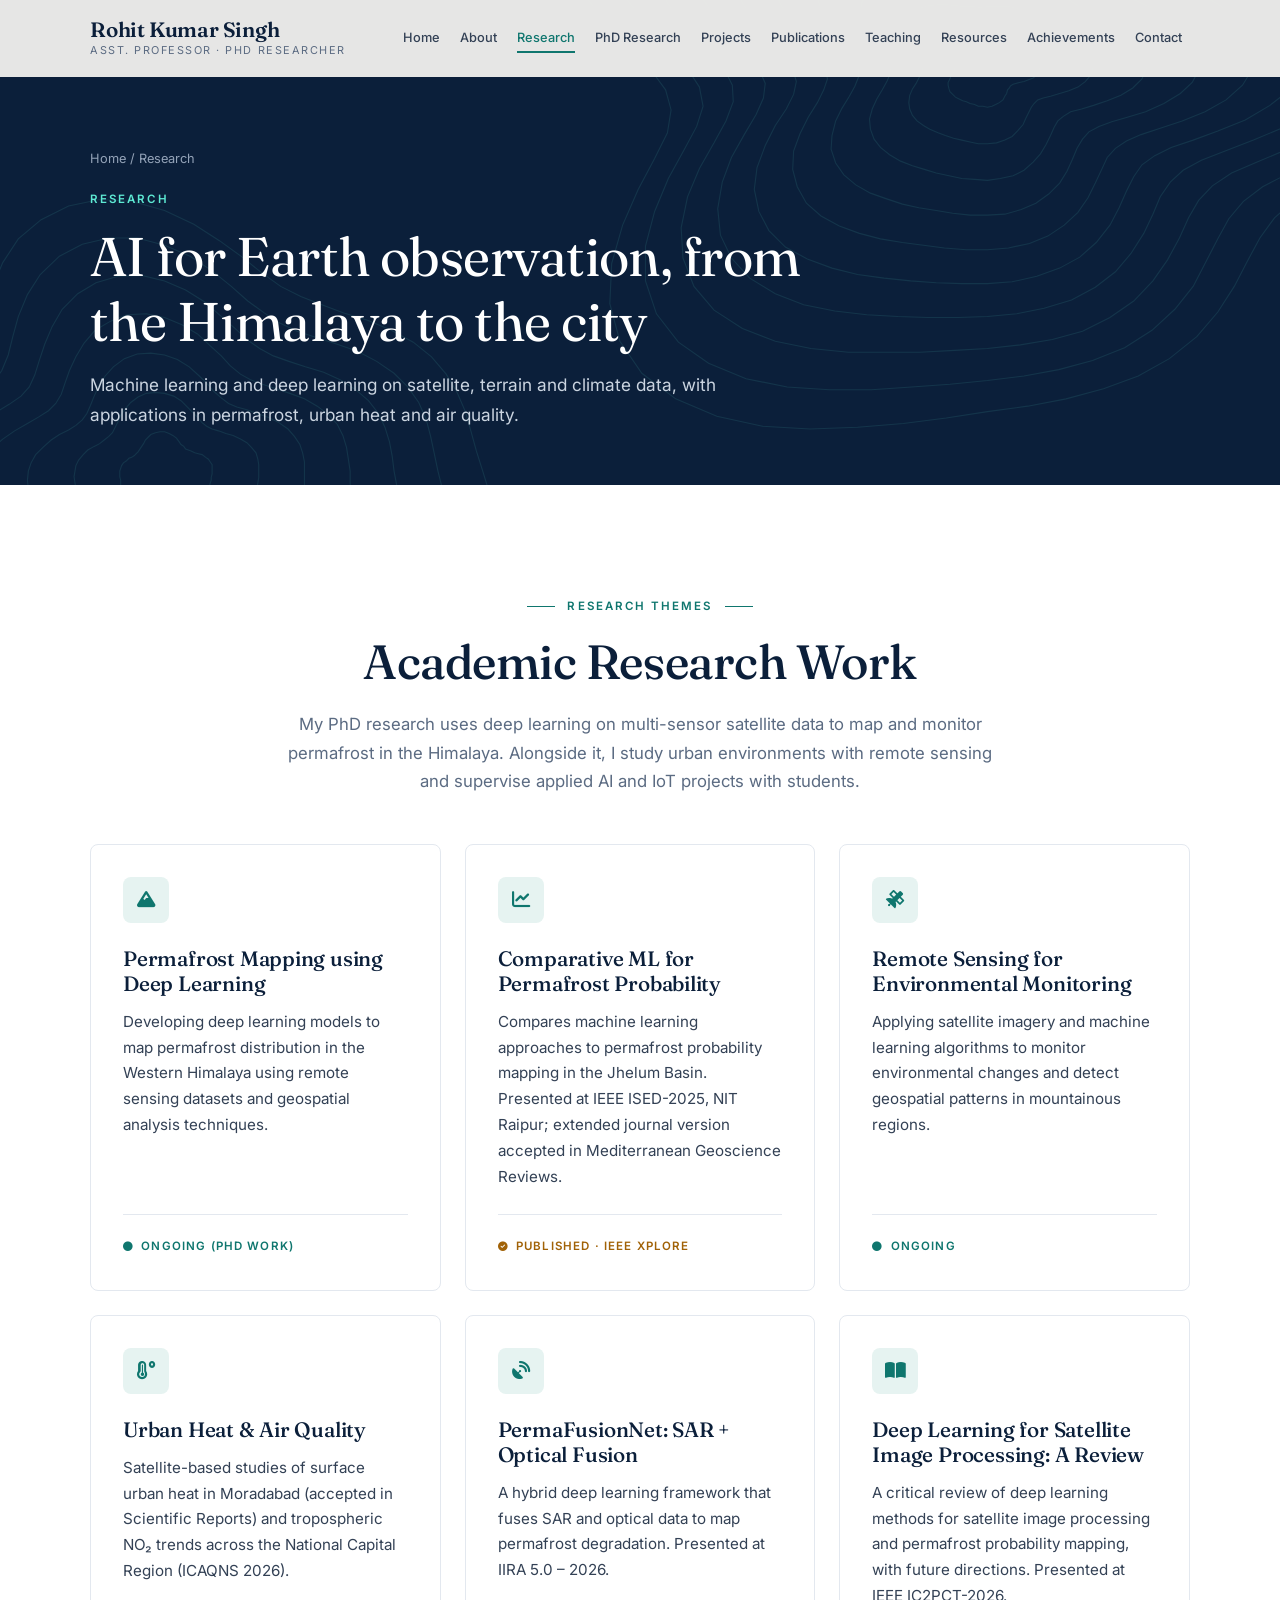
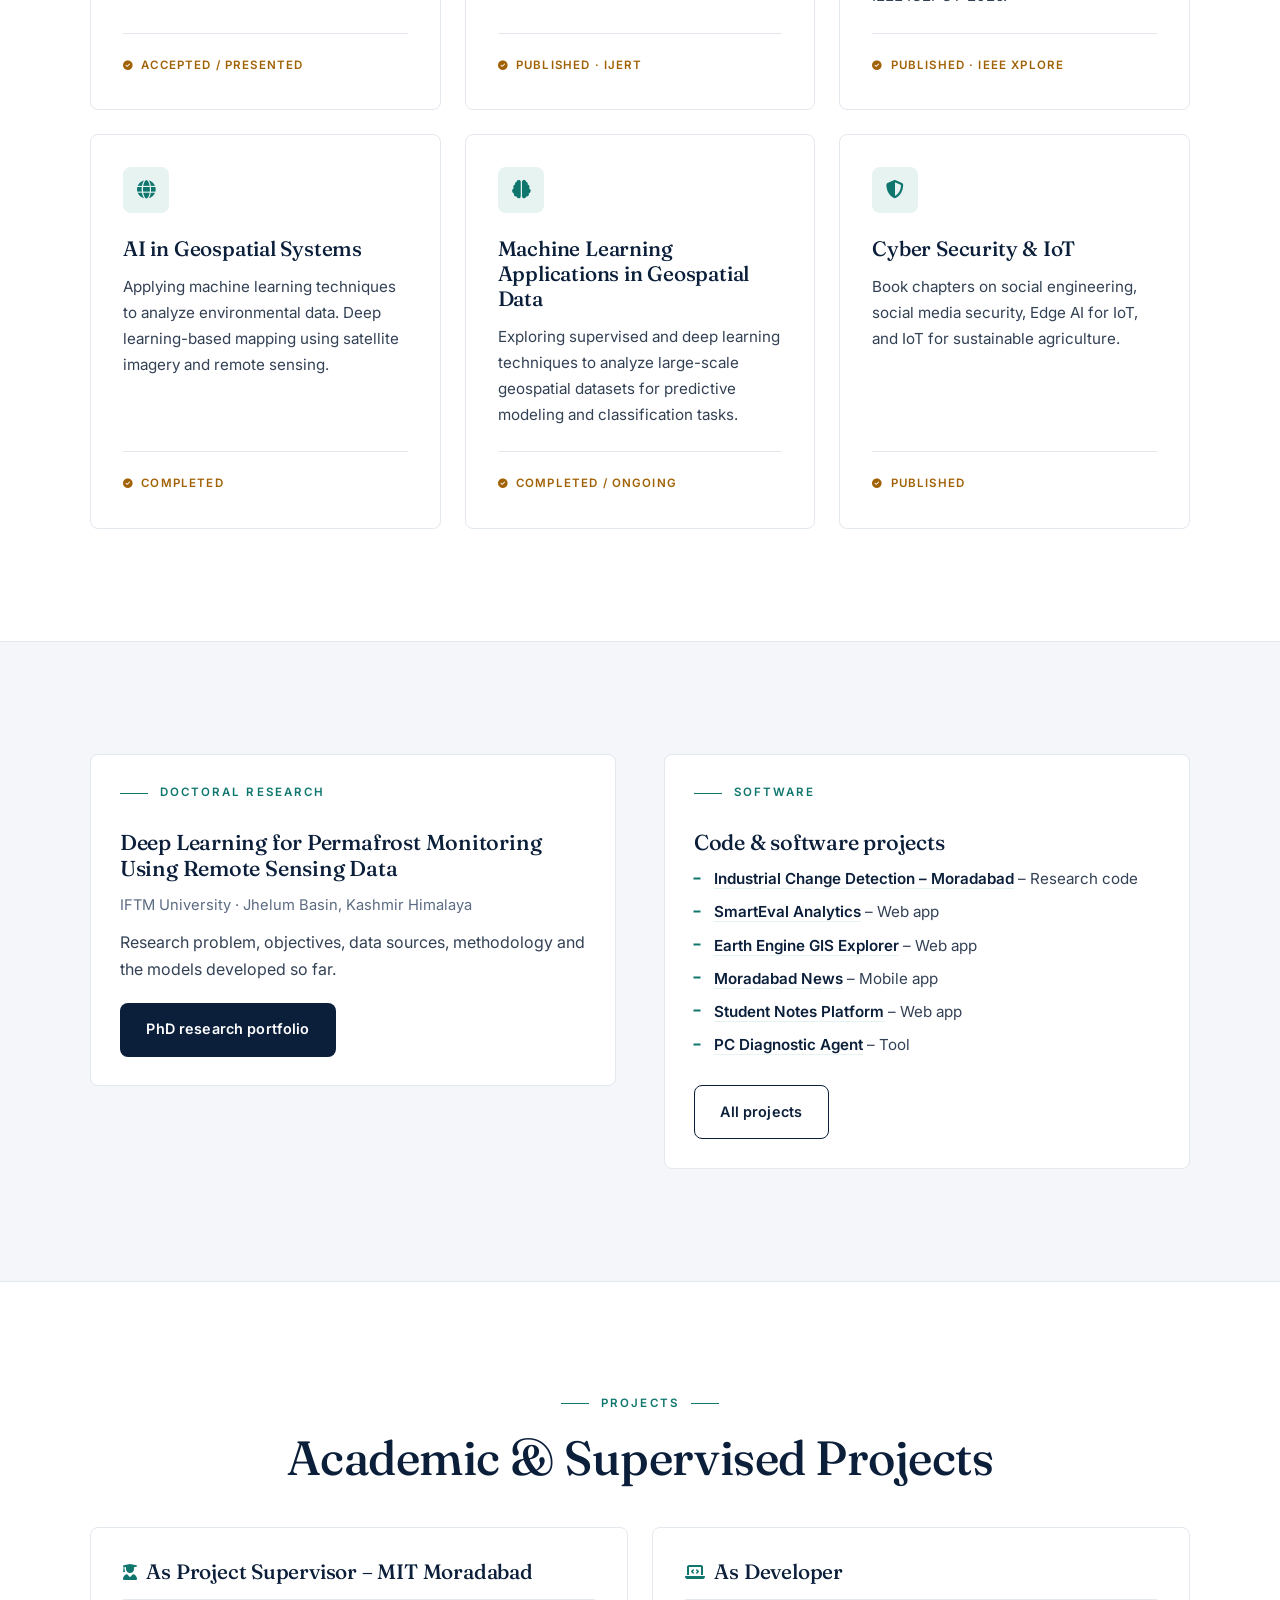
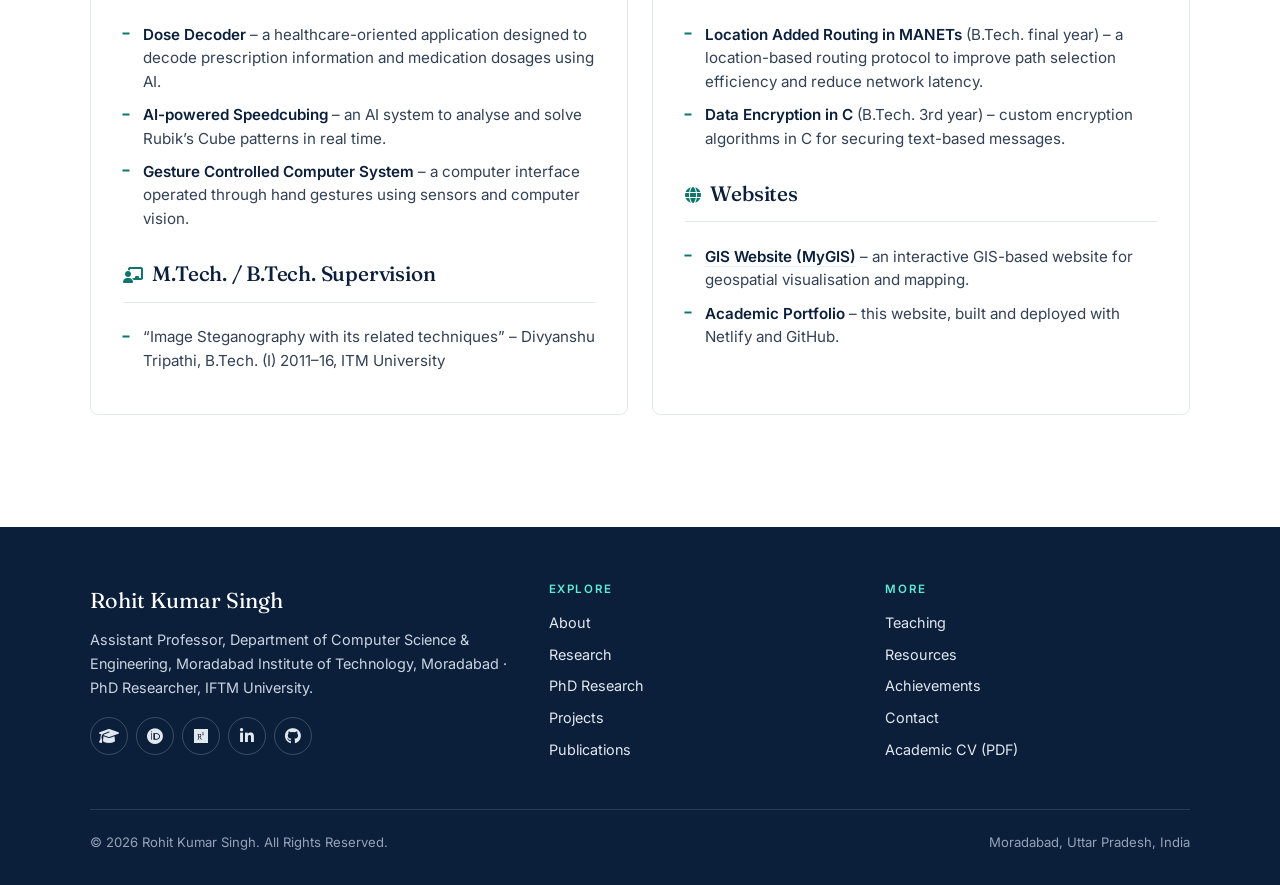
<file: research.html>
<!DOCTYPE html>
<html lang="en">
<head>
  <meta charset="UTF-8" />
  <meta name="viewport" content="width=device-width, initial-scale=1.0" />
  <title>Research | Rohit Kumar Singh</title>
  <meta name="description" content="Research themes of Rohit Kumar Singh: deep learning and remote sensing for permafrost mapping, environmental monitoring, urban heat and geospatial machine learning." />
  <meta name="author" content="Rohit Kumar Singh" />
  <meta name="robots" content="index, follow" />
  <link rel="canonical" href="https://rohittheprofessor.netlify.app/research" />
  <meta property="og:type" content="website" />
  <meta property="og:site_name" content="Rohit Kumar Singh – Academic Portfolio" />
  <meta property="og:title" content="Research | Rohit Kumar Singh" />
  <meta property="og:description" content="Research themes of Rohit Kumar Singh: deep learning and remote sensing for permafrost mapping, environmental monitoring, urban heat and geospatial machine learning." />
  <meta property="og:url" content="https://rohittheprofessor.netlify.app/research" />
  <meta property="og:image" content="https://rohittheprofessor.netlify.app/assets/photo.jpg" />
  <meta property="og:locale" content="en_IN" />
  <meta name="twitter:card" content="summary" />
  <meta name="twitter:title" content="Research | Rohit Kumar Singh" />
  <meta name="twitter:description" content="Research themes of Rohit Kumar Singh: deep learning and remote sensing for permafrost mapping, environmental monitoring, urban heat and geospatial machine learning." />
  <meta name="theme-color" content="#0b1f3a" />
  <link rel="icon" href="data:image/svg+xml,%3Csvg xmlns='http://www.w3.org/2000/svg' viewBox='0 0 64 64'%3E%3Crect width='64' height='64' rx='12' fill='%230b1f3a'/%3E%3Ctext x='32' y='44' font-family='Georgia,serif' font-size='34' fill='%235eead4' text-anchor='middle'%3ERS%3C/text%3E%3C/svg%3E" />
  <link rel="preconnect" href="https://fonts.googleapis.com">
  <link rel="preconnect" href="https://fonts.gstatic.com" crossorigin>
  <link href="https://fonts.googleapis.com/css2?family=Fraunces:ital,opsz,wght@0,9..144,300..700;1,9..144,300..700&family=Inter:wght@400;500;600;700&display=swap" rel="stylesheet">
  <link rel="stylesheet" href="https://cdnjs.cloudflare.com/ajax/libs/font-awesome/6.4.0/css/all.min.css" />
  <link rel="stylesheet" href="/style.css" />
  <script type="application/ld+json">{"@context": "https://schema.org", "@graph": [{"@type": "Person", "@id": "https://rohittheprofessor.netlify.app/#person", "name": "Rohit Kumar Singh", "jobTitle": "Assistant Professor, Computer Science & Engineering", "affiliation": [{"@type": "CollegeOrUniversity", "name": "Moradabad Institute of Technology, Moradabad"}, {"@type": "CollegeOrUniversity", "name": "IFTM University, Moradabad"}], "url": "https://rohittheprofessor.netlify.app/", "image": "https://rohittheprofessor.netlify.app/assets/photo.jpg", "address": {"@type": "PostalAddress", "addressLocality": "Moradabad", "addressRegion": "Uttar Pradesh", "addressCountry": "IN"}, "sameAs": ["https://scholar.google.co.in/citations?user=rX7KQU0AAAAJ&hl=en", "https://orcid.org/0009-0001-3104-0350", "https://www.researchgate.net/profile/Rohit-Singh-220/research", "https://www.linkedin.com/in/rohit-kumar-singh-1ba386183/", "https://github.com/rohittheprofessor"], "knowsAbout": ["Artificial Intelligence", "Machine Learning", "Deep Learning", "Remote Sensing", "Satellite Image Processing", "GIS", "Permafrost Monitoring", "Computer Vision", "Multimodal Learning"]}, {"@type": "WebSite", "@id": "https://rohittheprofessor.netlify.app/#website", "url": "https://rohittheprofessor.netlify.app/", "name": "Rohit Kumar Singh – Academic Portfolio"}]}</script>
</head>
<body data-page="research">
  <a class="skip-link" href="#main">Skip to content</a>
  <nav id="navbar" aria-label="Primary">
    <div class="nav-container">
      <a class="brand" href="/" aria-label="Rohit Kumar Singh – home">
        <span class="brand-name">Rohit Kumar Singh</span>
        <span class="brand-sub">Asst. Professor · PhD Researcher</span>
      </a>
      <ul class="nav-links">
          <li><a href="/">Home</a></li>
          <li><a href="/about">About</a></li>
          <li><a href="/research">Research</a></li>
          <li><a href="/phd-research">PhD Research</a></li>
          <li><a href="/projects">Projects</a></li>
          <li><a href="/publications">Publications</a></li>
          <li><a href="/teaching">Teaching</a></li>
          <li><a href="/resources">Resources</a></li>
          <li><a href="/achievements">Achievements</a></li>
          <li><a href="/contact">Contact</a></li>
      </ul>
      <button class="hamburger" type="button" aria-label="Open menu" aria-expanded="false" aria-controls="mobile-menu"><i class="fas fa-bars"></i></button>
    </div>
  </nav>
  <div class="mobile-menu" id="mobile-menu">
    <ul>
          <li><a href="/">Home</a></li>
          <li><a href="/about">About</a></li>
          <li><a href="/research">Research</a></li>
          <li><a href="/phd-research">PhD Research</a></li>
          <li><a href="/projects">Projects</a></li>
          <li><a href="/publications">Publications</a></li>
          <li><a href="/teaching">Teaching</a></li>
          <li><a href="/resources">Resources</a></li>
          <li><a href="/achievements">Achievements</a></li>
          <li><a href="/contact">Contact</a></li>
    </ul>
  </div>
  <main id="main">
    <header class="page-head">
      <svg class="hero-contours" viewBox="0 0 1400 700" preserveAspectRatio="xMidYMid slice" aria-hidden="true"><g fill="none" stroke="currentColor" stroke-width="1.2"><path d="M1137,160 L1136,164 L1134,167 L1130,170 L1125,172 L1120,174 L1115,175 L1111,176 L1108,177 L1105,179 L1104,181 L1102,183 L1101,187 L1099,190 L1097,194 L1093,197 L1089,199 L1085,201 L1080,202 L1075,201 L1070,201 L1066,199 L1061,198 L1057,196 L1053,195 L1049,193 L1045,191 L1042,188 L1039,185 L1038,182 L1037,178 L1037,175 L1039,171 L1040,168 L1042,165 L1044,162 L1044,160 L1044,158 L1043,155 L1041,152 L1038,149 L1036,145 L1035,141 L1035,136 L1036,133 L1038,129 L1042,127 L1047,125 L1052,125 L1058,125 L1063,125 L1068,126 L1072,126 L1076,127 L1080,127 L1084,126 L1088,126 L1092,126 L1096,127 L1100,128 L1104,130 L1107,131 L1110,134 L1113,136 L1115,138 L1118,140 L1122,142 L1125,144 L1129,147 L1132,150 L1135,153 L1137,156 L1137,160 Z"/><path d="M1195,160 L1193,167 L1187,174 L1179,180 L1169,184 L1159,187 L1149,190 L1141,192 L1135,194 L1131,198 L1128,202 L1125,208 L1122,214 L1119,221 L1113,228 L1107,234 L1099,238 L1090,241 L1080,242 L1070,242 L1061,240 L1052,238 L1043,236 L1034,233 L1026,230 L1017,226 L1010,222 L1003,217 L998,211 L995,204 L994,197 L995,189 L998,182 L1002,176 L1005,170 L1008,165 L1009,160 L1008,155 L1005,150 L1000,144 L995,137 L991,129 L989,121 L989,113 L992,105 L997,99 L1005,94 L1015,91 L1026,90 L1036,90 L1046,91 L1055,92 L1064,92 L1072,93 L1080,92 L1088,92 L1096,92 L1104,92 L1113,94 L1120,96 L1127,100 L1133,104 L1139,108 L1144,112 L1150,116 L1156,120 L1163,124 L1171,129 L1178,133 L1186,139 L1191,145 L1195,153 L1195,160 Z"/><path d="M1254,160 L1249,171 L1239,181 L1226,189 L1211,195 L1196,200 L1183,204 L1171,207 L1163,212 L1157,217 L1153,224 L1149,233 L1144,243 L1138,253 L1130,262 L1120,271 L1108,277 L1094,280 L1080,282 L1066,281 L1052,280 L1038,277 L1024,274 L1011,270 L998,266 L985,261 L973,254 L963,246 L956,237 L952,226 L951,215 L954,204 L959,193 L965,183 L970,174 L973,167 L974,160 L971,153 L966,145 L959,136 L951,125 L945,113 L942,101 L942,89 L948,78 L957,69 L969,62 L984,58 L999,56 L1015,56 L1029,57 L1043,58 L1056,58 L1068,58 L1080,57 L1092,56 L1105,57 L1117,58 L1129,61 L1140,65 L1150,70 L1159,76 L1167,83 L1176,89 L1184,95 L1194,101 L1205,106 L1217,113 L1229,120 L1240,128 L1249,138 L1254,149 L1254,160 Z"/><path d="M1312,160 L1304,175 L1291,187 L1273,198 L1253,207 L1233,213 L1216,218 L1202,223 L1191,229 L1184,237 L1178,247 L1173,259 L1167,272 L1159,285 L1147,297 L1133,307 L1117,314 L1099,319 L1080,320 L1061,320 L1042,318 L1024,315 L1005,312 L987,308 L969,302 L952,296 L936,287 L923,276 L914,263 L909,248 L910,233 L914,217 L921,203 L929,190 L935,179 L939,169 L939,160 L934,151 L926,140 L916,127 L906,113 L898,97 L894,81 L896,65 L904,51 L917,39 L934,31 L953,26 L974,23 L994,23 L1013,23 L1031,23 L1047,23 L1064,22 L1080,21 L1097,20 L1113,21 L1130,23 L1145,28 L1159,34 L1172,42 L1184,50 L1195,59 L1206,67 L1218,74 L1232,81 L1248,88 L1265,96 L1282,106 L1296,117 L1307,130 L1313,145 L1312,160 Z"/><path d="M1370,160 L1359,178 L1341,194 L1318,207 L1293,217 L1269,225 L1248,232 L1232,239 L1220,247 L1211,257 L1205,270 L1198,285 L1190,301 L1179,317 L1164,331 L1146,343 L1126,351 L1103,356 L1080,358 L1057,358 L1033,356 L1010,353 L987,350 L963,346 L940,340 L918,332 L898,321 L882,307 L872,289 L867,270 L868,250 L875,231 L884,213 L894,197 L901,183 L905,171 L903,160 L896,148 L885,135 L872,119 L859,100 L850,81 L847,60 L850,41 L861,24 L878,10 L899,0 L923,-6 L948,-9 L973,-10 L996,-11 L1018,-12 L1039,-13 L1059,-15 L1080,-16 L1101,-17 L1122,-16 L1142,-12 L1161,-5 L1178,4 L1194,14 L1208,25 L1222,35 L1236,45 L1252,53 L1271,61 L1291,70 L1314,79 L1335,91 L1354,106 L1367,123 L1372,141 L1370,160 Z"/><path d="M1427,160 L1412,182 L1389,200 L1362,216 L1332,228 L1305,238 L1281,246 L1263,255 L1249,265 L1240,278 L1232,294 L1224,312 L1214,331 L1199,350 L1181,366 L1159,378 L1134,387 L1107,393 L1080,395 L1052,395 L1024,394 L996,392 L967,389 L938,385 L910,378 L883,368 L859,355 L841,337 L830,316 L825,292 L828,268 L837,244 L848,222 L860,204 L868,188 L871,174 L867,160 L857,146 L843,129 L826,110 L812,88 L802,64 L799,40 L805,17 L819,-3 L840,-18 L865,-29 L894,-37 L923,-41 L952,-43 L979,-45 L1005,-47 L1030,-50 L1055,-53 L1080,-55 L1105,-55 L1130,-52 L1155,-46 L1177,-37 L1197,-26 L1215,-13 L1231,-0 L1248,12 L1266,23 L1286,32 L1310,41 L1336,51 L1364,62 L1390,76 L1412,94 L1426,115 L1432,137 L1427,160 Z"/><path d="M1483,160 L1464,185 L1437,207 L1404,224 L1371,238 L1340,250 L1314,260 L1294,271 L1280,284 L1269,300 L1261,319 L1251,340 L1237,362 L1220,382 L1198,399 L1172,413 L1142,422 L1112,428 L1080,431 L1048,432 L1015,432 L982,431 L948,429 L913,425 L879,418 L848,406 L820,389 L800,367 L788,342 L785,313 L790,284 L800,257 L814,232 L827,210 L835,192 L837,176 L830,160 L817,143 L799,123 L780,100 L763,75 L753,47 L751,19 L760,-6 L777,-28 L802,-46 L833,-58 L866,-67 L899,-72 L931,-76 L962,-80 L992,-84 L1021,-88 L1050,-92 L1080,-94 L1110,-93 L1139,-89 L1167,-80 L1192,-68 L1215,-54 L1235,-39 L1254,-24 L1273,-11 L1295,1 L1320,11 L1350,20 L1382,31 L1415,44 L1446,61 L1471,82 L1486,107 L1491,133 L1483,160 Z"/><path d="M1538,160 L1515,188 L1482,213 L1445,233 L1408,248 L1375,262 L1347,274 L1326,288 L1311,304 L1300,323 L1290,345 L1277,369 L1261,392 L1240,414 L1214,432 L1184,447 L1151,456 L1116,462 L1080,466 L1044,468 L1006,470 L968,470 L928,470 L887,466 L848,458 L812,444 L781,424 L759,398 L747,367 L745,334 L752,300 L765,269 L781,241 L794,217 L802,196 L801,178 L792,160 L775,140 L754,117 L732,91 L714,61 L704,30 L704,-1 L716,-29 L737,-53 L766,-72 L801,-87 L837,-97 L874,-104 L910,-110 L945,-115 L978,-121 L1012,-127 L1046,-131 L1080,-133 L1114,-131 L1148,-125 L1179,-114 L1207,-99 L1232,-82 L1255,-64 L1276,-47 L1299,-33 L1325,-21 L1355,-11 L1390,-1 L1429,11 L1467,26 L1502,46 L1530,71 L1546,99 L1549,130 L1538,160 Z"/><path d="M1592,160 L1564,191 L1527,218 L1486,241 L1446,259 L1410,274 L1381,289 L1360,305 L1344,324 L1332,346 L1319,371 L1305,398 L1285,423 L1260,446 L1230,465 L1195,479 L1158,489 L1120,496 L1080,501 L1039,505 L997,508 L953,511 L907,511 L861,508 L816,499 L775,482 L742,459 L718,428 L706,392 L706,354 L716,316 L731,280 L748,249 L762,223 L769,201 L765,180 L752,160 L732,137 L707,111 L683,81 L664,48 L655,13 L658,-20 L673,-51 L698,-78 L731,-98 L769,-114 L810,-126 L850,-135 L889,-144 L927,-152 L964,-160 L1002,-167 L1041,-172 L1080,-173 L1119,-170 L1156,-161 L1191,-146 L1222,-128 L1249,-108 L1273,-88 L1298,-70 L1324,-56 L1355,-44 L1391,-33 L1432,-23 L1477,-10 L1521,8 L1560,31 L1590,59 L1606,91 L1606,126 L1592,160 Z"/><path d="M1644,160 L1611,194 L1570,224 L1526,248 L1483,269 L1446,286 L1416,304 L1394,323 L1378,345 L1364,371 L1350,398 L1332,426 L1309,453 L1279,477 L1245,496 L1207,510 L1166,521 L1124,529 L1080,535 L1035,542 L988,548 L938,552 L886,554 L834,551 L784,540 L739,521 L702,493 L678,458 L667,417 L669,373 L681,331 L698,292 L716,258 L730,230 L734,205 L728,183 L711,160 L687,135 L659,105 L633,71 L615,35 L607,-3 L613,-40 L631,-73 L660,-101 L697,-124 L739,-141 L782,-155 L825,-167 L867,-178 L908,-189 L950,-199 L992,-208 L1036,-213 L1080,-214 L1123,-208 L1165,-196 L1202,-178 L1235,-156 L1265,-133 L1292,-112 L1319,-93 L1350,-78 L1385,-66 L1428,-56 L1476,-45 L1527,-31 L1576,-11 L1619,15 L1649,47 L1665,84 L1663,122 L1644,160 Z"/><path d="M232,600 L232,603 L231,607 L231,610 L230,613 L229,617 L227,620 L225,623 L222,626 L218,628 L213,629 L208,630 L203,629 L198,628 L193,627 L189,626 L186,625 L183,625 L180,626 L177,628 L173,630 L168,633 L163,635 L157,636 L152,636 L146,636 L142,634 L138,631 L135,628 L134,624 L133,620 L132,616 L132,613 L132,610 L131,606 L131,603 L131,600 L132,597 L133,594 L135,591 L138,589 L141,586 L144,585 L147,583 L149,581 L151,579 L153,576 L155,573 L157,570 L159,566 L162,563 L165,560 L170,558 L175,557 L180,557 L185,559 L189,561 L193,564 L196,568 L198,571 L201,573 L203,576 L206,577 L209,578 L213,580 L217,581 L221,582 L225,585 L228,587 L230,590 L232,593 L232,597 L232,600 Z"/><path d="M283,600 L283,607 L282,613 L281,620 L280,627 L278,634 L275,641 L271,647 L264,652 L256,656 L246,658 L236,659 L225,658 L215,656 L206,653 L199,651 L192,650 L186,651 L180,653 L173,657 L165,662 L156,666 L145,670 L134,673 L123,673 L113,671 L104,667 L97,661 L92,655 L88,647 L86,640 L85,633 L84,626 L83,619 L82,613 L81,606 L82,600 L83,594 L86,588 L91,582 L96,577 L103,573 L109,570 L114,566 L119,562 L123,558 L126,552 L129,546 L132,539 L137,532 L143,525 L151,519 L160,515 L170,514 L180,515 L190,518 L198,523 L205,530 L211,536 L217,542 L221,547 L226,551 L232,554 L239,556 L247,559 L255,561 L263,565 L270,569 L275,574 L280,580 L282,587 L283,593 L283,600 Z"/><path d="M333,600 L333,610 L333,620 L333,630 L332,641 L329,652 L325,662 L318,671 L307,679 L294,685 L279,687 L263,688 L247,686 L232,682 L219,679 L207,676 L198,675 L189,677 L180,681 L170,687 L158,694 L143,701 L128,706 L111,709 L95,709 L80,706 L67,700 L57,691 L49,681 L44,671 L40,660 L37,649 L35,639 L32,629 L31,619 L30,610 L31,600 L34,591 L39,582 L47,574 L56,566 L65,560 L75,555 L83,550 L90,544 L95,537 L99,528 L103,518 L108,507 L115,496 L124,486 L136,477 L150,472 L165,471 L180,473 L194,478 L207,486 L218,496 L227,505 L234,513 L242,520 L250,526 L259,530 L270,533 L281,537 L293,541 L305,547 L315,554 L322,562 L328,571 L331,580 L333,590 L333,600 Z"/><path d="M383,600 L383,613 L384,627 L385,641 L384,655 L381,670 L375,684 L365,696 L351,706 L332,713 L311,716 L289,716 L268,713 L248,708 L231,703 L216,700 L204,700 L192,703 L180,709 L166,718 L150,727 L131,736 L110,743 L88,746 L67,745 L47,740 L31,732 L18,720 L8,707 L0,693 L-6,679 L-11,666 L-15,653 L-19,639 L-22,626 L-23,613 L-21,600 L-16,587 L-8,575 L3,565 L16,556 L30,548 L42,541 L53,534 L61,526 L67,516 L71,504 L76,490 L83,475 L92,460 L104,446 L121,436 L139,429 L160,428 L180,432 L199,440 L216,450 L230,463 L242,474 L252,485 L263,494 L274,500 L287,505 L302,510 L317,515 L333,521 L347,529 L359,538 L369,549 L375,561 L379,574 L381,587 L383,600 Z"/><path d="M431,600 L434,616 L436,633 L438,651 L438,670 L435,688 L427,706 L413,721 L394,733 L370,741 L343,744 L315,743 L288,739 L264,733 L243,727 L225,724 L210,725 L195,730 L180,738 L162,750 L142,762 L118,772 L92,780 L65,783 L39,781 L15,774 L-4,763 L-21,749 L-33,733 L-43,716 L-52,699 L-59,683 L-66,666 L-71,650 L-75,633 L-76,617 L-73,600 L-66,584 L-54,569 L-39,557 L-22,546 L-5,536 L10,527 L23,518 L32,508 L38,495 L43,479 L49,461 L57,442 L68,423 L85,406 L105,394 L129,387 L155,386 L180,392 L203,402 L224,415 L241,430 L257,444 L270,456 L284,466 L299,474 L316,480 L334,486 L354,492 L372,500 L389,511 L403,523 L414,537 L421,552 L426,568 L429,584 L431,600 Z"/><path d="M479,600 L484,620 L489,640 L492,662 L493,684 L489,707 L479,728 L462,746 L437,760 L408,769 L374,771 L340,769 L308,764 L279,757 L254,751 L234,748 L216,750 L199,757 L180,768 L158,782 L133,797 L104,809 L73,817 L42,819 L12,816 L-16,807 L-39,793 L-58,776 L-74,758 L-87,738 L-98,719 L-109,700 L-118,680 L-125,661 L-130,641 L-131,620 L-126,600 L-115,581 L-99,564 L-80,548 L-59,536 L-39,525 L-21,514 L-7,503 L2,490 L9,473 L14,453 L20,431 L30,407 L44,385 L65,365 L90,352 L119,345 L150,345 L180,353 L208,365 L232,381 L253,398 L271,414 L289,427 L306,438 L325,447 L346,454 L368,461 L391,469 L412,480 L431,493 L446,508 L458,525 L466,543 L471,562 L475,581 L479,600 Z"/><path d="M528,600 L535,623 L542,647 L548,673 L550,700 L545,726 L532,751 L510,771 L480,787 L444,796 L404,798 L364,795 L327,788 L294,780 L266,775 L242,773 L222,776 L202,786 L180,800 L154,816 L125,832 L91,846 L55,854 L19,855 L-15,850 L-46,839 L-72,823 L-95,804 L-114,783 L-130,761 L-145,739 L-159,717 L-171,695 L-181,672 L-186,648 L-186,624 L-178,600 L-164,578 L-144,558 L-120,541 L-95,526 L-71,513 L-51,501 L-37,488 L-27,471 L-21,451 L-16,427 L-9,400 L3,372 L20,346 L45,325 L75,310 L109,303 L145,305 L180,315 L212,330 L240,348 L265,366 L286,383 L307,398 L329,409 L352,418 L376,427 L402,435 L428,446 L452,459 L472,475 L488,494 L500,514 L509,535 L515,556 L521,578 L528,600 Z"/></g></svg>
      <div class="container">
        <p class="crumbs"><a href="/">Home</a> / Research</p>
        <p class="eyebrow">Research</p>
        <h1>AI for Earth observation, from the Himalaya to the city</h1>
        <p class="lede">Machine learning and deep learning on satellite, terrain and climate data, with applications in permafrost, urban heat and air quality.</p>
      </div>
    </header>
    <section class="research fade-in">
      <div class="container">
        <span class="section-label text-center-block">RESEARCH THEMES</span>
        <h2 class="section-title text-center">Academic Research Work</h2>
        <p class="section-intro">My PhD research uses deep learning on multi-sensor satellite data to map and monitor permafrost in the Himalaya. Alongside it, I study urban environments with remote sensing and supervise applied AI and IoT projects with students.</p>
        <div class="research-grid mt-large">
        <div class="card premium-card">
          <div class="card-icon"><i class="fas fa-mountain"></i></div>
          <h3 class="card-title">Permafrost Mapping using Deep Learning</h3>
          <p class="card-desc">Developing deep learning models to map permafrost distribution in the Western Himalaya using remote sensing datasets and geospatial analysis techniques.</p>
          <div class="card-footer"><span class="status-badge active"><i class="fas fa-circle"></i> Ongoing (PhD Work)</span></div>
        </div>
        <div class="card premium-card">
          <div class="card-icon"><i class="fas fa-chart-line"></i></div>
          <h3 class="card-title">Comparative ML for Permafrost Probability</h3>
          <p class="card-desc">Compares machine learning approaches to permafrost probability mapping in the Jhelum Basin. Presented at IEEE ISED-2025, NIT Raipur; extended journal version accepted in Mediterranean Geoscience Reviews.</p>
          <div class="card-footer"><span class="status-badge completed"><i class="fas fa-check-circle"></i> Published · IEEE Xplore</span></div>
        </div>
        <div class="card premium-card">
          <div class="card-icon"><i class="fas fa-satellite"></i></div>
          <h3 class="card-title">Remote Sensing for Environmental Monitoring</h3>
          <p class="card-desc">Applying satellite imagery and machine learning algorithms to monitor environmental changes and detect geospatial patterns in mountainous regions.</p>
          <div class="card-footer"><span class="status-badge active"><i class="fas fa-circle"></i> Ongoing</span></div>
        </div>
        <div class="card premium-card">
          <div class="card-icon"><i class="fas fa-temperature-high"></i></div>
          <h3 class="card-title">Urban Heat &amp; Air Quality</h3>
          <p class="card-desc">Satellite-based studies of surface urban heat in Moradabad (accepted in Scientific Reports) and tropospheric NO₂ trends across the National Capital Region (ICAQNS 2026).</p>
          <div class="card-footer"><span class="status-badge completed"><i class="fas fa-check-circle"></i> Accepted / presented</span></div>
        </div>
        <div class="card premium-card">
          <div class="card-icon"><i class="fas fa-satellite-dish"></i></div>
          <h3 class="card-title">PermaFusionNet: SAR + Optical Fusion</h3>
          <p class="card-desc">A hybrid deep learning framework that fuses SAR and optical data to map permafrost degradation. Presented at IIRA 5.0 – 2026.</p>
          <div class="card-footer"><span class="status-badge completed"><i class="fas fa-check-circle"></i> Published · IJERT</span></div>
        </div>
        <div class="card premium-card">
          <div class="card-icon"><i class="fas fa-book-open"></i></div>
          <h3 class="card-title">Deep Learning for Satellite Image Processing: A Review</h3>
          <p class="card-desc">A critical review of deep learning methods for satellite image processing and permafrost probability mapping, with future directions. Presented at IEEE IC2PCT-2026.</p>
          <div class="card-footer"><span class="status-badge completed"><i class="fas fa-check-circle"></i> Published · IEEE Xplore</span></div>
        </div>
        <div class="card premium-card">
          <div class="card-icon"><i class="fas fa-globe"></i></div>
          <h3 class="card-title">AI in Geospatial Systems</h3>
          <p class="card-desc">Applying machine learning techniques to analyze environmental data. Deep learning-based mapping using satellite imagery and remote sensing.</p>
          <div class="card-footer"><span class="status-badge completed"><i class="fas fa-check-circle"></i> Completed</span></div>
        </div>
        <div class="card premium-card">
          <div class="card-icon"><i class="fas fa-brain"></i></div>
          <h3 class="card-title">Machine Learning Applications in Geospatial Data</h3>
          <p class="card-desc">Exploring supervised and deep learning techniques to analyze large-scale geospatial datasets for predictive modeling and classification tasks.</p>
          <div class="card-footer"><span class="status-badge completed"><i class="fas fa-check-circle"></i> Completed / Ongoing</span></div>
        </div>
        <div class="card premium-card">
          <div class="card-icon"><i class="fas fa-shield-halved"></i></div>
          <h3 class="card-title">Cyber Security &amp; IoT</h3>
          <p class="card-desc">Book chapters on social engineering, social media security, Edge AI for IoT, and IoT for sustainable agriculture.</p>
          <div class="card-footer"><span class="status-badge completed"><i class="fas fa-check-circle"></i> Published</span></div>
        </div>
        </div>
      </div>
    </section>

    <section class="bg-light fade-in">
      <div class="container two-col">
        <div class="model-card">
          <span class="section-label">DOCTORAL RESEARCH</span>
          <h3>Deep Learning for Permafrost Monitoring Using Remote Sensing Data</h3>
          <p class="model-sub">IFTM University · Jhelum Basin, Kashmir Himalaya</p>
          <p>Research problem, objectives, data sources, methodology and the models developed so far.</p>
          <a class="btn btn-primary" href="/phd-research" style="align-self:flex-start;margin-top:.5rem">PhD research portfolio</a>
        </div>
        <div class="model-card">
          <span class="section-label">SOFTWARE</span>
          <h3>Code &amp; software projects</h3>
          <ul class="tick-list"><li><a href="/projects#industrial_change_detection"><strong>Industrial Change Detection – Moradabad</strong></a> – Research code</li><li><a href="/projects#academic_dashboard"><strong>SmartEval Analytics</strong></a> – Web app</li><li><a href="/projects#gis"><strong>Earth Engine GIS Explorer</strong></a> – Web app</li><li><a href="/projects#moradabad-news"><strong>Moradabad News</strong></a> – Mobile app</li><li><a href="/projects#mern-student-notes"><strong>Student Notes Platform</strong></a> – Web app</li><li><a href="/projects#pc-diagnostic-agent"><strong>PC Diagnostic Agent</strong></a> – Tool</li></ul>
          <a class="btn btn-outline" href="/projects" style="align-self:flex-start;margin-top:.5rem">All projects</a>
        </div>
      </div>
    </section>

    <section class="fade-in">
      <div class="container">
        <span class="section-label text-center-block">PROJECTS</span>
        <h2 class="section-title text-center">Academic &amp; Supervised Projects</h2>
        <div class="info-grid">
          <div class="info-card">
            <h3><i class="fas fa-user-graduate"></i> As Project Supervisor – MIT Moradabad</h3>
            <ul class="tick-list">
              <li><strong>Dose Decoder</strong> – a healthcare-oriented application designed to decode prescription information and medication dosages using AI.</li>
              <li><strong>AI-powered Speedcubing</strong> – an AI system to analyse and solve Rubik’s Cube patterns in real time.</li>
              <li><strong>Gesture Controlled Computer System</strong> – a computer interface operated through hand gestures using sensors and computer vision.</li>
            </ul>
            <h3 style="margin-top:2rem"><i class="fas fa-chalkboard-user"></i> M.Tech. / B.Tech. Supervision</h3>
            <ul class="tick-list"><li>“Image Steganography with its related techniques” – Divyanshu Tripathi, B.Tech. (I) 2011–16, ITM University</li></ul>
          </div>
          <div class="info-card">
            <h3><i class="fas fa-laptop-code"></i> As Developer</h3>
            <ul class="tick-list">
              <li><strong>Location Added Routing in MANETs</strong> (B.Tech. final year) – a location-based routing protocol to improve path selection efficiency and reduce network latency.</li>
              <li><strong>Data Encryption in C</strong> (B.Tech. 3rd year) – custom encryption algorithms in C for securing text-based messages.</li>
            </ul>
            <h3 style="margin-top:2rem"><i class="fas fa-globe"></i> Websites</h3>
            <ul class="tick-list">
              <li><a href="https://mygis.netlify.app/" target="_blank" rel="noopener noreferrer"><strong>GIS Website (MyGIS)</strong></a> – an interactive GIS-based website for geospatial visualisation and mapping.</li>
              <li><strong>Academic Portfolio</strong> – this website, built and deployed with Netlify and GitHub.</li>
            </ul>
          </div>
        </div>
      </div>
    </section>

  </main>
  <footer class="site-footer">
    <div class="container">
      <div class="footer-grid">
        <div>
          <div class="footer-brand">Rohit Kumar Singh</div>
          <p>Assistant Professor, Department of Computer Science &amp; Engineering, Moradabad Institute of Technology, Moradabad · PhD Researcher, IFTM University.</p>
          <div class="footer-social">
            <a href="https://scholar.google.co.in/citations?user=rX7KQU0AAAAJ&hl=en" target="_blank" rel="noopener noreferrer" aria-label="Google Scholar"><i class="fas fa-graduation-cap"></i></a>
            <a href="https://orcid.org/0009-0001-3104-0350" target="_blank" rel="noopener noreferrer" aria-label="ORCID"><i class="fab fa-orcid"></i></a>
            <a href="https://www.researchgate.net/profile/Rohit-Singh-220/research" target="_blank" rel="noopener noreferrer" aria-label="ResearchGate"><i class="fab fa-researchgate"></i></a>
            <a href="https://www.linkedin.com/in/rohit-kumar-singh-1ba386183/" target="_blank" rel="noopener noreferrer" aria-label="LinkedIn"><i class="fab fa-linkedin-in"></i></a>
            <a href="https://github.com/rohittheprofessor" target="_blank" rel="noopener noreferrer" aria-label="GitHub"><i class="fab fa-github"></i></a>
          </div>
        </div>
        <div><h4>Explore</h4><ul><li><a href="/about">About</a></li><li><a href="/research">Research</a></li><li><a href="/phd-research">PhD Research</a></li><li><a href="/projects">Projects</a></li><li><a href="/publications">Publications</a></li></ul></div>
        <div><h4>More</h4><ul><li><a href="/teaching">Teaching</a></li><li><a href="/resources">Resources</a></li><li><a href="/achievements">Achievements</a></li><li><a href="/contact">Contact</a></li><li><a href="/assets/cv.pdf" target="_blank" rel="noopener">Academic CV (PDF)</a></li></ul></div>
      </div>
      <div class="footer-bottom">
        <span>&copy; <span class="js-year">2026</span> Rohit Kumar Singh. All Rights Reserved.</span>
        <span>Moradabad, Uttar Pradesh, India</span>
      </div>
    </div>
  </footer>
  <div id="imageModal" class="img-modal" role="dialog" aria-label="Certificate preview">
    <button class="close-modal" type="button" aria-label="Close preview">&times;</button>
    <img class="modal-content" id="modalImg" alt="">
  </div>
  <script src="/script.js"></script>
</body>
</html>
</file>
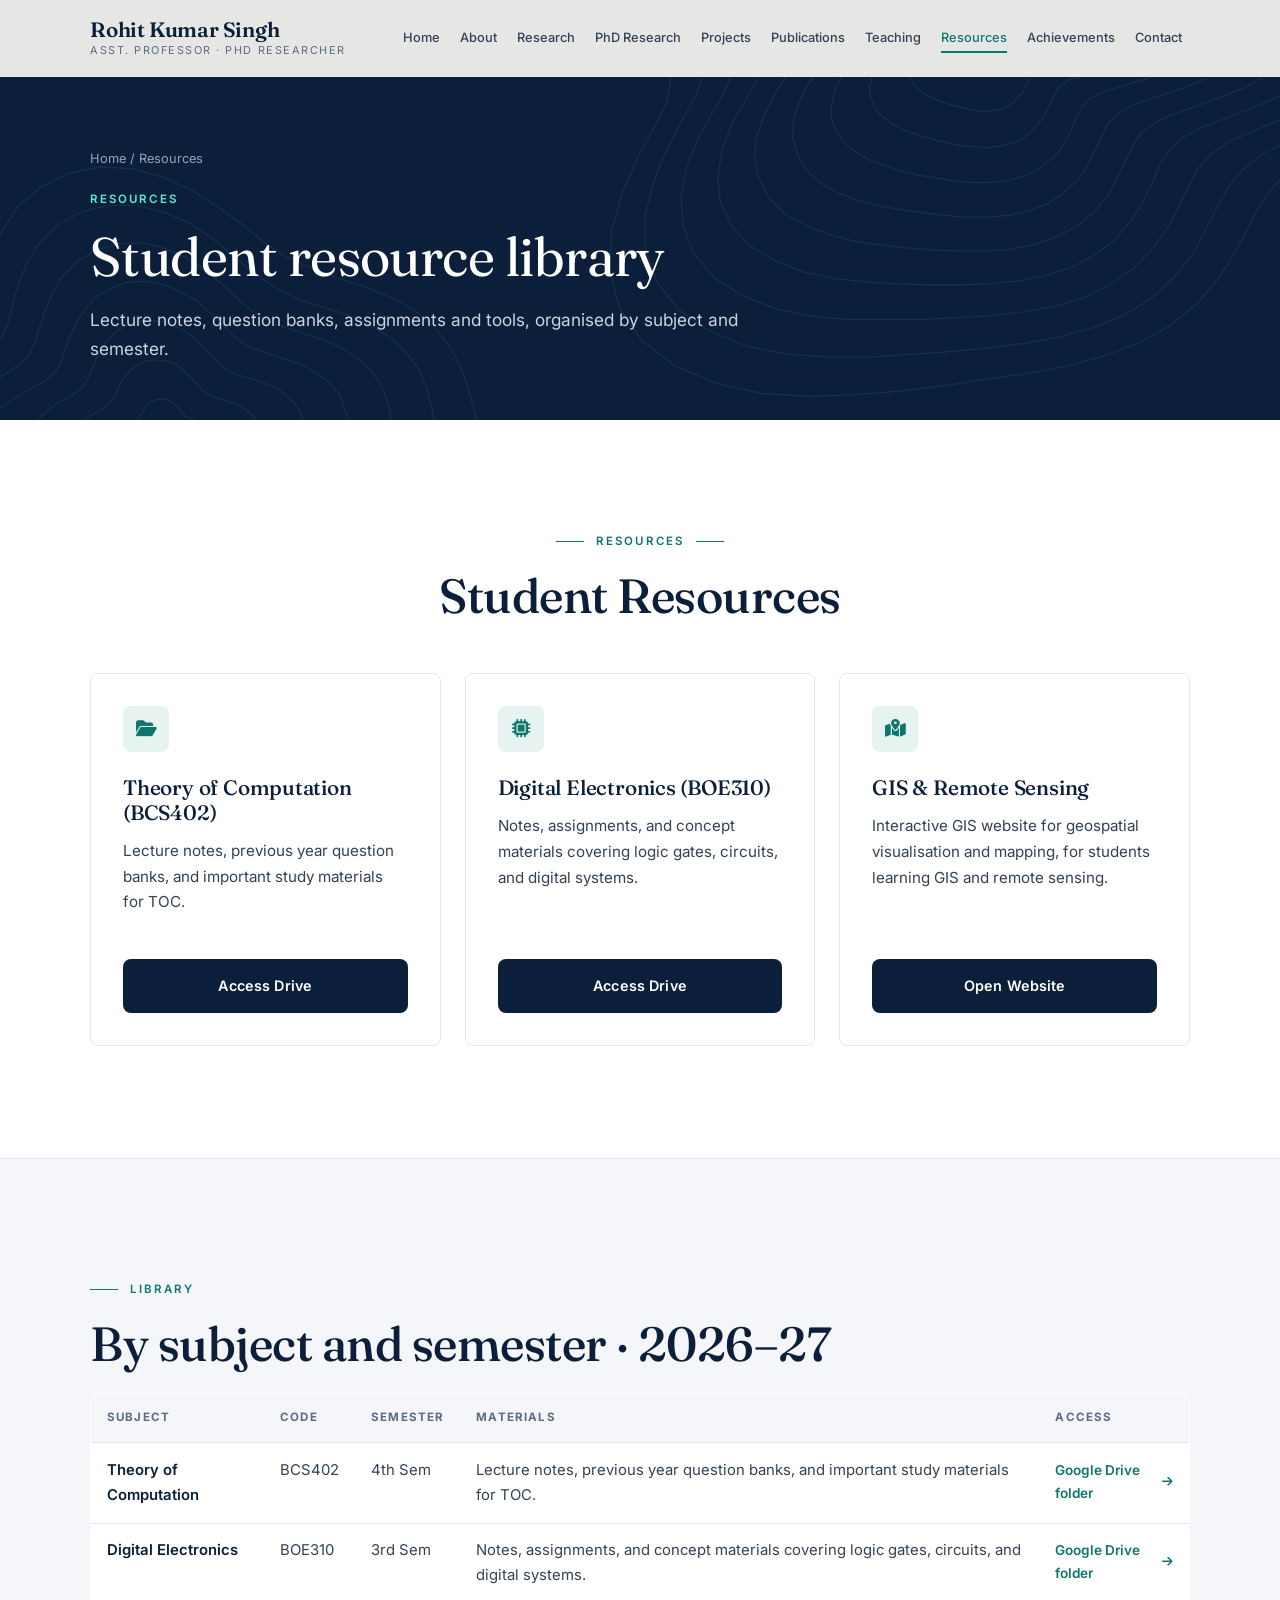
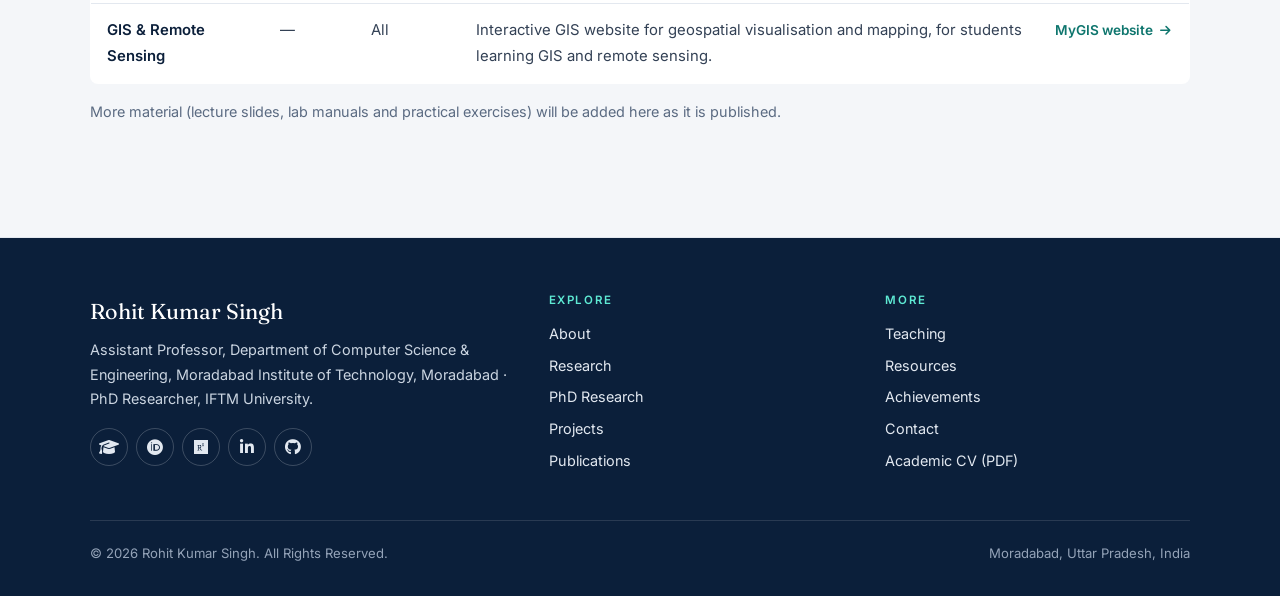
<file: resources.html>
<!DOCTYPE html>
<html lang="en">
<head>
  <meta charset="UTF-8" />
  <meta name="viewport" content="width=device-width, initial-scale=1.0" />
  <title>Resources | Rohit Kumar Singh</title>
  <meta name="description" content="Student resources from Rohit Kumar Singh: Theory of Computation and Digital Electronics notes and question banks, and the MyGIS learning website." />
  <meta name="author" content="Rohit Kumar Singh" />
  <meta name="robots" content="index, follow" />
  <link rel="canonical" href="https://rohittheprofessor.netlify.app/resources" />
  <meta property="og:type" content="website" />
  <meta property="og:site_name" content="Rohit Kumar Singh – Academic Portfolio" />
  <meta property="og:title" content="Resources | Rohit Kumar Singh" />
  <meta property="og:description" content="Student resources from Rohit Kumar Singh: Theory of Computation and Digital Electronics notes and question banks, and the MyGIS learning website." />
  <meta property="og:url" content="https://rohittheprofessor.netlify.app/resources" />
  <meta property="og:image" content="https://rohittheprofessor.netlify.app/assets/photo.jpg" />
  <meta property="og:locale" content="en_IN" />
  <meta name="twitter:card" content="summary" />
  <meta name="twitter:title" content="Resources | Rohit Kumar Singh" />
  <meta name="twitter:description" content="Student resources from Rohit Kumar Singh: Theory of Computation and Digital Electronics notes and question banks, and the MyGIS learning website." />
  <meta name="theme-color" content="#0b1f3a" />
  <link rel="icon" href="data:image/svg+xml,%3Csvg xmlns='http://www.w3.org/2000/svg' viewBox='0 0 64 64'%3E%3Crect width='64' height='64' rx='12' fill='%230b1f3a'/%3E%3Ctext x='32' y='44' font-family='Georgia,serif' font-size='34' fill='%235eead4' text-anchor='middle'%3ERS%3C/text%3E%3C/svg%3E" />
  <link rel="preconnect" href="https://fonts.googleapis.com">
  <link rel="preconnect" href="https://fonts.gstatic.com" crossorigin>
  <link href="https://fonts.googleapis.com/css2?family=Fraunces:ital,opsz,wght@0,9..144,300..700;1,9..144,300..700&family=Inter:wght@400;500;600;700&display=swap" rel="stylesheet">
  <link rel="stylesheet" href="https://cdnjs.cloudflare.com/ajax/libs/font-awesome/6.4.0/css/all.min.css" />
  <link rel="stylesheet" href="/style.css" />
  <script type="application/ld+json">{"@context": "https://schema.org", "@graph": [{"@type": "Person", "@id": "https://rohittheprofessor.netlify.app/#person", "name": "Rohit Kumar Singh", "jobTitle": "Assistant Professor, Computer Science & Engineering", "affiliation": [{"@type": "CollegeOrUniversity", "name": "Moradabad Institute of Technology, Moradabad"}, {"@type": "CollegeOrUniversity", "name": "IFTM University, Moradabad"}], "url": "https://rohittheprofessor.netlify.app/", "image": "https://rohittheprofessor.netlify.app/assets/photo.jpg", "address": {"@type": "PostalAddress", "addressLocality": "Moradabad", "addressRegion": "Uttar Pradesh", "addressCountry": "IN"}, "sameAs": ["https://scholar.google.co.in/citations?user=rX7KQU0AAAAJ&hl=en", "https://orcid.org/0009-0001-3104-0350", "https://www.researchgate.net/profile/Rohit-Singh-220/research", "https://www.linkedin.com/in/rohit-kumar-singh-1ba386183/", "https://github.com/rohittheprofessor"], "knowsAbout": ["Artificial Intelligence", "Machine Learning", "Deep Learning", "Remote Sensing", "Satellite Image Processing", "GIS", "Permafrost Monitoring", "Computer Vision", "Multimodal Learning"]}, {"@type": "WebSite", "@id": "https://rohittheprofessor.netlify.app/#website", "url": "https://rohittheprofessor.netlify.app/", "name": "Rohit Kumar Singh – Academic Portfolio"}]}</script>
</head>
<body data-page="resources">
  <a class="skip-link" href="#main">Skip to content</a>
  <nav id="navbar" aria-label="Primary">
    <div class="nav-container">
      <a class="brand" href="/" aria-label="Rohit Kumar Singh – home">
        <span class="brand-name">Rohit Kumar Singh</span>
        <span class="brand-sub">Asst. Professor · PhD Researcher</span>
      </a>
      <ul class="nav-links">
          <li><a href="/">Home</a></li>
          <li><a href="/about">About</a></li>
          <li><a href="/research">Research</a></li>
          <li><a href="/phd-research">PhD Research</a></li>
          <li><a href="/projects">Projects</a></li>
          <li><a href="/publications">Publications</a></li>
          <li><a href="/teaching">Teaching</a></li>
          <li><a href="/resources">Resources</a></li>
          <li><a href="/achievements">Achievements</a></li>
          <li><a href="/contact">Contact</a></li>
      </ul>
      <button class="hamburger" type="button" aria-label="Open menu" aria-expanded="false" aria-controls="mobile-menu"><i class="fas fa-bars"></i></button>
    </div>
  </nav>
  <div class="mobile-menu" id="mobile-menu">
    <ul>
          <li><a href="/">Home</a></li>
          <li><a href="/about">About</a></li>
          <li><a href="/research">Research</a></li>
          <li><a href="/phd-research">PhD Research</a></li>
          <li><a href="/projects">Projects</a></li>
          <li><a href="/publications">Publications</a></li>
          <li><a href="/teaching">Teaching</a></li>
          <li><a href="/resources">Resources</a></li>
          <li><a href="/achievements">Achievements</a></li>
          <li><a href="/contact">Contact</a></li>
    </ul>
  </div>
  <main id="main">
    <header class="page-head">
      <svg class="hero-contours" viewBox="0 0 1400 700" preserveAspectRatio="xMidYMid slice" aria-hidden="true"><g fill="none" stroke="currentColor" stroke-width="1.2"><path d="M1137,160 L1136,164 L1134,167 L1130,170 L1125,172 L1120,174 L1115,175 L1111,176 L1108,177 L1105,179 L1104,181 L1102,183 L1101,187 L1099,190 L1097,194 L1093,197 L1089,199 L1085,201 L1080,202 L1075,201 L1070,201 L1066,199 L1061,198 L1057,196 L1053,195 L1049,193 L1045,191 L1042,188 L1039,185 L1038,182 L1037,178 L1037,175 L1039,171 L1040,168 L1042,165 L1044,162 L1044,160 L1044,158 L1043,155 L1041,152 L1038,149 L1036,145 L1035,141 L1035,136 L1036,133 L1038,129 L1042,127 L1047,125 L1052,125 L1058,125 L1063,125 L1068,126 L1072,126 L1076,127 L1080,127 L1084,126 L1088,126 L1092,126 L1096,127 L1100,128 L1104,130 L1107,131 L1110,134 L1113,136 L1115,138 L1118,140 L1122,142 L1125,144 L1129,147 L1132,150 L1135,153 L1137,156 L1137,160 Z"/><path d="M1195,160 L1193,167 L1187,174 L1179,180 L1169,184 L1159,187 L1149,190 L1141,192 L1135,194 L1131,198 L1128,202 L1125,208 L1122,214 L1119,221 L1113,228 L1107,234 L1099,238 L1090,241 L1080,242 L1070,242 L1061,240 L1052,238 L1043,236 L1034,233 L1026,230 L1017,226 L1010,222 L1003,217 L998,211 L995,204 L994,197 L995,189 L998,182 L1002,176 L1005,170 L1008,165 L1009,160 L1008,155 L1005,150 L1000,144 L995,137 L991,129 L989,121 L989,113 L992,105 L997,99 L1005,94 L1015,91 L1026,90 L1036,90 L1046,91 L1055,92 L1064,92 L1072,93 L1080,92 L1088,92 L1096,92 L1104,92 L1113,94 L1120,96 L1127,100 L1133,104 L1139,108 L1144,112 L1150,116 L1156,120 L1163,124 L1171,129 L1178,133 L1186,139 L1191,145 L1195,153 L1195,160 Z"/><path d="M1254,160 L1249,171 L1239,181 L1226,189 L1211,195 L1196,200 L1183,204 L1171,207 L1163,212 L1157,217 L1153,224 L1149,233 L1144,243 L1138,253 L1130,262 L1120,271 L1108,277 L1094,280 L1080,282 L1066,281 L1052,280 L1038,277 L1024,274 L1011,270 L998,266 L985,261 L973,254 L963,246 L956,237 L952,226 L951,215 L954,204 L959,193 L965,183 L970,174 L973,167 L974,160 L971,153 L966,145 L959,136 L951,125 L945,113 L942,101 L942,89 L948,78 L957,69 L969,62 L984,58 L999,56 L1015,56 L1029,57 L1043,58 L1056,58 L1068,58 L1080,57 L1092,56 L1105,57 L1117,58 L1129,61 L1140,65 L1150,70 L1159,76 L1167,83 L1176,89 L1184,95 L1194,101 L1205,106 L1217,113 L1229,120 L1240,128 L1249,138 L1254,149 L1254,160 Z"/><path d="M1312,160 L1304,175 L1291,187 L1273,198 L1253,207 L1233,213 L1216,218 L1202,223 L1191,229 L1184,237 L1178,247 L1173,259 L1167,272 L1159,285 L1147,297 L1133,307 L1117,314 L1099,319 L1080,320 L1061,320 L1042,318 L1024,315 L1005,312 L987,308 L969,302 L952,296 L936,287 L923,276 L914,263 L909,248 L910,233 L914,217 L921,203 L929,190 L935,179 L939,169 L939,160 L934,151 L926,140 L916,127 L906,113 L898,97 L894,81 L896,65 L904,51 L917,39 L934,31 L953,26 L974,23 L994,23 L1013,23 L1031,23 L1047,23 L1064,22 L1080,21 L1097,20 L1113,21 L1130,23 L1145,28 L1159,34 L1172,42 L1184,50 L1195,59 L1206,67 L1218,74 L1232,81 L1248,88 L1265,96 L1282,106 L1296,117 L1307,130 L1313,145 L1312,160 Z"/><path d="M1370,160 L1359,178 L1341,194 L1318,207 L1293,217 L1269,225 L1248,232 L1232,239 L1220,247 L1211,257 L1205,270 L1198,285 L1190,301 L1179,317 L1164,331 L1146,343 L1126,351 L1103,356 L1080,358 L1057,358 L1033,356 L1010,353 L987,350 L963,346 L940,340 L918,332 L898,321 L882,307 L872,289 L867,270 L868,250 L875,231 L884,213 L894,197 L901,183 L905,171 L903,160 L896,148 L885,135 L872,119 L859,100 L850,81 L847,60 L850,41 L861,24 L878,10 L899,0 L923,-6 L948,-9 L973,-10 L996,-11 L1018,-12 L1039,-13 L1059,-15 L1080,-16 L1101,-17 L1122,-16 L1142,-12 L1161,-5 L1178,4 L1194,14 L1208,25 L1222,35 L1236,45 L1252,53 L1271,61 L1291,70 L1314,79 L1335,91 L1354,106 L1367,123 L1372,141 L1370,160 Z"/><path d="M1427,160 L1412,182 L1389,200 L1362,216 L1332,228 L1305,238 L1281,246 L1263,255 L1249,265 L1240,278 L1232,294 L1224,312 L1214,331 L1199,350 L1181,366 L1159,378 L1134,387 L1107,393 L1080,395 L1052,395 L1024,394 L996,392 L967,389 L938,385 L910,378 L883,368 L859,355 L841,337 L830,316 L825,292 L828,268 L837,244 L848,222 L860,204 L868,188 L871,174 L867,160 L857,146 L843,129 L826,110 L812,88 L802,64 L799,40 L805,17 L819,-3 L840,-18 L865,-29 L894,-37 L923,-41 L952,-43 L979,-45 L1005,-47 L1030,-50 L1055,-53 L1080,-55 L1105,-55 L1130,-52 L1155,-46 L1177,-37 L1197,-26 L1215,-13 L1231,-0 L1248,12 L1266,23 L1286,32 L1310,41 L1336,51 L1364,62 L1390,76 L1412,94 L1426,115 L1432,137 L1427,160 Z"/><path d="M1483,160 L1464,185 L1437,207 L1404,224 L1371,238 L1340,250 L1314,260 L1294,271 L1280,284 L1269,300 L1261,319 L1251,340 L1237,362 L1220,382 L1198,399 L1172,413 L1142,422 L1112,428 L1080,431 L1048,432 L1015,432 L982,431 L948,429 L913,425 L879,418 L848,406 L820,389 L800,367 L788,342 L785,313 L790,284 L800,257 L814,232 L827,210 L835,192 L837,176 L830,160 L817,143 L799,123 L780,100 L763,75 L753,47 L751,19 L760,-6 L777,-28 L802,-46 L833,-58 L866,-67 L899,-72 L931,-76 L962,-80 L992,-84 L1021,-88 L1050,-92 L1080,-94 L1110,-93 L1139,-89 L1167,-80 L1192,-68 L1215,-54 L1235,-39 L1254,-24 L1273,-11 L1295,1 L1320,11 L1350,20 L1382,31 L1415,44 L1446,61 L1471,82 L1486,107 L1491,133 L1483,160 Z"/><path d="M1538,160 L1515,188 L1482,213 L1445,233 L1408,248 L1375,262 L1347,274 L1326,288 L1311,304 L1300,323 L1290,345 L1277,369 L1261,392 L1240,414 L1214,432 L1184,447 L1151,456 L1116,462 L1080,466 L1044,468 L1006,470 L968,470 L928,470 L887,466 L848,458 L812,444 L781,424 L759,398 L747,367 L745,334 L752,300 L765,269 L781,241 L794,217 L802,196 L801,178 L792,160 L775,140 L754,117 L732,91 L714,61 L704,30 L704,-1 L716,-29 L737,-53 L766,-72 L801,-87 L837,-97 L874,-104 L910,-110 L945,-115 L978,-121 L1012,-127 L1046,-131 L1080,-133 L1114,-131 L1148,-125 L1179,-114 L1207,-99 L1232,-82 L1255,-64 L1276,-47 L1299,-33 L1325,-21 L1355,-11 L1390,-1 L1429,11 L1467,26 L1502,46 L1530,71 L1546,99 L1549,130 L1538,160 Z"/><path d="M1592,160 L1564,191 L1527,218 L1486,241 L1446,259 L1410,274 L1381,289 L1360,305 L1344,324 L1332,346 L1319,371 L1305,398 L1285,423 L1260,446 L1230,465 L1195,479 L1158,489 L1120,496 L1080,501 L1039,505 L997,508 L953,511 L907,511 L861,508 L816,499 L775,482 L742,459 L718,428 L706,392 L706,354 L716,316 L731,280 L748,249 L762,223 L769,201 L765,180 L752,160 L732,137 L707,111 L683,81 L664,48 L655,13 L658,-20 L673,-51 L698,-78 L731,-98 L769,-114 L810,-126 L850,-135 L889,-144 L927,-152 L964,-160 L1002,-167 L1041,-172 L1080,-173 L1119,-170 L1156,-161 L1191,-146 L1222,-128 L1249,-108 L1273,-88 L1298,-70 L1324,-56 L1355,-44 L1391,-33 L1432,-23 L1477,-10 L1521,8 L1560,31 L1590,59 L1606,91 L1606,126 L1592,160 Z"/><path d="M1644,160 L1611,194 L1570,224 L1526,248 L1483,269 L1446,286 L1416,304 L1394,323 L1378,345 L1364,371 L1350,398 L1332,426 L1309,453 L1279,477 L1245,496 L1207,510 L1166,521 L1124,529 L1080,535 L1035,542 L988,548 L938,552 L886,554 L834,551 L784,540 L739,521 L702,493 L678,458 L667,417 L669,373 L681,331 L698,292 L716,258 L730,230 L734,205 L728,183 L711,160 L687,135 L659,105 L633,71 L615,35 L607,-3 L613,-40 L631,-73 L660,-101 L697,-124 L739,-141 L782,-155 L825,-167 L867,-178 L908,-189 L950,-199 L992,-208 L1036,-213 L1080,-214 L1123,-208 L1165,-196 L1202,-178 L1235,-156 L1265,-133 L1292,-112 L1319,-93 L1350,-78 L1385,-66 L1428,-56 L1476,-45 L1527,-31 L1576,-11 L1619,15 L1649,47 L1665,84 L1663,122 L1644,160 Z"/><path d="M232,600 L232,603 L231,607 L231,610 L230,613 L229,617 L227,620 L225,623 L222,626 L218,628 L213,629 L208,630 L203,629 L198,628 L193,627 L189,626 L186,625 L183,625 L180,626 L177,628 L173,630 L168,633 L163,635 L157,636 L152,636 L146,636 L142,634 L138,631 L135,628 L134,624 L133,620 L132,616 L132,613 L132,610 L131,606 L131,603 L131,600 L132,597 L133,594 L135,591 L138,589 L141,586 L144,585 L147,583 L149,581 L151,579 L153,576 L155,573 L157,570 L159,566 L162,563 L165,560 L170,558 L175,557 L180,557 L185,559 L189,561 L193,564 L196,568 L198,571 L201,573 L203,576 L206,577 L209,578 L213,580 L217,581 L221,582 L225,585 L228,587 L230,590 L232,593 L232,597 L232,600 Z"/><path d="M283,600 L283,607 L282,613 L281,620 L280,627 L278,634 L275,641 L271,647 L264,652 L256,656 L246,658 L236,659 L225,658 L215,656 L206,653 L199,651 L192,650 L186,651 L180,653 L173,657 L165,662 L156,666 L145,670 L134,673 L123,673 L113,671 L104,667 L97,661 L92,655 L88,647 L86,640 L85,633 L84,626 L83,619 L82,613 L81,606 L82,600 L83,594 L86,588 L91,582 L96,577 L103,573 L109,570 L114,566 L119,562 L123,558 L126,552 L129,546 L132,539 L137,532 L143,525 L151,519 L160,515 L170,514 L180,515 L190,518 L198,523 L205,530 L211,536 L217,542 L221,547 L226,551 L232,554 L239,556 L247,559 L255,561 L263,565 L270,569 L275,574 L280,580 L282,587 L283,593 L283,600 Z"/><path d="M333,600 L333,610 L333,620 L333,630 L332,641 L329,652 L325,662 L318,671 L307,679 L294,685 L279,687 L263,688 L247,686 L232,682 L219,679 L207,676 L198,675 L189,677 L180,681 L170,687 L158,694 L143,701 L128,706 L111,709 L95,709 L80,706 L67,700 L57,691 L49,681 L44,671 L40,660 L37,649 L35,639 L32,629 L31,619 L30,610 L31,600 L34,591 L39,582 L47,574 L56,566 L65,560 L75,555 L83,550 L90,544 L95,537 L99,528 L103,518 L108,507 L115,496 L124,486 L136,477 L150,472 L165,471 L180,473 L194,478 L207,486 L218,496 L227,505 L234,513 L242,520 L250,526 L259,530 L270,533 L281,537 L293,541 L305,547 L315,554 L322,562 L328,571 L331,580 L333,590 L333,600 Z"/><path d="M383,600 L383,613 L384,627 L385,641 L384,655 L381,670 L375,684 L365,696 L351,706 L332,713 L311,716 L289,716 L268,713 L248,708 L231,703 L216,700 L204,700 L192,703 L180,709 L166,718 L150,727 L131,736 L110,743 L88,746 L67,745 L47,740 L31,732 L18,720 L8,707 L0,693 L-6,679 L-11,666 L-15,653 L-19,639 L-22,626 L-23,613 L-21,600 L-16,587 L-8,575 L3,565 L16,556 L30,548 L42,541 L53,534 L61,526 L67,516 L71,504 L76,490 L83,475 L92,460 L104,446 L121,436 L139,429 L160,428 L180,432 L199,440 L216,450 L230,463 L242,474 L252,485 L263,494 L274,500 L287,505 L302,510 L317,515 L333,521 L347,529 L359,538 L369,549 L375,561 L379,574 L381,587 L383,600 Z"/><path d="M431,600 L434,616 L436,633 L438,651 L438,670 L435,688 L427,706 L413,721 L394,733 L370,741 L343,744 L315,743 L288,739 L264,733 L243,727 L225,724 L210,725 L195,730 L180,738 L162,750 L142,762 L118,772 L92,780 L65,783 L39,781 L15,774 L-4,763 L-21,749 L-33,733 L-43,716 L-52,699 L-59,683 L-66,666 L-71,650 L-75,633 L-76,617 L-73,600 L-66,584 L-54,569 L-39,557 L-22,546 L-5,536 L10,527 L23,518 L32,508 L38,495 L43,479 L49,461 L57,442 L68,423 L85,406 L105,394 L129,387 L155,386 L180,392 L203,402 L224,415 L241,430 L257,444 L270,456 L284,466 L299,474 L316,480 L334,486 L354,492 L372,500 L389,511 L403,523 L414,537 L421,552 L426,568 L429,584 L431,600 Z"/><path d="M479,600 L484,620 L489,640 L492,662 L493,684 L489,707 L479,728 L462,746 L437,760 L408,769 L374,771 L340,769 L308,764 L279,757 L254,751 L234,748 L216,750 L199,757 L180,768 L158,782 L133,797 L104,809 L73,817 L42,819 L12,816 L-16,807 L-39,793 L-58,776 L-74,758 L-87,738 L-98,719 L-109,700 L-118,680 L-125,661 L-130,641 L-131,620 L-126,600 L-115,581 L-99,564 L-80,548 L-59,536 L-39,525 L-21,514 L-7,503 L2,490 L9,473 L14,453 L20,431 L30,407 L44,385 L65,365 L90,352 L119,345 L150,345 L180,353 L208,365 L232,381 L253,398 L271,414 L289,427 L306,438 L325,447 L346,454 L368,461 L391,469 L412,480 L431,493 L446,508 L458,525 L466,543 L471,562 L475,581 L479,600 Z"/><path d="M528,600 L535,623 L542,647 L548,673 L550,700 L545,726 L532,751 L510,771 L480,787 L444,796 L404,798 L364,795 L327,788 L294,780 L266,775 L242,773 L222,776 L202,786 L180,800 L154,816 L125,832 L91,846 L55,854 L19,855 L-15,850 L-46,839 L-72,823 L-95,804 L-114,783 L-130,761 L-145,739 L-159,717 L-171,695 L-181,672 L-186,648 L-186,624 L-178,600 L-164,578 L-144,558 L-120,541 L-95,526 L-71,513 L-51,501 L-37,488 L-27,471 L-21,451 L-16,427 L-9,400 L3,372 L20,346 L45,325 L75,310 L109,303 L145,305 L180,315 L212,330 L240,348 L265,366 L286,383 L307,398 L329,409 L352,418 L376,427 L402,435 L428,446 L452,459 L472,475 L488,494 L500,514 L509,535 L515,556 L521,578 L528,600 Z"/></g></svg>
      <div class="container">
        <p class="crumbs"><a href="/">Home</a> / Resources</p>
        <p class="eyebrow">Resources</p>
        <h1>Student resource library</h1>
        <p class="lede">Lecture notes, question banks, assignments and tools, organised by subject and semester.</p>
      </div>
    </header>
    <section class="resources fade-in">
      <div class="container">
        <span class="section-label text-center-block">RESOURCES</span>
        <h2 class="section-title text-center">Student Resources</h2>
        <div class="research-grid mt-large">
        <div class="card premium-card">
          <div class="card-header-icon"><i class="fas fa-folder-open"></i></div>
          <h3 class="card-title">Theory of Computation (BCS402)</h3>
          <p class="card-desc">Lecture notes, previous year question banks, and important study materials for TOC.</p>
          <a href="https://drive.google.com/drive/folders/1bMKDruGGrn_ZaEJGRUu2LhlbnV69VY9M" target="_blank" rel="noopener noreferrer" class="btn btn-primary mt-2">Access Drive</a>
        </div>
        <div class="card premium-card">
          <div class="card-header-icon"><i class="fas fa-microchip"></i></div>
          <h3 class="card-title">Digital Electronics (BOE310)</h3>
          <p class="card-desc">Notes, assignments, and concept materials covering logic gates, circuits, and digital systems.</p>
          <a href="https://drive.google.com/drive/folders/1Wn-NBFjoVmXs3hXuYdh3fOHhzTaFZuvS" target="_blank" rel="noopener noreferrer" class="btn btn-primary mt-2">Access Drive</a>
        </div>
        <div class="card premium-card">
          <div class="card-header-icon"><i class="fas fa-map-location-dot"></i></div>
          <h3 class="card-title">GIS &amp; Remote Sensing</h3>
          <p class="card-desc">Interactive GIS website for geospatial visualisation and mapping, for students learning GIS and remote sensing.</p>
          <a href="https://mygis.netlify.app/" target="_blank" rel="noopener noreferrer" class="btn btn-primary mt-2">Open Website</a>
        </div>
        </div>
      </div>
    </section>
    <section class="bg-light fade-in">
      <div class="container">
        <span class="section-label">LIBRARY</span>
        <h2 class="section-title">By subject and semester · 2026–27</h2>
        <div class="table-wrap">
          <table class="res-table">
            <thead><tr><th>Subject</th><th>Code</th><th>Semester</th><th>Materials</th><th>Access</th></tr></thead>
            <tbody><tr><td data-label="Subject"><strong>Theory of Computation</strong></td><td data-label="Code">BCS402</td><td data-label="Semester">4th Sem</td>
      <td data-label="Materials">Lecture notes, previous year question banks, and important study materials for TOC.</td><td data-label="Access"><a class="paper-link" href="https://drive.google.com/drive/folders/1bMKDruGGrn_ZaEJGRUu2LhlbnV69VY9M" target="_blank" rel="noopener noreferrer">Google Drive folder <i class="fas fa-arrow-right"></i></a></td></tr><tr><td data-label="Subject"><strong>Digital Electronics</strong></td><td data-label="Code">BOE310</td><td data-label="Semester">3rd Sem</td>
      <td data-label="Materials">Notes, assignments, and concept materials covering logic gates, circuits, and digital systems.</td><td data-label="Access"><a class="paper-link" href="https://drive.google.com/drive/folders/1Wn-NBFjoVmXs3hXuYdh3fOHhzTaFZuvS" target="_blank" rel="noopener noreferrer">Google Drive folder <i class="fas fa-arrow-right"></i></a></td></tr><tr><td data-label="Subject"><strong>GIS &amp; Remote Sensing</strong></td><td data-label="Code">—</td><td data-label="Semester">All</td>
      <td data-label="Materials">Interactive GIS website for geospatial visualisation and mapping, for students learning GIS and remote sensing.</td><td data-label="Access"><a class="paper-link" href="https://mygis.netlify.app/" target="_blank" rel="noopener noreferrer">MyGIS website <i class="fas fa-arrow-right"></i></a></td></tr></tbody>
          </table>
        </div>
        <p style="margin-top:1rem;color:var(--muted);font-size:.9rem">More material (lecture slides, lab manuals and practical exercises) will be added here as it is published.</p>
      </div>
    </section>

  </main>
  <footer class="site-footer">
    <div class="container">
      <div class="footer-grid">
        <div>
          <div class="footer-brand">Rohit Kumar Singh</div>
          <p>Assistant Professor, Department of Computer Science &amp; Engineering, Moradabad Institute of Technology, Moradabad · PhD Researcher, IFTM University.</p>
          <div class="footer-social">
            <a href="https://scholar.google.co.in/citations?user=rX7KQU0AAAAJ&hl=en" target="_blank" rel="noopener noreferrer" aria-label="Google Scholar"><i class="fas fa-graduation-cap"></i></a>
            <a href="https://orcid.org/0009-0001-3104-0350" target="_blank" rel="noopener noreferrer" aria-label="ORCID"><i class="fab fa-orcid"></i></a>
            <a href="https://www.researchgate.net/profile/Rohit-Singh-220/research" target="_blank" rel="noopener noreferrer" aria-label="ResearchGate"><i class="fab fa-researchgate"></i></a>
            <a href="https://www.linkedin.com/in/rohit-kumar-singh-1ba386183/" target="_blank" rel="noopener noreferrer" aria-label="LinkedIn"><i class="fab fa-linkedin-in"></i></a>
            <a href="https://github.com/rohittheprofessor" target="_blank" rel="noopener noreferrer" aria-label="GitHub"><i class="fab fa-github"></i></a>
          </div>
        </div>
        <div><h4>Explore</h4><ul><li><a href="/about">About</a></li><li><a href="/research">Research</a></li><li><a href="/phd-research">PhD Research</a></li><li><a href="/projects">Projects</a></li><li><a href="/publications">Publications</a></li></ul></div>
        <div><h4>More</h4><ul><li><a href="/teaching">Teaching</a></li><li><a href="/resources">Resources</a></li><li><a href="/achievements">Achievements</a></li><li><a href="/contact">Contact</a></li><li><a href="/assets/cv.pdf" target="_blank" rel="noopener">Academic CV (PDF)</a></li></ul></div>
      </div>
      <div class="footer-bottom">
        <span>&copy; <span class="js-year">2026</span> Rohit Kumar Singh. All Rights Reserved.</span>
        <span>Moradabad, Uttar Pradesh, India</span>
      </div>
    </div>
  </footer>
  <div id="imageModal" class="img-modal" role="dialog" aria-label="Certificate preview">
    <button class="close-modal" type="button" aria-label="Close preview">&times;</button>
    <img class="modal-content" id="modalImg" alt="">
  </div>
  <script src="/script.js"></script>
</body>
</html>
</file>
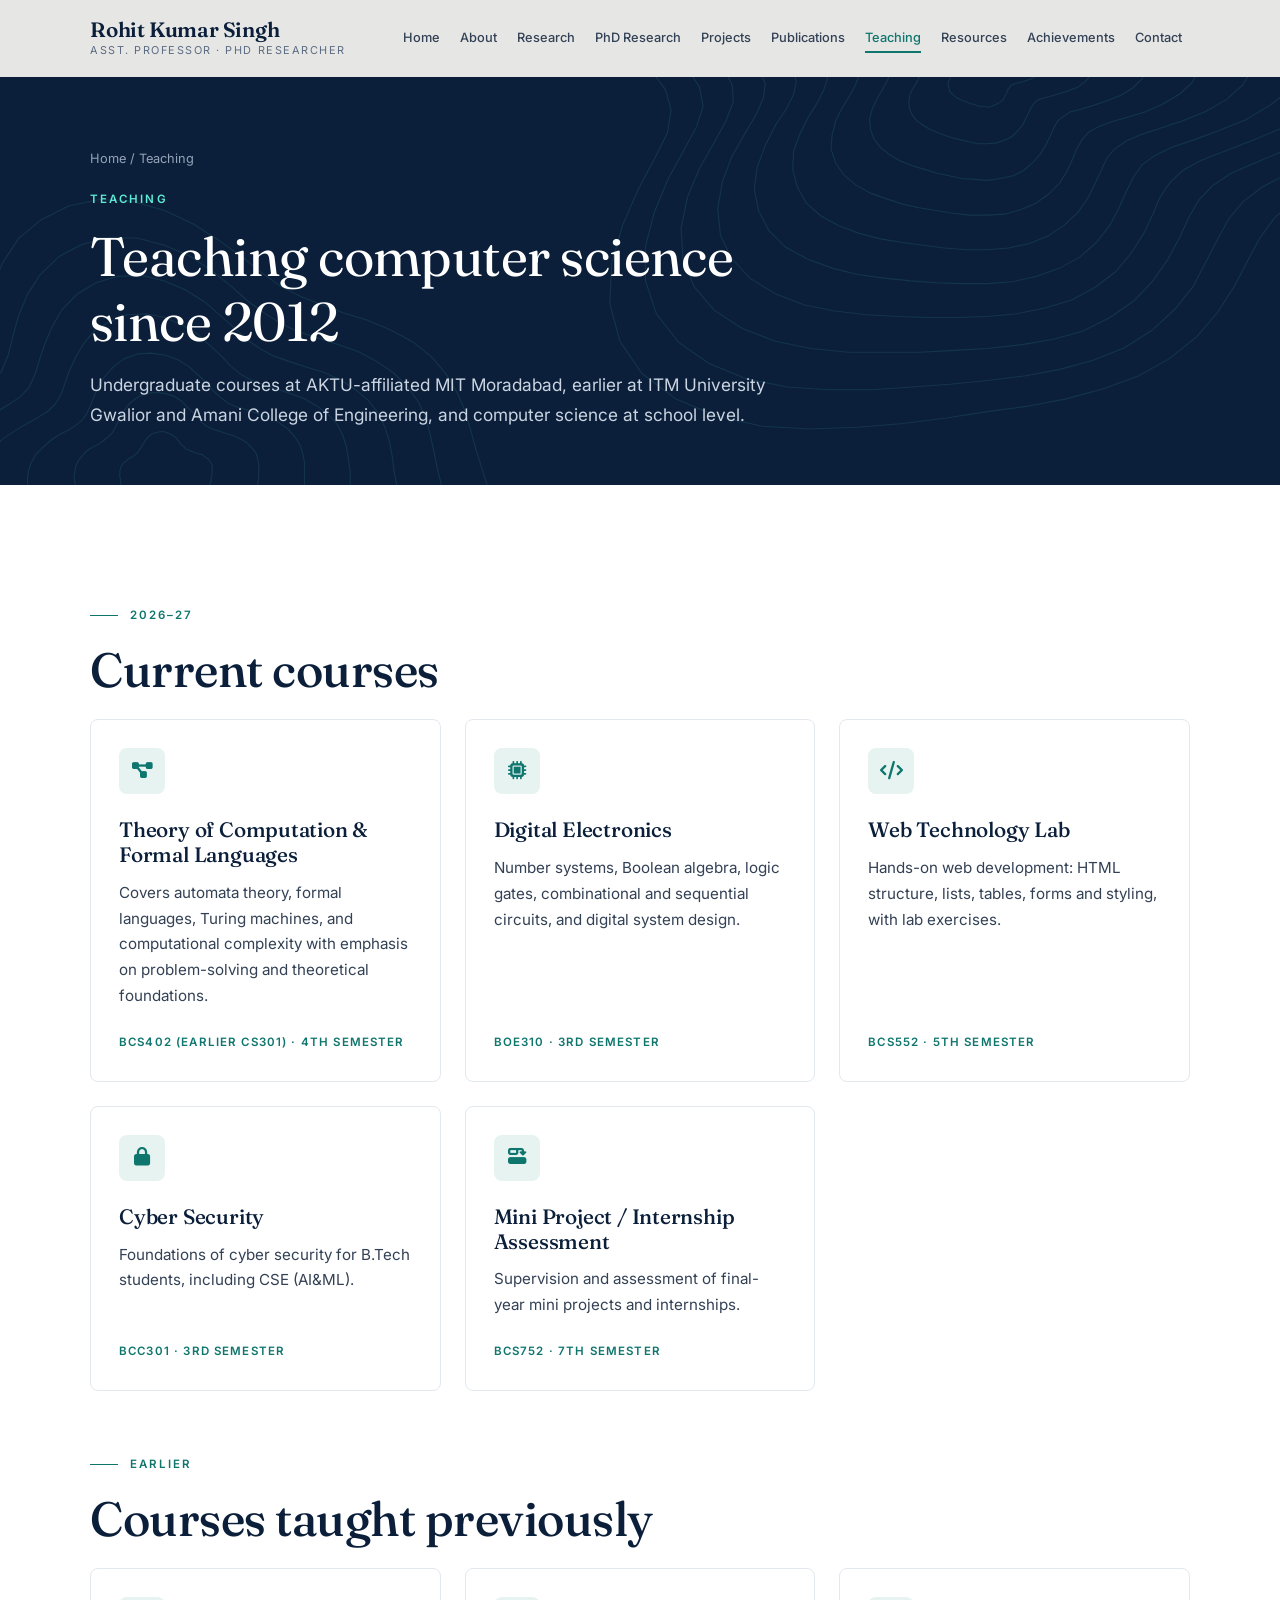
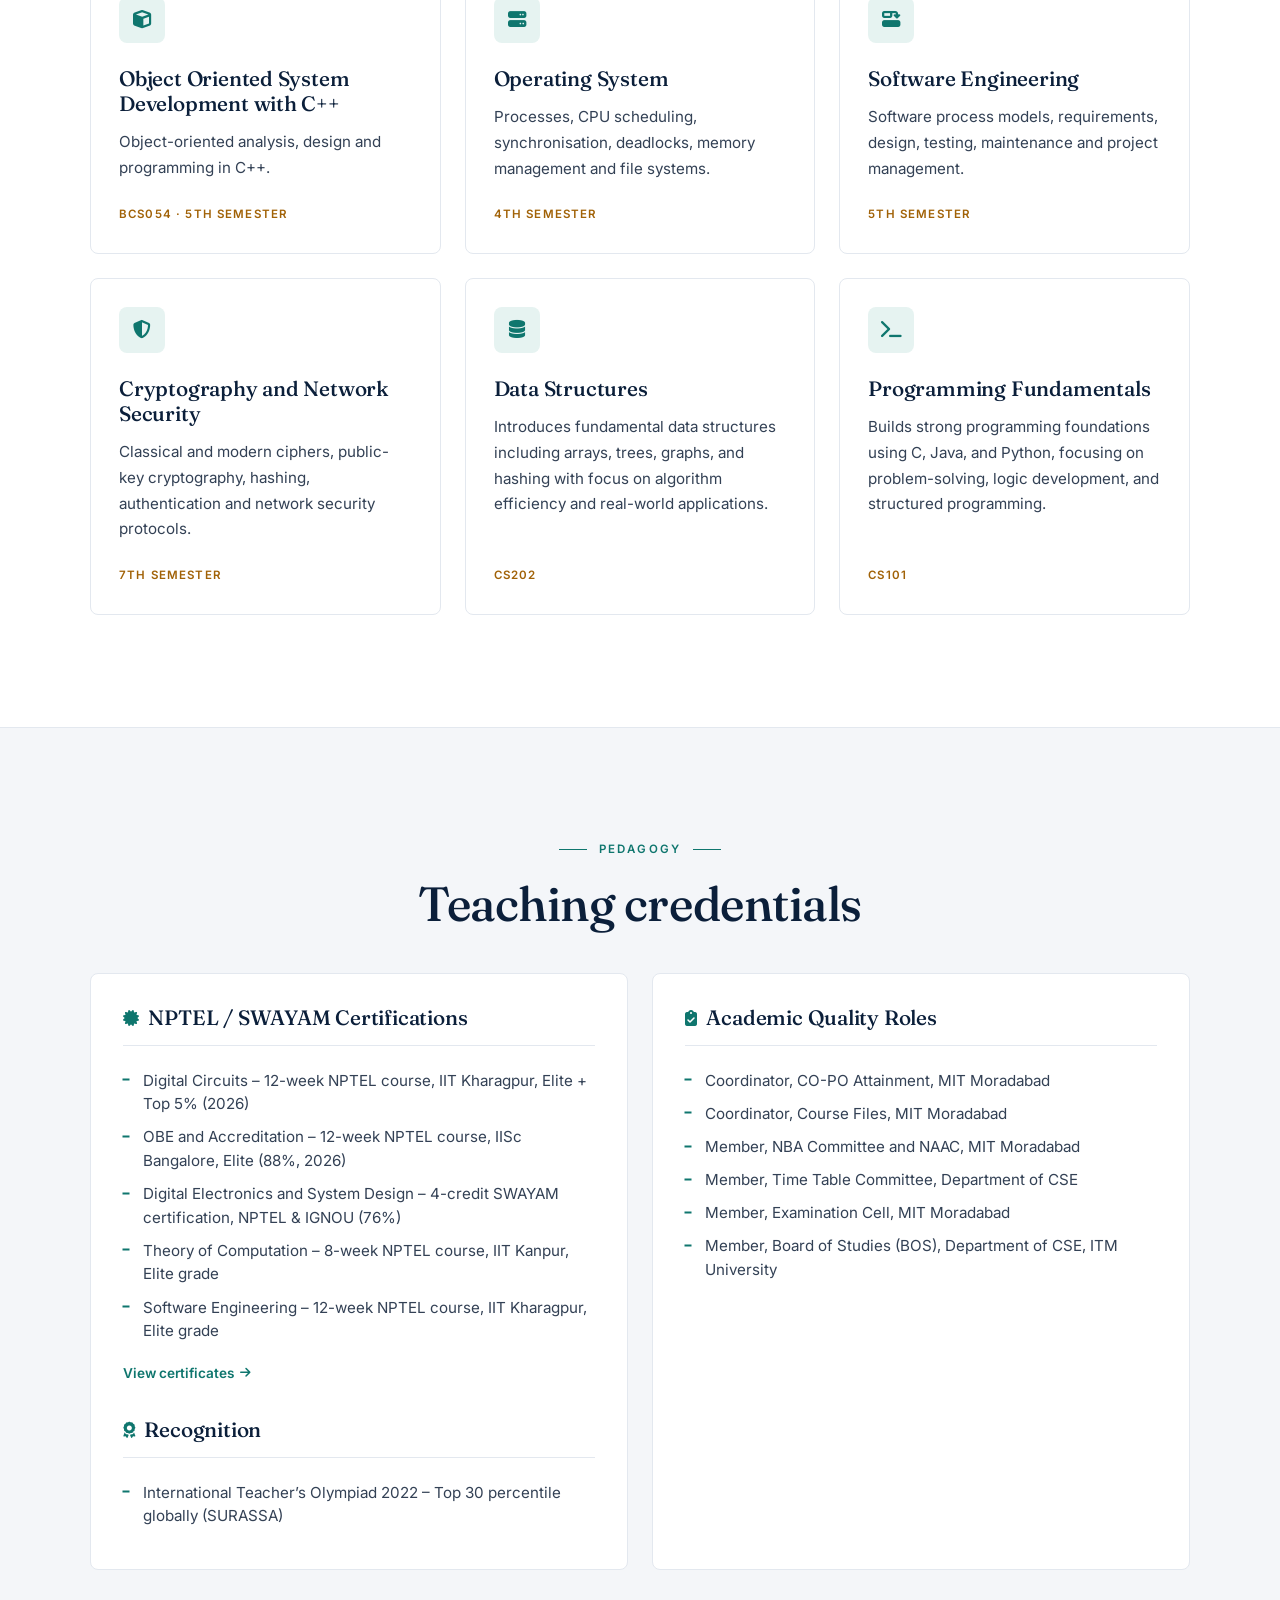
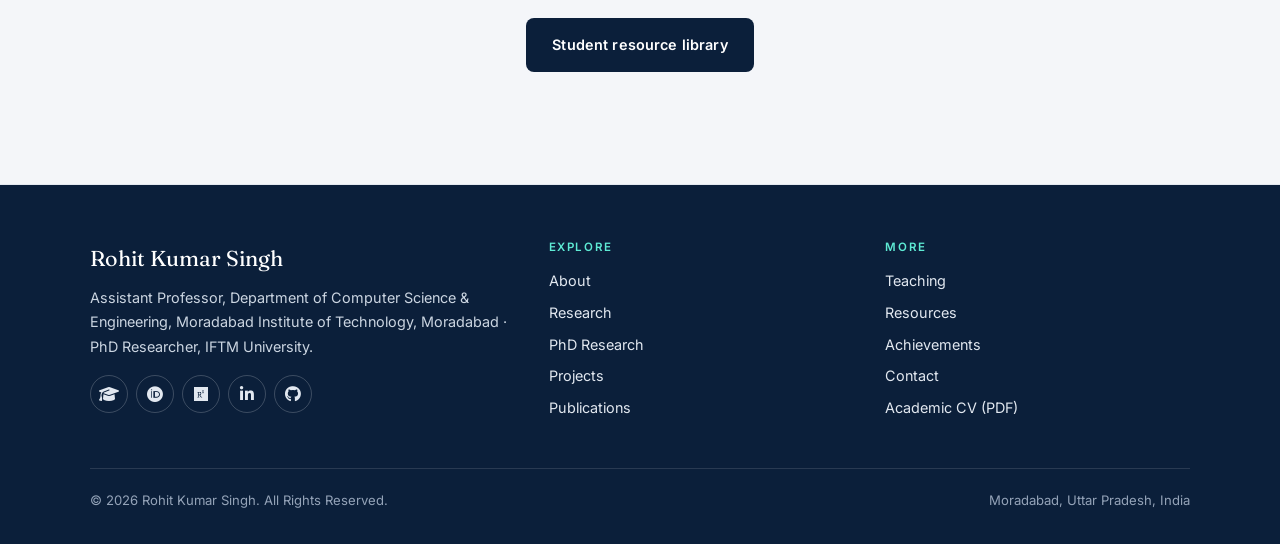
<file: teaching.html>
<!DOCTYPE html>
<html lang="en">
<head>
  <meta charset="UTF-8" />
  <meta name="viewport" content="width=device-width, initial-scale=1.0" />
  <title>Teaching | Rohit Kumar Singh</title>
  <meta name="description" content="Courses taught by Rohit Kumar Singh at MIT Moradabad and earlier institutions, with NPTEL certifications and academic quality roles." />
  <meta name="author" content="Rohit Kumar Singh" />
  <meta name="robots" content="index, follow" />
  <link rel="canonical" href="https://rohittheprofessor.netlify.app/teaching" />
  <meta property="og:type" content="website" />
  <meta property="og:site_name" content="Rohit Kumar Singh – Academic Portfolio" />
  <meta property="og:title" content="Teaching | Rohit Kumar Singh" />
  <meta property="og:description" content="Courses taught by Rohit Kumar Singh at MIT Moradabad and earlier institutions, with NPTEL certifications and academic quality roles." />
  <meta property="og:url" content="https://rohittheprofessor.netlify.app/teaching" />
  <meta property="og:image" content="https://rohittheprofessor.netlify.app/assets/photo.jpg" />
  <meta property="og:locale" content="en_IN" />
  <meta name="twitter:card" content="summary" />
  <meta name="twitter:title" content="Teaching | Rohit Kumar Singh" />
  <meta name="twitter:description" content="Courses taught by Rohit Kumar Singh at MIT Moradabad and earlier institutions, with NPTEL certifications and academic quality roles." />
  <meta name="theme-color" content="#0b1f3a" />
  <link rel="icon" href="data:image/svg+xml,%3Csvg xmlns='http://www.w3.org/2000/svg' viewBox='0 0 64 64'%3E%3Crect width='64' height='64' rx='12' fill='%230b1f3a'/%3E%3Ctext x='32' y='44' font-family='Georgia,serif' font-size='34' fill='%235eead4' text-anchor='middle'%3ERS%3C/text%3E%3C/svg%3E" />
  <link rel="preconnect" href="https://fonts.googleapis.com">
  <link rel="preconnect" href="https://fonts.gstatic.com" crossorigin>
  <link href="https://fonts.googleapis.com/css2?family=Fraunces:ital,opsz,wght@0,9..144,300..700;1,9..144,300..700&family=Inter:wght@400;500;600;700&display=swap" rel="stylesheet">
  <link rel="stylesheet" href="https://cdnjs.cloudflare.com/ajax/libs/font-awesome/6.4.0/css/all.min.css" />
  <link rel="stylesheet" href="/style.css" />
  <script type="application/ld+json">{"@context": "https://schema.org", "@graph": [{"@type": "Person", "@id": "https://rohittheprofessor.netlify.app/#person", "name": "Rohit Kumar Singh", "jobTitle": "Assistant Professor, Computer Science & Engineering", "affiliation": [{"@type": "CollegeOrUniversity", "name": "Moradabad Institute of Technology, Moradabad"}, {"@type": "CollegeOrUniversity", "name": "IFTM University, Moradabad"}], "url": "https://rohittheprofessor.netlify.app/", "image": "https://rohittheprofessor.netlify.app/assets/photo.jpg", "address": {"@type": "PostalAddress", "addressLocality": "Moradabad", "addressRegion": "Uttar Pradesh", "addressCountry": "IN"}, "sameAs": ["https://scholar.google.co.in/citations?user=rX7KQU0AAAAJ&hl=en", "https://orcid.org/0009-0001-3104-0350", "https://www.researchgate.net/profile/Rohit-Singh-220/research", "https://www.linkedin.com/in/rohit-kumar-singh-1ba386183/", "https://github.com/rohittheprofessor"], "knowsAbout": ["Artificial Intelligence", "Machine Learning", "Deep Learning", "Remote Sensing", "Satellite Image Processing", "GIS", "Permafrost Monitoring", "Computer Vision", "Multimodal Learning"]}, {"@type": "WebSite", "@id": "https://rohittheprofessor.netlify.app/#website", "url": "https://rohittheprofessor.netlify.app/", "name": "Rohit Kumar Singh – Academic Portfolio"}]}</script>
</head>
<body data-page="teaching">
  <a class="skip-link" href="#main">Skip to content</a>
  <nav id="navbar" aria-label="Primary">
    <div class="nav-container">
      <a class="brand" href="/" aria-label="Rohit Kumar Singh – home">
        <span class="brand-name">Rohit Kumar Singh</span>
        <span class="brand-sub">Asst. Professor · PhD Researcher</span>
      </a>
      <ul class="nav-links">
          <li><a href="/">Home</a></li>
          <li><a href="/about">About</a></li>
          <li><a href="/research">Research</a></li>
          <li><a href="/phd-research">PhD Research</a></li>
          <li><a href="/projects">Projects</a></li>
          <li><a href="/publications">Publications</a></li>
          <li><a href="/teaching">Teaching</a></li>
          <li><a href="/resources">Resources</a></li>
          <li><a href="/achievements">Achievements</a></li>
          <li><a href="/contact">Contact</a></li>
      </ul>
      <button class="hamburger" type="button" aria-label="Open menu" aria-expanded="false" aria-controls="mobile-menu"><i class="fas fa-bars"></i></button>
    </div>
  </nav>
  <div class="mobile-menu" id="mobile-menu">
    <ul>
          <li><a href="/">Home</a></li>
          <li><a href="/about">About</a></li>
          <li><a href="/research">Research</a></li>
          <li><a href="/phd-research">PhD Research</a></li>
          <li><a href="/projects">Projects</a></li>
          <li><a href="/publications">Publications</a></li>
          <li><a href="/teaching">Teaching</a></li>
          <li><a href="/resources">Resources</a></li>
          <li><a href="/achievements">Achievements</a></li>
          <li><a href="/contact">Contact</a></li>
    </ul>
  </div>
  <main id="main">
    <header class="page-head">
      <svg class="hero-contours" viewBox="0 0 1400 700" preserveAspectRatio="xMidYMid slice" aria-hidden="true"><g fill="none" stroke="currentColor" stroke-width="1.2"><path d="M1137,160 L1136,164 L1134,167 L1130,170 L1125,172 L1120,174 L1115,175 L1111,176 L1108,177 L1105,179 L1104,181 L1102,183 L1101,187 L1099,190 L1097,194 L1093,197 L1089,199 L1085,201 L1080,202 L1075,201 L1070,201 L1066,199 L1061,198 L1057,196 L1053,195 L1049,193 L1045,191 L1042,188 L1039,185 L1038,182 L1037,178 L1037,175 L1039,171 L1040,168 L1042,165 L1044,162 L1044,160 L1044,158 L1043,155 L1041,152 L1038,149 L1036,145 L1035,141 L1035,136 L1036,133 L1038,129 L1042,127 L1047,125 L1052,125 L1058,125 L1063,125 L1068,126 L1072,126 L1076,127 L1080,127 L1084,126 L1088,126 L1092,126 L1096,127 L1100,128 L1104,130 L1107,131 L1110,134 L1113,136 L1115,138 L1118,140 L1122,142 L1125,144 L1129,147 L1132,150 L1135,153 L1137,156 L1137,160 Z"/><path d="M1195,160 L1193,167 L1187,174 L1179,180 L1169,184 L1159,187 L1149,190 L1141,192 L1135,194 L1131,198 L1128,202 L1125,208 L1122,214 L1119,221 L1113,228 L1107,234 L1099,238 L1090,241 L1080,242 L1070,242 L1061,240 L1052,238 L1043,236 L1034,233 L1026,230 L1017,226 L1010,222 L1003,217 L998,211 L995,204 L994,197 L995,189 L998,182 L1002,176 L1005,170 L1008,165 L1009,160 L1008,155 L1005,150 L1000,144 L995,137 L991,129 L989,121 L989,113 L992,105 L997,99 L1005,94 L1015,91 L1026,90 L1036,90 L1046,91 L1055,92 L1064,92 L1072,93 L1080,92 L1088,92 L1096,92 L1104,92 L1113,94 L1120,96 L1127,100 L1133,104 L1139,108 L1144,112 L1150,116 L1156,120 L1163,124 L1171,129 L1178,133 L1186,139 L1191,145 L1195,153 L1195,160 Z"/><path d="M1254,160 L1249,171 L1239,181 L1226,189 L1211,195 L1196,200 L1183,204 L1171,207 L1163,212 L1157,217 L1153,224 L1149,233 L1144,243 L1138,253 L1130,262 L1120,271 L1108,277 L1094,280 L1080,282 L1066,281 L1052,280 L1038,277 L1024,274 L1011,270 L998,266 L985,261 L973,254 L963,246 L956,237 L952,226 L951,215 L954,204 L959,193 L965,183 L970,174 L973,167 L974,160 L971,153 L966,145 L959,136 L951,125 L945,113 L942,101 L942,89 L948,78 L957,69 L969,62 L984,58 L999,56 L1015,56 L1029,57 L1043,58 L1056,58 L1068,58 L1080,57 L1092,56 L1105,57 L1117,58 L1129,61 L1140,65 L1150,70 L1159,76 L1167,83 L1176,89 L1184,95 L1194,101 L1205,106 L1217,113 L1229,120 L1240,128 L1249,138 L1254,149 L1254,160 Z"/><path d="M1312,160 L1304,175 L1291,187 L1273,198 L1253,207 L1233,213 L1216,218 L1202,223 L1191,229 L1184,237 L1178,247 L1173,259 L1167,272 L1159,285 L1147,297 L1133,307 L1117,314 L1099,319 L1080,320 L1061,320 L1042,318 L1024,315 L1005,312 L987,308 L969,302 L952,296 L936,287 L923,276 L914,263 L909,248 L910,233 L914,217 L921,203 L929,190 L935,179 L939,169 L939,160 L934,151 L926,140 L916,127 L906,113 L898,97 L894,81 L896,65 L904,51 L917,39 L934,31 L953,26 L974,23 L994,23 L1013,23 L1031,23 L1047,23 L1064,22 L1080,21 L1097,20 L1113,21 L1130,23 L1145,28 L1159,34 L1172,42 L1184,50 L1195,59 L1206,67 L1218,74 L1232,81 L1248,88 L1265,96 L1282,106 L1296,117 L1307,130 L1313,145 L1312,160 Z"/><path d="M1370,160 L1359,178 L1341,194 L1318,207 L1293,217 L1269,225 L1248,232 L1232,239 L1220,247 L1211,257 L1205,270 L1198,285 L1190,301 L1179,317 L1164,331 L1146,343 L1126,351 L1103,356 L1080,358 L1057,358 L1033,356 L1010,353 L987,350 L963,346 L940,340 L918,332 L898,321 L882,307 L872,289 L867,270 L868,250 L875,231 L884,213 L894,197 L901,183 L905,171 L903,160 L896,148 L885,135 L872,119 L859,100 L850,81 L847,60 L850,41 L861,24 L878,10 L899,0 L923,-6 L948,-9 L973,-10 L996,-11 L1018,-12 L1039,-13 L1059,-15 L1080,-16 L1101,-17 L1122,-16 L1142,-12 L1161,-5 L1178,4 L1194,14 L1208,25 L1222,35 L1236,45 L1252,53 L1271,61 L1291,70 L1314,79 L1335,91 L1354,106 L1367,123 L1372,141 L1370,160 Z"/><path d="M1427,160 L1412,182 L1389,200 L1362,216 L1332,228 L1305,238 L1281,246 L1263,255 L1249,265 L1240,278 L1232,294 L1224,312 L1214,331 L1199,350 L1181,366 L1159,378 L1134,387 L1107,393 L1080,395 L1052,395 L1024,394 L996,392 L967,389 L938,385 L910,378 L883,368 L859,355 L841,337 L830,316 L825,292 L828,268 L837,244 L848,222 L860,204 L868,188 L871,174 L867,160 L857,146 L843,129 L826,110 L812,88 L802,64 L799,40 L805,17 L819,-3 L840,-18 L865,-29 L894,-37 L923,-41 L952,-43 L979,-45 L1005,-47 L1030,-50 L1055,-53 L1080,-55 L1105,-55 L1130,-52 L1155,-46 L1177,-37 L1197,-26 L1215,-13 L1231,-0 L1248,12 L1266,23 L1286,32 L1310,41 L1336,51 L1364,62 L1390,76 L1412,94 L1426,115 L1432,137 L1427,160 Z"/><path d="M1483,160 L1464,185 L1437,207 L1404,224 L1371,238 L1340,250 L1314,260 L1294,271 L1280,284 L1269,300 L1261,319 L1251,340 L1237,362 L1220,382 L1198,399 L1172,413 L1142,422 L1112,428 L1080,431 L1048,432 L1015,432 L982,431 L948,429 L913,425 L879,418 L848,406 L820,389 L800,367 L788,342 L785,313 L790,284 L800,257 L814,232 L827,210 L835,192 L837,176 L830,160 L817,143 L799,123 L780,100 L763,75 L753,47 L751,19 L760,-6 L777,-28 L802,-46 L833,-58 L866,-67 L899,-72 L931,-76 L962,-80 L992,-84 L1021,-88 L1050,-92 L1080,-94 L1110,-93 L1139,-89 L1167,-80 L1192,-68 L1215,-54 L1235,-39 L1254,-24 L1273,-11 L1295,1 L1320,11 L1350,20 L1382,31 L1415,44 L1446,61 L1471,82 L1486,107 L1491,133 L1483,160 Z"/><path d="M1538,160 L1515,188 L1482,213 L1445,233 L1408,248 L1375,262 L1347,274 L1326,288 L1311,304 L1300,323 L1290,345 L1277,369 L1261,392 L1240,414 L1214,432 L1184,447 L1151,456 L1116,462 L1080,466 L1044,468 L1006,470 L968,470 L928,470 L887,466 L848,458 L812,444 L781,424 L759,398 L747,367 L745,334 L752,300 L765,269 L781,241 L794,217 L802,196 L801,178 L792,160 L775,140 L754,117 L732,91 L714,61 L704,30 L704,-1 L716,-29 L737,-53 L766,-72 L801,-87 L837,-97 L874,-104 L910,-110 L945,-115 L978,-121 L1012,-127 L1046,-131 L1080,-133 L1114,-131 L1148,-125 L1179,-114 L1207,-99 L1232,-82 L1255,-64 L1276,-47 L1299,-33 L1325,-21 L1355,-11 L1390,-1 L1429,11 L1467,26 L1502,46 L1530,71 L1546,99 L1549,130 L1538,160 Z"/><path d="M1592,160 L1564,191 L1527,218 L1486,241 L1446,259 L1410,274 L1381,289 L1360,305 L1344,324 L1332,346 L1319,371 L1305,398 L1285,423 L1260,446 L1230,465 L1195,479 L1158,489 L1120,496 L1080,501 L1039,505 L997,508 L953,511 L907,511 L861,508 L816,499 L775,482 L742,459 L718,428 L706,392 L706,354 L716,316 L731,280 L748,249 L762,223 L769,201 L765,180 L752,160 L732,137 L707,111 L683,81 L664,48 L655,13 L658,-20 L673,-51 L698,-78 L731,-98 L769,-114 L810,-126 L850,-135 L889,-144 L927,-152 L964,-160 L1002,-167 L1041,-172 L1080,-173 L1119,-170 L1156,-161 L1191,-146 L1222,-128 L1249,-108 L1273,-88 L1298,-70 L1324,-56 L1355,-44 L1391,-33 L1432,-23 L1477,-10 L1521,8 L1560,31 L1590,59 L1606,91 L1606,126 L1592,160 Z"/><path d="M1644,160 L1611,194 L1570,224 L1526,248 L1483,269 L1446,286 L1416,304 L1394,323 L1378,345 L1364,371 L1350,398 L1332,426 L1309,453 L1279,477 L1245,496 L1207,510 L1166,521 L1124,529 L1080,535 L1035,542 L988,548 L938,552 L886,554 L834,551 L784,540 L739,521 L702,493 L678,458 L667,417 L669,373 L681,331 L698,292 L716,258 L730,230 L734,205 L728,183 L711,160 L687,135 L659,105 L633,71 L615,35 L607,-3 L613,-40 L631,-73 L660,-101 L697,-124 L739,-141 L782,-155 L825,-167 L867,-178 L908,-189 L950,-199 L992,-208 L1036,-213 L1080,-214 L1123,-208 L1165,-196 L1202,-178 L1235,-156 L1265,-133 L1292,-112 L1319,-93 L1350,-78 L1385,-66 L1428,-56 L1476,-45 L1527,-31 L1576,-11 L1619,15 L1649,47 L1665,84 L1663,122 L1644,160 Z"/><path d="M232,600 L232,603 L231,607 L231,610 L230,613 L229,617 L227,620 L225,623 L222,626 L218,628 L213,629 L208,630 L203,629 L198,628 L193,627 L189,626 L186,625 L183,625 L180,626 L177,628 L173,630 L168,633 L163,635 L157,636 L152,636 L146,636 L142,634 L138,631 L135,628 L134,624 L133,620 L132,616 L132,613 L132,610 L131,606 L131,603 L131,600 L132,597 L133,594 L135,591 L138,589 L141,586 L144,585 L147,583 L149,581 L151,579 L153,576 L155,573 L157,570 L159,566 L162,563 L165,560 L170,558 L175,557 L180,557 L185,559 L189,561 L193,564 L196,568 L198,571 L201,573 L203,576 L206,577 L209,578 L213,580 L217,581 L221,582 L225,585 L228,587 L230,590 L232,593 L232,597 L232,600 Z"/><path d="M283,600 L283,607 L282,613 L281,620 L280,627 L278,634 L275,641 L271,647 L264,652 L256,656 L246,658 L236,659 L225,658 L215,656 L206,653 L199,651 L192,650 L186,651 L180,653 L173,657 L165,662 L156,666 L145,670 L134,673 L123,673 L113,671 L104,667 L97,661 L92,655 L88,647 L86,640 L85,633 L84,626 L83,619 L82,613 L81,606 L82,600 L83,594 L86,588 L91,582 L96,577 L103,573 L109,570 L114,566 L119,562 L123,558 L126,552 L129,546 L132,539 L137,532 L143,525 L151,519 L160,515 L170,514 L180,515 L190,518 L198,523 L205,530 L211,536 L217,542 L221,547 L226,551 L232,554 L239,556 L247,559 L255,561 L263,565 L270,569 L275,574 L280,580 L282,587 L283,593 L283,600 Z"/><path d="M333,600 L333,610 L333,620 L333,630 L332,641 L329,652 L325,662 L318,671 L307,679 L294,685 L279,687 L263,688 L247,686 L232,682 L219,679 L207,676 L198,675 L189,677 L180,681 L170,687 L158,694 L143,701 L128,706 L111,709 L95,709 L80,706 L67,700 L57,691 L49,681 L44,671 L40,660 L37,649 L35,639 L32,629 L31,619 L30,610 L31,600 L34,591 L39,582 L47,574 L56,566 L65,560 L75,555 L83,550 L90,544 L95,537 L99,528 L103,518 L108,507 L115,496 L124,486 L136,477 L150,472 L165,471 L180,473 L194,478 L207,486 L218,496 L227,505 L234,513 L242,520 L250,526 L259,530 L270,533 L281,537 L293,541 L305,547 L315,554 L322,562 L328,571 L331,580 L333,590 L333,600 Z"/><path d="M383,600 L383,613 L384,627 L385,641 L384,655 L381,670 L375,684 L365,696 L351,706 L332,713 L311,716 L289,716 L268,713 L248,708 L231,703 L216,700 L204,700 L192,703 L180,709 L166,718 L150,727 L131,736 L110,743 L88,746 L67,745 L47,740 L31,732 L18,720 L8,707 L0,693 L-6,679 L-11,666 L-15,653 L-19,639 L-22,626 L-23,613 L-21,600 L-16,587 L-8,575 L3,565 L16,556 L30,548 L42,541 L53,534 L61,526 L67,516 L71,504 L76,490 L83,475 L92,460 L104,446 L121,436 L139,429 L160,428 L180,432 L199,440 L216,450 L230,463 L242,474 L252,485 L263,494 L274,500 L287,505 L302,510 L317,515 L333,521 L347,529 L359,538 L369,549 L375,561 L379,574 L381,587 L383,600 Z"/><path d="M431,600 L434,616 L436,633 L438,651 L438,670 L435,688 L427,706 L413,721 L394,733 L370,741 L343,744 L315,743 L288,739 L264,733 L243,727 L225,724 L210,725 L195,730 L180,738 L162,750 L142,762 L118,772 L92,780 L65,783 L39,781 L15,774 L-4,763 L-21,749 L-33,733 L-43,716 L-52,699 L-59,683 L-66,666 L-71,650 L-75,633 L-76,617 L-73,600 L-66,584 L-54,569 L-39,557 L-22,546 L-5,536 L10,527 L23,518 L32,508 L38,495 L43,479 L49,461 L57,442 L68,423 L85,406 L105,394 L129,387 L155,386 L180,392 L203,402 L224,415 L241,430 L257,444 L270,456 L284,466 L299,474 L316,480 L334,486 L354,492 L372,500 L389,511 L403,523 L414,537 L421,552 L426,568 L429,584 L431,600 Z"/><path d="M479,600 L484,620 L489,640 L492,662 L493,684 L489,707 L479,728 L462,746 L437,760 L408,769 L374,771 L340,769 L308,764 L279,757 L254,751 L234,748 L216,750 L199,757 L180,768 L158,782 L133,797 L104,809 L73,817 L42,819 L12,816 L-16,807 L-39,793 L-58,776 L-74,758 L-87,738 L-98,719 L-109,700 L-118,680 L-125,661 L-130,641 L-131,620 L-126,600 L-115,581 L-99,564 L-80,548 L-59,536 L-39,525 L-21,514 L-7,503 L2,490 L9,473 L14,453 L20,431 L30,407 L44,385 L65,365 L90,352 L119,345 L150,345 L180,353 L208,365 L232,381 L253,398 L271,414 L289,427 L306,438 L325,447 L346,454 L368,461 L391,469 L412,480 L431,493 L446,508 L458,525 L466,543 L471,562 L475,581 L479,600 Z"/><path d="M528,600 L535,623 L542,647 L548,673 L550,700 L545,726 L532,751 L510,771 L480,787 L444,796 L404,798 L364,795 L327,788 L294,780 L266,775 L242,773 L222,776 L202,786 L180,800 L154,816 L125,832 L91,846 L55,854 L19,855 L-15,850 L-46,839 L-72,823 L-95,804 L-114,783 L-130,761 L-145,739 L-159,717 L-171,695 L-181,672 L-186,648 L-186,624 L-178,600 L-164,578 L-144,558 L-120,541 L-95,526 L-71,513 L-51,501 L-37,488 L-27,471 L-21,451 L-16,427 L-9,400 L3,372 L20,346 L45,325 L75,310 L109,303 L145,305 L180,315 L212,330 L240,348 L265,366 L286,383 L307,398 L329,409 L352,418 L376,427 L402,435 L428,446 L452,459 L472,475 L488,494 L500,514 L509,535 L515,556 L521,578 L528,600 Z"/></g></svg>
      <div class="container">
        <p class="crumbs"><a href="/">Home</a> / Teaching</p>
        <p class="eyebrow">Teaching</p>
        <h1>Teaching computer science since 2012</h1>
        <p class="lede">Undergraduate courses at AKTU-affiliated MIT Moradabad, earlier at ITM University Gwalior and Amani College of Engineering, and computer science at school level.</p>
      </div>
    </header>
    <section class="teaching fade-in">
      <div class="container">
        <span class="section-label">2026–27</span>
        <h2 class="section-title">Current courses</h2>
        <div class="research-grid">
        <div class="card premium-card minimal-padding">
          <div class="card-header-icon"><i class="fas fa-diagram-project"></i></div>
          <h3 class="card-title">Theory of Computation &amp; Formal Languages</h3>
          <p class="card-desc">Covers automata theory, formal languages, Turing machines, and computational complexity with emphasis on problem-solving and theoretical foundations.</p>
          <span class="status-badge active">BCS402 (earlier CS301) · 4th Semester</span>
        </div>
        <div class="card premium-card minimal-padding">
          <div class="card-header-icon"><i class="fas fa-microchip"></i></div>
          <h3 class="card-title">Digital Electronics</h3>
          <p class="card-desc">Number systems, Boolean algebra, logic gates, combinational and sequential circuits, and digital system design.</p>
          <span class="status-badge active">BOE310 · 3rd Semester</span>
        </div>
        <div class="card premium-card minimal-padding">
          <div class="card-header-icon"><i class="fas fa-code"></i></div>
          <h3 class="card-title">Web Technology Lab</h3>
          <p class="card-desc">Hands-on web development: HTML structure, lists, tables, forms and styling, with lab exercises.</p>
          <span class="status-badge active">BCS552 · 5th Semester</span>
        </div>
        <div class="card premium-card minimal-padding">
          <div class="card-header-icon"><i class="fas fa-lock"></i></div>
          <h3 class="card-title">Cyber Security</h3>
          <p class="card-desc">Foundations of cyber security for B.Tech students, including CSE (AI&amp;ML).</p>
          <span class="status-badge active">BCC301 · 3rd Semester</span>
        </div>
        <div class="card premium-card minimal-padding">
          <div class="card-header-icon"><i class="fas fa-diagram-successor"></i></div>
          <h3 class="card-title">Mini Project / Internship Assessment</h3>
          <p class="card-desc">Supervision and assessment of final-year mini projects and internships.</p>
          <span class="status-badge active">BCS752 · 7th Semester</span>
        </div>
        </div>
        <span class="section-label" style="margin-top:4rem">EARLIER</span>
        <h2 class="section-title">Courses taught previously</h2>
        <div class="research-grid">
        <div class="card premium-card minimal-padding">
          <div class="card-header-icon"><i class="fas fa-cube"></i></div>
          <h3 class="card-title">Object Oriented System Development with C++</h3>
          <p class="card-desc">Object-oriented analysis, design and programming in C++.</p>
          <span class="status-badge completed">BCS054 · 5th Semester</span>
        </div>
        <div class="card premium-card minimal-padding">
          <div class="card-header-icon"><i class="fas fa-server"></i></div>
          <h3 class="card-title">Operating System</h3>
          <p class="card-desc">Processes, CPU scheduling, synchronisation, deadlocks, memory management and file systems.</p>
          <span class="status-badge completed">4th Semester</span>
        </div>
        <div class="card premium-card minimal-padding">
          <div class="card-header-icon"><i class="fas fa-diagram-successor"></i></div>
          <h3 class="card-title">Software Engineering</h3>
          <p class="card-desc">Software process models, requirements, design, testing, maintenance and project management.</p>
          <span class="status-badge completed">5th Semester</span>
        </div>
        <div class="card premium-card minimal-padding">
          <div class="card-header-icon"><i class="fas fa-shield-halved"></i></div>
          <h3 class="card-title">Cryptography and Network Security</h3>
          <p class="card-desc">Classical and modern ciphers, public-key cryptography, hashing, authentication and network security protocols.</p>
          <span class="status-badge completed">7th Semester</span>
        </div>
        <div class="card premium-card minimal-padding">
          <div class="card-header-icon"><i class="fas fa-database"></i></div>
          <h3 class="card-title">Data Structures</h3>
          <p class="card-desc">Introduces fundamental data structures including arrays, trees, graphs, and hashing with focus on algorithm efficiency and real-world applications.</p>
          <span class="status-badge completed">CS202</span>
        </div>
        <div class="card premium-card minimal-padding">
          <div class="card-header-icon"><i class="fas fa-terminal"></i></div>
          <h3 class="card-title">Programming Fundamentals</h3>
          <p class="card-desc">Builds strong programming foundations using C, Java, and Python, focusing on problem-solving, logic development, and structured programming.</p>
          <span class="status-badge completed">CS101</span>
        </div>
        </div>
      </div>
    </section>

    <section class="bg-light fade-in">
      <div class="container">
        <span class="section-label text-center-block">PEDAGOGY</span>
        <h2 class="section-title text-center">Teaching credentials</h2>
        <div class="info-grid">
          <div class="info-card">
            <h3><i class="fas fa-certificate"></i> NPTEL / SWAYAM Certifications</h3>
            <ul class="tick-list">
              <li>Digital Circuits – 12-week NPTEL course, IIT Kharagpur, Elite + Top 5% (2026)</li>
              <li>OBE and Accreditation – 12-week NPTEL course, IISc Bangalore, Elite (88%, 2026)</li>
              <li>Digital Electronics and System Design – 4-credit SWAYAM certification, NPTEL &amp; IGNOU (76%)</li>
              <li>Theory of Computation – 8-week NPTEL course, IIT Kanpur, Elite grade</li>
              <li>Software Engineering – 12-week NPTEL course, IIT Kharagpur, Elite grade</li>
            </ul>
            <p style="margin-top:1rem"><a class="paper-link" href="/achievements#certificates">View certificates <i class="fas fa-arrow-right"></i></a></p>
            <h3 style="margin-top:2rem"><i class="fas fa-award"></i> Recognition</h3>
            <ul class="tick-list"><li>International Teacher’s Olympiad 2022 – Top 30 percentile globally (SURASSA)</li></ul>
          </div>
          <div class="info-card">
            <h3><i class="fas fa-clipboard-check"></i> Academic Quality Roles</h3>
            <ul class="tick-list">
              <li>Coordinator, CO-PO Attainment, MIT Moradabad</li>
              <li>Coordinator, Course Files, MIT Moradabad</li>
              <li>Member, NBA Committee and NAAC, MIT Moradabad</li>
              <li>Member, Time Table Committee, Department of CSE</li>
              <li>Member, Examination Cell, MIT Moradabad</li>
              <li>Member, Board of Studies (BOS), Department of CSE, ITM University</li>
            </ul>
          </div>
        </div>
        <div class="text-center" style="margin-top:3rem">
          <a class="btn btn-primary" href="/resources">Student resource library</a>
        </div>
      </div>
    </section>

  </main>
  <footer class="site-footer">
    <div class="container">
      <div class="footer-grid">
        <div>
          <div class="footer-brand">Rohit Kumar Singh</div>
          <p>Assistant Professor, Department of Computer Science &amp; Engineering, Moradabad Institute of Technology, Moradabad · PhD Researcher, IFTM University.</p>
          <div class="footer-social">
            <a href="https://scholar.google.co.in/citations?user=rX7KQU0AAAAJ&hl=en" target="_blank" rel="noopener noreferrer" aria-label="Google Scholar"><i class="fas fa-graduation-cap"></i></a>
            <a href="https://orcid.org/0009-0001-3104-0350" target="_blank" rel="noopener noreferrer" aria-label="ORCID"><i class="fab fa-orcid"></i></a>
            <a href="https://www.researchgate.net/profile/Rohit-Singh-220/research" target="_blank" rel="noopener noreferrer" aria-label="ResearchGate"><i class="fab fa-researchgate"></i></a>
            <a href="https://www.linkedin.com/in/rohit-kumar-singh-1ba386183/" target="_blank" rel="noopener noreferrer" aria-label="LinkedIn"><i class="fab fa-linkedin-in"></i></a>
            <a href="https://github.com/rohittheprofessor" target="_blank" rel="noopener noreferrer" aria-label="GitHub"><i class="fab fa-github"></i></a>
          </div>
        </div>
        <div><h4>Explore</h4><ul><li><a href="/about">About</a></li><li><a href="/research">Research</a></li><li><a href="/phd-research">PhD Research</a></li><li><a href="/projects">Projects</a></li><li><a href="/publications">Publications</a></li></ul></div>
        <div><h4>More</h4><ul><li><a href="/teaching">Teaching</a></li><li><a href="/resources">Resources</a></li><li><a href="/achievements">Achievements</a></li><li><a href="/contact">Contact</a></li><li><a href="/assets/cv.pdf" target="_blank" rel="noopener">Academic CV (PDF)</a></li></ul></div>
      </div>
      <div class="footer-bottom">
        <span>&copy; <span class="js-year">2026</span> Rohit Kumar Singh. All Rights Reserved.</span>
        <span>Moradabad, Uttar Pradesh, India</span>
      </div>
    </div>
  </footer>
  <div id="imageModal" class="img-modal" role="dialog" aria-label="Certificate preview">
    <button class="close-modal" type="button" aria-label="Close preview">&times;</button>
    <img class="modal-content" id="modalImg" alt="">
  </div>
  <script src="/script.js"></script>
</body>
</html>
</file>
<file: style.css>
/* =========================================================
   Rohit Kumar Singh — Academic Portfolio
   Editorial / scholarly theme
   ========================================================= */

:root {
  --paper: #ffffff;
  --paper-2: #f4f6f9;       /* light grey */
  --card: #ffffff;
  --ink: #0b1f3a;           /* deep navy */
  --ink-2: #334155;
  --muted: #5b6b82;
  --rule: #e3e8ef;
  --rule-strong: #cbd5e1;
  --accent: #0f766e;        /* subtle teal */
  --accent-2: #0b5a54;
  --accent-soft: #e6f3f1;
  --navy: #0b1f3a;
  --navy-2: #12305a;
  --gold: #a16207;
  --gold-soft: #fbf1dc;

  --serif: 'Fraunces', 'Iowan Old Style', Georgia, serif;
  --sans: 'Inter', system-ui, -apple-system, 'Segoe UI', sans-serif;

  --max: 1180px;
  --gutter: clamp(16px, 4vw, 40px);
  --section: clamp(64px, 9vw, 112px);
  --radius: 8px;
  --ease: cubic-bezier(0.2, 0.7, 0.2, 1);
}

*, *::before, *::after { margin: 0; padding: 0; box-sizing: border-box; }
html { scroll-behavior: smooth; -webkit-text-size-adjust: 100%; }
body {
  font-family: var(--sans);
  font-size: 16px;
  line-height: 1.7;
  color: var(--ink-2);
  background: var(--paper);
  -webkit-font-smoothing: antialiased;
  text-rendering: optimizeLegibility;
}
img { max-width: 100%; display: block; }
a { color: inherit; text-decoration: none; transition: color .2s var(--ease), background .2s var(--ease), border-color .2s var(--ease); }
ul, ol { list-style: none; }
em { font-style: italic; }
strong { color: var(--ink); font-weight: 600; }
::selection { background: var(--accent); color: #fff; }
:focus-visible { outline: 2px solid var(--accent); outline-offset: 3px; border-radius: 2px; }

h1, h2, h3, h4 { font-family: var(--serif); color: var(--ink); font-weight: 500; line-height: 1.2; letter-spacing: -0.01em; font-optical-sizing: auto; }
p { color: var(--ink-2); }

.container { width: 100%; max-width: var(--max); margin: 0 auto; padding: 0 var(--gutter); }
section { padding: var(--section) 0; position: relative; }
.section-container { display: flex; flex-direction: column; }
.bg-light { background: var(--paper-2); border-top: 1px solid var(--rule); border-bottom: 1px solid var(--rule); }
.text-center { text-align: center; }
.text-center-block { display: block; text-align: center; }
.mt-large { margin-top: 3rem; }
.mt-3 { margin-top: 2rem; }
.mt-2 { margin-top: 1.25rem; }
.page-header-padding { height: 76px; }

/* ---------- Section headings ---------- */
.section-label {
  display: inline-flex; align-items: center; gap: .75rem;
  font-family: var(--sans); font-size: .72rem; font-weight: 600;
  letter-spacing: .18em; text-transform: uppercase; color: var(--accent);
  margin-bottom: 1rem;
}
.section-label::before { content: ''; width: 28px; height: 1px; background: currentColor; }
.text-center-block.section-label, .text-center .section-label { display: flex; justify-content: center; }
.text-center-block.section-label::after, .text-center .section-label::after { content: ''; width: 28px; height: 1px; background: currentColor; }
.section-title { font-size: clamp(2rem, 4.2vw, 3rem); margin-bottom: 1.25rem; }
.lead-text { font-family: var(--serif); font-size: clamp(1.15rem, 2vw, 1.35rem); line-height: 1.6; color: var(--ink); font-weight: 400; margin-bottom: 1.5rem; }
.section-intro { max-width: 720px; margin: 0 auto; text-align: center; color: var(--muted); font-size: 1.05rem; }
.subsection-title { font-size: 1.3rem; margin: 2.5rem 0 1rem; }

/* ---------- Buttons ---------- */
.btn {
  display: inline-flex; align-items: center; justify-content: center; gap: .55rem;
  padding: .85rem 1.6rem; border-radius: var(--radius);
  font-family: var(--sans); font-size: .9rem; font-weight: 600; letter-spacing: .01em;
  border: 1px solid transparent; cursor: pointer; white-space: nowrap;
  transition: background .2s var(--ease), color .2s var(--ease), border-color .2s var(--ease), transform .2s var(--ease);
}
.btn-primary { background: var(--accent); color: #fff; }
.btn-primary:hover { background: var(--accent-2); }
.btn-outline, .btn-outline-light { border-color: var(--ink); color: var(--ink); background: transparent; }
.btn-outline:hover, .btn-outline-light:hover { background: var(--ink); color: var(--paper); }
.btn-block { width: 100%; }
.btn:active { transform: translateY(1px); }
.button-group { display: flex; gap: .75rem; justify-content: center; flex-wrap: wrap; }

/* ---------- Navigation ---------- */
nav#navbar {
  position: fixed; inset: 0 0 auto 0; z-index: 1000;
  background: rgba(250, 248, 243, .92);
  backdrop-filter: saturate(140%) blur(10px); -webkit-backdrop-filter: saturate(140%) blur(10px);
  border-bottom: 1px solid transparent;
  transition: border-color .3s var(--ease), box-shadow .3s var(--ease);
}
nav#navbar.scrolled { border-bottom-color: var(--rule); box-shadow: 0 1px 0 rgba(28, 26, 23, .02); }
.nav-container { max-width: var(--max); margin: 0 auto; padding: 0 var(--gutter); height: 76px; display: flex; align-items: center; justify-content: space-between; gap: 1.5rem; }
.brand { display: flex; flex-direction: column; line-height: 1.1; }
.brand-name { font-family: var(--serif); font-size: 1.3rem; font-weight: 600; color: var(--ink); letter-spacing: -0.01em; }
.brand-sub { font-size: .68rem; letter-spacing: .14em; text-transform: uppercase; color: var(--muted); margin-top: 3px; }
.nav-links { display: flex; align-items: center; gap: .25rem; }
.nav-links a {
  position: relative; display: block; padding: .5rem .7rem;
  font-size: .86rem; font-weight: 500; color: var(--ink-2);
}
.nav-links a::after {
  content: ''; position: absolute; left: .7rem; right: .7rem; bottom: .25rem; height: 1.5px;
  background: var(--accent); transform: scaleX(0); transform-origin: left; transition: transform .25s var(--ease);
}
.nav-links a:hover { color: var(--accent); }
.nav-links a.active { color: var(--accent); }
.nav-links a.active::after, .nav-links a:hover::after { transform: scaleX(1); }
.hamburger { display: none; width: 44px; height: 44px; align-items: center; justify-content: center; font-size: 1.25rem; color: var(--ink); cursor: pointer; border-radius: var(--radius); }
.hamburger:hover { background: var(--paper-2); }

.mobile-menu {
  position: fixed; inset: 76px 0 0 0; z-index: 999; background: var(--paper);
  padding: 2rem var(--gutter); overflow-y: auto;
  opacity: 0; pointer-events: none; transform: translateY(-8px);
  transition: opacity .25s var(--ease), transform .25s var(--ease);
}
.mobile-menu.active { opacity: 1; pointer-events: auto; transform: none; }
.mobile-menu li { border-bottom: 1px solid var(--rule); }
.mobile-menu a { display: block; padding: 1rem 0; font-family: var(--serif); font-size: 1.5rem; color: var(--ink); }
.mobile-menu a.active { color: var(--accent); font-style: italic; }

@media (max-width: 1080px) {
  .nav-links { display: none; }
  .hamburger { display: inline-flex; }
}

/* ---------- Home hero ---------- */
.hero { padding: calc(76px + clamp(48px, 7vw, 96px)) 0 clamp(56px, 7vw, 96px); position: relative; overflow: hidden; border-bottom: 1px solid var(--rule); }
.hero-contours { position: absolute; inset: 0; width: 100%; height: 100%; pointer-events: none; color: var(--accent); opacity: .12; }
.hero-grid { position: relative; display: grid; grid-template-columns: 1.35fr 1fr; gap: clamp(2rem, 6vw, 5.5rem); align-items: center; }
.hero-eyebrow { font-size: .75rem; letter-spacing: .18em; text-transform: uppercase; color: var(--accent); font-weight: 600; margin-bottom: 1.25rem; }
.hero-title { font-size: clamp(2.8rem, 7vw, 5.4rem); font-weight: 400; line-height: 1.02; letter-spacing: -0.025em; margin-bottom: 1.5rem; }
.hero-title em { color: var(--accent); }
.hero-tagline { font-family: var(--serif); font-style: italic; font-size: clamp(1.15rem, 2.2vw, 1.45rem); color: var(--ink-2); line-height: 1.55; max-width: 34ch; margin-bottom: 2.25rem; }
.hero-cta { display: flex; gap: .75rem; flex-wrap: wrap; }
.hero-meta { display: flex; flex-wrap: wrap; gap: .5rem 1.5rem; margin-top: 2rem; font-size: .88rem; color: var(--muted); }
.hero-meta a { display: inline-flex; align-items: center; gap: .45rem; }
.hero-meta a:hover { color: var(--accent); }
.hero-portrait { position: relative; }
.hero-portrait figure { background: var(--card); padding: 12px 12px 0; border: 1px solid var(--rule); border-radius: 4px; box-shadow: 0 30px 60px -30px rgba(28, 26, 23, .25); transform: rotate(1.2deg); }
.hero-portrait img { width: 100%; height: auto; aspect-ratio: 4 / 5; object-fit: cover; border-radius: 2px; }
.hero-portrait figcaption { font-family: var(--serif); font-style: italic; font-size: .95rem; color: var(--muted); padding: .8rem .25rem 1rem; text-align: center; }

@media (max-width: 860px) {
  .hero-grid { grid-template-columns: 1fr; }
  .hero-portrait { max-width: 260px; order: -1; }
  .hero-portrait figcaption { font-size: .85rem; }
  .hero-portrait figure { transform: none; }
}

/* ---------- Stats ---------- */
.stats-strip { padding: 0; background: var(--paper); border-bottom: 1px solid var(--rule); }
.stats-grid { display: grid; grid-template-columns: repeat(4, 1fr); }
.stats-grid > div { padding: 2.25rem 1rem; text-align: center; border-left: 1px solid var(--rule); }
.stats-grid > div:first-child { border-left: 0; }
.stat-num { font-family: var(--serif); font-size: clamp(2.2rem, 4vw, 3rem); font-weight: 400; color: var(--ink); line-height: 1; }
.stat-label { margin-top: .6rem; font-size: .72rem; letter-spacing: .14em; text-transform: uppercase; color: var(--muted); }
@media (max-width: 700px) {
  .stats-grid { grid-template-columns: repeat(2, 1fr); }
  .stats-grid > div:nth-child(3) { border-left: 0; }
  .stats-grid > div:nth-child(n+3) { border-top: 1px solid var(--rule); }
}

/* ---------- Cards ---------- */
.research-grid { display: grid; grid-template-columns: repeat(3, 1fr); gap: 1.5rem; }
.card, .premium-card {
  background: var(--card); border: 1px solid var(--rule); border-radius: var(--radius);
  padding: 2rem; display: flex; flex-direction: column; height: 100%;
  transition: border-color .25s var(--ease), box-shadow .25s var(--ease);
}
.premium-card:hover { border-color: var(--rule-strong); box-shadow: 0 18px 40px -28px rgba(28, 26, 23, .35); }
.premium-card.minimal-padding { padding: 1.75rem; }
.card-icon, .card-header-icon {
  width: 46px; height: 46px; border-radius: var(--radius);
  display: inline-flex; align-items: center; justify-content: center;
  background: var(--accent-soft); color: var(--accent); font-size: 1.15rem; margin-bottom: 1.5rem;
}
.card-title { font-size: 1.3rem; margin-bottom: .75rem; }
.card-desc { font-size: .95rem; color: var(--ink-2); margin-bottom: 1.5rem; flex-grow: 1; }
.card-footer { margin-top: auto; padding-top: 1rem; border-top: 1px solid var(--rule); }
.status-badge { display: inline-flex; align-items: center; gap: .45rem; font-size: .72rem; font-weight: 600; letter-spacing: .1em; text-transform: uppercase; color: var(--muted); }
.status-badge i { font-size: .6rem; }
.status-badge.active { color: var(--accent); }
.status-badge.completed { color: var(--gold); }
.card-link { margin-top: auto; font-size: .9rem; font-weight: 600; color: var(--accent); display: inline-flex; gap: .4rem; align-items: center; }
@media (max-width: 1000px) { .research-grid { grid-template-columns: repeat(2, 1fr); } }
@media (max-width: 640px) { .research-grid { grid-template-columns: 1fr; } }

/* ---------- Publications ---------- */
.academic-list { display: flex; flex-direction: column; border-top: 1px solid var(--ink); }
.academic-row { display: grid; grid-template-columns: 84px 1fr; gap: 1.75rem; padding: 1.6rem 0; border-bottom: 1px solid var(--rule); }
.academic-year { font-family: var(--serif); font-style: italic; font-size: 1.25rem; color: var(--accent); line-height: 1.4; }
.paper-title { font-size: 1.18rem; font-weight: 500; line-height: 1.35; margin-bottom: .45rem; }
.paper-authors { font-size: .92rem; color: var(--ink-2); margin-bottom: .2rem; }
.paper-venue { font-size: .88rem; color: var(--muted); margin-bottom: .6rem; }
.paper-link { font-size: .85rem; font-weight: 600; color: var(--accent); display: inline-flex; align-items: center; gap: .4rem; border-bottom: 1px solid transparent; }
.paper-link:hover { border-bottom-color: var(--accent); }
.paper-link i { font-size: .75rem; transition: transform .2s var(--ease); }
.paper-link:hover i { transform: translateX(3px); }
.pub-tag { display: inline-block; vertical-align: middle; margin-left: .45rem; padding: .1rem .5rem; border-radius: 3px; font-family: var(--sans); font-size: .62rem; font-weight: 700; letter-spacing: .1em; text-transform: uppercase; }
.pub-tag.ieee { background: var(--accent-soft); color: var(--accent-2); }
.pub-tag.scopus { background: var(--gold-soft); color: #854d0e; }
.pub-group-title { display: flex; align-items: baseline; gap: .75rem; font-size: 1.6rem; margin: 3.5rem 0 1rem; }
.pub-group-title i { display: none; }
.pub-group-title .count { font-family: var(--sans); font-size: .8rem; color: var(--muted); font-weight: 500; }
.pub-group-title .count::before { content: '('; } .pub-group-title .count::after { content: ')'; }
.pub-filter { display: flex; flex-wrap: wrap; gap: .5rem; margin-top: 1.75rem; }
.pub-filter button { font: inherit; font-size: .85rem; font-weight: 500; padding: .5rem 1rem; border-radius: 999px; border: 1px solid var(--rule-strong); background: transparent; color: var(--ink-2); cursor: pointer; transition: all .2s var(--ease); }
.pub-filter button:hover { border-color: var(--ink); color: var(--ink); }
.pub-filter button.on { background: var(--ink); border-color: var(--ink); color: var(--paper); }
.academic-row.hidden, .pub-group-title.hidden { display: none; }
.publications-footer { text-align: center; }
.publications-footer p { color: var(--muted); margin-bottom: 1rem; }
@media (max-width: 640px) {
  .academic-row { grid-template-columns: 1fr; gap: .25rem; padding: 1.25rem 0; }
  .academic-year { font-size: 1rem; }
}

/* ---------- About ---------- */
.about-grid { display: grid; grid-template-columns: 1.3fr 1fr; gap: clamp(2rem, 6vw, 5rem); align-items: start; }
.about-text p { margin-bottom: 1.15rem; font-size: 1.02rem; }
.about-text .lead-text { font-size: clamp(1.15rem, 2vw, 1.35rem); }
.about-image-wrapper { position: sticky; top: 100px; background: var(--card); padding: 12px; border: 1px solid var(--rule); border-radius: 4px; box-shadow: 0 30px 60px -36px rgba(28, 26, 23, .35); }
.about-image { width: 100%; aspect-ratio: 4 / 5; object-fit: cover; border-radius: 2px; }
.pill-group { display: flex; flex-wrap: wrap; gap: .5rem; }
.pill-badge { padding: .4rem .9rem; border-radius: 999px; border: 1px solid var(--rule-strong); background: var(--card); font-size: .85rem; color: var(--ink-2); }
@media (max-width: 860px) {
  .about-grid { grid-template-columns: 1fr; }
  .about-image-wrapper { position: static; max-width: 280px; order: -1; }
}

/* ---------- Info cards / timelines ---------- */
.info-grid { display: grid; grid-template-columns: 1fr 1fr; gap: 1.5rem; margin-top: 2.5rem; }
.info-card { background: var(--card); border: 1px solid var(--rule); border-radius: var(--radius); padding: 2rem; }
.info-card h3 { display: flex; align-items: center; gap: .6rem; font-size: 1.3rem; margin-bottom: 1.4rem; padding-bottom: .9rem; border-bottom: 1px solid var(--rule); }
.info-card h3 i { color: var(--accent); font-size: 1rem; }
@media (max-width: 860px) { .info-grid { grid-template-columns: 1fr; } }

.mini-timeline li { position: relative; padding: 0 0 1.35rem 1.5rem; border-left: 1px solid var(--rule-strong); }
.mini-timeline li:last-child { padding-bottom: 0; border-left-color: transparent; }
.mini-timeline li::before { content: ''; position: absolute; left: -5px; top: 7px; width: 9px; height: 9px; border-radius: 50%; background: var(--paper); border: 2px solid var(--accent); }
.mini-timeline .mt-when { font-size: .72rem; font-weight: 600; letter-spacing: .1em; text-transform: uppercase; color: var(--accent); }
.mini-timeline .mt-what { font-family: var(--serif); font-size: 1.08rem; color: var(--ink); line-height: 1.35; margin: .15rem 0; display: flex; align-items: center; }
.mini-timeline .mt-where { font-size: .88rem; color: var(--muted); }
.edu-logo { width: 24px; height: 24px; object-fit: contain; margin-right: .5rem; border-radius: 50%; background: #fff; flex-shrink: 0; }
.logo-row { display: flex; flex-wrap: wrap; gap: .75rem; margin-top: 1.25rem; align-items: center; }
.logo-row img { height: 44px; width: auto; padding: 4px 6px; background: #fff; border: 1px solid var(--rule); border-radius: 4px; filter: grayscale(.2); }

.tick-list li { position: relative; padding-left: 1.25rem; margin-bottom: .6rem; font-size: .95rem; color: var(--ink-2); line-height: 1.55; }
.tick-list li::before { content: ''; position: absolute; left: 0; top: .7em; width: 6px; height: 1px; background: var(--accent); box-shadow: 0 0 0 .5px var(--accent); }
.tick-list a { color: var(--accent); border-bottom: 1px solid var(--accent-soft); }
.tick-list a:hover { border-bottom-color: var(--accent); }

details.more { margin-top: .9rem; }
details.more summary { display: inline-flex; align-items: center; gap: .35rem; cursor: pointer; list-style: none; font-size: .85rem; font-weight: 600; color: var(--accent); }
details.more summary::-webkit-details-marker { display: none; }
details.more summary::after { content: '+'; font-size: 1rem; line-height: 1; }
details.more[open] summary::after { content: '−'; }
.fdp-list { counter-reset: fdp; margin-top: 1rem; border-top: 1px solid var(--rule); }
.fdp-list li { counter-increment: fdp; display: grid; grid-template-columns: 2.25rem 1fr; padding: .6rem 0; border-bottom: 1px solid var(--rule); font-size: .88rem; color: var(--ink-2); line-height: 1.5; }
.fdp-list li::before { content: counter(fdp, decimal-leading-zero); font-family: var(--serif); font-style: italic; color: var(--accent); }

/* ---------- CV ---------- */
.cv-panel .lead-text { max-width: 640px; margin: 0 auto 2rem; }
.cv-embed-wrapper { width: 100%; max-width: 1000px; margin: 0 auto 1.75rem; border: 1px solid var(--rule); border-radius: var(--radius); background: var(--card); overflow: hidden; box-shadow: 0 30px 60px -40px rgba(28, 26, 23, .4); }
.cv-object { display: block; width: 100%; height: 72vh; min-height: 480px; border: 0; }
.cv-embed-fallback { min-height: 280px; display: flex; flex-direction: column; align-items: center; justify-content: center; gap: 1rem; padding: 2rem; text-align: center; }
@media (max-width: 640px) { .cv-object { height: 60vh; min-height: 380px; } }

/* ---------- Achievements timeline ---------- */
.achievements { background: var(--paper); }
.timeline-wrapper { display: flex; justify-content: center; }
.timeline { position: relative; width: 100%; max-width: 760px; margin-top: 3rem; padding-left: 2rem; border-left: 1px solid var(--rule-strong); }
.timeline-item { position: relative; margin-bottom: 2.25rem; }
.timeline-item:last-child { margin-bottom: 0; }
.timeline-item::before { content: ''; position: absolute; left: calc(-2rem - 6px); top: 6px; width: 11px; height: 11px; border-radius: 50%; background: var(--paper); border: 2px solid var(--accent); }
.timeline-year { font-family: var(--serif); font-style: italic; font-size: 1.05rem; color: var(--accent); margin-bottom: .6rem; }
.timeline-card, .premium-glass { background: var(--card); border: 1px solid var(--rule); border-radius: var(--radius); padding: 1.6rem 1.75rem; }
.timeline-card p { font-size: .95rem; margin: .35rem 0; }
.card-header { display: flex; align-items: center; gap: .7rem; margin-bottom: .75rem; }
.card-header i { color: var(--accent); font-size: 1rem; }
.card-header h3 { font-size: 1.3rem; }
.badge { display: inline-block; margin-top: .75rem; padding: .15rem .65rem; border-radius: 999px; font-size: .68rem; font-weight: 700; letter-spacing: .1em; text-transform: uppercase; }
.badge.success { background: var(--accent-soft); color: var(--accent-2); }
.badge.ongoing { background: var(--gold-soft); color: #854d0e; }
.achievement-img { width: 100%; margin-top: 1rem; border-radius: 4px; border: 1px solid var(--rule); cursor: zoom-in; transition: opacity .2s var(--ease); }
.achievement-img:hover { opacity: .92; }
@media (max-width: 640px) { .timeline { padding-left: 1.25rem; } .timeline-item::before { left: calc(-1.25rem - 6px); } }

.img-modal { display: none; position: fixed; inset: 0; z-index: 2000; padding: 4rem var(--gutter); background: rgba(28, 26, 23, .92); overflow: auto; }
.modal-content { margin: 0 auto; max-width: min(1000px, 100%); max-height: 85vh; object-fit: contain; border-radius: 4px; }
.close-modal { position: fixed; top: 1rem; right: 1.25rem; color: #fff; font-size: 2.25rem; line-height: 1; cursor: pointer; }

/* ---------- Contact ---------- */
.contact { background: var(--paper); }
.full-width-grid { display: grid; grid-template-columns: 1fr 1fr; gap: clamp(2rem, 6vw, 5rem); align-items: start; }
.contact-info-wrapper .section-title { margin-bottom: 1rem; }
.light-title { color: var(--ink); }
.light-label { color: var(--accent); }
.contact-lead { font-family: var(--serif); font-size: 1.2rem; color: var(--ink-2); margin-bottom: 2rem; max-width: 30ch; }
.contact-list { border-top: 1px solid var(--rule); margin-bottom: 2rem; }
.contact-list li { display: grid; grid-template-columns: 2rem 1fr; align-items: start; padding: .9rem 0; border-bottom: 1px solid var(--rule); font-size: .95rem; color: var(--ink-2); word-break: break-word; }
.contact-list i { color: var(--accent); margin-top: .3rem; }
.contact-list a:hover { color: var(--accent); }
.social-circles { display: flex; flex-wrap: wrap; gap: .5rem; }
.social-circles a { width: 44px; height: 44px; display: inline-flex; align-items: center; justify-content: center; border: 1px solid var(--rule-strong); border-radius: 50%; color: var(--ink-2); }
.social-circles a:hover { background: var(--ink); border-color: var(--ink); color: var(--paper); }
.contact-form-wrapper, .glass-card { background: var(--card); border: 1px solid var(--rule); border-radius: var(--radius); padding: clamp(1.5rem, 4vw, 2.5rem); }
.form-group { display: flex; flex-direction: column; gap: .4rem; margin-bottom: 1.25rem; }
.form-group label { font-size: .72rem; font-weight: 600; letter-spacing: .12em; text-transform: uppercase; color: var(--muted); }
.form-group input, .form-group textarea { width: 100%; padding: .8rem .9rem; font: inherit; font-size: .95rem; color: var(--ink); background: var(--paper); border: 1px solid var(--rule-strong); border-radius: var(--radius); transition: border-color .2s var(--ease), box-shadow .2s var(--ease); }
.form-group input:focus, .form-group textarea:focus { outline: none; border-color: var(--accent); box-shadow: 0 0 0 3px var(--accent-soft); }
@media (max-width: 860px) { .full-width-grid { grid-template-columns: 1fr; } }

/* ---------- Footer ---------- */
.minimal-footer { background: var(--ink); color: #b9b2a6; padding: 3rem 0; }
.footer-flex { display: flex; align-items: center; justify-content: space-between; gap: 1.5rem; flex-wrap: wrap; font-size: .85rem; }
.footer-brand { font-family: var(--serif); font-size: 1.2rem; color: var(--paper); }
.minimal-footer p { color: #b9b2a6; }
.footer-social-mini { display: flex; gap: .5rem; }
.footer-social-mini a { width: 38px; height: 38px; display: inline-flex; align-items: center; justify-content: center; border: 1px solid #3a3631; border-radius: 50%; color: #d6cfc3; }
.footer-social-mini a:hover { background: var(--paper); color: var(--ink); border-color: var(--paper); }

/* ---------- Motion ---------- */
.fade-in { opacity: 0; transform: translateY(16px); transition: opacity .7s var(--ease), transform .7s var(--ease); }
.fade-in.visible { opacity: 1; transform: none; }
@media (prefers-reduced-motion: reduce) {
  html { scroll-behavior: auto; }
  .fade-in { opacity: 1; transform: none; transition: none; }
  * { transition: none !important; }
}

/* ---------- Print ---------- */
@media print {
  nav#navbar, .mobile-menu, .hamburger, .pub-filter, .minimal-footer, .hero-cta, .cv-panel { display: none !important; }
  body { background: #fff; }
  .fade-in { opacity: 1; transform: none; }
}

/* ---------- Software project cards ---------- */
.code-card-top { display: flex; align-items: flex-start; justify-content: space-between; gap: 1rem; }
.code-kind { font-size: .68rem; font-weight: 600; letter-spacing: .12em; text-transform: uppercase; color: var(--muted); border: 1px solid var(--rule-strong); border-radius: 999px; padding: .2rem .65rem; white-space: nowrap; }
.code-card .card-desc { margin-bottom: 1.1rem; }
.tech-tags { display: flex; flex-wrap: wrap; gap: .35rem; margin-bottom: 1.25rem; }
.tech-tags span { font-size: .74rem; padding: .18rem .55rem; border-radius: 3px; background: var(--paper-2); border: 1px solid var(--rule); color: var(--ink-2); }
.code-card .card-link { padding-top: 1rem; border-top: 1px solid var(--rule); width: 100%; }
.code-card .card-link .fa-arrow-right { font-size: .75rem; margin-left: auto; transition: transform .2s var(--ease); }
.code-card .card-link:hover .fa-arrow-right { transform: translateX(3px); }

/* ---------- Certificate gallery ---------- */
.cert-grid { display: grid; grid-template-columns: repeat(3, 1fr); gap: 1.5rem; }
.cert-card { background: var(--card); border: 1px solid var(--rule); border-radius: var(--radius); overflow: hidden; display: flex; flex-direction: column; transition: border-color .25s var(--ease), box-shadow .25s var(--ease); }
.cert-card:hover { border-color: var(--rule-strong); box-shadow: 0 18px 40px -28px rgba(28, 26, 23, .35); }
.cert-card .achievement-img { margin: 0; border: 0; border-bottom: 1px solid var(--rule); border-radius: 0; aspect-ratio: 1400 / 990; height: auto; object-fit: cover; background: #fff; }
.cert-card figcaption { padding: 1.25rem 1.4rem 1.4rem; display: flex; flex-direction: column; flex: 1; }
.cert-card h3 { font-size: 1.15rem; margin-bottom: .35rem; }
.cert-meta { font-size: .85rem; color: var(--muted); margin-bottom: .9rem; }
.cert-card .tech-tags { margin-bottom: 1rem; }
.cert-card .card-link { margin-top: auto; }
.cert-card .card-link i { font-size: .7rem; }
.cert-placeholder { aspect-ratio: 1400 / 990; display: flex; flex-direction: column; align-items: center; justify-content: center; gap: .75rem; background: var(--accent-soft); color: var(--accent); border-bottom: 1px solid var(--rule); }
.cert-placeholder i { font-size: 2.5rem; }
.cert-placeholder span { font-family: var(--serif); font-size: 1.2rem; color: var(--accent-2); }
@media (max-width: 1000px) { .cert-grid { grid-template-columns: repeat(2, 1fr); } }
@media (max-width: 640px) { .cert-grid { grid-template-columns: 1fr; } }
.cert-subhead { font-size: 1.5rem; margin: 3.5rem 0 1.25rem; padding-bottom: .75rem; border-bottom: 1px solid var(--rule); }
.cert-card .achievement-img[src*="edige"] { object-fit: contain; }
.cert-card .achievement-img { object-fit: contain; background: var(--paper-2); }

/* =========================================================
   v2 additions — premium academic layout
   ========================================================= */
.skip-link { position: absolute; left: -999px; top: 8px; z-index: 3000; background: var(--navy); color: #fff; padding: .6rem 1rem; border-radius: var(--radius); }
.skip-link:focus { left: 8px; }
.btn-primary { background: var(--navy); }
.btn-primary:hover { background: var(--navy-2); }
.btn-teal { background: var(--accent); color: #fff; }
.btn-teal:hover { background: var(--accent-2); }
.btn-ghost-light { border-color: rgba(255,255,255,.45); color: #fff; background: transparent; }
.btn-ghost-light:hover { background: #fff; color: var(--navy); border-color: #fff; }
.hamburger { border: 0; background: transparent; }
.nav-links a { font-size: .82rem; padding: .5rem .55rem; }
.nav-links a::after { left: .55rem; right: .55rem; }
@media (max-width: 1240px) { .nav-links { display: none; } .hamburger { display: inline-flex; } }

/* Page header (inner pages) */
.page-head { padding: calc(76px + clamp(40px, 6vw, 72px)) 0 clamp(36px, 5vw, 56px); background: var(--navy); color: #fff; position: relative; overflow: hidden; }
.page-head .hero-contours { color: #5eead4; opacity: .10; }
.page-head .container { position: relative; }
.page-head .eyebrow { font-size: .72rem; letter-spacing: .18em; text-transform: uppercase; color: #5eead4; font-weight: 600; margin-bottom: .9rem; }
.page-head h1 { color: #fff; font-size: clamp(2.1rem, 5vw, 3.4rem); font-weight: 400; max-width: 22ch; }
.page-head p.lede { color: #cbd5e1; font-size: 1.08rem; max-width: 62ch; margin-top: 1rem; }
.crumbs { font-size: .8rem; color: #94a3b8; margin-bottom: 1.25rem; }
.crumbs a:hover { color: #fff; }

/* Home hero (navy) */
.hero { background: var(--navy); border-bottom: 0; }
.hero .hero-contours { color: #5eead4; opacity: .12; }
.hero-title, .hero-tagline { color: #fff; }
.hero-title em { color: #5eead4; }
.hero-tagline { color: #dbe4ee; max-width: 40ch; }
.hero-eyebrow { color: #5eead4; }
.hero-intro { color: #cbd5e1; max-width: 56ch; margin: -1rem 0 2rem; }
.hero-meta { color: #94a3b8; }
.hero-meta a:hover { color: #fff; }
.hero-portrait figure { background: #fff; border-color: rgba(255,255,255,.2); box-shadow: 0 40px 80px -40px rgba(0,0,0,.6); }
.hero .btn-outline { border-color: rgba(255,255,255,.5); color: #fff; }
.hero .btn-outline:hover { background: #fff; color: var(--navy); }
.hero-affil { display: flex; flex-wrap: wrap; gap: .5rem 1.25rem; margin-bottom: 1.4rem; color: #cbd5e1; font-size: .92rem; }
.hero-affil span { display: inline-flex; align-items: center; gap: .45rem; }
.hero-affil i { color: #5eead4; }

/* Stats */
.stats-strip { background: #fff; }
.stat-note { text-align: center; font-size: .78rem; color: var(--muted); padding: .9rem 0 1.4rem; }

/* Identity cards */
.identity-grid { display: grid; grid-template-columns: repeat(3, 1fr); gap: 1.5rem; }
.identity { background: var(--card); border: 1px solid var(--rule); border-top: 3px solid var(--accent); border-radius: var(--radius); padding: 1.9rem; }
.identity h3 { font-size: 1.3rem; margin: .9rem 0 .6rem; }
.identity p { font-size: .95rem; }
.identity .card-icon { margin-bottom: 0; }
@media (max-width: 900px) { .identity-grid { grid-template-columns: 1fr; } }

/* Highlights list */
.highlights { border-top: 1px solid var(--ink); }
.highlights li { display: grid; grid-template-columns: 130px 1fr; gap: 1.5rem; padding: 1.1rem 0; border-bottom: 1px solid var(--rule); }
.highlights .hl-date { font-family: var(--serif); font-style: italic; color: var(--accent); }
.highlights .hl-text { color: var(--ink-2); }
.highlights .hl-text strong { color: var(--ink); }
@media (max-width: 640px) { .highlights li { grid-template-columns: 1fr; gap: .2rem; } }

/* Status chips */
.chip { display: inline-flex; align-items: center; gap: .35rem; font-size: .68rem; font-weight: 700; letter-spacing: .08em; text-transform: uppercase; padding: .2rem .6rem; border-radius: 999px; border: 1px solid transparent; white-space: nowrap; }
.chip-published { background: var(--accent-soft); color: var(--accent-2); }
.chip-accepted { background: #e0ecff; color: #1e3a8a; }
.chip-presented { background: #f1f5f9; color: #334155; border-color: var(--rule-strong); }
.chip-in-prep, .chip-proposed { background: var(--gold-soft); color: #854d0e; }
.chip-ongoing { background: #fef3c7; color: #92400e; }
.verify-tag { display: inline-block; font-size: .66rem; font-weight: 700; letter-spacing: .06em; text-transform: uppercase; background: #fff7ed; color: #9a3412; border: 1px dashed #fdba74; border-radius: 4px; padding: .1rem .45rem; margin-left: .4rem; vertical-align: middle; }

/* Generic prose blocks */
.prose { max-width: 760px; }
.prose p { margin-bottom: 1.1rem; font-size: 1.02rem; }
.prose h3 { font-size: 1.35rem; margin: 2rem 0 .8rem; }
.prose ul { list-style: disc; padding-left: 1.3rem; margin-bottom: 1.1rem; }
.prose li { margin-bottom: .45rem; }
.two-col { display: grid; grid-template-columns: 1fr 1fr; gap: clamp(1.5rem, 4vw, 3rem); align-items: start; }
@media (max-width: 860px) { .two-col { grid-template-columns: 1fr; } }
.section-head { margin-bottom: 2rem; }
.section-head .section-title { margin-bottom: .6rem; }

/* Research workflow */
.workflow { display: flex; flex-wrap: wrap; align-items: stretch; gap: .5rem; counter-reset: wf; }
.workflow li { counter-increment: wf; flex: 1 1 140px; position: relative; background: #fff; border: 1px solid var(--rule); border-radius: var(--radius); padding: 1rem 1rem 1rem 1rem; font-size: .9rem; color: var(--ink); font-weight: 500; }
.workflow li::before { content: counter(wf, decimal-leading-zero); display: block; font-family: var(--serif); font-style: italic; color: var(--accent); font-size: .95rem; margin-bottom: .3rem; }
.workflow li:not(:last-child)::after { content: '\2192'; position: absolute; right: -.45rem; top: 50%; transform: translate(50%, -50%); color: var(--accent); font-size: 1rem; background: var(--paper-2); width: 1rem; text-align: center; z-index: 1; }
@media (max-width: 760px) { .workflow li { flex-basis: 100%; } .workflow li:not(:last-child)::after { content: '\2193'; right: 50%; top: auto; bottom: -.75rem; transform: translateX(50%); } }

.data-grid { display: grid; grid-template-columns: repeat(auto-fill, minmax(210px, 1fr)); gap: 1rem; }
.data-item { background: #fff; border: 1px solid var(--rule); border-radius: var(--radius); padding: 1.1rem 1.2rem; }
.data-item h4 { font-family: var(--sans); font-size: .95rem; font-weight: 600; color: var(--ink); margin-bottom: .3rem; display: flex; gap: .5rem; align-items: center; }
.data-item h4 i { color: var(--accent); }
.data-item p { font-size: .86rem; color: var(--muted); }

.model-card { background: #fff; border: 1px solid var(--rule); border-radius: var(--radius); padding: 1.8rem; display: flex; flex-direction: column; gap: .7rem; }
.model-card h3 { font-size: 1.35rem; }
.model-card .model-sub { color: var(--muted); font-size: .92rem; }

.placeholder-box { border: 2px dashed var(--rule-strong); border-radius: var(--radius); background: #fff; padding: 2rem; text-align: center; color: var(--muted); }
.placeholder-box i { font-size: 1.8rem; color: var(--rule-strong); margin-bottom: .6rem; display: block; }

/* Project cards (detailed) */
.project { display: grid; grid-template-columns: 1.1fr 1fr; gap: clamp(1.5rem, 4vw, 3rem); padding: 3rem 0; border-top: 1px solid var(--rule); }
.project:first-of-type { border-top: 0; padding-top: 0; }
.project h2 { font-size: clamp(1.6rem, 3vw, 2.1rem); margin: .5rem 0 .8rem; }
.project dl { display: grid; grid-template-columns: 130px 1fr; gap: .55rem 1rem; margin-top: 1rem; font-size: .93rem; }
.project dt { font-weight: 600; color: var(--ink); font-size: .78rem; letter-spacing: .08em; text-transform: uppercase; padding-top: .15rem; }
.project dd { color: var(--ink-2); }
.project .shot { border: 1px solid var(--rule); border-radius: var(--radius); overflow: hidden; background: var(--paper-2); }
.project .shot img { width: 100%; height: auto; }
.project-links { display: flex; flex-wrap: wrap; gap: .6rem; margin-top: 1.3rem; }
@media (max-width: 900px) { .project { grid-template-columns: 1fr; } .project dl { grid-template-columns: 1fr; gap: .15rem; } .project dd { margin-bottom: .6rem; } }

/* Publications database */
.pub-tools { display: grid; grid-template-columns: 1.6fr repeat(3, 1fr); gap: .75rem; margin-top: 2rem; }
.pub-tools input, .pub-tools select { width: 100%; font: inherit; font-size: .92rem; padding: .7rem .85rem; border: 1px solid var(--rule-strong); border-radius: var(--radius); background: #fff; color: var(--ink); }
.pub-tools input:focus, .pub-tools select:focus { outline: none; border-color: var(--accent); box-shadow: 0 0 0 3px var(--accent-soft); }
.pub-count { font-size: .85rem; color: var(--muted); margin: 1rem 0 0; }
@media (max-width: 860px) { .pub-tools { grid-template-columns: 1fr 1fr; } .pub-tools .pub-search { grid-column: 1 / -1; } }
.pub-item { padding: 1.4rem 0; border-bottom: 1px solid var(--rule); display: grid; grid-template-columns: 84px 1fr; gap: 1.5rem; }
.pub-item .academic-year { font-size: 1.15rem; }
.pub-meta { display: flex; flex-wrap: wrap; gap: .4rem; margin-bottom: .55rem; }
.pub-actions { display: flex; flex-wrap: wrap; gap: 1rem; margin-top: .6rem; align-items: center; }
.pub-actions button { font: inherit; font-size: .85rem; font-weight: 600; color: var(--accent); background: none; border: 0; cursor: pointer; display: inline-flex; gap: .4rem; align-items: center; padding: 0; }
.pub-actions button:hover { color: var(--accent-2); }
.pub-note { font-size: .85rem; color: var(--muted); font-style: italic; }
.pub-empty { padding: 2rem 0; color: var(--muted); display: none; }
.pub-section-title { font-size: 1.5rem; margin: 3rem 0 .5rem; padding-bottom: .6rem; border-bottom: 1px solid var(--ink); display: flex; gap: .7rem; align-items: baseline; }
.pub-section-title .count { font-family: var(--sans); font-size: .8rem; color: var(--muted); }
@media (max-width: 640px) { .pub-item { grid-template-columns: 1fr; gap: .2rem; } }
.toast { position: fixed; left: 50%; bottom: 24px; transform: translateX(-50%) translateY(20px); background: var(--navy); color: #fff; padding: .7rem 1.1rem; border-radius: var(--radius); font-size: .9rem; opacity: 0; pointer-events: none; transition: all .25s var(--ease); z-index: 3000; }
.toast.show { opacity: 1; transform: translateX(-50%); }

/* Certificate filters */
.cert-filters { display: flex; flex-wrap: wrap; gap: .5rem; align-items: center; margin: 1.5rem 0 0; }
.cert-filters button { font: inherit; font-size: .85rem; font-weight: 500; padding: .45rem .95rem; border-radius: 999px; border: 1px solid var(--rule-strong); background: #fff; color: var(--ink-2); cursor: pointer; }
.cert-filters button.on { background: var(--navy); border-color: var(--navy); color: #fff; }
.cert-filters select { font: inherit; font-size: .85rem; padding: .45rem .8rem; border-radius: 999px; border: 1px solid var(--rule-strong); background: #fff; }
.cert-card.hidden, .cert-group.hidden { display: none; }
.cert-actions { display: flex; gap: 1rem; margin-top: auto; padding-top: .8rem; }
.cert-actions a, .cert-actions button { font: inherit; font-size: .85rem; font-weight: 600; color: var(--accent); background: none; border: 0; cursor: pointer; display: inline-flex; gap: .35rem; align-items: center; padding: 0; }

/* Leadership timeline */
.lead-timeline { border-left: 1px solid var(--rule-strong); padding-left: 2rem; margin-top: 2rem; }
.lead-block { position: relative; margin-bottom: 2.4rem; }
.lead-block::before { content: ''; position: absolute; left: calc(-2rem - 6px); top: 6px; width: 11px; height: 11px; border-radius: 50%; background: var(--paper); border: 2px solid var(--accent); }
.lead-when { font-family: var(--serif); font-style: italic; color: var(--accent); }
.lead-block h3 { font-size: 1.3rem; margin: .2rem 0 .8rem; }

/* Resource library */
.res-table { width: 100%; border-collapse: collapse; background: #fff; border: 1px solid var(--rule); border-radius: var(--radius); overflow: hidden; }
.res-table th, .res-table td { text-align: left; padding: .9rem 1rem; border-bottom: 1px solid var(--rule); font-size: .93rem; vertical-align: top; }
.res-table th { background: var(--paper-2); font-size: .72rem; letter-spacing: .1em; text-transform: uppercase; color: var(--muted); }
.res-table tr:last-child td { border-bottom: 0; }
.table-wrap { overflow-x: auto; }
@media (max-width: 640px) { .res-table thead { display: none; } .res-table, .res-table tbody, .res-table tr, .res-table td { display: block; width: 100%; } .res-table tr { border-bottom: 1px solid var(--rule); padding: .6rem 0; } .res-table td { border: 0; padding: .3rem 1rem; } .res-table td::before { content: attr(data-label); display: block; font-size: .68rem; letter-spacing: .1em; text-transform: uppercase; color: var(--muted); } }

/* Collaboration */
.collab-grid { display: grid; grid-template-columns: repeat(3, 1fr); gap: 1rem; margin-top: 1.5rem; }
.collab-grid div { background: #fff; border: 1px solid var(--rule); border-radius: var(--radius); padding: 1.2rem; font-size: .93rem; color: var(--ink-2); }
.collab-grid i { color: var(--accent); margin-right: .45rem; }
@media (max-width: 860px) { .collab-grid { grid-template-columns: 1fr; } }
.form-status { margin-top: .8rem; font-size: .9rem; }
.hp { position: absolute; left: -9999px; }

/* Blog */
.draft-banner { background: #fff7ed; border: 1px solid #fdba74; color: #9a3412; padding: .8rem 1rem; border-radius: var(--radius); font-size: .9rem; margin-bottom: 2rem; }
.post-list li { padding: 1.5rem 0; border-bottom: 1px solid var(--rule); }
.post-list h2 { font-size: 1.5rem; margin-bottom: .4rem; }
.post-meta { font-size: .82rem; color: var(--muted); margin-bottom: .6rem; }

/* Footer v2 */
.site-footer { background: var(--navy); color: #cbd5e1; padding: 3.5rem 0 2rem; }
.footer-grid { display: grid; grid-template-columns: 1.4fr 1fr 1fr; gap: 2rem; }
.site-footer h4 { font-family: var(--sans); font-size: .72rem; letter-spacing: .14em; text-transform: uppercase; color: #5eead4; margin-bottom: .9rem; font-weight: 600; }
.site-footer a { color: #e2e8f0; }
.site-footer a:hover { color: #5eead4; }
.site-footer li { margin-bottom: .45rem; font-size: .9rem; }
.site-footer p { color: #cbd5e1; font-size: .9rem; }
.footer-brand { font-family: var(--serif); font-size: 1.35rem; color: #fff; margin-bottom: .5rem; }
.footer-bottom { border-top: 1px solid rgba(255,255,255,.12); margin-top: 2.5rem; padding-top: 1.3rem; display: flex; justify-content: space-between; flex-wrap: wrap; gap: 1rem; font-size: .82rem; color: #94a3b8; }
.footer-social { display: flex; gap: .5rem; margin-top: 1rem; }
.footer-social a { width: 38px; height: 38px; display: inline-flex; align-items: center; justify-content: center; border: 1px solid rgba(255,255,255,.2); border-radius: 50%; }
.footer-social a:hover { background: #fff; color: var(--navy); }
@media (max-width: 760px) { .footer-grid { grid-template-columns: 1fr; } }

/* 404 */
.notfound { min-height: 60vh; display: flex; align-items: center; }
.stats-6 { grid-template-columns: repeat(6, 1fr); }
@media (max-width: 1000px) { .stats-6 { grid-template-columns: repeat(3, 1fr); } .stats-6 > div:nth-child(4) { border-left: 0; } .stats-6 > div:nth-child(n+4) { border-top: 1px solid var(--rule); } }
@media (max-width: 560px) { .stats-6 { grid-template-columns: repeat(2, 1fr); } .stats-6 > div { border-left: 1px solid var(--rule); } .stats-6 > div:nth-child(odd) { border-left: 0; } .stats-6 > div:nth-child(n+3) { border-top: 1px solid var(--rule); } }
.stat-label { line-height: 1.3; }
.hero-cta .btn { padding: .8rem 1.25rem; }
.info-grid-3 { grid-template-columns: repeat(3, 1fr); }
@media (max-width: 960px) { .info-grid-3 { grid-template-columns: 1fr; } }
.nav-links a { white-space: nowrap; font-size: .8rem; padding: .5rem .5rem; }
.nav-links a::after { left: .5rem; right: .5rem; }
.brand-sub { white-space: nowrap; }
.pub-tag.scie, .pub-tag.q1 { background: #e0ecff; color: #1e3a8a; }

/* study-area facts */
.fact-list{list-style:none;margin:1.5rem 0 0;padding:0;border-top:1px solid var(--rule)}
.fact-list li{display:grid;grid-template-columns:11rem 1fr;gap:1rem;padding:.85rem 0;border-bottom:1px solid var(--rule);color:var(--ink);font-weight:500}
.fact-list li span{font-size:.75rem;letter-spacing:.08em;text-transform:uppercase;color:var(--muted);font-weight:600;padding-top:.15rem}
@media (max-width:560px){.fact-list li{grid-template-columns:1fr;gap:.2rem}}
.project.no-shot{grid-template-columns:1fr;max-width:820px}
.study-map{margin:0;background:var(--paper,#fff);border:1px solid var(--rule);border-radius:var(--radius);padding:clamp(.6rem,2vw,1.2rem)}
.study-map img{width:100%;height:auto;display:block;cursor:zoom-in;border-radius:4px}
.study-map figcaption{font-size:.9rem;color:var(--ink-2);margin-top:.9rem;line-height:1.6}
</file>
